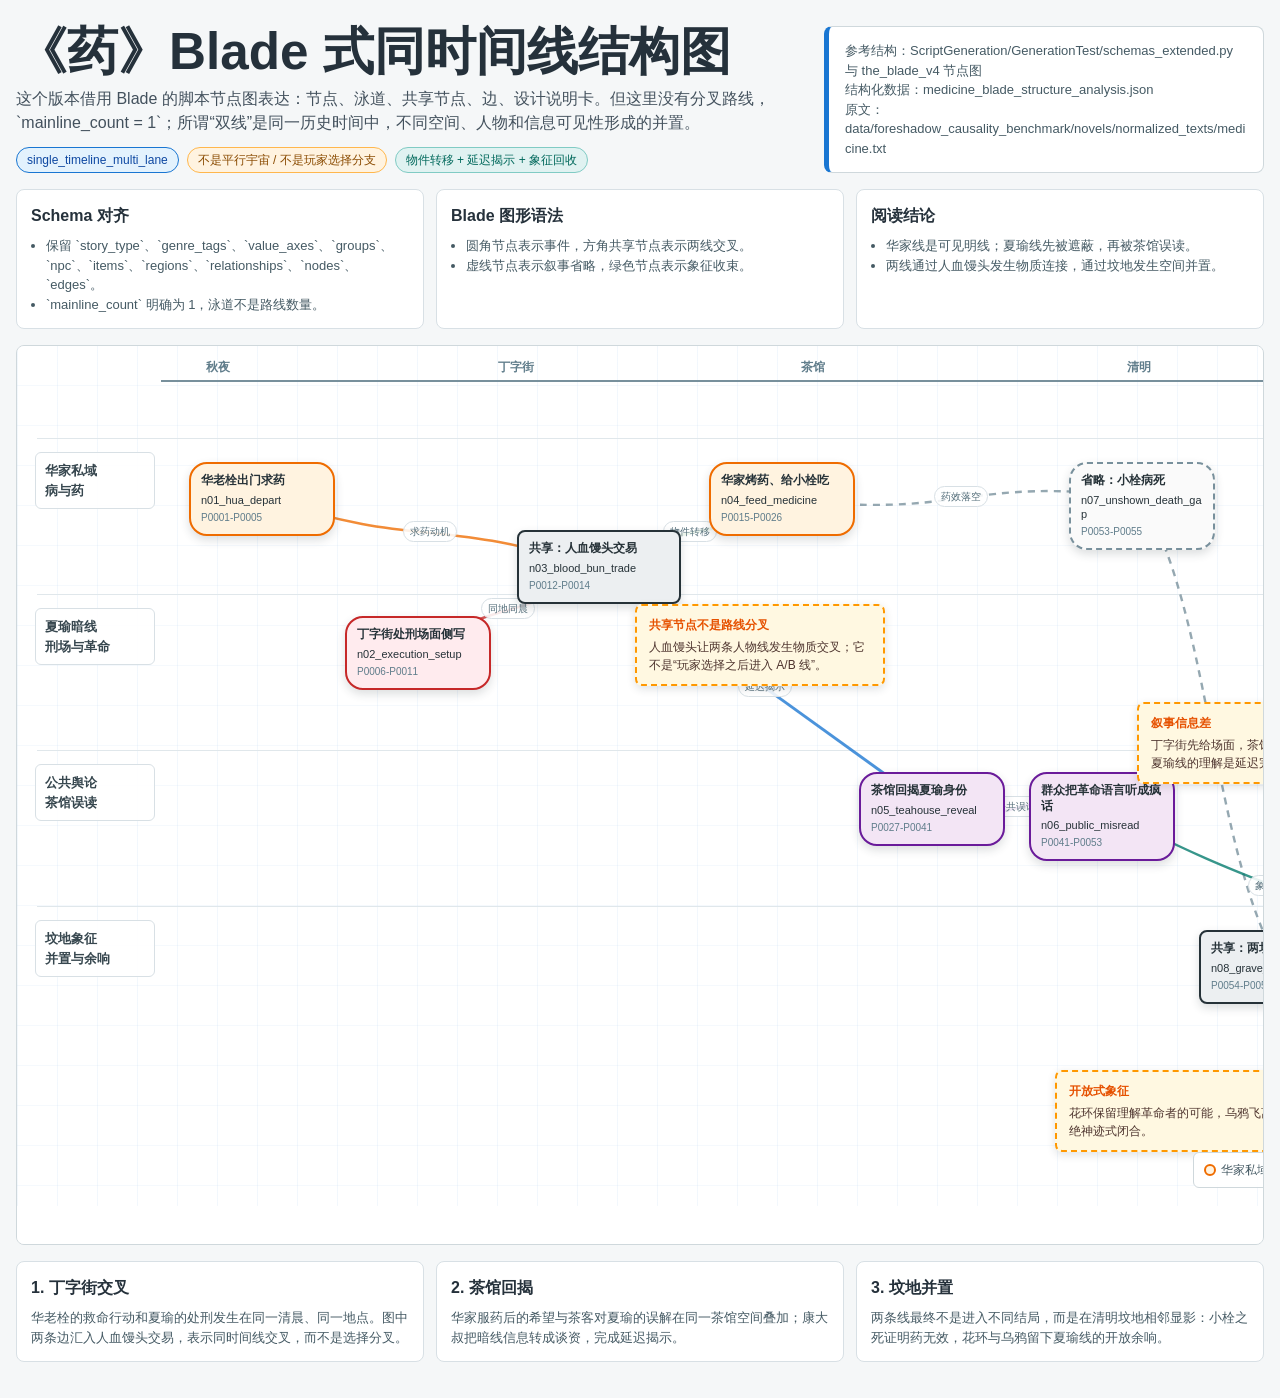
<file: data/foreshadow_causality_benchmark/novels/analysis/medicine_blade_structure_analysis.html>
<!doctype html>
<html lang="zh-CN">
<head>
  <meta charset="utf-8">
  <meta name="viewport" content="width=device-width, initial-scale=1">
  <title>鲁迅《药》Blade 式同时间线结构图</title>
  <style>
    * { box-sizing: border-box; }
    body {
      margin: 0;
      background: #f5f7f8;
      color: #25313b;
      font-family: "Noto Sans CJK SC", "Microsoft YaHei", "PingFang SC", Arial, sans-serif;
      line-height: 1.5;
    }
    main {
      width: min(100% - 32px, 1680px);
      margin: 0 auto;
      padding: 24px 0 36px;
    }
    header {
      display: grid;
      grid-template-columns: minmax(0, 1fr) 440px;
      gap: 18px;
      align-items: end;
      margin-bottom: 16px;
    }
    h1 {
      margin: 0 0 8px;
      font-size: clamp(28px, 4vw, 54px);
      line-height: 1.08;
      letter-spacing: 0;
    }
    p { margin: 0; }
    .subtitle {
      max-width: 980px;
      color: #43515d;
      font-size: 16px;
    }
    .meta-card {
      border: 1px solid #cfd8dc;
      border-left: 5px solid #1976d2;
      border-radius: 8px;
      background: #fff;
      padding: 14px 16px;
      color: #455a64;
      font-size: 13px;
      overflow-wrap: anywhere;
    }
    .pill-row {
      display: flex;
      flex-wrap: wrap;
      gap: 8px;
      margin-top: 12px;
    }
    .pill {
      display: inline-flex;
      align-items: center;
      min-height: 26px;
      padding: 2px 10px;
      border-radius: 999px;
      border: 1px solid #cfd8dc;
      background: #fff;
      color: #37474f;
      font-size: 12px;
      white-space: nowrap;
    }
    .pill.main { border-color: #1976d2; color: #0d47a1; background: #e3f2fd; }
    .pill.warn { border-color: #ffb74d; color: #8a4b00; background: #fff3e0; }
    .pill.symbol { border-color: #80cbc4; color: #00695c; background: #e0f2f1; }
    .top-grid {
      display: grid;
      grid-template-columns: 1fr 1fr 1fr;
      gap: 12px;
      margin-bottom: 16px;
    }
    .info-card {
      background: #fff;
      border: 1px solid #d8e0e5;
      border-radius: 8px;
      padding: 14px;
      min-height: 112px;
    }
    .info-card h2 {
      margin: 0 0 8px;
      font-size: 16px;
      letter-spacing: 0;
    }
    .info-card ul {
      margin: 0;
      padding-left: 1.15em;
      color: #455a64;
      font-size: 13px;
    }
    .graph-wrap {
      position: relative;
      width: 100%;
      height: 900px;
      overflow: auto;
      border: 1px solid #cfd8dc;
      border-radius: 8px;
      background: #fff;
    }
    .graph {
      position: relative;
      width: 1600px;
      height: 860px;
      background:
        linear-gradient(90deg, rgba(25,118,210,.055) 1px, transparent 1px),
        linear-gradient(0deg, rgba(25,118,210,.045) 1px, transparent 1px),
        #fff;
      background-size: 40px 40px;
    }
    svg.edges {
      position: absolute;
      inset: 0;
      width: 1600px;
      height: 860px;
      z-index: 1;
      pointer-events: none;
    }
    .axis {
      position: absolute;
      left: 144px;
      top: 34px;
      right: 38px;
      height: 34px;
      border-top: 2px solid #78909c;
      color: #607d8b;
      font-size: 12px;
    }
    .axis::after {
      content: "";
      position: absolute;
      right: -1px;
      top: -6px;
      border-left: 10px solid #78909c;
      border-top: 5px solid transparent;
      border-bottom: 5px solid transparent;
    }
    .axis span {
      position: absolute;
      top: -24px;
      transform: translateX(-50%);
      white-space: nowrap;
      font-weight: 700;
    }
    .lane {
      position: absolute;
      left: 20px;
      right: 20px;
      height: 116px;
      border-top: 1px solid #e0e7eb;
    }
    .lane-label {
      position: absolute;
      left: 18px;
      width: 120px;
      padding: 8px 9px;
      border-radius: 6px;
      background: rgba(255,255,255,.92);
      border: 1px solid #d8e0e5;
      color: #37474f;
      font-size: 13px;
      font-weight: 800;
      z-index: 4;
    }
    .node {
      position: absolute;
      z-index: 3;
      width: 146px;
      min-height: 72px;
      border: 2px solid #1976d2;
      border-radius: 18px;
      background: #e3f2fd;
      padding: 9px 10px;
      box-shadow: 0 4px 10px rgba(38, 50, 56, .16);
      font-size: 12px;
      line-height: 1.28;
      overflow-wrap: anywhere;
    }
    .node .label {
      display: block;
      font-weight: 800;
      color: #263238;
      margin-bottom: 4px;
    }
    .node .id {
      display: block;
      color: #263238;
      font-size: 11px;
    }
    .node .span {
      display: block;
      color: #607d8b;
      font-size: 10px;
      margin-top: 5px;
    }
    .node.hua { border-color: #ef6c00; background: #fff3e0; }
    .node.xia { border-color: #c62828; background: #ffebee; }
    .node.public { border-color: #6a1b9a; background: #f3e5f5; }
    .node.symbol { border-color: #00796b; background: #e0f2f1; }
    .node.shared {
      width: 164px;
      border-color: #263238;
      background: #eceff1;
      border-radius: 8px;
    }
    .node.gap {
      border-style: dashed;
      border-color: #78909c;
      background: #fafafa;
    }
    .note {
      position: absolute;
      z-index: 5;
      width: 250px;
      border: 2px dashed #ff9800;
      background: #fff8e1;
      border-radius: 7px;
      padding: 10px 12px;
      color: #4e342e;
      font-size: 12px;
      box-shadow: 0 3px 8px rgba(38, 50, 56, .14);
    }
    .note b {
      display: block;
      margin-bottom: 4px;
      color: #e65100;
    }
    .legend {
      position: absolute;
      right: 18px;
      bottom: 18px;
      z-index: 6;
      display: flex;
      flex-wrap: wrap;
      gap: 8px;
      max-width: 610px;
      padding: 8px 10px;
      border: 1px solid #cfd8dc;
      border-radius: 6px;
      background: rgba(255,255,255,.94);
      color: #455a64;
      font-size: 12px;
    }
    .legend-item {
      display: inline-flex;
      align-items: center;
      gap: 5px;
      white-space: nowrap;
    }
    .dot {
      width: 12px;
      height: 12px;
      border-radius: 50%;
      border: 2px solid #666;
    }
    .dot.hua { background: #fff3e0; border-color: #ef6c00; }
    .dot.xia { background: #ffebee; border-color: #c62828; }
    .dot.public { background: #f3e5f5; border-color: #6a1b9a; }
    .dot.symbol { background: #e0f2f1; border-color: #00796b; }
    .dot.shared { background: #eceff1; border-color: #263238; border-radius: 3px; }
    .edge-label {
      position: absolute;
      z-index: 2;
      padding: 2px 6px;
      border-radius: 999px;
      background: rgba(255,255,255,.88);
      border: 1px solid #d8e0e5;
      color: #546e7a;
      font-size: 10px;
      white-space: nowrap;
    }
    .sync-panel {
      display: grid;
      grid-template-columns: repeat(3, minmax(0, 1fr));
      gap: 12px;
      margin-top: 16px;
    }
    .sync-card {
      background: #fff;
      border: 1px solid #d8e0e5;
      border-radius: 8px;
      padding: 14px;
    }
    .sync-card h2 {
      margin: 0 0 8px;
      font-size: 16px;
      letter-spacing: 0;
    }
    .sync-card p {
      color: #455a64;
      font-size: 13px;
    }
    @media (max-width: 980px) {
      main { width: min(100% - 20px, 960px); }
      header, .top-grid, .sync-panel { grid-template-columns: 1fr; }
      .graph-wrap { height: 760px; }
    }
  </style>
</head>
<body>
<main>
  <header>
    <div>
      <h1>《药》Blade 式同时间线结构图</h1>
      <p class="subtitle">这个版本借用 Blade 的脚本节点图表达：节点、泳道、共享节点、边、设计说明卡。但这里没有分叉路线，`mainline_count = 1`；所谓“双线”是同一历史时间中，不同空间、人物和信息可见性形成的并置。</p>
      <div class="pill-row">
        <span class="pill main">single_timeline_multi_lane</span>
        <span class="pill warn">不是平行宇宙 / 不是玩家选择分支</span>
        <span class="pill symbol">物件转移 + 延迟揭示 + 象征回收</span>
      </div>
    </div>
    <aside class="meta-card">
      <p>参考结构：ScriptGeneration/GenerationTest/schemas_extended.py 与 the_blade_v4 节点图</p>
      <p>结构化数据：medicine_blade_structure_analysis.json</p>
      <p>原文：data/foreshadow_causality_benchmark/novels/normalized_texts/medicine.txt</p>
    </aside>
  </header>

  <section class="top-grid">
    <article class="info-card">
      <h2>Schema 对齐</h2>
      <ul>
        <li>保留 `story_type`、`genre_tags`、`value_axes`、`groups`、`npc`、`items`、`regions`、`relationships`、`nodes`、`edges`。</li>
        <li>`mainline_count` 明确为 1，泳道不是路线数量。</li>
      </ul>
    </article>
    <article class="info-card">
      <h2>Blade 图形语法</h2>
      <ul>
        <li>圆角节点表示事件，方角共享节点表示两线交叉。</li>
        <li>虚线节点表示叙事省略，绿色节点表示象征收束。</li>
      </ul>
    </article>
    <article class="info-card">
      <h2>阅读结论</h2>
      <ul>
        <li>华家线是可见明线；夏瑜线先被遮蔽，再被茶馆误读。</li>
        <li>两线通过人血馒头发生物质连接，通过坟地发生空间并置。</li>
      </ul>
    </article>
  </section>

  <section class="graph-wrap" aria-label="《药》Blade 式同时间线节点图">
    <div class="graph" id="graph">
      <svg class="edges" viewBox="0 0 1600 860" aria-hidden="true">
        <defs>
          <marker id="arrow-green" viewBox="0 0 10 10" refX="9" refY="5" markerWidth="6" markerHeight="6" orient="auto-start-reverse">
            <path d="M 0 0 L 10 5 L 0 10 z" fill="#43a047"></path>
          </marker>
          <marker id="arrow-red" viewBox="0 0 10 10" refX="9" refY="5" markerWidth="6" markerHeight="6" orient="auto-start-reverse">
            <path d="M 0 0 L 10 5 L 0 10 z" fill="#c62828"></path>
          </marker>
          <marker id="arrow-blue" viewBox="0 0 10 10" refX="9" refY="5" markerWidth="6" markerHeight="6" orient="auto-start-reverse">
            <path d="M 0 0 L 10 5 L 0 10 z" fill="#1976d2"></path>
          </marker>
        </defs>
      </svg>
      <div class="axis">
        <span style="left:4%">秋夜</span>
        <span style="left:25%">丁字街</span>
        <span style="left:46%">茶馆</span>
        <span style="left:69%">清明</span>
        <span style="left:91%">开放结尾</span>
      </div>
      <div class="lane" style="top:92px"></div>
      <div class="lane" style="top:248px"></div>
      <div class="lane" style="top:404px"></div>
      <div class="lane" style="top:560px"></div>
      <div class="lane-label" style="top:106px">华家私域<br>病与药</div>
      <div class="lane-label" style="top:262px">夏瑜暗线<br>刑场与革命</div>
      <div class="lane-label" style="top:418px">公共舆论<br>茶馆误读</div>
      <div class="lane-label" style="top:574px">坟地象征<br>并置与余响</div>

      <div class="note" style="left:618px;top:258px"><b>共享节点不是路线分叉</b>人血馒头让两条人物线发生物质交叉；它不是“玩家选择之后进入 A/B 线”。</div>
      <div class="note" style="left:1120px;top:356px"><b>叙事信息差</b>丁字街先给场面，茶馆再给身份；读者对夏瑜线的理解是延迟完成的。</div>
      <div class="note" style="left:1038px;top:724px"><b>开放式象征</b>花环保留理解革命者的可能，乌鸦飞离拒绝神迹式闭合。</div>
      <div class="legend">
        <span class="legend-item"><span class="dot hua"></span>华家私域</span>
        <span class="legend-item"><span class="dot xia"></span>夏瑜暗线</span>
        <span class="legend-item"><span class="dot public"></span>公共舆论</span>
        <span class="legend-item"><span class="dot symbol"></span>坟地象征</span>
        <span class="legend-item"><span class="dot shared"></span>共享/交叉节点</span>
      </div>
    </div>
  </section>

  <section class="sync-panel" id="syncPanel"></section>
</main>

<script>
const graphData = {
  nodes: [
    { id: "md_n01_hua_depart", label: "华老栓出门求药", cls: "hua", x: 172, y: 116, span: "P0001-P0005" },
    { id: "md_n02_execution_setup", label: "丁字街处刑场面侧写", cls: "xia", x: 328, y: 270, span: "P0006-P0011" },
    { id: "md_n03_blood_bun_trade", label: "共享：人血馒头交易", cls: "shared", x: 500, y: 184, span: "P0012-P0014" },
    { id: "md_n04_feed_medicine", label: "华家烤药、给小栓吃", cls: "hua", x: 692, y: 116, span: "P0015-P0026" },
    { id: "md_n05_teahouse_reveal", label: "茶馆回揭夏瑜身份", cls: "public", x: 842, y: 426, span: "P0027-P0041" },
    { id: "md_n06_public_misread", label: "群众把革命语言听成疯话", cls: "public", x: 1012, y: 426, span: "P0041-P0053" },
    { id: "md_n07_unshown_death_gap", label: "省略：小栓病死", cls: "hua gap", x: 1052, y: 116, span: "P0053-P0055" },
    { id: "md_n08_grave_adjacency", label: "共享：两坟隔小路相邻", cls: "shared", x: 1182, y: 584, span: "P0054-P0059" },
    { id: "md_n09_wreath", label: "夏瑜坟上红白花环", cls: "symbol", x: 1360, y: 584, span: "P0060-P0062" },
    { id: "md_n10_crow_departure", label: "乌鸦叫后飞向远空", cls: "symbol", x: 1360, y: 728, span: "P0062-P0067" }
  ],
  edges: [
    { from: "md_n01_hua_depart", to: "md_n03_blood_bun_trade", label: "求药动机", color: "#ef6c00", marker: "arrow-green" },
    { from: "md_n02_execution_setup", to: "md_n03_blood_bun_trade", label: "同地同晨", color: "#c62828", marker: "arrow-red" },
    { from: "md_n03_blood_bun_trade", to: "md_n04_feed_medicine", label: "物件转移", color: "#43a047", marker: "arrow-green" },
    { from: "md_n03_blood_bun_trade", to: "md_n05_teahouse_reveal", label: "延迟揭示", color: "#1976d2", marker: "arrow-blue" },
    { from: "md_n04_feed_medicine", to: "md_n07_unshown_death_gap", label: "药效落空", color: "#78909c", marker: "arrow-blue", dashed: true },
    { from: "md_n05_teahouse_reveal", to: "md_n06_public_misread", label: "公共误读", color: "#6a1b9a", marker: "arrow-blue" },
    { from: "md_n07_unshown_death_gap", to: "md_n08_grave_adjacency", label: "死亡显影", color: "#78909c", marker: "arrow-blue", dashed: true },
    { from: "md_n06_public_misread", to: "md_n09_wreath", label: "象征反照", color: "#00796b", marker: "arrow-green" },
    { from: "md_n08_grave_adjacency", to: "md_n09_wreath", label: "空间聚焦", color: "#00796b", marker: "arrow-green" },
    { from: "md_n09_wreath", to: "md_n10_crow_departure", label: "拒绝神迹", color: "#00796b", marker: "arrow-green" }
  ],
  sync: [
    {
      title: "1. 丁字街交叉",
      text: "华老栓的救命行动和夏瑜的处刑发生在同一清晨、同一地点。图中两条边汇入人血馒头交易，表示同时间线交叉，而不是选择分叉。"
    },
    {
      title: "2. 茶馆回揭",
      text: "华家服药后的希望与茶客对夏瑜的误解在同一茶馆空间叠加；康大叔把暗线信息转成谈资，完成延迟揭示。"
    },
    {
      title: "3. 坟地并置",
      text: "两条线最终不是进入不同结局，而是在清明坟地相邻显影：小栓之死证明药无效，花环与乌鸦留下夏瑜线的开放余响。"
    }
  ]
};

const graphEl = document.getElementById("graph");
const svg = document.querySelector("svg.edges");
const nodeById = Object.fromEntries(graphData.nodes.map((node) => [node.id, node]));

function nodeSize(node) {
  if (node.cls.includes("shared")) return { width: 164, height: 76 };
  return { width: 146, height: 72 };
}

function center(node) {
  const size = nodeSize(node);
  return { x: node.x + size.width / 2, y: node.y + size.height / 2 };
}

function drawEdge(edge) {
  const source = nodeById[edge.from];
  const target = nodeById[edge.to];
  if (!source || !target) return;
  const a = center(source);
  const b = center(target);
  const path = document.createElementNS("http://www.w3.org/2000/svg", "path");
  const midX = (a.x + b.x) / 2;
  const bend = Math.min(120, Math.abs(b.y - a.y) * 0.42 + 24);
  const d = `M ${a.x} ${a.y} C ${midX} ${a.y + Math.sign(b.y - a.y || 1) * bend}, ${midX} ${b.y - Math.sign(b.y - a.y || 1) * bend}, ${b.x} ${b.y}`;
  path.setAttribute("d", d);
  path.setAttribute("fill", "none");
  path.setAttribute("stroke", edge.color);
  path.setAttribute("stroke-width", edge.from === "md_n03_blood_bun_trade" ? "3" : "2.4");
  path.setAttribute("marker-end", `url(#${edge.marker})`);
  path.setAttribute("opacity", ".78");
  if (edge.dashed) path.setAttribute("stroke-dasharray", "7 6");
  svg.appendChild(path);

  const label = document.createElement("div");
  label.className = "edge-label";
  label.textContent = edge.label;
  label.style.left = `${(a.x + b.x) / 2 - 28}px`;
  label.style.top = `${(a.y + b.y) / 2 - 12}px`;
  graphEl.appendChild(label);
}

for (const edge of graphData.edges) drawEdge(edge);

for (const node of graphData.nodes) {
  const el = document.createElement("div");
  el.className = `node ${node.cls}`;
  el.style.left = `${node.x}px`;
  el.style.top = `${node.y}px`;
  el.innerHTML = `<span class="label">${node.label}</span><span class="id">${node.id.replace("md_", "")}</span><span class="span">${node.span}</span>`;
  graphEl.appendChild(el);
}

document.getElementById("syncPanel").innerHTML = graphData.sync
  .map((item) => `<article class="sync-card"><h2>${item.title}</h2><p>${item.text}</p></article>`)
  .join("");
</script>
</body>
</html>
</file>
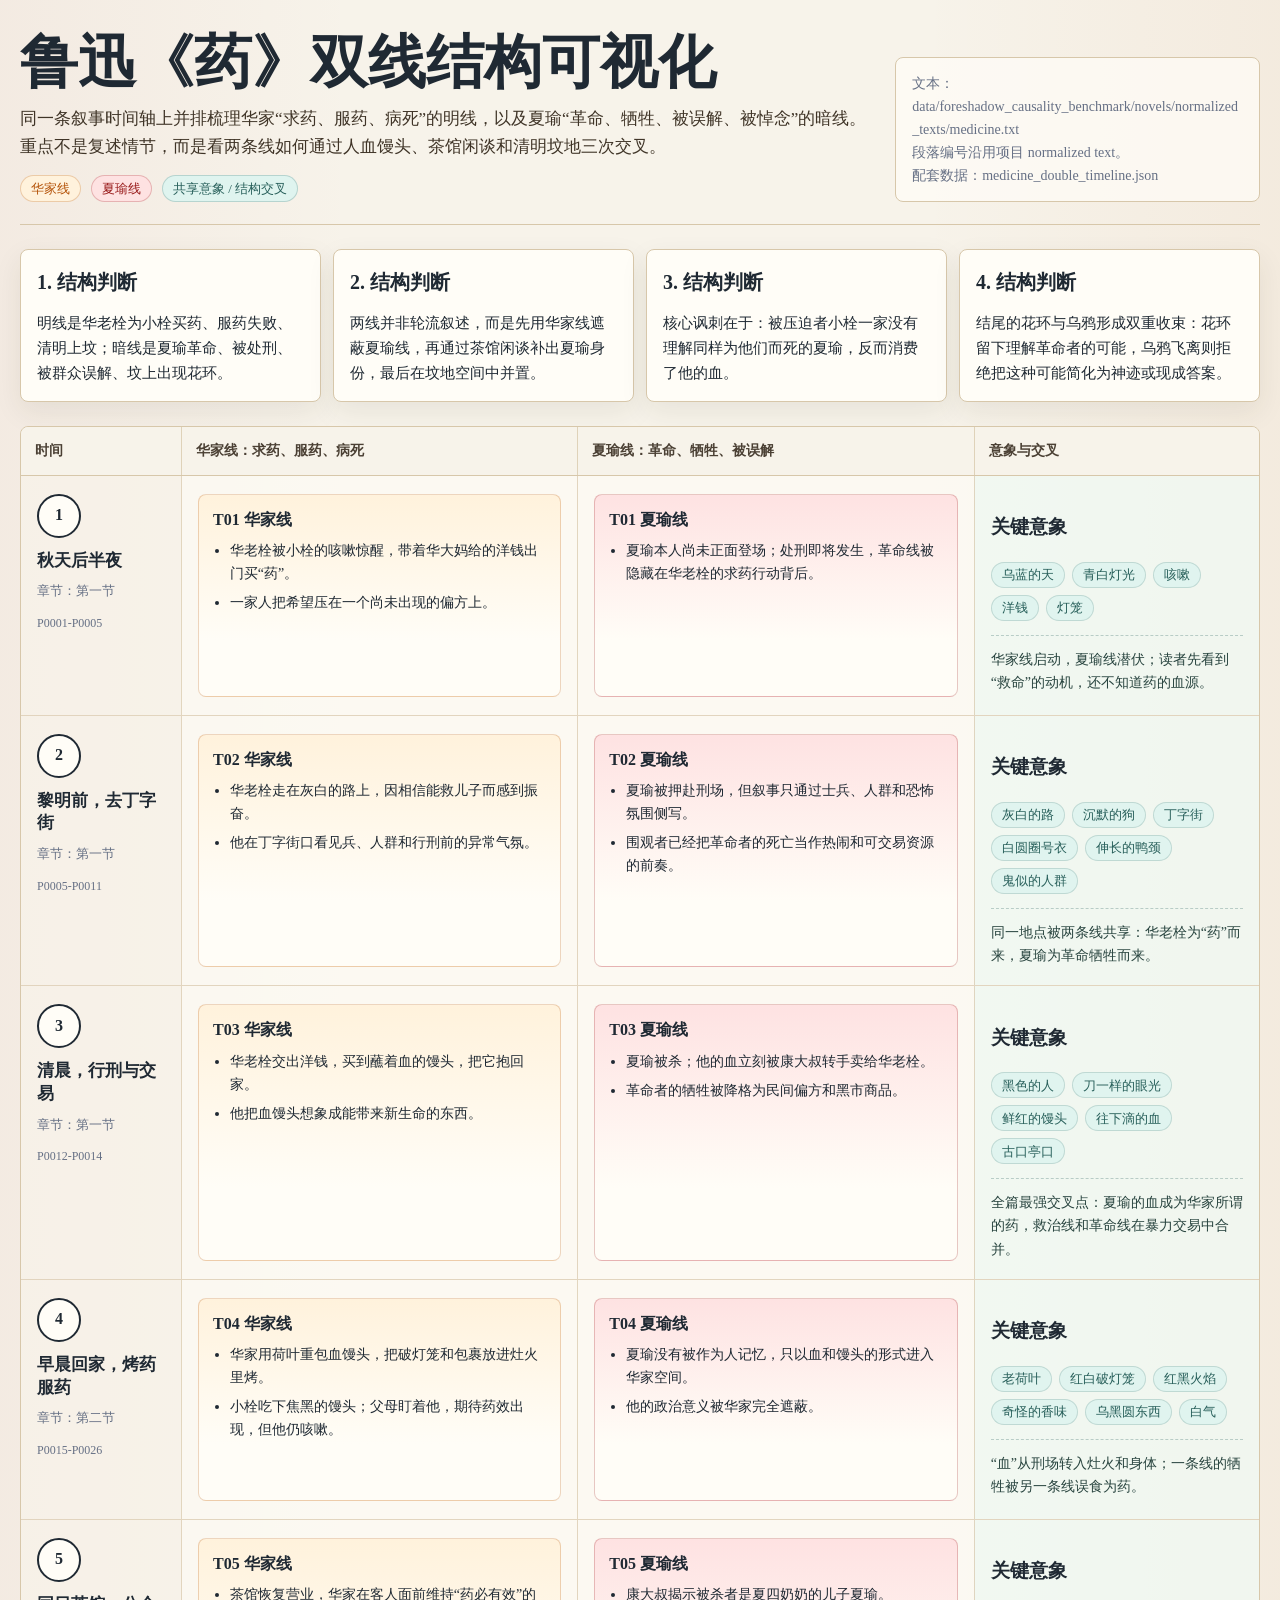
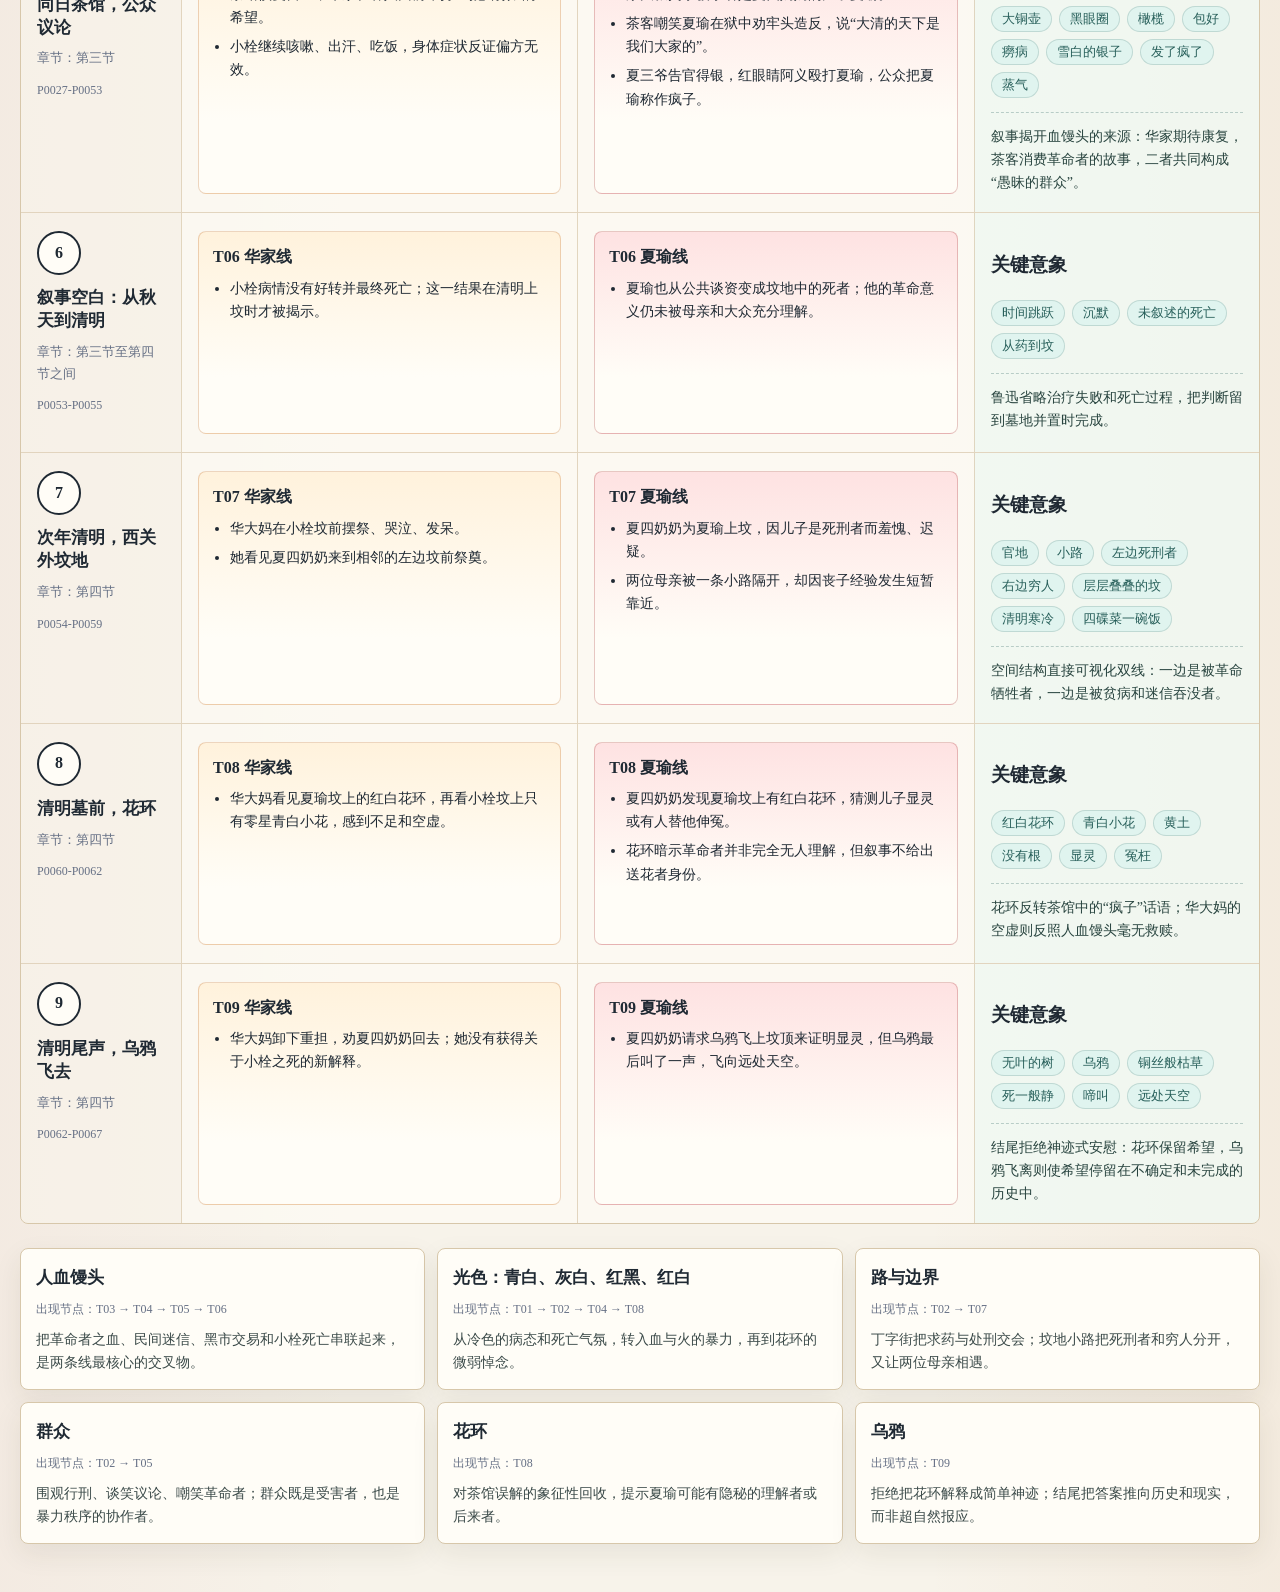
<file: data/foreshadow_causality_benchmark/novels/analysis/medicine_double_timeline.html>
<!doctype html>
<html lang="zh-CN">
<head>
  <meta charset="utf-8">
  <meta name="viewport" content="width=device-width, initial-scale=1">
  <title>鲁迅《药》双线结构可视化</title>
  <style>
    :root {
      color-scheme: light;
      --bg: #f7f3ea;
      --panel: #fffdf7;
      --ink: #1f2933;
      --muted: #667085;
      --line: #d7c7aa;
      --hua: #b45309;
      --hua-soft: #fff2dc;
      --xia: #991b1b;
      --xia-soft: #fee2e2;
      --symbol: #275f5a;
      --symbol-soft: #dff4ef;
      --shadow: 0 10px 28px rgba(54, 45, 31, 0.08);
    }

    * {
      box-sizing: border-box;
    }

    html,
    body {
      overflow-x: hidden;
    }

    body {
      margin: 0;
      background:
        linear-gradient(90deg, rgba(153, 27, 27, 0.04), transparent 28%, transparent 72%, rgba(180, 83, 9, 0.05)),
        var(--bg);
      color: var(--ink);
      font-family: "Noto Serif SC", "Songti SC", "STSong", Georgia, serif;
      line-height: 1.65;
    }

    main {
      width: min(1440px, calc(100% - 40px));
      margin: 0 auto;
      padding: 32px 0 48px;
    }

    header {
      display: grid;
      grid-template-columns: minmax(0, 1.4fr) minmax(300px, 0.6fr);
      gap: 24px;
      align-items: end;
      border-bottom: 1px solid var(--line);
      padding-bottom: 22px;
      margin-bottom: 22px;
    }

    h1 {
      margin: 0 0 10px;
      font-size: clamp(30px, 5vw, 58px);
      line-height: 1.08;
      letter-spacing: 0;
    }

    h2 {
      margin: 0 0 12px;
      font-size: 20px;
      letter-spacing: 0;
    }

    p {
      margin: 0;
    }

    .dek {
      max-width: 860px;
      color: #3f3427;
      font-size: 17px;
    }

    .meta {
      background: rgba(255, 253, 247, 0.74);
      border: 1px solid var(--line);
      border-radius: 8px;
      padding: 14px 16px;
      font-size: 14px;
      color: var(--muted);
      overflow-wrap: anywhere;
    }

    .legend {
      display: flex;
      flex-wrap: wrap;
      gap: 10px;
      margin-top: 14px;
    }

    .legend span,
    .tag {
      display: inline-flex;
      align-items: center;
      min-height: 26px;
      border-radius: 999px;
      padding: 2px 10px;
      font-size: 13px;
      white-space: nowrap;
    }

    .legend .hua {
      color: var(--hua);
      background: var(--hua-soft);
      border: 1px solid rgba(180, 83, 9, 0.25);
    }

    .legend .xia {
      color: var(--xia);
      background: var(--xia-soft);
      border: 1px solid rgba(153, 27, 27, 0.24);
    }

    .legend .symbol {
      color: var(--symbol);
      background: var(--symbol-soft);
      border: 1px solid rgba(39, 95, 90, 0.22);
    }

    .reading {
      display: grid;
      grid-template-columns: repeat(4, minmax(0, 1fr));
      gap: 12px;
      margin: 24px 0;
    }

    .reading-card {
      min-height: 132px;
      padding: 16px;
      background: var(--panel);
      border: 1px solid var(--line);
      border-radius: 8px;
      box-shadow: var(--shadow);
      font-size: 15px;
    }

    .timeline-shell {
      position: relative;
      background: rgba(255, 253, 247, 0.64);
      border: 1px solid var(--line);
      border-radius: 8px;
      overflow: hidden;
    }

    .timeline-head,
    .row {
      display: grid;
      grid-template-columns: 160px minmax(0, 1fr) minmax(0, 1fr) minmax(220px, 0.72fr);
    }

    .timeline-head {
      position: sticky;
      top: 0;
      z-index: 5;
      background: rgba(247, 243, 234, 0.96);
      border-bottom: 1px solid var(--line);
      backdrop-filter: blur(12px);
    }

    .timeline-head div {
      padding: 12px 14px;
      font-size: 14px;
      font-weight: 700;
      color: #4b4034;
      border-left: 1px solid rgba(215, 199, 170, 0.75);
    }

    .timeline-head div:first-child {
      border-left: 0;
    }

    .row {
      min-height: 240px;
      border-bottom: 1px solid rgba(215, 199, 170, 0.7);
    }

    .row:last-child {
      border-bottom: 0;
    }

    .cell {
      position: relative;
      padding: 18px 16px;
      border-left: 1px solid rgba(215, 199, 170, 0.7);
    }

    .cell:first-child {
      border-left: 0;
    }

    .time-cell {
      background: rgba(239, 232, 217, 0.38);
    }

    .time-index {
      width: 44px;
      height: 44px;
      display: grid;
      place-items: center;
      border: 2px solid var(--ink);
      border-radius: 50%;
      font-weight: 800;
      margin-bottom: 12px;
      background: var(--panel);
    }

    .time-label {
      font-weight: 800;
      font-size: 17px;
      line-height: 1.35;
      margin-bottom: 8px;
    }

    .section {
      font-size: 13px;
      color: var(--muted);
    }

    .event-card {
      height: 100%;
      border-radius: 8px;
      padding: 14px 14px 12px;
      border: 1px solid transparent;
      background: var(--panel);
    }

    .hua-card {
      border-color: rgba(180, 83, 9, 0.24);
      background: linear-gradient(180deg, var(--hua-soft), var(--panel) 72%);
    }

    .xia-card {
      border-color: rgba(153, 27, 27, 0.24);
      background: linear-gradient(180deg, var(--xia-soft), var(--panel) 72%);
    }

    .event-card h3 {
      margin: 0 0 9px;
      font-size: 16px;
      line-height: 1.35;
      letter-spacing: 0;
    }

    .event-card ul {
      margin: 0;
      padding-left: 1.2em;
      font-size: 14px;
    }

    .event-card li + li {
      margin-top: 6px;
    }

    .symbol-cell {
      background: rgba(223, 244, 239, 0.38);
    }

    .symbols {
      display: flex;
      flex-wrap: wrap;
      gap: 7px;
      margin: 10px 0 14px;
    }

    .tag {
      color: var(--symbol);
      background: rgba(223, 244, 239, 0.92);
      border: 1px solid rgba(39, 95, 90, 0.18);
      line-height: 1.35;
    }

    .cross {
      padding-top: 12px;
      border-top: 1px dashed rgba(39, 95, 90, 0.28);
      font-size: 14px;
      color: #28443f;
    }

    .spans {
      margin-top: 12px;
      font-size: 12px;
      color: var(--muted);
    }

    .symbol-arcs {
      display: grid;
      grid-template-columns: repeat(3, minmax(0, 1fr));
      gap: 12px;
      margin-top: 24px;
    }

    .arc-card {
      background: var(--panel);
      border: 1px solid var(--line);
      border-radius: 8px;
      padding: 15px;
      box-shadow: var(--shadow);
    }

    .arc-card h3 {
      margin: 0 0 8px;
      font-size: 17px;
      letter-spacing: 0;
    }

    .arc-card p {
      font-size: 14px;
      color: #3b4a49;
    }

    .arc-steps {
      color: var(--muted);
      font-size: 12px;
      margin-bottom: 8px;
    }

    @media (max-width: 1020px) {
      main {
        width: min(100% - 24px, 980px);
      }

      header,
      .reading,
      .symbol-arcs {
        grid-template-columns: 1fr;
      }

      .timeline-shell {
        overflow-x: auto;
      }

      .timeline-head,
      .row {
        min-width: 980px;
      }
    }

    @media print {
      body {
        background: white;
      }

      main {
        width: 100%;
        padding: 0;
      }

      .timeline-head {
        position: static;
      }

      .reading-card,
      .arc-card,
      .timeline-shell {
        box-shadow: none;
      }
    }
  </style>
</head>
<body>
  <main>
    <header>
      <div>
        <h1>鲁迅《药》双线结构可视化</h1>
        <p class="dek">同一条叙事时间轴上并排梳理华家“求药、服药、病死”的明线，以及夏瑜“革命、牺牲、被误解、被悼念”的暗线。重点不是复述情节，而是看两条线如何通过人血馒头、茶馆闲谈和清明坟地三次交叉。</p>
        <div class="legend">
          <span class="hua">华家线</span>
          <span class="xia">夏瑜线</span>
          <span class="symbol">共享意象 / 结构交叉</span>
        </div>
      </div>
      <div class="meta">
        <p>文本：data/foreshadow_causality_benchmark/novels/normalized_texts/medicine.txt</p>
        <p>段落编号沿用项目 normalized text。</p>
        <p>配套数据：medicine_double_timeline.json</p>
      </div>
    </header>

    <section class="reading" id="reading"></section>

    <section class="timeline-shell" aria-label="《药》双线结构平行时间轴">
      <div class="timeline-head">
        <div>时间</div>
        <div>华家线：求药、服药、病死</div>
        <div>夏瑜线：革命、牺牲、被误解</div>
        <div>意象与交叉</div>
      </div>
      <div id="timeline"></div>
    </section>

    <section class="symbol-arcs" id="symbolArcs" aria-label="重要意象回环"></section>
  </main>

  <script>
    const data = {
      structural_reading: [
        "明线是华老栓为小栓买药、服药失败、清明上坟；暗线是夏瑜革命、被处刑、被群众误解、坟上出现花环。",
        "两线并非轮流叙述，而是先用华家线遮蔽夏瑜线，再通过茶馆闲谈补出夏瑜身份，最后在坟地空间中并置。",
        "核心讽刺在于：被压迫者小栓一家没有理解同样为他们而死的夏瑜，反而消费了他的血。",
        "结尾的花环与乌鸦形成双重收束：花环留下理解革命者的可能，乌鸦飞离则拒绝把这种可能简化为神迹或现成答案。"
      ],
      timeline: [
        {
          id: "T01",
          time_label: "秋天后半夜",
          section: "第一节",
          source_spans: ["P0001-P0005"],
          hua_events: ["华老栓被小栓的咳嗽惊醒，带着华大妈给的洋钱出门买“药”。", "一家人把希望压在一个尚未出现的偏方上。"],
          xia_events: ["夏瑜本人尚未正面登场；处刑即将发生，革命线被隐藏在华老栓的求药行动背后。"],
          key_imagery: ["乌蓝的天", "青白灯光", "咳嗽", "洋钱", "灯笼"],
          cross_relation: "华家线启动，夏瑜线潜伏；读者先看到“救命”的动机，还不知道药的血源。"
        },
        {
          id: "T02",
          time_label: "黎明前，去丁字街",
          section: "第一节",
          source_spans: ["P0005-P0011"],
          hua_events: ["华老栓走在灰白的路上，因相信能救儿子而感到振奋。", "他在丁字街口看见兵、人群和行刑前的异常气氛。"],
          xia_events: ["夏瑜被押赴刑场，但叙事只通过士兵、人群和恐怖氛围侧写。", "围观者已经把革命者的死亡当作热闹和可交易资源的前奏。"],
          key_imagery: ["灰白的路", "沉默的狗", "丁字街", "白圆圈号衣", "伸长的鸭颈", "鬼似的人群"],
          cross_relation: "同一地点被两条线共享：华老栓为“药”而来，夏瑜为革命牺牲而来。"
        },
        {
          id: "T03",
          time_label: "清晨，行刑与交易",
          section: "第一节",
          source_spans: ["P0012-P0014"],
          hua_events: ["华老栓交出洋钱，买到蘸着血的馒头，把它抱回家。", "他把血馒头想象成能带来新生命的东西。"],
          xia_events: ["夏瑜被杀；他的血立刻被康大叔转手卖给华老栓。", "革命者的牺牲被降格为民间偏方和黑市商品。"],
          key_imagery: ["黑色的人", "刀一样的眼光", "鲜红的馒头", "往下滴的血", "古口亭口"],
          cross_relation: "全篇最强交叉点：夏瑜的血成为华家所谓的药，救治线和革命线在暴力交易中合并。"
        },
        {
          id: "T04",
          time_label: "早晨回家，烤药服药",
          section: "第二节",
          source_spans: ["P0015-P0026"],
          hua_events: ["华家用荷叶重包血馒头，把破灯笼和包裹放进灶火里烤。", "小栓吃下焦黑的馒头；父母盯着他，期待药效出现，但他仍咳嗽。"],
          xia_events: ["夏瑜没有被作为人记忆，只以血和馒头的形式进入华家空间。", "他的政治意义被华家完全遮蔽。"],
          key_imagery: ["老荷叶", "红白破灯笼", "红黑火焰", "奇怪的香味", "乌黑圆东西", "白气"],
          cross_relation: "“血”从刑场转入灶火和身体；一条线的牺牲被另一条线误食为药。"
        },
        {
          id: "T05",
          time_label: "同日茶馆，公众议论",
          section: "第三节",
          source_spans: ["P0027-P0053"],
          hua_events: ["茶馆恢复营业，华家在客人面前维持“药必有效”的希望。", "小栓继续咳嗽、出汗、吃饭，身体症状反证偏方无效。"],
          xia_events: ["康大叔揭示被杀者是夏四奶奶的儿子夏瑜。", "茶客嘲笑夏瑜在狱中劝牢头造反，说“大清的天下是我们大家的”。", "夏三爷告官得银，红眼睛阿义殴打夏瑜，公众把夏瑜称作疯子。"],
          key_imagery: ["大铜壶", "黑眼圈", "橄榄", "包好", "癆病", "雪白的银子", "发了疯了", "蒸气"],
          cross_relation: "叙事揭开血馒头的来源：华家期待康复，茶客消费革命者的故事，二者共同构成“愚昧的群众”。"
        },
        {
          id: "T06",
          time_label: "叙事空白：从秋天到清明",
          section: "第三节至第四节之间",
          source_spans: ["P0053-P0055"],
          hua_events: ["小栓病情没有好转并最终死亡；这一结果在清明上坟时才被揭示。"],
          xia_events: ["夏瑜也从公共谈资变成坟地中的死者；他的革命意义仍未被母亲和大众充分理解。"],
          key_imagery: ["时间跳跃", "沉默", "未叙述的死亡", "从药到坟"],
          cross_relation: "鲁迅省略治疗失败和死亡过程，把判断留到墓地并置时完成。"
        },
        {
          id: "T07",
          time_label: "次年清明，西关外坟地",
          section: "第四节",
          source_spans: ["P0054-P0059"],
          hua_events: ["华大妈在小栓坟前摆祭、哭泣、发呆。", "她看见夏四奶奶来到相邻的左边坟前祭奠。"],
          xia_events: ["夏四奶奶为夏瑜上坟，因儿子是死刑者而羞愧、迟疑。", "两位母亲被一条小路隔开，却因丧子经验发生短暂靠近。"],
          key_imagery: ["官地", "小路", "左边死刑者", "右边穷人", "层层叠叠的坟", "清明寒冷", "四碟菜一碗饭"],
          cross_relation: "空间结构直接可视化双线：一边是被革命牺牲者，一边是被贫病和迷信吞没者。"
        },
        {
          id: "T08",
          time_label: "清明墓前，花环",
          section: "第四节",
          source_spans: ["P0060-P0062"],
          hua_events: ["华大妈看见夏瑜坟上的红白花环，再看小栓坟上只有零星青白小花，感到不足和空虚。"],
          xia_events: ["夏四奶奶发现夏瑜坟上有红白花环，猜测儿子显灵或有人替他伸冤。", "花环暗示革命者并非完全无人理解，但叙事不给出送花者身份。"],
          key_imagery: ["红白花环", "青白小花", "黄土", "没有根", "显灵", "冤枉"],
          cross_relation: "花环反转茶馆中的“疯子”话语；华大妈的空虚则反照人血馒头毫无救赎。"
        },
        {
          id: "T09",
          time_label: "清明尾声，乌鸦飞去",
          section: "第四节",
          source_spans: ["P0062-P0067"],
          hua_events: ["华大妈卸下重担，劝夏四奶奶回去；她没有获得关于小栓之死的新解释。"],
          xia_events: ["夏四奶奶请求乌鸦飞上坟顶来证明显灵，但乌鸦最后叫了一声，飞向远处天空。"],
          key_imagery: ["无叶的树", "乌鸦", "铜丝般枯草", "死一般静", "啼叫", "远处天空"],
          cross_relation: "结尾拒绝神迹式安慰：花环保留希望，乌鸦飞离则使希望停留在不确定和未完成的历史中。"
        }
      ],
      symbol_arcs: [
        { symbol: "人血馒头", appears_in: ["T03", "T04", "T05", "T06"], function: "把革命者之血、民间迷信、黑市交易和小栓死亡串联起来，是两条线最核心的交叉物。" },
        { symbol: "光色：青白、灰白、红黑、红白", appears_in: ["T01", "T02", "T04", "T08"], function: "从冷色的病态和死亡气氛，转入血与火的暴力，再到花环的微弱悼念。" },
        { symbol: "路与边界", appears_in: ["T02", "T07"], function: "丁字街把求药与处刑交会；坟地小路把死刑者和穷人分开，又让两位母亲相遇。" },
        { symbol: "群众", appears_in: ["T02", "T05"], function: "围观行刑、谈笑议论、嘲笑革命者；群众既是受害者，也是暴力秩序的协作者。" },
        { symbol: "花环", appears_in: ["T08"], function: "对茶馆误解的象征性回收，提示夏瑜可能有隐秘的理解者或后来者。" },
        { symbol: "乌鸦", appears_in: ["T09"], function: "拒绝把花环解释成简单神迹；结尾把答案推向历史和现实，而非超自然报应。" }
      ]
    };

    const makeList = (items) => `<ul>${items.map((item) => `<li>${item}</li>`).join("")}</ul>`;

    document.getElementById("reading").innerHTML = data.structural_reading
      .map((item, index) => `<article class="reading-card"><h2>${index + 1}. 结构判断</h2><p>${item}</p></article>`)
      .join("");

    document.getElementById("timeline").innerHTML = data.timeline
      .map((node, index) => `
        <article class="row" id="${node.id}">
          <div class="cell time-cell">
            <div class="time-index">${index + 1}</div>
            <div class="time-label">${node.time_label}</div>
            <div class="section">章节：${node.section}</div>
            <div class="spans">${node.source_spans.join(" / ")}</div>
          </div>
          <div class="cell">
            <div class="event-card hua-card">
              <h3>${node.id} 华家线</h3>
              ${makeList(node.hua_events)}
            </div>
          </div>
          <div class="cell">
            <div class="event-card xia-card">
              <h3>${node.id} 夏瑜线</h3>
              ${makeList(node.xia_events)}
            </div>
          </div>
          <div class="cell symbol-cell">
            <h3>关键意象</h3>
            <div class="symbols">${node.key_imagery.map((symbol) => `<span class="tag">${symbol}</span>`).join("")}</div>
            <div class="cross">${node.cross_relation}</div>
          </div>
        </article>
      `)
      .join("");

    document.getElementById("symbolArcs").innerHTML = data.symbol_arcs
      .map((arc) => `
        <article class="arc-card">
          <h3>${arc.symbol}</h3>
          <div class="arc-steps">出现节点：${arc.appears_in.join(" → ")}</div>
          <p>${arc.function}</p>
        </article>
      `)
      .join("");
  </script>
</body>
</html>
</file>
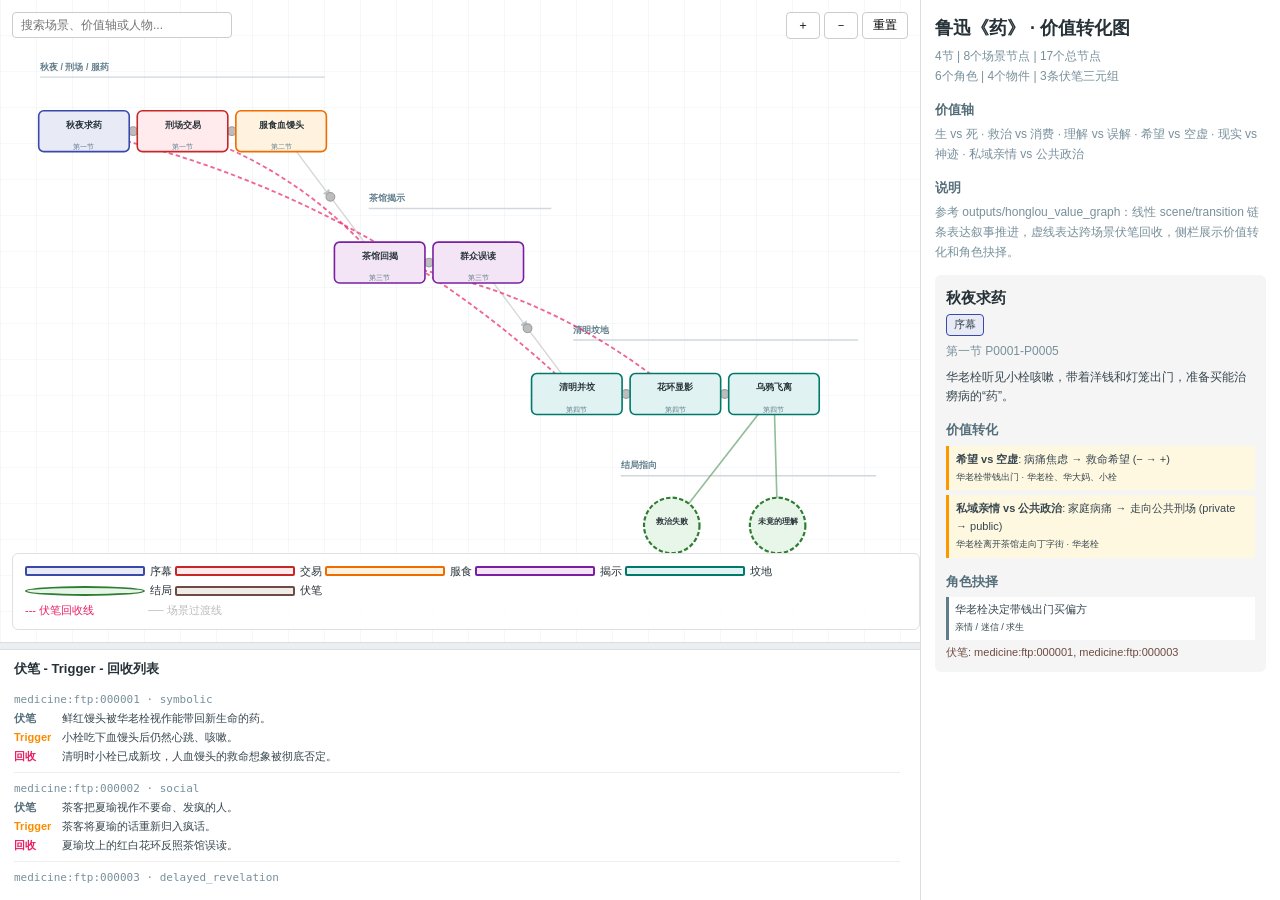
<file: data/foreshadow_causality_benchmark/novels/analysis/medicine_value_graph_visualization.html>
<!doctype html>
<html lang="zh-CN">
<head>
<meta charset="utf-8">
<meta name="viewport" content="width=device-width, initial-scale=1">
<title>鲁迅《药》 · 价值转化图</title>
<style>
* { box-sizing: border-box; margin: 0; padding: 0; }
body {
  width: 100vw;
  height: 100vh;
  overflow: hidden;
  background: #fafafa;
  color: #263238;
  font-family: "Segoe UI", Tahoma, Geneva, Verdana, "Noto Sans CJK SC", "Microsoft YaHei", sans-serif;
}
#app { display: flex; width: 100%; height: 100%; }
#graph-panel { flex: 1; min-width: 0; display: flex; flex-direction: column; }
#graph-canvas {
  flex: 1;
  min-height: 0;
  position: relative;
  background:
    linear-gradient(90deg, rgba(96,125,139,.06) 1px, transparent 1px),
    linear-gradient(0deg, rgba(96,125,139,.05) 1px, transparent 1px),
    #fff;
  background-size: 36px 36px;
}
svg#main-svg { width: 100%; height: 100%; display: block; }
#sidebar {
  width: 360px;
  min-width: 300px;
  border-left: 1px solid #ddd;
  overflow-y: auto;
  padding: 16px 14px;
  background: #fff;
}
#sidebar h1 { font-size: 18px; color: #263238; margin-bottom: 6px; }
#sidebar h2 { font-size: 13px; color: #546e7a; margin: 14px 0 5px; }
#sidebar .stat { font-size: 12px; color: #78909c; line-height: 1.7; }
#detail {
  margin-top: 12px;
  padding: 11px;
  background: #f5f5f5;
  border-radius: 6px;
  font-size: 12px;
  line-height: 1.58;
  color: #37474f;
}
#detail .title { font-size: 15px; font-weight: 700; color: #263238; }
#detail .group {
  display: inline-block;
  margin: 5px 0;
  padding: 1px 7px;
  border-radius: 4px;
  font-size: 11px;
}
#detail .vt {
  margin: 5px 0;
  padding: 5px 7px;
  border-left: 3px solid #ff9800;
  font-size: 11px;
  background: #fff8e1;
}
#detail .decision {
  margin: 4px 0;
  padding: 4px 6px;
  border-left: 3px solid #607d8b;
  background: #fff;
  font-size: 11px;
}
#detail .ref { font-size: 11px; color: #6d4c41; margin-top: 4px; }
#legend {
  position: absolute;
  left: 12px;
  bottom: 12px;
  padding: 8px 12px;
  background: rgba(255,255,255,.94);
  border-radius: 6px;
  border: 1px solid #e0e0e0;
  font-size: 11px;
  line-height: 1.8;
  z-index: 4;
}
#legend span { display: inline-block; min-width: 120px; }
#legend .dot {
  display: inline-block;
  width: 10px;
  height: 10px;
  border-radius: 2px;
  margin-right: 5px;
  vertical-align: middle;
  position: relative;
  top: -1px;
}
#legend .dot.ending { border-radius: 50%; }
#controls {
  position: absolute;
  right: 12px;
  top: 12px;
  display: flex;
  gap: 4px;
  z-index: 5;
}
#controls button {
  padding: 4px 10px;
  border: 1px solid #ccc;
  border-radius: 4px;
  background: #fff;
  cursor: pointer;
  font-size: 12px;
}
#controls button:hover { background: #f5f5f5; }
#search { position: absolute; left: 12px; top: 12px; z-index: 5; }
#search input {
  padding: 5px 8px;
  border: 1px solid #ccc;
  border-radius: 4px;
  width: 220px;
  font-size: 12px;
}
#panel-resizer {
  height: 8px;
  border-top: 1px solid #ddd;
  border-bottom: 1px solid #ddd;
  background: #eceff1;
  cursor: row-resize;
  flex: 0 0 auto;
}
#foreshadow-panel {
  height: 250px;
  min-height: 120px;
  max-height: 70vh;
  background: #fff;
  padding: 10px 14px;
  overflow: hidden;
  display: flex;
  flex-direction: column;
}
#foreshadow-panel h2 { font-size: 13px; color: #263238; margin-bottom: 6px; }
#foreshadow-list {
  flex: 1;
  min-height: 0;
  overflow-y: auto;
  padding-right: 6px;
}
.foreshadow-item {
  padding: 7px 0;
  border-bottom: 1px solid #eee;
  font-size: 11px;
  line-height: 1.55;
  color: #37474f;
}
.foreshadow-item .meta { color: #78909c; font-family: Consolas, "SFMono-Regular", monospace; }
.foreshadow-item .stage { margin-top: 2px; }
.foreshadow-item .stage-label { display: inline-block; min-width: 48px; font-weight: 700; color: #546e7a; }
.foreshadow-item .trigger .stage-label { color: #fb8c00; }
.foreshadow-item .payoff .stage-label { color: #e91e63; }
.edge-label { font-size: 10px; fill: #78909c; pointer-events: none; }
.tooltip {
  position: absolute;
  pointer-events: none;
  padding: 6px 8px;
  background: rgba(33,33,33,.88);
  color: #fff;
  border-radius: 4px;
  font-size: 11px;
  max-width: 260px;
  line-height: 1.4;
  display: none;
  z-index: 10;
}
</style>
</head>
<body>
<div id="app">
  <div id="graph-panel">
    <div id="graph-canvas">
      <svg id="main-svg" viewBox="0 0 1260 820" aria-label="《药》价值转化图"></svg>
      <div id="search"><input type="text" placeholder="搜索场景、价值轴或人物..." id="search-input"></div>
      <div id="controls">
        <button type="button" onclick="zoomIn()">＋</button>
        <button type="button" onclick="zoomOut()">－</button>
        <button type="button" onclick="zoomReset()">重置</button>
      </div>
      <div id="legend"></div>
      <div class="tooltip" id="tooltip"></div>
    </div>
    <div id="panel-resizer" title="拖拽调整伏笔列表高度"></div>
    <div id="foreshadow-panel">
      <h2>伏笔 - Trigger - 回收列表</h2>
      <div id="foreshadow-list"></div>
    </div>
  </div>
  <aside id="sidebar">
    <h1>鲁迅《药》 · 价值转化图</h1>
    <p class="stat">4节 | 8个场景节点 | 17个总节点</p>
    <p class="stat">6个角色 | 4个物件 | 3条伏笔三元组</p>
    <h2>价值轴</h2>
    <p class="stat">生 vs 死 · 救治 vs 消费 · 理解 vs 误解 · 希望 vs 空虚 · 现实 vs 神迹 · 私域亲情 vs 公共政治</p>
    <h2>说明</h2>
    <p class="stat">参考 outputs/honglou_value_graph：线性 scene/transition 链条表达叙事推进，虚线表达跨场景伏笔回收，侧栏展示价值转化和角色抉择。</p>
    <div id="detail"><em>点击节点查看详情</em></div>
  </aside>
</div>

<script>
const data = {
  groups: {
    Prologue: { fill: "#e8eaf6", stroke: "#3949ab", label: "序幕" },
    Act1_Trade: { fill: "#ffebee", stroke: "#c62828", label: "交易" },
    Act2_Consumption: { fill: "#fff3e0", stroke: "#ef6c00", label: "服食" },
    Act3_Reveal: { fill: "#f3e5f5", stroke: "#7b1fa2", label: "揭示" },
    Act4_Grave: { fill: "#e0f2f1", stroke: "#00796b", label: "坟地" },
    Endings: { fill: "#e8f5e9", stroke: "#2e7d32", label: "结局" },
    ForeshadowLines: { fill: "#efebe9", stroke: "#6d4c41", label: "伏笔" }
  },
  scenes: [
    {
      id: "scene_001_秋夜求药", group: "Prologue", title: "秋夜求药", range: "第一节 P0001-P0005",
      narrative: "华老栓听见小栓咳嗽，带着洋钱和灯笼出门，准备买能治癆病的“药”。",
      decisions: [{ decision: "华老栓决定带钱出门买偏方", tags: ["亲情", "迷信", "求生"] }],
      vts: [
        { axis: "希望 vs 空虚", from: "病痛焦虑", to: "救命希望", direction: "− → +", event: "华老栓带钱出门", chars: ["华老栓", "华大妈", "小栓"] },
        { axis: "私域亲情 vs 公共政治", from: "家庭病痛", to: "走向公共刑场", direction: "private → public", event: "华老栓离开茶馆走向丁字街", chars: ["华老栓"] }
      ],
      foreshadow: ["medicine:ftp:000001", "medicine:ftp:000003"], payoff: []
    },
    {
      id: "scene_002_刑场交易", group: "Act1_Trade", title: "刑场交易", range: "第一节 P0006-P0014",
      narrative: "丁字街口士兵和人群聚集，康大叔把滴着鲜血的馒头塞给华老栓，一手收走洋钱。",
      decisions: [{ decision: "康大叔把行刑后的血转手卖给华老栓", tags: ["逐利", "暴力", "消费"] }, { decision: "华老栓交钱接过血馒头", tags: ["迷信", "亲情", "盲从"] }],
      vts: [
        { axis: "救治 vs 消费", from: "革命者之血", to: "民间偏方商品", direction: "+ → −", event: "一手交钱一手交货", chars: ["华老栓", "康大叔", "夏瑜"] },
        { axis: "生 vs 死", from: "刑场死亡", to: "被误认为生命来源", direction: "− → false+", event: "华老栓把血馒头抱回家", chars: ["华老栓", "小栓", "夏瑜"] }
      ],
      foreshadow: ["medicine:ftp:000001", "medicine:ftp:000003"], payoff: []
    },
    {
      id: "scene_003_服食血馒头", group: "Act2_Consumption", title: "服食血馒头", range: "第二节 P0015-P0026",
      narrative: "华家把血馒头烤熟，哄小栓吃下；小栓服食后仍按着胸膛咳嗽。",
      decisions: [{ decision: "华家把人血馒头作为药喂给小栓", tags: ["亲情", "迷信", "误食"] }],
      vts: [
        { axis: "生 vs 死", from: "期待康复", to: "症状仍在", direction: "+ → −", event: "小栓吃下后继续咳嗽", chars: ["小栓", "华老栓", "华大妈"] },
        { axis: "救治 vs 消费", from: "药物想象", to: "暴力被身体消费", direction: "false+ → −", event: "血馒头被烤熟吃下", chars: ["小栓", "夏瑜"] }
      ],
      foreshadow: [], payoff: []
    },
    {
      id: "scene_004_茶馆回揭", group: "Act3_Reveal", title: "茶馆回揭", range: "第三节 P0027-P0041",
      narrative: "康大叔吹嘘人血馒头“包好”，又透露早晨被杀的是夏四奶奶的儿子夏瑜。",
      decisions: [{ decision: "康大叔公开讲述夏瑜被杀和人血馒头", tags: ["炫耀", "暴力", "公共误读"] }],
      vts: [
        { axis: "理解 vs 误解", from: "被遮蔽的死者", to: "被贬低的犯人", direction: "hidden → −", event: "康大叔揭示被杀者是夏瑜", chars: ["康大叔", "夏瑜", "茶客"] },
        { axis: "私域亲情 vs 公共政治", from: "华家的药", to: "夏瑜的政治死亡", direction: "private → public", event: "茶馆谈话回溯解释刑场", chars: ["华家", "夏瑜", "康大叔"] }
      ],
      foreshadow: ["medicine:ftp:000002"], payoff: ["medicine:ftp:000003"]
    },
    {
      id: "scene_005_群众误读", group: "Act3_Reveal", title: "群众误读", range: "第三节 P0041-P0053",
      narrative: "夏瑜在牢中劝牢头造反；茶客短暂板滞后把这理解为疯话，小栓仍拼命咳嗽。",
      decisions: [{ decision: "夏瑜在狱中仍劝牢头造反", tags: ["反抗", "公共政治", "牺牲"] }, { decision: "茶客把夏瑜的话判定为发疯", tags: ["误解", "麻木", "共谋"] }],
      vts: [
        { axis: "理解 vs 误解", from: "革命语言短暂显露", to: "被公众归入疯话", direction: "+ → −", event: "茶客们说夏瑜发了疯", chars: ["夏瑜", "康大叔", "茶客"] },
        { axis: "希望 vs 空虚", from: "药效仍被宣称包好", to: "小栓咳嗽反证无效", direction: "+ → −", event: "小栓趁热闹拼命咳嗽", chars: ["小栓", "康大叔"] }
      ],
      foreshadow: ["medicine:ftp:000002"], payoff: []
    },
    {
      id: "scene_006_清明并坟", group: "Act4_Grave", title: "清明并坟", range: "第四节 P0054-P0059",
      narrative: "华大妈在小栓新坟前祭奠，夏四奶奶到相邻的夏瑜坟前祭奠，两位母亲隔路相遇。",
      decisions: [{ decision: "华大妈跨过小路劝夏四奶奶回去", tags: ["同情", "局限", "丧子"] }],
      vts: [
        { axis: "生 vs 死", from: "服药后的康复期待", to: "小栓新坟", direction: "+ → −", event: "清明华大妈给小栓上坟", chars: ["华大妈", "小栓"] },
        { axis: "私域亲情 vs 公共政治", from: "穷人与死刑者分隔", to: "两位母亲丧子并置", direction: "separate → adjacent", event: "两座坟一字儿排着", chars: ["华大妈", "夏四奶奶", "小栓", "夏瑜"] }
      ],
      foreshadow: [], payoff: ["medicine:ftp:000001"]
    },
    {
      id: "scene_007_花环显影", group: "Act4_Grave", title: "花环显影", range: "第四节 P0060-P0062",
      narrative: "夏瑜坟顶出现红白花环；夏四奶奶震惊并试图解释为儿子显灵或伸冤。",
      decisions: [{ decision: "夏四奶奶把花环理解为儿子显灵或伸冤", tags: ["悲痛", "神迹", "伸冤"] }],
      vts: [
        { axis: "理解 vs 误解", from: "茶馆中的疯子判断", to: "花环暗示有人理解或悼念", direction: "− → partial+", event: "夏瑜坟上出现红白花环", chars: ["夏瑜", "夏四奶奶", "华大妈"] },
        { axis: "希望 vs 空虚", from: "夏瑜线出现微弱余响", to: "华大妈感到小栓之死无意义", direction: "+ / −", event: "华大妈比较两座坟的花", chars: ["华大妈", "小栓", "夏瑜"] }
      ],
      foreshadow: [], payoff: ["medicine:ftp:000002"]
    },
    {
      id: "scene_008_乌鸦飞离", group: "Act4_Grave", title: "乌鸦飞离", range: "第四节 P0062-P0067",
      narrative: "夏四奶奶请求乌鸦飞上坟顶证明显灵；乌鸦最终叫了一声，飞向远处天空。",
      decisions: [{ decision: "夏四奶奶向乌鸦索求神迹证明", tags: ["神迹", "悲痛", "不确定"] }],
      vts: [
        { axis: "现实 vs 神迹", from: "期待超自然确认", to: "乌鸦飞离，证明落空", direction: "+ → −", event: "乌鸦没有飞上坟顶而是飞向远空", chars: ["夏四奶奶", "华大妈", "乌鸦"] },
        { axis: "理解 vs 误解", from: "花环带来的可解释希望", to: "开放的不确定", direction: "partial+ → open", event: "结尾拒绝神迹式闭合", chars: ["夏瑜", "夏四奶奶"] }
      ],
      foreshadow: [], payoff: []
    }
  ],
  endings: [
    { id: "ending_failed_cure", title: "救治失败", group: "Endings", narrative: "人血馒头没有带来生命，只把夏瑜之死转化为小栓死亡的反讽背景。", alignment: ["死", "空虚", "误解", "消费"] },
    { id: "ending_unfinished_revolution", title: "未竟的理解", group: "Endings", narrative: "花环显示理解并未完全断绝；乌鸦飞离又拒绝把这种理解封闭为神迹或报应。", alignment: ["部分理解", "现实", "开放"] }
  ],
  foreshadowLines: [
    { id: "medicine:ftp:000001", type: "symbolic", f: "鲜红馒头被华老栓视作能带回新生命的药。", t: "小栓吃下血馒头后仍然心跳、咳嗽。", p: "清明时小栓已成新坟，人血馒头的救命想象被彻底否定。", source: "scene_001_秋夜求药", target: "scene_006_清明并坟" },
    { id: "medicine:ftp:000002", type: "social", f: "茶客把夏瑜视作不要命、发疯的人。", t: "茶客将夏瑜的话重新归入疯话。", p: "夏瑜坟上的红白花环反照茶馆误读。", source: "scene_004_茶馆回揭", target: "scene_007_花环显影" },
    { id: "medicine:ftp:000003", type: "delayed_revelation", f: "丁字街口的士兵、人群和阴森气氛暗示处刑现场。", t: "华老栓买到滴血馒头，但被杀者身份尚未说明。", p: "康大叔在茶馆揭示早晨被处刑的是夏瑜。", source: "scene_002_刑场交易", target: "scene_004_茶馆回揭" }
  ]
};

const svg = document.getElementById("main-svg");
const graphLayer = document.createElementNS("http://www.w3.org/2000/svg", "g");
const edgeLayer = document.createElementNS("http://www.w3.org/2000/svg", "g");
const nodeLayer = document.createElementNS("http://www.w3.org/2000/svg", "g");
graphLayer.appendChild(edgeLayer);
graphLayer.appendChild(nodeLayer);
svg.appendChild(graphLayer);

const defs = document.createElementNS("http://www.w3.org/2000/svg", "defs");
defs.innerHTML = `
  <marker id="arrow" viewBox="0 0 10 10" refX="9" refY="5" markerWidth="6" markerHeight="6" orient="auto-start-reverse"><path d="M 0 0 L 10 5 L 0 10 z" fill="#90a4ae"></path></marker>
  <marker id="arrow-pink" viewBox="0 0 10 10" refX="9" refY="5" markerWidth="6" markerHeight="6" orient="auto-start-reverse"><path d="M 0 0 L 10 5 L 0 10 z" fill="#e91e63"></path></marker>
  <marker id="arrow-green" viewBox="0 0 10 10" refX="9" refY="5" markerWidth="6" markerHeight="6" orient="auto-start-reverse"><path d="M 0 0 L 10 5 L 0 10 z" fill="#66a06f"></path></marker>
`;
svg.appendChild(defs);

const nodeMap = {};
const allNodes = [];
const sceneY = [150, 150, 150, 330, 330, 510, 510, 510];
data.scenes.forEach((scene, index) => {
  scene.x = 115 + index * 135;
  scene.y = sceneY[index];
  scene.type = "scene_node";
  allNodes.push(scene);
  nodeMap[scene.id] = scene;
});
data.endings.forEach((ending, index) => {
  ending.x = 920 + index * 145;
  ending.y = 690;
  ending.type = "ending_node";
  allNodes.push(ending);
  nodeMap[ending.id] = ending;
});
const transitionNodes = data.scenes.slice(0, -1).map((scene, index) => {
  const next = data.scenes[index + 1];
  const node = {
    id: `trans_${String(index + 1).padStart(3, "0")}`,
    type: "transition_node",
    x: (scene.x + next.x) / 2,
    y: (scene.y + next.y) / 2,
    title: "",
    group: scene.group
  };
  allNodes.push(node);
  nodeMap[node.id] = node;
  return node;
});

const linearEdges = [];
data.scenes.slice(0, -1).forEach((scene, index) => {
  const trans = transitionNodes[index];
  const next = data.scenes[index + 1];
  linearEdges.push({ source: scene.id, target: trans.id, type: "linear" });
  linearEdges.push({ source: trans.id, target: next.id, type: "linear" });
});
for (const ending of data.endings) {
  linearEdges.push({ source: "scene_008_乌鸦飞离", target: ending.id, type: "ending" });
}

function point(node) { return { x: node.x, y: node.y }; }

function makePath(edge) {
  const a = point(nodeMap[edge.source]);
  const b = point(nodeMap[edge.target]);
  if (edge.type === "foreshadow") {
    const dx = b.x - a.x;
    const dy = b.y - a.y;
    const dr = Math.sqrt(dx * dx + dy * dy) * 1.8;
    return `M ${a.x} ${a.y} A ${dr} ${dr} 0 0 1 ${b.x} ${b.y}`;
  }
  return `M ${a.x} ${a.y} L ${b.x} ${b.y}`;
}

function svgEl(name) { return document.createElementNS("http://www.w3.org/2000/svg", name); }

function drawEdges() {
  for (const edge of linearEdges) {
    const path = svgEl("path");
    path.setAttribute("d", makePath(edge));
    path.setAttribute("fill", "none");
    path.setAttribute("stroke", edge.type === "ending" ? "#66a06f" : "#bdbdbd");
    path.setAttribute("stroke-width", edge.type === "ending" ? "2.2" : "1.8");
    path.setAttribute("opacity", edge.type === "ending" ? ".7" : ".62");
    path.setAttribute("marker-end", edge.type === "ending" ? "url(#arrow-green)" : "url(#arrow)");
    edgeLayer.appendChild(path);
  }
  for (const row of data.foreshadowLines) {
    const path = svgEl("path");
    path.setAttribute("d", makePath({ source: row.source, target: row.target, type: "foreshadow" }));
    path.setAttribute("fill", "none");
    path.setAttribute("stroke", "#e91e63");
    path.setAttribute("stroke-width", "2.5");
    path.setAttribute("opacity", ".68");
    path.setAttribute("stroke-dasharray", "6 4");
    path.setAttribute("marker-end", "url(#arrow-pink)");
    edgeLayer.appendChild(path);
  }
}

function wrapText(text, max = 10) {
  const out = [];
  let line = "";
  for (const char of text) {
    line += char;
    if (line.length >= max) {
      out.push(line);
      line = "";
    }
  }
  if (line) out.push(line);
  return out.slice(0, 2);
}

function drawScene(node) {
  const g = svgEl("g");
  g.setAttribute("transform", `translate(${node.x},${node.y})`);
  g.setAttribute("cursor", "pointer");
  g.dataset.nodeId = node.id;
  const colors = data.groups[node.group] || data.groups.Prologue;
  const rect = svgEl("rect");
  rect.setAttribute("x", "-62");
  rect.setAttribute("y", "-28");
  rect.setAttribute("width", "124");
  rect.setAttribute("height", "56");
  rect.setAttribute("rx", "7");
  rect.setAttribute("fill", colors.fill);
  rect.setAttribute("stroke", colors.stroke);
  rect.setAttribute("stroke-width", "2.2");
  g.appendChild(rect);
  wrapText(node.title, 8).forEach((line, index) => {
    const text = svgEl("text");
    text.setAttribute("text-anchor", "middle");
    text.setAttribute("y", index === 0 ? "-5" : "10");
    text.setAttribute("font-size", "12");
    text.setAttribute("font-weight", "700");
    text.setAttribute("fill", "#263238");
    text.textContent = line;
    g.appendChild(text);
  });
  const range = svgEl("text");
  range.setAttribute("text-anchor", "middle");
  range.setAttribute("y", "24");
  range.setAttribute("font-size", "9");
  range.setAttribute("fill", "#607d8b");
  range.textContent = node.range.split(" ")[0];
  g.appendChild(range);
  g.addEventListener("click", () => showDetail(node));
  g.addEventListener("mouseenter", (event) => showTooltip(event, node));
  g.addEventListener("mouseleave", hideTooltip);
  nodeLayer.appendChild(g);
  node.el = g;
}

function drawTransition(node) {
  const g = svgEl("g");
  g.setAttribute("transform", `translate(${node.x},${node.y})`);
  const circle = svgEl("circle");
  circle.setAttribute("r", "6");
  circle.setAttribute("fill", "#bdbdbd");
  circle.setAttribute("stroke", "#9e9e9e");
  circle.setAttribute("stroke-width", "1.5");
  g.appendChild(circle);
  nodeLayer.appendChild(g);
  node.el = g;
}

function drawEnding(node) {
  const g = svgEl("g");
  g.setAttribute("transform", `translate(${node.x},${node.y})`);
  g.setAttribute("cursor", "pointer");
  g.dataset.nodeId = node.id;
  const colors = data.groups.Endings;
  const circle = svgEl("circle");
  circle.setAttribute("r", "38");
  circle.setAttribute("fill", colors.fill);
  circle.setAttribute("stroke", colors.stroke);
  circle.setAttribute("stroke-width", "3");
  circle.setAttribute("stroke-dasharray", "6 3");
  g.appendChild(circle);
  wrapText(node.title, 5).forEach((line, index) => {
    const text = svgEl("text");
    text.setAttribute("text-anchor", "middle");
    text.setAttribute("y", index === 0 ? "-2" : "13");
    text.setAttribute("font-size", "11");
    text.setAttribute("font-weight", "700");
    text.setAttribute("fill", "#263238");
    text.textContent = line;
    g.appendChild(text);
  });
  g.addEventListener("click", () => showDetail(node));
  g.addEventListener("mouseenter", (event) => showTooltip(event, node));
  g.addEventListener("mouseleave", hideTooltip);
  nodeLayer.appendChild(g);
  node.el = g;
}

function drawGroupBands() {
  const bands = [
    { label: "秋夜 / 刑场 / 服药", x: 55, y: 76, w: 390 },
    { label: "茶馆揭示", x: 505, y: 256, w: 250 },
    { label: "清明坟地", x: 785, y: 436, w: 390 },
    { label: "结局指向", x: 850, y: 622, w: 350 }
  ];
  for (const band of bands) {
    const line = svgEl("line");
    line.setAttribute("x1", band.x);
    line.setAttribute("x2", band.x + band.w);
    line.setAttribute("y1", band.y);
    line.setAttribute("y2", band.y);
    line.setAttribute("stroke", "#cfd8dc");
    line.setAttribute("stroke-width", "2");
    graphLayer.insertBefore(line, edgeLayer);
    const text = svgEl("text");
    text.setAttribute("x", band.x);
    text.setAttribute("y", band.y - 10);
    text.setAttribute("font-size", "12");
    text.setAttribute("fill", "#607d8b");
    text.setAttribute("font-weight", "700");
    text.textContent = band.label;
    graphLayer.insertBefore(text, edgeLayer);
  }
}

function drawAll() {
  drawGroupBands();
  drawEdges();
  for (const node of transitionNodes) drawTransition(node);
  for (const scene of data.scenes) drawScene(scene);
  for (const ending of data.endings) drawEnding(ending);
}

function groupBadge(group) {
  const colors = data.groups[group] || data.groups.Prologue;
  return `<span class="group" style="background:${colors.fill};border:1px solid ${colors.stroke};">${data.groups[group]?.label || group}</span>`;
}

function showDetail(node) {
  if (node.type === "transition_node") return;
  const detail = document.getElementById("detail");
  let html = `<div class="title">${node.title}</div>${groupBadge(node.group)}`;
  if (node.range) html += `<p class="stat">${node.range}</p>`;
  if (node.narrative) html += `<p style="margin-top:7px;">${node.narrative}</p>`;
  if (node.vts && node.vts.length) {
    html += `<h2>价值转化</h2>`;
    for (const vt of node.vts) {
      html += `<div class="vt"><b>${vt.axis}</b>: ${vt.from} → ${vt.to} (${vt.direction})<br><small>${vt.event} · ${vt.chars.join("、")}</small></div>`;
    }
  }
  if (node.decisions && node.decisions.length) {
    html += `<h2>角色抉择</h2>`;
    for (const decision of node.decisions) {
      html += `<div class="decision">${decision.decision}<br><small>${decision.tags.join(" / ")}</small></div>`;
    }
  }
  if (node.foreshadow && node.foreshadow.length) html += `<p class="ref">伏笔: ${node.foreshadow.join(", ")}</p>`;
  if (node.payoff && node.payoff.length) html += `<p class="ref">回收: ${node.payoff.join(", ")}</p>`;
  if (node.alignment) html += `<p class="ref">价值侧: ${node.alignment.join(" / ")}</p>`;
  detail.innerHTML = html;
}

function showTooltip(event, node) {
  if (node.type === "transition_node") return;
  const tip = document.getElementById("tooltip");
  tip.style.display = "block";
  tip.style.left = `${event.pageX + 12}px`;
  tip.style.top = `${event.pageY - 10}px`;
  const axes = node.vts ? node.vts.map(v => v.axis).join(" | ") : (node.alignment || []).join(" | ");
  tip.innerHTML = `<b>${node.title}</b><br>${node.range || ""}${axes ? `<br>${axes}` : ""}`;
}
function hideTooltip() {
  document.getElementById("tooltip").style.display = "none";
}

function renderLegend() {
  const legend = document.getElementById("legend");
  const rows = Object.entries(data.groups).map(([key, colors]) => {
    const cls = key === "Endings" ? " ending" : "";
    return `<span><span class="dot${cls}" style="background:${colors.fill};border:2px solid ${colors.stroke}"></span>${colors.label}</span>`;
  });
  rows.push(`<br><span style="color:#e91e63;">--- 伏笔回收线</span>`);
  rows.push(`<span style="color:#bdbdbd;">── 场景过渡线</span>`);
  legend.innerHTML = rows.join("\n");
}

function shortText(value, max = 110) {
  const text = String(value || "").trim();
  return text.length > max ? `${text.slice(0, max - 1)}…` : text;
}

function renderForeshadowList() {
  const list = document.getElementById("foreshadow-list");
  list.innerHTML = data.foreshadowLines.map(row => `
    <div class="foreshadow-item">
      <div class="meta">${row.id} · ${row.type}</div>
      <div class="stage foreshadow"><span class="stage-label">伏笔</span>${shortText(row.f)}</div>
      <div class="stage trigger"><span class="stage-label">Trigger</span>${shortText(row.t)}</div>
      <div class="stage payoff"><span class="stage-label">回收</span>${shortText(row.p)}</div>
    </div>
  `).join("");
}

let zoomScale = 1;
let translateX = 0;
let translateY = 0;
function applyZoom() {
  graphLayer.setAttribute("transform", `translate(${translateX},${translateY}) scale(${zoomScale})`);
}
function zoomIn() { zoomScale = Math.min(3, zoomScale * 1.25); applyZoom(); }
function zoomOut() { zoomScale = Math.max(0.45, zoomScale / 1.25); applyZoom(); }
function zoomReset() { zoomScale = 1; translateX = 0; translateY = 0; applyZoom(); }

let dragging = false;
let lastPoint = null;
svg.addEventListener("mousedown", (event) => {
  dragging = true;
  lastPoint = { x: event.clientX, y: event.clientY };
});
window.addEventListener("mousemove", (event) => {
  if (!dragging || !lastPoint) return;
  translateX += event.clientX - lastPoint.x;
  translateY += event.clientY - lastPoint.y;
  lastPoint = { x: event.clientX, y: event.clientY };
  applyZoom();
});
window.addEventListener("mouseup", () => { dragging = false; lastPoint = null; });

document.getElementById("search-input").addEventListener("input", function() {
  const q = this.value.trim().toLowerCase();
  for (const node of allNodes) {
    if (!node.el || node.type === "transition_node") continue;
    const haystack = [
      node.id, node.title, node.range, node.narrative,
      ...(node.vts || []).flatMap(v => [v.axis, v.from, v.to, v.event, ...(v.chars || [])]),
      ...(node.decisions || []).map(d => d.decision)
    ].join(" ").toLowerCase();
    node.el.setAttribute("opacity", q && !haystack.includes(q) ? "0.18" : "1");
  }
});

function setupPanelResizer() {
  const resizer = document.getElementById("panel-resizer");
  const panel = document.getElementById("foreshadow-panel");
  const graphPanel = document.getElementById("graph-panel");
  let startY = 0;
  let startHeight = 0;
  let active = false;
  resizer.addEventListener("mousedown", (event) => {
    active = true;
    startY = event.clientY;
    startHeight = panel.getBoundingClientRect().height;
    document.body.style.cursor = "row-resize";
    document.body.style.userSelect = "none";
  });
  window.addEventListener("mousemove", (event) => {
    if (!active) return;
    const available = graphPanel.getBoundingClientRect().height;
    const nextHeight = Math.max(120, Math.min(available * 0.7, startHeight - (event.clientY - startY)));
    panel.style.height = `${nextHeight}px`;
  });
  window.addEventListener("mouseup", () => {
    active = false;
    document.body.style.cursor = "";
    document.body.style.userSelect = "";
  });
}

drawAll();
renderLegend();
renderForeshadowList();
setupPanelResizer();
showDetail(data.scenes[0]);
</script>
</body>
</html>
</file>
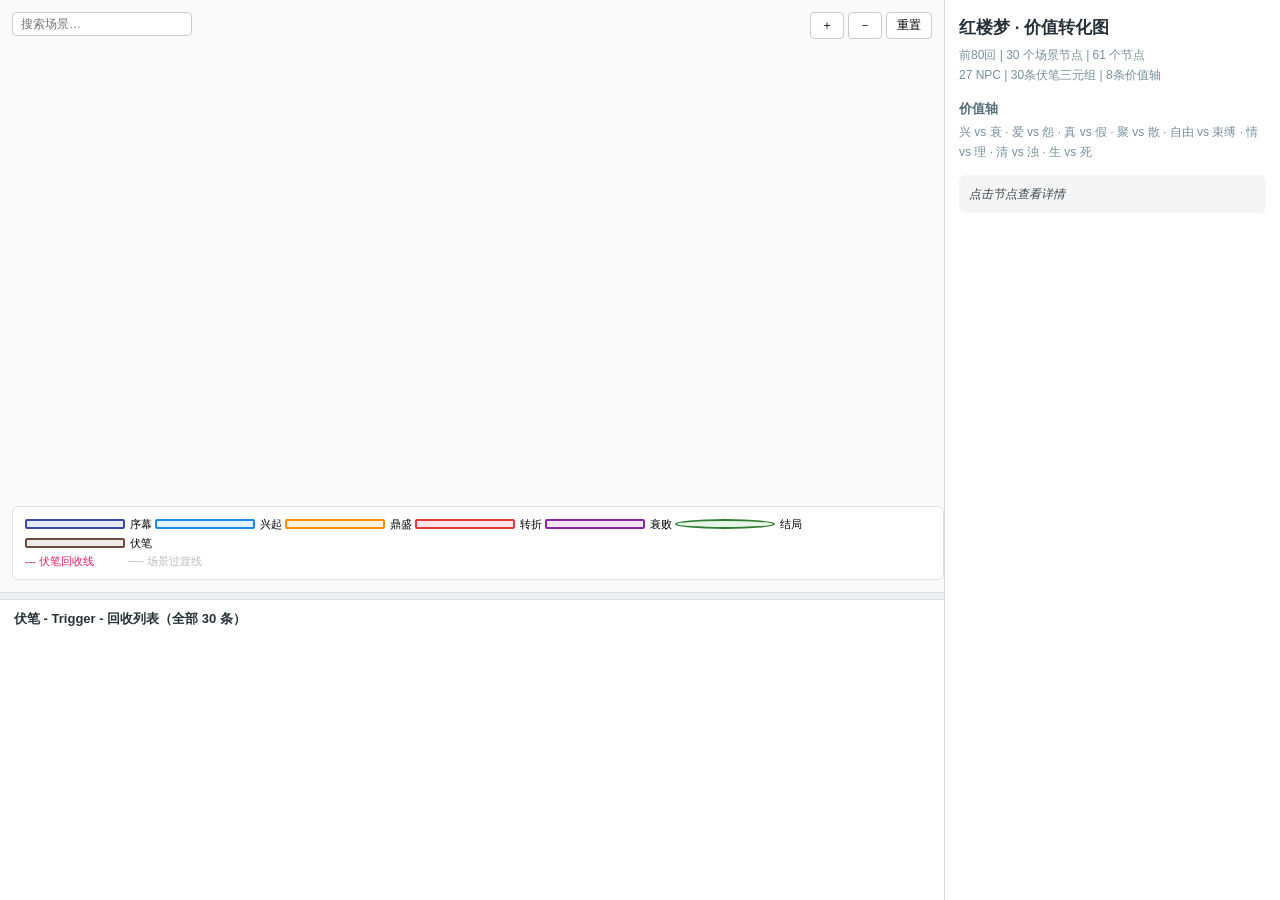
<file: foreshadow/honglou/results/value_graph/honglou_value_graph_visualization.html>
<!doctype html>
<html lang="zh-CN">
<head>
<meta charset="utf-8">
<meta name="viewport" content="width=device-width, initial-scale=1">
<title>红楼梦 · 价值转化图</title>
<style>
* { box-sizing: border-box; margin: 0; padding: 0; }
body {
  font-family: "Segoe UI", Tahoma, Geneva, Verdana, "Noto Sans CJK SC", "Microsoft YaHei", sans-serif;
  background: #fafafa; overflow: hidden; width: 100vw; height: 100vh;
}
#app { display: flex; width: 100%; height: 100%; }
#graph-panel { flex: 1; min-width: 0; display: flex; flex-direction: column; }
#graph-canvas { flex: 1; min-height: 0; position: relative; }
svg#main-svg { width: 100%; height: 100%; }
#sidebar { width: 336px; min-width: 280px; border-left: 1px solid #ddd; overflow-y: auto; padding: 16px 14px; background: #fff; }
#sidebar h2 { font-size: 17px; color: #263238; margin-bottom: 6px; }
#sidebar h3 { font-size: 13px; color: #546e7a; margin: 14px 0 4px; }
#sidebar .stat { font-size: 12px; color: #78909c; line-height: 1.7; }
#detail { margin-top: 12px; padding: 10px; background: #f5f5f5; border-radius: 6px; font-size: 12px; line-height: 1.55; color: #37474f; }
#detail .title { font-size: 14px; font-weight: 700; color: #263238; }
#detail .group { display: inline-block; margin: 4px 0; padding: 1px 7px; border-radius: 4px; font-size: 11px; }
#detail .vt { margin: 3px 0; padding: 2px 6px; border-left: 3px solid #ff9800; font-size: 11px; background: #fff8e1; }
#detail .ref { font-size: 11px; color: #6d4c41; }
#legend { position: absolute; left: 12px; bottom: 12px; padding: 8px 12px; background: rgba(255,255,255,.92); border-radius: 6px; border: 1px solid #e0e0e0; font-size: 11px; line-height: 1.7; }
#legend span { display: inline-block; min-width: 100px; }
#legend .dot { display: inline-block; width: 10px; height: 10px; border-radius: 2px; margin-right: 5px; vertical-align: middle; position: relative; top: -1px; }
#legend .dot.ending { border-radius: 50%; }
#controls { position: absolute; right: 12px; top: 12px; display: flex; gap: 4px; }
#controls button { padding: 4px 10px; border: 1px solid #ccc; border-radius: 4px; background: #fff; cursor: pointer; font-size: 12px; }
#controls button:hover { background: #f5f5f5; }
#search { position: absolute; left: 12px; top: 12px; }
#search input { padding: 4px 8px; border: 1px solid #ccc; border-radius: 4px; width: 180px; font-size: 12px; }
#panel-resizer { height: 8px; border-top: 1px solid #ddd; border-bottom: 1px solid #ddd; background: #eceff1; cursor: row-resize; flex: 0 0 auto; }
#panel-resizer:hover { background: #cfd8dc; }
#foreshadow-panel { height: 300px; min-height: 120px; max-height: 70vh; background: #fff; padding: 10px 14px; overflow: hidden; display: flex; flex-direction: column; }
#foreshadow-panel h3 { font-size: 13px; color: #263238; margin-bottom: 6px; }
#foreshadow-list { flex: 1; min-height: 0; overflow-y: auto; padding-right: 6px; }
.foreshadow-item { padding: 7px 0; border-bottom: 1px solid #eee; font-size: 11px; line-height: 1.55; color: #37474f; }
.foreshadow-item .meta { color: #78909c; font-family: Consolas, "SFMono-Regular", monospace; }
.foreshadow-item .stage { margin-top: 2px; }
.foreshadow-item .stage-label { display: inline-block; min-width: 48px; font-weight: 700; color: #546e7a; }
.foreshadow-item .trigger .stage-label { color: #fb8c00; }
.foreshadow-item .payoff .stage-label { color: #e91e63; }
.edge-label { font-size: 9px; fill: #90a4ae; pointer-events: none; }
.ft-edge { stroke-dasharray: 5,3; }
.tooltip { position: absolute; pointer-events: none; padding: 6px 8px; background: rgba(33,33,33,.88); color: #fff; border-radius: 4px; font-size: 11px; max-width: 240px; line-height: 1.4; display: none; z-index: 10; }
</style>
</head>
<body>
<div id="app">
  <div id="graph-panel">
    <div id="graph-canvas">
      <svg id="main-svg"></svg>
      <div id="search"><input type="text" placeholder="搜索场景…" id="search-input"></div>
      <div id="controls">
        <button onclick="zoomIn()">＋</button>
        <button onclick="zoomOut()">－</button>
        <button onclick="zoomReset()">重置</button>
      </div>
      <div id="legend"><span><span class="dot " style="background:#e8eaf6;border:2px solid #3949ab"></span>序幕</span>
<span><span class="dot " style="background:#e3f2fd;border:2px solid #1e88e5"></span>兴起</span>
<span><span class="dot " style="background:#fff3e0;border:2px solid #fb8c00"></span>鼎盛</span>
<span><span class="dot " style="background:#fce4ec;border:2px solid #e53935"></span>转折</span>
<span><span class="dot " style="background:#f3e5f5;border:2px solid #8e24aa"></span>衰败</span>
<span><span class="dot ending" style="background:#e8f5e9;border:2px solid #2e7d32"></span>结局</span>
<span><span class="dot " style="background:#efebe9;border:2px solid #6d4c41"></span>伏笔</span>
<br><span style="color:#e91e63;">--- 伏笔回收线</span>
<span style="color:#bdbdbd;">── 场景过渡线</span></div>
      <div class="tooltip" id="tooltip"></div>
    </div>
    <div id="panel-resizer" title="拖拽调整伏笔列表高度"></div>
    <div id="foreshadow-panel">
      <h3>伏笔 - Trigger - 回收列表（全部 30 条）</h3>
      <div id="foreshadow-list"></div>
    </div>
  </div>
  <div id="sidebar">
    <h2>红楼梦 · 价值转化图</h2>
    <p class="stat">前80回 | 30 个场景节点 | 61 个节点</p>
    <p class="stat">27 NPC | 30条伏笔三元组 | 8条价值轴</p>
    <h3>价值轴</h3>
    <p class="stat">兴 vs 衰 · 爱 vs 怨 · 真 vs 假 · 聚 vs 散 · 自由 vs 束缚 · 情 vs 理 · 清 vs 浊 · 生 vs 死</p>
    <div id="detail"><em>点击节点查看详情</em></div>
  </div>
</div>
<script src="https://d3js.org/d3.v7.min.js"></script>
<script>
const data = {"title": "红楼梦", "story_type": "tragedy", "genre_tags": ["tragedy", "legend"], "value_axes": ["兴 vs 衰", "爱 vs 怨", "真 vs 假", "聚 vs 散", "自由 vs 束缚", "情 vs 理", "清 vs 浊", "生 vs 死"], "version": "0.1.0", "version_notes": "基于BookSum摘要+价值转化方法论的初次拆解", "source": "resources/corpora/hongloumeng/prepared/cfpg/honglou_booksum/original_80_chapter_summaries.jsonl", "chapter_count": 80, "summary_sentence_count": 504, "ftp_triple_count": 30, "groups": ["Prologue", "Act1_Rise", "Act2_Climax", "Act3_Turn", "Act4_Fall", "Endings", "ForeshadowLines"], "start_nodes": ["scene_001_甄士隐悟道出家"], "endings": ["ending_family_decline", "ending_baoyu_awakening"], "npc": [{"name": "贾宝玉", "role": "主角, 神瑛侍者转世", "appearance": "面若中秋之月，色如春晓之花，鬓若刀裁，眉如墨画。项上金螭璎珞圈，系着一块美玉。", "background": "荣国府贾政次子，衔通灵宝玉而生。天生痴情，厌恶仕途经济，独爱女儿洁净世界。", "character": "情不情——对无情之物亦有情。任性、痴狂、叛逆礼教，厌恶禄蠹。", "abilities": ["诗词", "品茶", "胭脂膏子制作", "参禅悟道"], "secrets": ["衔玉而生的来历", "梦中太虚幻境的见闻"], "fate_arc": "从富贵公子到看破红尘出家", "poem_prophecy": "无故寻愁觅恨，有时似傻如狂"}, {"name": "林黛玉", "role": "主角, 绛珠仙草转世, 金陵十二钗正册", "appearance": "两弯似蹙非蹙罥烟眉，一双似喜非喜含情目。态生两靥之愁，娇袭一身之病。", "background": "林如海之女，贾母外孙女。母贾敏早逝，进京依贾府。以还泪报恩，天生诗人气质。", "character": "敏感多疑，才华横溢，孤标傲世。深情而自尊，以诗为命。", "abilities": ["诗词冠绝群芳", "琴艺", "棋艺", "参禅"], "secrets": ["对宝玉的深情", "对自己的命运预感"], "fate_arc": "泪尽而亡——从寄人篱下到焚稿断痴情", "poem_prophecy": "玉带林中挂，金簪雪里埋"}, {"name": "薛宝钗", "role": "金陵十二钗正册", "appearance": "唇不点而红，眉不画而翠，脸若银盆，眼如水杏。肌肤丰泽，举止娴雅。", "background": "薛家之女，薛蟠之妹。进京待选，长住贾府。佩金锁，上有‘不离不弃，芳龄永继’八字。", "character": "稳重和平，博学多识，恪守礼教规训。是封建淑女的完美典范。", "abilities": ["博学广识", "处世周全", "绘画鉴赏", "药理"], "secrets": ["对宝玉的情愫", "金锁与通灵宝玉的‘金玉良缘’"], "fate_arc": "金玉良缘成空——从待选才人到独守空闺", "poem_prophecy": "可叹停机德，堪怜咏絮才"}, {"name": "王熙凤", "role": "金陵十二钗正册", "appearance": "一双丹凤三角眼，两弯柳叶吊梢眉。身量苗条，体格风骚。粉面含春威不露。", "background": "荣国府管家媳妇，贾琏之妻。精明强干，掌管府中大小事务。", "character": "嘴甜心苦，两面三刀。有才亦有毒，能笑里藏刀。", "abilities": ["管家理财", "口才", "权术", "识人"], "secrets": ["放高利贷", "弄权铁槛寺", "逼死尤二姐"], "fate_arc": "从权倾府中到机关算尽反误卿命", "poem_prophecy": "一从二令三人木，哭向金陵事更哀"}, {"name": "贾元春", "role": "金陵十二钗正册", "appearance": "凤冠霞帔，贵气逼人。", "background": "贾政长女，入宫为妃，加封贤德妃。元宵省亲是贾府鼎盛的顶点。", "character": "深宫寂寞，思念家人。将大观园留给弟弟妹妹。", "abilities": ["宫廷礼仪", "诗书"], "secrets": ["宫中的悲苦", "家族衰败的预感"], "fate_arc": "从荣升贵妃到暴病薨逝", "poem_prophecy": "虎兕相逢大梦归"}, {"name": "贾探春", "role": "金陵十二钗正册", "appearance": "削肩细腰，长挑身材，鸭蛋脸儿，俊眼修眉，顾盼神飞。", "background": "贾政庶女，赵姨娘所出。才自精明志自高，是大观园的改革家。", "character": "精明果断，有男儿气概。对庶出身份敏感，对家族忧心。", "abilities": ["管家除弊", "诗书", "书法", "领导力"], "secrets": ["对嫡庶之别的痛恨", "对家族衰败的洞察"], "fate_arc": "远嫁海疆——从大观园理家到一帆风雨路三千", "poem_prophecy": "清明涕送江边望，千里东风一梦遥"}, {"name": "史湘云", "role": "金陵十二钗正册", "appearance": "蜂腰猿背，鹤势螂形。豪爽中不失妩媚。", "background": "史家侯门之后，父母早亡，由叔叔抚养。常来贾府做客。", "character": "英豪阔大，心直口快。醉卧芍药裀，割腥啖膻——最具名士风度。", "abilities": ["诗词敏捷", "针线（被迫）", "饮酒"], "secrets": ["在叔叔家的苦日子", "对宝玉的特殊情谊"], "fate_arc": "云散高唐——从名士风流到湘江水逝", "poem_prophecy": ""}, {"name": "妙玉", "role": "金陵十二钗正册", "appearance": "品貌出众，带发修行的女尼。", "background": "苏州官宦之女，因多病遁入空门。后被贾府请入大观园栊翠庵。", "character": "孤僻高傲，有洁癖。身在佛门心在世外。对宝玉暗藏好感。", "abilities": ["茶道", "诗书", "佛法"], "secrets": ["对宝玉的心事", "出身来历"], "fate_arc": "可怜金玉质，终陷淖泥中", "poem_prophecy": ""}, {"name": "贾迎春", "role": "金陵十二钗正册", "appearance": "肌肤微丰，合中身材，腮凝新荔，鼻腻鹅脂，温柔沉默。", "background": "贾赦庶女。性格懦弱，人称二木头。", "character": "温柔到懦弱，无能到可悲。最不像贵族小姐的贵族小姐。", "abilities": ["围棋（仅此而已）"], "secrets": ["对贾府阴暗面的恐惧"], "fate_arc": "误嫁中山狼——从懦弱小姐到被虐致死", "poem_prophecy": "金闺花柳质，一载赴黄粱"}, {"name": "贾惜春", "role": "金陵十二钗正册", "appearance": "身量未足，形容尚小。", "background": "贾珍之妹，宁国府小姐。自幼在荣府长大。", "character": "冷面冷心，善于绘画。看透宁府的肮脏后选择出世。", "abilities": ["绘画（大观园图）"], "secrets": ["对宁国府的厌恶"], "fate_arc": "独卧青灯古佛旁——从侯门小姐到出家为尼", "poem_prophecy": ""}, {"name": "秦可卿", "role": "金陵十二钗正册", "appearance": "鲜艳妩媚，有似宝钗；袅娜风流，又如黛玉。", "background": "宁国府贾蓉之妻。来历不明（养生堂抱养）。", "character": "温柔和平，被合族赞许。但死于不可言说的丑闻。", "abilities": ["治家"], "secrets": ["与贾珍的不伦关系", "真正的身世来历"], "fate_arc": "最早凋零的金钗——从天香楼到悬梁自缢", "poem_prophecy": ""}, {"name": "李纨", "role": "金陵十二钗正册", "appearance": "朴实无华，青春守寡的模样。", "background": "贾珠之妻，贾兰之母。丈夫早逝，青春丧偶。", "character": "如槁木死灰，一心教子。是大观园诗社的社长。", "abilities": ["评诗", "教子", "治家（不争）"], "secrets": ["守寡的苦楚"], "fate_arc": "凤冠霞帔的晚年——从槁木死灰到母凭子贵", "poem_prophecy": ""}, {"name": "贾巧姐", "role": "金陵十二钗正册", "appearance": "幼小。", "background": "王熙凤之女。", "character": "年幼，命运多舛。", "abilities": [], "secrets": [], "fate_arc": "从侯门千金到荒村纺绩——被刘姥姥所救", "poem_prophecy": "偶因济刘氏，巧得遇恩人"}, {"name": "贾母", "role": "贾府最高权威", "appearance": "白发如银，满面慈祥。富态雍容的老封君。", "background": "史侯家小姐嫁入贾府。经历贾府最鼎盛时期。", "character": "溺爱孙辈，享乐至上。洞察世情但不愿面对现实。", "abilities": ["品鉴（戏曲、饮食、女红）", "人情世故"], "secrets": ["对家族衰败的预感但不愿相信"], "fate_arc": "从安享富贵到目睹家破", "poem_prophecy": ""}, {"name": "贾政", "role": "荣国府当家老爷", "appearance": "端方严肃，道学先生的打扮。", "background": "贾代善次子，贾宝玉之父。工部员外郎。", "character": "古板迂腐，崇尚仕途经济。对宝玉又爱又恨。", "abilities": ["仕途", "诗书（但常附庸风雅）"], "secrets": ["年轻时也曾诗酒风流"], "fate_arc": "从望子成龙到无奈接受", "poem_prophecy": ""}, {"name": "贾琏", "role": "荣国府长房长子", "appearance": "俊俏风流的青年公子。", "background": "贾赦之子，王熙凤之夫。", "character": "好色无能，怕老婆但又不断偷腥。", "abilities": ["应酬社交", "管理外务"], "secrets": [], "fate_arc": "从风流公子到家破人亡", "poem_prophecy": ""}, {"name": "贾珍", "role": "宁国府当家", "appearance": "中年贵族的做派。", "background": "贾敬之子，宁国府族长。", "character": "荒淫无耻，只有门口两个石狮子是干净的。", "abilities": ["场面应酬"], "secrets": ["与秦可卿的丑事"], "fate_arc": "从骄奢淫逸到家亡人散", "poem_prophecy": ""}, {"name": "袭人", "role": "宝玉首席丫鬟, 金陵十二钗又副册", "appearance": "柔媚姣俏，温顺可人。", "background": "本名花珍珠，贾母丫鬟，后给宝玉。与宝玉有云雨之情。", "character": "温柔和顺，忠心为主。但劝宝玉走仕途时显露出她的世俗局限。", "abilities": ["伺候周到", "忍耐", "调解关系"], "secrets": ["与宝玉的私情", "劝宝玉读书的真实动机"], "fate_arc": "堪羡优伶有福——从首席丫鬟到嫁给蒋玉菡", "poem_prophecy": ""}, {"name": "晴雯", "role": "宝玉丫鬟, 金陵十二钗又副册", "appearance": "水蛇腰，削肩膀，眉眼有几分像黛玉。", "background": "赖大家买的丫鬟，送给贾母，贾母给宝玉。", "character": "心比天高，身为下贱。爽直泼辣，不懂收敛。", "abilities": ["针线（病补雀金裘）"], "secrets": ["对宝玉的感情"], "fate_arc": "被逐大观园含冤而死——从最出挑的丫鬟到风流夭折", "poem_prophecy": "霁月难逢，彩云易散。心比天高，身为下贱"}, {"name": "紫鹃", "role": "黛玉首席丫鬟", "appearance": "清秀机灵。", "background": "贾母丫鬟鹦哥，给黛玉使唤。", "character": "忠心耿耿，一心为黛玉。敢试宝玉真心。", "abilities": ["体贴", "慧心"], "secrets": ["为黛玉试探宝玉"], "fate_arc": "从黛玉最亲之人到伴青灯古佛", "poem_prophecy": ""}, {"name": "平儿", "role": "凤姐通房丫鬟", "appearance": "极清俊，举止温柔。", "background": "凤姐陪嫁丫鬟，贾琏通房。", "character": "善良温厚，在夹缝中周旋。是凤姐之威和贾琏之俗之间的缓冲。", "abilities": ["处事柔和", "调停"], "secrets": ["知道凤姐放高利贷"], "fate_arc": "从夹缝生存到扶正（续书）", "poem_prophecy": ""}, {"name": "刘姥姥", "role": "乡村老妪", "appearance": "村野老妪，满面风霜却精神矍铄。", "background": "王家远亲，狗儿之岳母。", "character": "知恩图报，大智若愚。三进荣国府，见证了贾府的盛衰。", "abilities": ["世事洞明", "人情练达", "讲故事"], "secrets": [], "fate_arc": "从攀附求助到救人报恩", "poem_prophecy": ""}, {"name": "贾雨村", "role": "结构性线索人物", "appearance": "腰圆背厚，面阔口方，剑眉星眼。", "background": "生于仕宦之家的穷儒。甄士隐资助其赶考。", "character": "忘恩负义，徇私枉法。是封建官场的缩影。", "abilities": ["诗书", "权术"], "secrets": ["知晓英莲下落", "受甄士隐大恩而未报"], "fate_arc": "从落魄书生到徇私枉法的官僚", "poem_prophecy": ""}, {"name": "甄士隐", "role": "序幕人物", "appearance": "面如冠玉，气质不凡的乡绅。", "background": "姑苏阊门乡绅，资助贾雨村，失女，火灾后悟道出家。", "character": "看破红尘的先行者。是全书的引路人。", "abilities": ["诗书"], "secrets": [], "fate_arc": "从富贵乡绅到悟道出家——全书命运的缩影", "poem_prophecy": ""}, {"name": "薛蟠", "role": "薛家长子", "appearance": "粗豪骄横的富家子弟。", "background": "薛姨妈之子，宝钗之兄。打死冯渊抢英莲。", "character": "呆霸王，愚拙粗鲁。但对母亲妹妹有真情。", "abilities": ["经商（不行）", "惹祸（在行）"], "secrets": [], "fate_arc": "从土豪恶霸到被柳湘莲痛打", "poem_prophecy": ""}, {"name": "尤二姐", "role": "贾琏的二房", "appearance": "标致温柔。", "background": "尤氏继母之女。被贾琏偷娶为二房。", "character": "温柔软弱，从良无门。", "abilities": [], "secrets": [], "fate_arc": "被凤姐逼死——从私藏外室到吞金自逝", "poem_prophecy": ""}, {"name": "尤三姐", "role": "尤二姐之妹", "appearance": "风流标致，性格刚烈。", "background": "尤氏继母之女。暗中自许柳湘莲。", "character": "刚烈如火，以死明志。", "abilities": [], "secrets": [], "fate_arc": "自刎殉情——从自许终身到一剑封喉", "poem_prophecy": ""}], "items": [{"item_id": "i0001", "name": "通灵宝玉", "appearance": "大如雀卵，灿若明霞，莹润如酥，五色花纹缠护。", "description": "贾宝玉出生时衔在口中的美玉，上有'莫失莫忘，仙寿恒昌'篆文。", "symbolic_meaning": "贾宝玉的前世真身/本真自我的象征", "usages": ["证明宝玉非凡来历", "与宝钗金锁配对"]}, {"item_id": "i0002", "name": "金锁", "appearance": "璎珞项圈上挂的金锁，有'不离不弃，芳龄永继'八字。", "description": "薛宝钗从小佩戴的金锁，癞头和尚所赠八字吉谶。", "symbolic_meaning": "封建婚姻制度/命运安排的象征", "usages": ["与通灵宝玉配对构成'金玉良缘'"]}, {"item_id": "i0003", "name": "金陵十二钗正册/副册/又副册", "appearance": "太虚幻境薄命司中的三本册子。", "description": "记录金陵十二钗等女子命运的画册与判词。", "symbolic_meaning": "命运的不可抗拒性", "usages": ["预言群钗命运", "全书结构的缩影"]}, {"item_id": "i0004", "name": "冷香丸", "appearance": "埋在梨花树下的药丸，异香异气。", "description": "治疗薛宝钗热毒的奇方：春天白牡丹花蕊、夏天白荷花蕊、秋天白芙蓉花蕊、冬天白梅花蕊，加雨水、露水、霜水、雪水调匀。", "symbolic_meaning": "宝钗冷性人格的隐喻——用极端清凉克制先天热毒", "usages": ["象征宝钗的以理化情"]}, {"item_id": "i0005", "name": "护官符", "appearance": "一张写有四大家族权势谱系的纸条。", "description": "贾不假，白玉为堂金作马。阿房宫，三百里，住不下金陵一个史。东海缺少白玉床，龙王来请金陵王。丰年好大雪，珍珠如土金如铁。", "symbolic_meaning": "四大家族互相勾连的权势网络", "usages": ["揭示封建官场的利益共同体"]}, {"item_id": "i0006", "name": "《红楼梦》十二支曲", "appearance": "太虚幻境中警幻仙姑命人演唱的十四支曲子。", "description": "从'红楼梦引子'到'收尾·飞鸟各投林'，暗含十二钗等女子的命运。", "symbolic_meaning": "全书悲剧结局的最完整预言", "usages": ["预言全部主要人物的命运结局"]}, {"item_id": "i0007", "name": "玻璃炕屏", "appearance": "精致的玻璃屏风。", "description": "王熙凤娘家给她的嫁妆，被贾蓉借去摆场面。", "symbolic_meaning": "贾府表面富贵的空架子", "usages": ["侧面展现贾蓉与凤姐关系"]}, {"item_id": "i0008", "name": "绣春囊", "appearance": "绣着春宫图的香囊。", "description": "在大观园山石后被傻大姐捡到的淫秽之物。", "symbolic_meaning": "大观园不再洁净的标志——象征着青春乌托邦的污染", "usages": ["引发抄检大观园的直接导火索"]}, {"item_id": "i0009", "name": "雀金裘", "appearance": "用孔雀金线织成的华贵氅衣。", "description": "贾母给宝玉的俄罗斯国进贡雀金裘，宝玉赴宴时烧了一个洞。", "symbolic_meaning": "宝玉被宠爱的象征", "usages": ["晴雯带病连夜补好——晴雯之忠与艺的极致展现"]}, {"item_id": "i0010", "name": "葬花锄/花帚/花囊", "appearance": "黛玉葬花所用的小锄和花帚。", "description": "黛玉在大观园中扫花葬花的工具。", "symbolic_meaning": "对青春易逝的哀悼——为自己也为群芳先行祭奠", "usages": ["葬花吟的直接道具"]}], "relationships": [{"agent_pair": ["贾宝玉", "林黛玉"], "rel_type": "lovers", "description": "木石前盟——前世为神瑛侍者与绛珠仙草，今世以泪偿还。青梅竹马，精神知己，但终被'金玉良缘'阻隔。", "value_axis": "爱 vs 怨", "key_turning_points": ["宝黛初会（第3回）", "共读西厢（第23回）", "葬花吟（第27回）", "宝玉挨打黛玉探视（第34回）", "慧紫鹃情辞试莽玉（第57回）"]}, {"agent_pair": ["贾宝玉", "薛宝钗"], "rel_type": "acquaintances", "description": "金玉良缘——封建婚姻的安排。宝钗的理性克制与宝玉的痴情任性互为镜面。", "value_axis": "情 vs 理", "key_turning_points": ["宝玉识金锁（第8回）", "宝钗生日点戏说禅（第22回）"]}, {"agent_pair": ["林黛玉", "薛宝钗"], "rel_type": "rivals", "description": "情敌与知己——从互相猜忌（黛玉的醋意）到冰释前嫌（钗黛合好），二人最终互相理解。", "value_axis": null, "key_turning_points": ["黛玉在宝钗面前失言西厢记句（第42回）", "宝钗送燕窝（第45回）"]}, {"agent_pair": ["贾宝玉", "贾政"], "rel_type": "family", "description": "父子冲突——封建家长与叛逆儿子的根本矛盾。宝玉挨打是冲突爆发的顶点。", "value_axis": "情 vs 理", "key_turning_points": ["宝玉抓周（第2回）", "贾政训斥宝玉读书（第9回）", "宝玉挨打（第33回）"]}, {"agent_pair": ["王熙凤", "贾琏"], "rel_type": "spouses", "description": "强势妻子与懦弱丈夫——权力争夺、偷腥背叛、最终关系破裂。", "value_axis": null, "key_turning_points": ["贾琏偷取多姑娘（第21回）", "凤姐生日贾琏偷鲍二媳妇（第44回）", "偷娶尤二姐（第65回）"]}, {"agent_pair": ["贾宝玉", "晴雯"], "rel_type": "master_servant", "description": "最像黛玉的丫鬟——晴雯是黛玉的影子，她的被逐和死亡预告了黛玉的命运。", "value_axis": null, "key_turning_points": ["晴雯撕扇（第31回）", "晴雯病补雀金裘（第52回）", "晴雯被逐夭亡（第77回）"]}, {"agent_pair": ["贾宝玉", "袭人"], "rel_type": "master_servant", "description": "温顺的规训者——袭人是宝钗的影子，她试图用温柔将宝玉推上仕途。", "value_axis": null, "key_turning_points": ["袭人与宝玉初试云雨（第6回）", "袭人劝宝玉读书（第19回）"]}, {"agent_pair": ["贾母", "王夫人"], "rel_type": "family", "description": "婆媳博弈——贾母护黛玉（木石前盟），王夫人选宝钗（金玉良缘）。", "value_axis": null, "key_turning_points": ["王夫人撵晴雯（第77回）——间接表明对黛玉的态度"]}], "regions": [{"name": "大观园", "category": "zone", "description": "为元春省亲修建的省亲别墅，后成为宝玉与众钗的生活空间。", "symbolic_meaning": "青春乌托邦——女儿世界的最后庇护所，也是即将被毁灭的乐园"}, {"name": "荣国府", "category": "zone", "description": "贾政一支的居所，全书主要叙事空间。", "symbolic_meaning": "封建贵族家庭的缩影——外表显赫，内里腐烂"}, {"name": "宁国府", "category": "zone", "description": "贾珍一支的居所，道德败坏最为严重。", "symbolic_meaning": "伦理秩序的崩塌——'只剩门口两个石狮子是干净的'"}, {"name": "太虚幻境", "category": "zone", "description": "警幻仙姑所在的仙界。", "symbolic_meaning": "命运揭示之所——预知一切却无法改变的悲剧宿命"}, {"name": "潇湘馆", "category": "zone", "description": "黛玉居所，翠竹掩映。", "symbolic_meaning": "黛玉高洁孤傲的人格象征——斑竹泪，潇湘妃子"}, {"name": "蘅芜苑", "category": "zone", "description": "宝钗居所，异草奇香。", "symbolic_meaning": "宝钗冷香内敛的人格——表面朴素，内里精致"}, {"name": "怡红院", "category": "zone", "description": "宝玉居所，富贵精致的院落。", "symbolic_meaning": "宝玉的红尘享乐世界——千红一窟，万艳同杯"}, {"name": "铁槛寺/馒头庵", "category": "zone", "description": "贾府家庙与邻近的尼庵。", "symbolic_meaning": "宗教场所的世俗腐败——凤姐弄权铁槛寺"}], "nodes": [{"id": "scene_001_甄士隐悟道出家", "type": "scene_node", "group": "Prologue", "chapter_range": "1-1", "title": "甄士隐悟道出家", "trigger_condition": "自动触发", "node_dependencies": null, "narrative": "甄士隐先失爱女英莲，家宅又遭火焚，投靠岳父受冷遇，贫病交加；偶闻跛足道人《好了歌》，顿悟红尘虚幻，随其出家。", "summary_sentence_indices": [4, 5], "character_decisions": [{"decision": "甄士隐听悟后决然随道人出家", "implicit_alternatives": ["继续寄人篱下苟活", "寻死解脱"], "value_tags": ["觉悟", "解脱"], "value_transformations": []}], "value_transformations": [{"axis": "兴 vs 衰", "from_state": "家道殷实", "to_state": "家破人亡", "direction": "+ → −", "turning_point_event": "跛足道人唱《好了歌》", "characters_involved": ["甄士隐"], "evidence_quote": ""}, {"axis": "聚 vs 散", "from_state": "女儿在侧", "to_state": "女儿丢失，妻子病倒", "direction": "+ → −", "turning_point_event": "英莲被拐", "characters_involved": ["甄士隐"], "evidence_quote": ""}, {"axis": "真 vs 假", "from_state": "执迷尘世", "to_state": "看破红尘", "direction": "− → +", "turning_point_event": "甄士隐注解《好了歌》", "characters_involved": ["甄士隐"], "evidence_quote": ""}], "npc_states": {}, "foreshadow_refs": [], "payoff_refs": []}, {"id": "scene_002_贾雨村枉判葫芦案", "type": "scene_node", "group": "Act1_Rise", "chapter_range": "4-4", "title": "贾雨村枉判葫芦案", "trigger_condition": "自动触发", "node_dependencies": null, "narrative": "贾雨村就任应天府，受理薛蟠打死冯渊抢夺英莲案，本欲依法发签，门子出示护官符并详述案底，雨村权衡后徇情枉法，胡乱判案，事后将门子充发。", "summary_sentence_indices": [20, 21, 22, 23], "character_decisions": [{"decision": "贾雨村决定徇私枉法，胡乱判案", "implicit_alternatives": ["依法严办薛蟠，得罪四大家族", "拖延不判，观望"], "value_tags": ["妥协", "背叛"], "value_transformations": []}], "value_transformations": [{"axis": "清 vs 浊", "from_state": "初欲秉公执法", "to_state": "同流合污", "direction": "+ → −", "turning_point_event": "门子出示护官符", "characters_involved": ["贾雨村"], "evidence_quote": ""}, {"axis": "真 vs 假", "from_state": "真相将明", "to_state": "冤案铸成", "direction": "+ → −", "turning_point_event": "贾雨村乱判", "characters_involved": ["贾雨村", "英莲", "冯渊"], "evidence_quote": ""}], "npc_states": {}, "foreshadow_refs": [], "payoff_refs": ["honglou:original_80:ftp:000001"]}, {"id": "scene_003_秦可卿之死", "type": "scene_node", "group": "Act1_Rise", "chapter_range": "13-13", "title": "秦可卿之死", "trigger_condition": "自动触发", "node_dependencies": null, "narrative": "王熙凤梦秦可卿托言警告盛极必衰，醒后得知秦氏已逝，合家悲痛；贾珍逾制厚葬，为贾蓉捐官，又请凤姐协理宁府，凤姐应允。", "summary_sentence_indices": [76, 77, 78, 79, 80], "character_decisions": [{"decision": "凤姐接受贾珍恳求，协理宁国府", "implicit_alternatives": ["婉拒推辞", "只答应名义挂职"], "value_tags": ["守护", "隐忍"], "value_transformations": []}], "value_transformations": [{"axis": "生 vs 死", "from_state": "秦可卿在世", "to_state": "秦可卿病故", "direction": "+ → −", "turning_point_event": "秦可卿亡故", "characters_involved": ["秦可卿"], "evidence_quote": ""}, {"axis": "兴 vs 衰", "from_state": "贾府表面煊赫", "to_state": "暗伏危机，死亡预示衰败", "direction": "− → +", "turning_point_event": "秦可卿托梦预言", "characters_involved": ["王熙凤", "秦可卿"], "evidence_quote": ""}], "npc_states": {}, "foreshadow_refs": [], "payoff_refs": ["honglou:original_80:ftp:000005"]}, {"id": "scene_004_元妃省亲", "type": "scene_node", "group": "Act1_Rise", "chapter_range": "18-18", "title": "元妃省亲", "trigger_condition": "自动触发", "node_dependencies": null, "narrative": "元宵夜元春归省，见大观园奢华过度，与祖母、母亲等人相见悲泣，感叹骨肉分离；命众人题诗，赏赐后忍痛回銮，叮嘱不可再奢。", "summary_sentence_indices": [105, 106, 107, 108, 109], "character_decisions": [{"decision": "元春强忍悲伤，遵循皇家礼法，按时回宫", "implicit_alternatives": ["向皇帝恳求多留数日", "私下与亲人哭诉衷肠"], "value_tags": ["隐忍", "牺牲"], "value_transformations": []}], "value_transformations": [{"axis": "聚 vs 散", "from_state": "短暂团圆", "to_state": "骨肉分离", "direction": "+ → −", "turning_point_event": "元妃回銮", "characters_involved": ["元春", "贾母", "王夫人", "宝玉"], "evidence_quote": ""}, {"axis": "兴 vs 衰", "from_state": "极盛场面", "to_state": "悲泣预示衰音", "direction": "+ → −", "turning_point_event": "元妃悲叹骨肉各方", "characters_involved": ["元春"], "evidence_quote": ""}], "npc_states": {}, "foreshadow_refs": [], "payoff_refs": []}, {"id": "scene_005_宝黛共读西厢", "type": "scene_node", "group": "Act2_Climax", "chapter_range": "23-23", "title": "宝黛共读西厢", "trigger_condition": "自动触发", "node_dependencies": null, "narrative": "宝玉在桃花下读《会真记》，黛玉前来葬花，二人共读，宝玉借书中词句向黛玉传情，黛玉含嗔指责后又和好。", "summary_sentence_indices": [139, 140], "character_decisions": [{"decision": "黛玉选择与宝玉共读禁书，接受其传情", "implicit_alternatives": ["斥责宝玉不该读淫词艳曲", "佯装不知避开"], "value_tags": ["痴情", "独立"], "value_transformations": []}], "value_transformations": [{"axis": "爱 vs 怨", "from_state": "黛心多疑，时含醋意", "to_state": "两情相通，心意相印", "direction": "− → +", "turning_point_event": "共读《西厢》后宝玉戏言", "characters_involved": ["贾宝玉", "林黛玉"], "evidence_quote": ""}], "npc_states": {}, "foreshadow_refs": [], "payoff_refs": []}, {"id": "scene_006_马道婆魇魔法", "type": "scene_node", "group": "Act2_Climax", "chapter_range": "25-25", "title": "马道婆魇魔法", "trigger_condition": "自动触发", "node_dependencies": null, "narrative": "马道婆受赵姨娘贿请，作法魇害凤姐宝玉，二人中邪发狂，几近丧命；危急时癞僧跛道前来持诵通灵玉，二人方渐愈。", "summary_sentence_indices": [152, 153, 154, 155, 156], "character_decisions": [{"decision": "赵姨娘决定买通马道婆害人", "implicit_alternatives": ["安分守己，改善母子地位", "通过其他方式报复"], "value_tags": ["背叛", "自毁"], "value_transformations": []}], "value_transformations": [{"axis": "生 vs 死", "from_state": "凤姐宝玉健康", "to_state": "命悬一线后恢复", "direction": "+ → − → +", "turning_point_event": "癞僧跛道持诵通灵玉", "characters_involved": ["王熙凤", "贾宝玉"], "evidence_quote": ""}], "npc_states": {}, "foreshadow_refs": ["honglou:original_80:ftp:000010"], "payoff_refs": ["honglou:original_80:ftp:000010"]}, {"id": "scene_007_黛玉葬花", "type": "scene_node", "group": "Act2_Climax", "chapter_range": "27-27", "title": "黛玉葬花", "trigger_condition": "自动触发", "node_dependencies": null, "narrative": "黛玉因前夜被拒门外而误解宝玉，次日独自伤春，至花冢边葬花边吟《葬花词》，凄楚哀婉，宝玉寻来听闻，痴倒于地。", "summary_sentence_indices": [167, 168, 169], "character_decisions": [{"decision": "黛玉选择葬花自怜，以诗抒怀", "implicit_alternatives": ["向宝玉当面质问", "独自隐忍不表达"], "value_tags": ["痴情", "自怜"], "value_transformations": []}], "value_transformations": [{"axis": "爱 vs 怨", "from_state": "因误解而生怨，独自神伤", "to_state": "借葬花释放痴情，怨极而痴", "direction": "− → +", "turning_point_event": "吟诵《葬花词》", "characters_involved": ["林黛玉"], "evidence_quote": ""}], "npc_states": {}, "foreshadow_refs": [], "payoff_refs": []}, {"id": "scene_008_宝黛诉肺腑", "type": "scene_node", "group": "Act2_Climax", "chapter_range": "32回", "title": "宝黛诉肺腑", "trigger_condition": "自动触发", "node_dependencies": null, "narrative": "宝玉不愿见贾雨村，湘云劝其留心仕途经济，宝玉反感并赞黛玉从不说此类混账话。黛玉恰巧听见，既喜获知己又悲自身孤苦。宝玉追上黛玉倾诉肺腑，说出“你放心”，二人心意相通。宝玉错将袭人当作黛玉吐露衷肠，袭人惊惧。", "summary_sentence_indices": [195, 196, 197, 198], "character_decisions": [{"decision": "宝玉不顾礼教直言赞黛玉，并追上黛玉剖明心迹", "implicit_alternatives": ["遵从湘云劝告留心经济仕途", "隐藏心意继续猜疑"], "value_tags": ["痴情", "面对", "觉悟"], "value_transformations": []}, {"decision": "黛玉放下猜疑接受宝玉的真心", "implicit_alternatives": ["继续试探和争吵", "冷言拒绝"], "value_tags": ["痴情", "觉悟", "依附"], "value_transformations": []}], "value_transformations": [{"axis": "爱 vs 怨", "from_state": "因金玉姻缘等误会而相互猜疑怨怪", "to_state": "知己相契，心意无隔", "direction": "− → +", "turning_point_event": "黛玉偷听到宝玉在人前称她为知己", "characters_involved": ["宝玉", "黛玉"], "evidence_quote": ""}, {"axis": "聚 vs 散", "from_state": "因嫌隙而疏远痛苦", "to_state": "情感交融聚合", "direction": "− → +", "turning_point_event": "宝玉追至黛玉面前说“你放心”", "characters_involved": ["宝玉", "黛玉"], "evidence_quote": ""}], "npc_states": {}, "foreshadow_refs": ["honglou:original_80:ftp:000014"], "payoff_refs": []}, {"id": "scene_009_宝玉挨打", "type": "scene_node", "group": "Act2_Climax", "chapter_range": "33回", "title": "宝玉挨打", "trigger_condition": "自动触发", "node_dependencies": null, "narrative": "忠顺王府索要琪官，宝玉被迫说出下落；贾环诬告金钏因宝玉逼奸投井；贾政盛怒下痛笞宝玉。王夫人赶来哭劝提及贾珠，贾母以回南京要挟，贾政认罪。宝玉重伤被抬入怡红院，袭人打听得知薛蟠牵连和贾环告密。", "summary_sentence_indices": [201, 202, 203, 204, 205, 206], "character_decisions": [{"decision": "贾政怒不可遏，决定将宝玉往死里打", "implicit_alternatives": ["隐忍训斥", "调查真相后再做处置"], "value_tags": ["决裂", "反抗", "顺从"], "value_transformations": []}, {"decision": "宝玉在拷打下不肯求饶，事后表示死亦无悔", "implicit_alternatives": ["认错求饶", "出卖他人以自保"], "value_tags": ["痴情", "反抗", "面对"], "value_transformations": []}], "value_transformations": [{"axis": "生 vs 死", "from_state": "宝玉虽受责罚但仍活在安全中", "to_state": "几乎丧命，在生死边缘挣扎", "direction": "+ → −", "turning_point_event": "贾政命小厮堵起嘴来打死", "characters_involved": ["宝玉", "贾政"], "evidence_quote": ""}, {"axis": "兴 vs 衰", "from_state": "贾府表面维持礼法人伦", "to_state": "父子激烈冲突，家族内部矛盾暴露", "direction": "+ → −", "turning_point_event": "忠顺王府长史上门索人，贾环诬告", "characters_involved": ["贾政", "宝玉", "贾环"], "evidence_quote": ""}, {"axis": "情 vs 理", "from_state": "宝玉依情行事庇护优伶与丫鬟", "to_state": "被礼法卫道者以“理”严惩，情受压制", "direction": "− → −", "turning_point_event": "贾环诬陷与长史威迫触发贾政的礼教怒火", "characters_involved": ["宝玉", "贾政"], "evidence_quote": ""}], "npc_states": {}, "foreshadow_refs": [], "payoff_refs": []}, {"id": "scene_010_龄官情悟", "type": "scene_node", "group": "Act2_Climax", "chapter_range": "36回", "title": "龄官情悟", "trigger_condition": "自动触发", "node_dependencies": null, "narrative": "宝玉往梨香院寻龄官唱曲遭冷遇，却目睹贾蔷与龄官之间的深挚痴情。龄官对贾蔷任性依恋，贾蔷百般迁就，宝玉由此顿悟人生情缘各有分定，非一人可全得，从前自以为所有女儿眼泪皆为葬他的念头为之一变。", "summary_sentence_indices": [225], "character_decisions": [{"decision": "宝玉放下昔日泛爱之念，承认各人得各人的眼泪", "implicit_alternatives": ["继续执着于收集所有女儿的眼泪", "无视所见维持自我为中心的情境"], "value_tags": ["觉悟", "面对", "痴情"], "value_transformations": []}], "value_transformations": [{"axis": "情 vs 理", "from_state": "宝玉以为情可泛施，所有女儿都围绕自己", "to_state": "悟到情有专属，各人自有分定，情感认知升华", "direction": "− → +", "turning_point_event": "看到龄官在地上画“蔷”字及贾蔷为她放生雀鸟的痴情场景", "characters_involved": ["宝玉", "龄官", "贾蔷"], "evidence_quote": ""}], "npc_states": {}, "foreshadow_refs": [], "payoff_refs": []}, {"id": "scene_011_清虚观砸玉", "type": "scene_node", "group": "Act2_Climax", "chapter_range": "29回", "title": "清虚观砸玉", "trigger_condition": "自动触发", "node_dependencies": null, "narrative": "贾母携众人至清虚观打醮，张道士为宝玉提亲。宝玉心生烦恼，黛玉又因“金玉”之论言语相激，二人激烈争执，宝玉愤而砸玉，黛玉铰断穗子，惊动贾母。事后贾母抱怨“不是冤家不聚头”，二人闻之如参禅，各怀悔意。", "summary_sentence_indices": [177, 178, 179], "character_decisions": [{"decision": "宝玉以砸玉极端方式抗议“金玉”之说", "implicit_alternatives": ["耐心解释", "隐忍不快"], "value_tags": ["痴情", "反抗", "自毁"], "value_transformations": []}, {"decision": "黛玉铰断玉上穗子以发泄怨愤和试探", "implicit_alternatives": ["直接表达不安", "克制情绪"], "value_tags": ["痴情", "反抗", "自毁"], "value_transformations": []}], "value_transformations": [{"axis": "爱 vs 怨", "from_state": "日常亲密和睦", "to_state": "激烈争吵，几乎决裂", "direction": "+ → −", "turning_point_event": "张道士提亲与黛玉言语刺激", "characters_involved": ["宝玉", "黛玉"], "evidence_quote": ""}, {"axis": "聚 vs 散", "from_state": "形影不离", "to_state": "闹得天翻地覆，贾母担心分离", "direction": "+ → −", "turning_point_event": "宝玉砸玉黛玉铰穗", "characters_involved": ["宝玉", "黛玉", "贾母"], "evidence_quote": ""}], "npc_states": {}, "foreshadow_refs": [], "payoff_refs": []}, {"id": "scene_012_金钏投井", "type": "scene_node", "group": "Act2_Climax", "chapter_range": "30-32回", "title": "金钏投井", "trigger_condition": "自动触发", "node_dependencies": null, "narrative": "宝玉戏弄金钏儿，王夫人发觉后打骂撵出。金钏儿羞愤投井而死。宝钗闻讯安慰王夫人，王夫人称因金钏弄坏东西，宝钗以失足落井劝解并献衣装裹。", "summary_sentence_indices": [183, 200], "character_decisions": [{"decision": "王夫人决绝撵走金钏儿，毫不容情", "implicit_alternatives": ["从轻发落", "调查原委"], "value_tags": ["决裂", "背叛", "自毁"], "value_transformations": []}, {"decision": "金钏儿以死维护尊严", "implicit_alternatives": ["忍辱留下", "求饶乞怜"], "value_tags": ["反抗", "自毁", "牺牲"], "value_transformations": []}, {"decision": "宝钗冷静劝慰王夫人并处理善后", "implicit_alternatives": ["追问真相", "表示哀伤"], "value_tags": ["隐忍", "顺从", "面对"], "value_transformations": []}], "value_transformations": [{"axis": "生 vs 死", "from_state": "金钏儿虽被撵但活着", "to_state": "投井身亡", "direction": "+ → −", "turning_point_event": "金钏儿被撵后不堪羞辱", "characters_involved": ["金钏儿", "王夫人"], "evidence_quote": ""}, {"axis": "自由 vs 束缚", "from_state": "丫鬟身份虽低微尚能存活", "to_state": "以生命为代价彻底挣脱", "direction": "− → +", "turning_point_event": "金钏儿投井", "characters_involved": ["金钏儿"], "evidence_quote": ""}], "npc_states": {}, "foreshadow_refs": [], "payoff_refs": []}, {"id": "scene_013_鸳鸯抗婚", "type": "scene_node", "group": "Act2_Climax", "chapter_range": "46回", "title": "鸳鸯抗婚", "trigger_condition": "自动触发", "node_dependencies": null, "narrative": "贾赦欲纳鸳鸯为妾，邢夫人劝说，鸳鸯低头不语，后在园中向平儿、袭人倾诉，坚决不肯，并痛骂游说嫂子。贾赦扬言威吓。鸳鸯在贾母面前剪发明志，誓死不从，贾母震怒，后气氛缓和但贾赦图谋未消。", "summary_sentence_indices": [289, 290, 291, 292], "character_decisions": [{"decision": "鸳鸯宁死不从贾赦，公开剪发明志", "implicit_alternatives": ["委屈顺从", "私下逃走"], "value_tags": ["反抗", "痴情", "觉悟"], "value_transformations": []}, {"decision": "贾母选择保护鸳鸯并斥责邢夫人", "implicit_alternatives": ["劝鸳鸯顺从以息事宁人", "不管闲事"], "value_tags": ["守护", "面对", "反抗"], "value_transformations": []}], "value_transformations": [{"axis": "自由 vs 束缚", "from_state": "鸳鸯作为家奴命运受人摆布", "to_state": "以死抗争获得暂时的自主", "direction": "− → +", "turning_point_event": "鸳鸯在贾母面前剪发盟誓", "characters_involved": ["鸳鸯", "贾赦", "贾母"], "evidence_quote": ""}, {"axis": "清 vs 浊", "from_state": "丫鬟清白无染", "to_state": "被拖入污浊的纳妾阴谋中，以刚烈保持清洁", "direction": "+ → −", "turning_point_event": "贾赦逼迫邢夫人说媒", "characters_involved": ["鸳鸯", "贾赦"], "evidence_quote": ""}], "npc_states": {}, "foreshadow_refs": [], "payoff_refs": []}, {"id": "scene_014_凤姐泼醋", "type": "scene_node", "group": "Act2_Climax", "chapter_range": "44回", "title": "凤姐泼醋", "trigger_condition": "自动触发", "node_dependencies": null, "narrative": "凤姐生日醉酒，发现贾琏与鲍二媳妇私通，窗外听见二人咒骂并欲扶正平儿，怒打平儿后踹门厮打鲍二媳妇。贾琏拔剑追砍凤姐，凤姐逃至贾母处求救。次日贾琏赔罪，鲍二媳妇羞惧自缢。", "summary_sentence_indices": [276, 277, 278, 279, 280, 281], "character_decisions": [{"decision": "凤姐当场发作、厮打闹出大乱", "implicit_alternatives": ["隐忍暗自报复", "私下解决"], "value_tags": ["反抗", "决裂", "自毁"], "value_transformations": []}, {"decision": "贾母以势压服贾琏，命其赔罪了事", "implicit_alternatives": ["严惩贾琏维护凤姐", "责骂凤姐善妒"], "value_tags": ["隐忍", "顺从", "守护"], "value_transformations": []}], "value_transformations": [{"axis": "爱 vs 怨", "from_state": "凤姐庆生表面夫妻恩爱", "to_state": "奸情暴露转成怨毒仇视", "direction": "+ → −", "turning_point_event": "凤姐偷听到贾琏与鲍二媳妇的私语", "characters_involved": ["凤姐", "贾琏"], "evidence_quote": ""}, {"axis": "兴 vs 衰", "from_state": "家族内部维持着和平体面", "to_state": "丑闻公开，人命枉死，矛盾激化", "direction": "+ → −", "turning_point_event": "鲍二媳妇自缢，贾琏出银平息", "characters_involved": ["凤姐", "贾琏", "鲍二媳妇"], "evidence_quote": ""}], "npc_states": {}, "foreshadow_refs": [], "payoff_refs": []}, {"id": "scene_015_黛玉题帕", "type": "scene_node", "group": "Act2_Climax", "chapter_range": "34回", "title": "黛玉题帕", "trigger_condition": "自动触发", "node_dependencies": null, "narrative": "宝玉挨打后，派晴雯送去两条旧帕。黛玉体会出宝玉的深意，神魂驰荡，不顾嫌疑题写三首绝句，泪流满面，情感达到新的高度。", "summary_sentence_indices": [210], "character_decisions": [{"decision": "宝玉以旧帕为信物，不着一字传递心意", "implicit_alternatives": ["写书明说", "等待黛玉前来"], "value_tags": ["痴情", "觉悟", "守护"], "value_transformations": []}, {"decision": "黛玉不顾礼教题诗帕上，以泪还情", "implicit_alternatives": ["佯装不解退还手帕", "只收不题"], "value_tags": ["痴情", "面对", "自毁"], "value_transformations": []}], "value_transformations": [{"axis": "爱 vs 怨", "from_state": "挨打后担忧焦虑，情感未直接交流", "to_state": "旧帕传心，爱情确认无遗", "direction": "− → +", "turning_point_event": "晴雯送来旧帕，黛玉顿悟宝玉苦心", "characters_involved": ["宝玉", "黛玉"], "evidence_quote": ""}, {"axis": "情 vs 理", "from_state": "压抑情感不敢明露", "to_state": "题诗帕上，情胜于理", "direction": "− → +", "turning_point_event": "黛玉研墨挥笔题写绝句", "characters_involved": ["黛玉"], "evidence_quote": ""}], "npc_states": {}, "foreshadow_refs": [], "payoff_refs": []}, {"id": "scene_016_钗黛释嫌结金兰", "type": "scene_node", "group": "Act2_Climax", "chapter_range": "45回", "title": "钗黛释嫌结金兰", "trigger_condition": "自动触发", "node_dependencies": null, "narrative": "黛玉秋病加重，宝钗前来探病，劝她吃燕窝粥调养，黛玉感激宝钗的体贴，自歉过往多心，二人互剖金兰语，从此前嫌尽释。", "summary_sentence_indices": [285], "character_decisions": [{"decision": "宝钗主动探病、送燕窝，坦诚劝慰", "implicit_alternatives": ["避嫌少惹是非", "继续暗中较劲"], "value_tags": ["宽恕", "守护", "觉悟"], "value_transformations": []}, {"decision": "黛玉接受好意，剖白内心，彻底放下敌意", "implicit_alternatives": ["婉拒帮助", "表面感谢内心仍存芥蒂"], "value_tags": ["面对", "觉悟", "依附"], "value_transformations": []}], "value_transformations": [{"axis": "爱 vs 怨", "from_state": "长期猜忌、暗含敌意", "to_state": "真心和解，结为知己", "direction": "− → +", "turning_point_event": "宝钗劝燕窝并坦诚相待", "characters_involved": ["宝钗", "黛玉"], "evidence_quote": ""}], "npc_states": {}, "foreshadow_refs": [], "payoff_refs": []}, {"id": "scene_017_香菱学诗", "type": "scene_node", "group": "Act2_Climax", "chapter_range": "48回", "title": "香菱学诗", "trigger_condition": "自动触发", "node_dependencies": null, "narrative": "香菱随宝钗进大观园，向黛玉拜师学诗。黛玉悉心教授，香菱苦心吟咏，初作不佳，竟至茶饭无心、坐卧不定，终在梦中得八句佳句，醒来写出得到众人认可。", "summary_sentence_indices": [300, 301, 303], "character_decisions": [{"decision": "香菱不顾身份痴迷学诗，全心投入", "implicit_alternatives": ["安分守己不做非分之想", "浅尝辄止"], "value_tags": ["痴情", "觉悟", "独立"], "value_transformations": []}, {"decision": "黛玉倾囊相授，鼓励香菱大胆创作", "implicit_alternatives": ["敷衍指点", "以闺范为由劝止"], "value_tags": ["守护", "觉悟", "独立"], "value_transformations": []}], "value_transformations": [{"axis": "情 vs 理", "from_state": "香菱身份压抑，精神受限", "to_state": "通过诗获得精神自由与自我价值", "direction": "− → +", "turning_point_event": "梦中得诗，才思绽放", "characters_involved": ["香菱", "黛玉"], "evidence_quote": ""}], "npc_states": {}, "foreshadow_refs": [], "payoff_refs": []}, {"id": "scene_018_元宵夜宴一“散”成谶", "type": "scene_node", "group": "Act3_Turn", "chapter_range": "54回", "title": "元宵夜宴一“散”成谶", "trigger_condition": "自动触发", "node_dependencies": null, "narrative": "元宵夜宴，击鼓传梅行令，凤姐连说两个笑话，最后以“聋子放炮仗——散了”收场，随即众人放烟火尽欢而散。一语双关，预示着贾府由盛转衰的无可挽回。", "summary_sentence_indices": [339], "character_decisions": [{"decision": "凤姐以“散了”的笑话娱乐众人，暗泄心中隐忧", "implicit_alternatives": ["说个喜庆吉利话儿", "回避不吉言辞"], "value_tags": ["面对", "幻灭", "依附"], "value_transformations": []}], "value_transformations": [{"axis": "兴 vs 衰", "from_state": "元宵家宴表面热闹繁华", "to_state": "笑语中渗透败落预兆，乐极生悲", "direction": "+ → −", "turning_point_event": "凤姐说出“散了”的笑话并放炮仗", "characters_involved": ["凤姐", "贾母", "众人"], "evidence_quote": ""}, {"axis": "聚 vs 散", "from_state": "元宵团圆欢聚", "to_state": "以“散了”预示未来的离散", "direction": "+ → −", "turning_point_event": "凤姐的笑话与烟火散场", "characters_involved": ["凤姐", "贾母", "众人"], "evidence_quote": ""}], "npc_states": {}, "foreshadow_refs": [], "payoff_refs": []}, {"id": "scene_019_探春理家兴利除弊", "type": "scene_node", "group": "Act3_Turn", "chapter_range": "55-56", "title": "探春理家兴利除弊", "trigger_condition": "自动触发", "node_dependencies": null, "narrative": "凤姐小产卧病，王夫人命探春、李纨、宝钗共理家事。探春精明严厉，驳回生母赵姨娘的争闹，坚持按旧例办事，并蠲免重叠开销，将大观园分包给婆子们管理，兴利除弊，一时贾府有了中兴气象。", "summary_sentence_indices": [341, 342, 343, 344, 345, 346, 347, 348, 349], "character_decisions": [{"decision": "探春决定将大观园承包给婆子们，以兴利节用", "implicit_alternatives": ["继续维持现状，任由入不敷出", "直接蠲免而不另寻进项"], "value_tags": ["面对", "独立", "反抗"], "value_transformations": []}], "value_transformations": [{"axis": "兴 vs 衰", "from_state": "凤姐病倒后，家务混乱，下人懈怠", "to_state": "探春等人管理后，府内收入增加，秩序整肃", "direction": "− → +", "turning_point_event": "探春借鉴赖大家园子经验，决定分包大观园", "characters_involved": ["探春", "宝钗", "李纨"], "evidence_quote": ""}], "npc_states": {}, "foreshadow_refs": [], "payoff_refs": []}, {"id": "scene_020_宝玉生日夜宴骤闻贾敬暴亡", "type": "scene_node", "group": "Act3_Turn", "chapter_range": "63", "title": "宝玉生日夜宴骤闻贾敬暴亡", "trigger_condition": "自动触发", "node_dependencies": null, "narrative": "宝玉生日，袭人等凑份在怡红院摆宴，群芳齐聚，占花名签令乐趣横生。正热闹时，忽报宁国府贾敬因吞丹砂烧胀而亡，欢乐气氛瞬间转为丧事悲戚。", "summary_sentence_indices": [390, 391, 392, 393], "character_decisions": [{"decision": "尤氏决定独自料理贾敬丧事，锁拿道士并飞报贾珍", "implicit_alternatives": ["等待贾珍归来再处理", "推给他人办理"], "value_tags": ["面对", "守护"], "value_transformations": []}], "value_transformations": [{"axis": "聚 vs 散", "from_state": "众儿女欢聚庆生，气氛热烈", "to_state": "死讯传来，宁府忙于丧事，聚会急止", "direction": "+ → −", "turning_point_event": "平儿还席时，忽报贾敬身故", "characters_involved": ["宝玉", "黛玉", "宝钗", "探春", "尤氏", "贾珍"], "evidence_quote": ""}, {"axis": "兴 vs 衰", "from_state": "贾府表面仍享天伦之乐", "to_state": "宁国府丧事暴露家族内部失德与衰象", "direction": "+ → −", "turning_point_event": "贾敬因服食丹砂中毒暴亡，天子追赐五品衔", "characters_involved": ["贾敬", "贾珍", "尤氏"], "evidence_quote": ""}], "npc_states": {}, "foreshadow_refs": [], "payoff_refs": []}, {"id": "scene_021_尤三姐自刎殉情", "type": "scene_node", "group": "Act3_Turn", "chapter_range": "66", "title": "尤三姐自刎殉情", "trigger_condition": "自动触发", "node_dependencies": null, "narrative": "尤三姐苦等柳湘莲，得鸳鸯剑后以为终身有靠。柳湘莲闻知三姐出身宁府，疑其不洁而决意退亲。三姐在房内听见，羞愤之下奉还定礼并拔剑自刎，以死明志。", "summary_sentence_indices": [415, 416, 417, 418], "character_decisions": [{"decision": "尤三姐决意以死明志，当场自刎", "implicit_alternatives": ["忍辱退亲，另寻出路", "据理力争清白"], "value_tags": ["自毁", "痴情", "反抗"], "value_transformations": []}, {"decision": "柳湘莲悔悟后断发出家", "implicit_alternatives": ["追悔但继续生活", "为三姐复仇"], "value_tags": ["觉悟", "决裂"], "value_transformations": []}], "value_transformations": [{"axis": "爱 vs 怨", "from_state": "尤三姐心存爱慕，静候柳湘莲", "to_state": "退亲导致爱情幻灭，转为怨愤绝望", "direction": "+ → −", "turning_point_event": "柳湘莲向宝玉打探后疑三姐不洁，执意索回定礼", "characters_involved": ["尤三姐", "柳湘莲"], "evidence_quote": ""}, {"axis": "生 vs 死", "from_state": "尤三姐满怀希望，持斋礼佛", "to_state": "尤三姐拔剑自刎身亡", "direction": "+ → −", "turning_point_event": "尤三姐听到退亲言辞，羞愤自尽", "characters_involved": ["尤三姐"], "evidence_quote": ""}], "npc_states": {}, "foreshadow_refs": [], "payoff_refs": ["honglou:original_80:ftp:000029"]}, {"id": "scene_022_凤姐计赚尤二姐入大观园", "type": "scene_node", "group": "Act3_Turn", "chapter_range": "68", "title": "凤姐计赚尤二姐入大观园", "trigger_condition": "自动触发", "node_dependencies": null, "narrative": "凤姐趁贾琏外出，假作贤惠，亲迎尤二姐入住大观园，暗中却唆使张华告状并大闹宁国府，迫使尤氏等配合，将二姐完全控制在自己手中。", "summary_sentence_indices": [424, 425, 426, 427], "character_decisions": [{"decision": "凤姐定计亲迎尤二姐入府并挑唆告状", "implicit_alternatives": ["直接与贾琏吵闹决裂", "隐忍接受但设法除掉二姐"], "value_tags": ["背叛", "复仇", "隐忍"], "value_transformations": []}], "value_transformations": [{"axis": "自由 vs 束缚", "from_state": "尤二姐在小花枝巷外室，与贾琏自由生活", "to_state": "被接入大观园，失去自由，被严密监视", "direction": "+ → −", "turning_point_event": "凤姐假意殷勤迎入大观园，并指派善姐苛待", "characters_involved": ["凤姐", "尤二姐", "贾琏"], "evidence_quote": ""}, {"axis": "真 vs 假", "from_state": "凤姐表面贤惠善良", "to_state": "暴露其包藏祸心、阴险毒辣的真面目", "direction": "− → +", "turning_point_event": "凤姐大闹宁国府，露出真容", "characters_involved": ["凤姐"], "evidence_quote": ""}], "npc_states": {}, "foreshadow_refs": ["honglou:original_80:ftp:000032"], "payoff_refs": ["honglou:original_80:ftp:000028", "honglou:original_80:ftp:000030"]}, {"id": "scene_023_尤二姐吞金自尽", "type": "scene_node", "group": "Act3_Turn", "chapter_range": "69", "title": "尤二姐吞金自尽", "trigger_condition": "自动触发", "node_dependencies": null, "narrative": "凤姐带尤二姐见贾母后，表面留她，却暗中折磨，借秋桐欺凌，又使胡庸医用虎狼药打下二姐腹中男胎。二姐在绝望中吞金自尽。", "summary_sentence_indices": [429, 430, 431, 432, 433], "character_decisions": [{"decision": "尤二姐在堕胎受辱后决定吞金自杀", "implicit_alternatives": ["继续忍受等待贾琏归来", "向贾母哭诉"], "value_tags": ["自毁", "隐忍"], "value_transformations": []}], "value_transformations": [{"axis": "生 vs 死", "from_state": "尤二姐怀孕，仍抱有一线希望", "to_state": "二姐吞金身亡，一尸两命", "direction": "+ → −", "turning_point_event": "胡庸医误诊，落下男胎，二姐彻底绝望", "characters_involved": ["尤二姐", "凤姐", "秋桐"], "evidence_quote": ""}, {"axis": "爱 vs 怨", "from_state": "贾琏曾将体己托付，夫妻表面恩爱", "to_state": "贾琏归来后虽悲痛，但无力保护，二姐含怨而死", "direction": "+ → −", "turning_point_event": "二姐自尽，贾琏悲痛但已晚", "characters_involved": ["尤二姐", "贾琏"], "evidence_quote": ""}], "npc_states": {}, "foreshadow_refs": [], "payoff_refs": ["honglou:original_80:ftp:000031", "honglou:original_80:ftp:000032"]}, {"id": "scene_024_抄检大观园", "type": "scene_node", "group": "Act4_Fall", "chapter_range": "74", "title": "抄检大观园", "trigger_condition": "自动触发", "node_dependencies": null, "narrative": "傻大姐拾得绣春囊后，王夫人受王善保家的挑唆，连夜抄检大观园。晴雯倒箱反抗，探春预言家族内乱，惜春撵走入画，司棋私情败露，大观园清净女儿世界自此被玷污。", "summary_sentence_indices": [462, 463, 464, 465, 466], "character_decisions": [{"decision": "王夫人决意发起抄检，彻底清查", "implicit_alternatives": ["私下查问，保全姑娘体面", "交由凤姐暗查"], "value_tags": ["决裂", "背叛"], "value_transformations": []}, {"decision": "探春当众打王善保家的一巴掌，并预言贾府将灭", "implicit_alternatives": ["隐忍不发", "向上禀报贾母"], "value_tags": ["反抗", "觉悟"], "value_transformations": []}], "value_transformations": [{"axis": "清 vs 浊", "from_state": "大观园为清净女儿理想世界", "to_state": "被抄检玷污，清白蒙冤，淫邪暴露", "direction": "+ → −", "turning_point_event": "王夫人命凤姐带人夜抄大观园", "characters_involved": ["王夫人", "凤姐", "晴雯", "探春", "司棋", "惜春"], "evidence_quote": ""}, {"axis": "聚 vs 散", "from_state": "众姊妹齐聚大观园", "to_state": "司棋被逐，惜春冷面，晴雯将死，宝钗将离，离散开始", "direction": "+ → −", "turning_point_event": "抄检后众人离心，探春预言‘恨不得你吃了我我吃了你’", "characters_involved": ["探春", "迎春", "惜春", "宝钗"], "evidence_quote": ""}], "npc_states": {}, "foreshadow_refs": [], "payoff_refs": ["honglou:original_80:ftp:000033"]}, {"id": "scene_025_中秋夜宴凄凉，湘黛联诗悲谶", "type": "scene_node", "group": "Act4_Fall", "chapter_range": "75-76", "title": "中秋夜宴凄凉，湘黛联诗悲谶", "trigger_condition": "自动触发", "node_dependencies": null, "narrative": "贾母率众凸碧山庄赏月，但人丁寥落，感冷清。黛玉湘云避席联句，吟出“冷月葬花魂”之句，妙玉指其颓丧，续诗亦带凄音，预示贾府气数将尽。", "summary_sentence_indices": [474, 475, 476, 477, 478], "character_decisions": [{"decision": "贾母强欢命吹笛，但笛声呜咽反添悲凉", "implicit_alternatives": ["默然接受冷清，早日散席", "不勉强众人"], "value_tags": ["隐忍", "面对"], "value_transformations": []}, {"decision": "黛玉与湘云决意联句，最终吟出谶语", "implicit_alternatives": ["各自回房，免生伤感", "另作欢愉之词"], "value_tags": ["觉悟", "自毁"], "value_transformations": []}], "value_transformations": [{"axis": "兴 vs 衰", "from_state": "中秋佳节应有团圆欢庆", "to_state": "席面冷落，笛声呜咽，人人心生凄凉", "direction": "+ → −", "turning_point_event": "贾母命吹笛，笛声两度呜咽，月色转淡", "characters_involved": ["贾母", "黛玉", "湘云", "妙玉"], "evidence_quote": ""}, {"axis": "聚 vs 散", "from_state": "众人勉强团聚赏月", "to_state": "宴散后一园寂寥，预示大观园将彻底离散", "direction": "+ → −", "turning_point_event": "联句后，黛玉湘云回房无法入眠，唯闻笛声月色", "characters_involved": ["黛玉", "湘云"], "evidence_quote": ""}], "npc_states": {}, "foreshadow_refs": [], "payoff_refs": []}, {"id": "scene_026_晴雯被逐含冤而死", "type": "scene_node", "group": "Act4_Fall", "chapter_range": "77-78", "title": "晴雯被逐含冤而死", "trigger_condition": "自动触发", "node_dependencies": null, "narrative": "王夫人亲自到怡红院，撵走重病的晴雯，并逐出四儿、芳官等。宝玉深夜私探，晴雯病中诉冤交换贴己。不久晴雯惨死，小丫头谎称她做了芙蓉花神。", "summary_sentence_indices": [480, 481, 482, 483, 484, 488], "character_decisions": [{"decision": "王夫人决意撵走晴雯，不顾其重病", "implicit_alternatives": ["留园中养病，待其康复再打发", "仅罚月钱略施惩戒"], "value_tags": ["决裂", "背叛"], "value_transformations": []}, {"decision": "晴雯在被逐后以指甲和袄儿相赠，表明清白", "implicit_alternatives": ["怨天尤人，愤恨终日", "求援他人"], "value_tags": ["反抗", "痴情", "牺牲"], "value_transformations": []}], "value_transformations": [{"axis": "生 vs 死", "from_state": "晴雯虽病，但仍存活于世", "to_state": "被逐后病情加重，含冤而死", "direction": "+ → −", "turning_point_event": "王夫人下令将晴雯拖出大观园", "characters_involved": ["晴雯", "王夫人"], "evidence_quote": ""}, {"axis": "清 vs 浊", "from_state": "晴雯清白高傲，无实质过错", "to_state": "被诬为狐狸精，名声被毁", "direction": "+ → −", "turning_point_event": "抄检时已种下疑心，王夫人听信谗言", "characters_involved": ["晴雯", "袭人", "王善保家的"], "evidence_quote": ""}], "npc_states": {}, "foreshadow_refs": ["honglou:original_80:ftp:000037", "honglou:original_80:ftp:000035", "honglou:original_80:ftp:000036"], "payoff_refs": ["honglou:original_80:ftp:000035", "honglou:original_80:ftp:000036"]}, {"id": "scene_027_宝钗辞别大观园", "type": "scene_node", "group": "Act4_Fall", "chapter_range": "78", "title": "宝钗辞别大观园", "trigger_condition": "自动触发", "node_dependencies": null, "narrative": "抄检大观园后，宝钗以母病需照料、哥哥娶亲为由，正式辞别王夫人搬离大观园。宝玉见蘅芜苑搬空，倍感伤怀，标志着大观园群芳散的开始。", "summary_sentence_indices": [487, 489], "character_decisions": [{"decision": "宝钗果断决定搬出大观园，远离是非", "implicit_alternatives": ["留下观望，继续与众姊妹同住", "向贾母请求暂居别院"], "value_tags": ["独立", "逃避", "觉悟"], "value_transformations": []}], "value_transformations": [{"axis": "聚 vs 散", "from_state": "宝钗作为大观园重要一员，与众姊妹共居", "to_state": "宝钗搬离，蘅芜苑空，大观园开始解体", "direction": "+ → −", "turning_point_event": "宝钗向王夫人正式辞行", "characters_involved": ["宝钗", "王夫人"], "evidence_quote": ""}], "npc_states": {}, "foreshadow_refs": [], "payoff_refs": []}, {"id": "scene_028_宝玉祭晴雯，黛玉闻诔变色", "type": "scene_node", "group": "Act4_Fall", "chapter_range": "78", "title": "宝玉祭晴雯，黛玉闻诔变色", "trigger_condition": "自动触发", "node_dependencies": null, "narrative": "宝玉在芙蓉花前泣祭晴雯，自撰《芙蓉女儿诔》。黛玉闻之，建议改词，宝玉最终改为‘茜纱窗下，我本无缘；黄土陇中，卿何薄命’，黛玉陡然变色，暗喻宝黛爱情悲剧。", "summary_sentence_indices": [491, 492, 493], "character_decisions": [{"decision": "宝玉将诔文中词句依照黛玉建议修改，无意中成谶", "implicit_alternatives": ["坚持原词不修改", "改换其他词句"], "value_tags": ["痴情", "觉悟"], "value_transformations": []}], "value_transformations": [{"axis": "爱 vs 怨", "from_state": "宝黛爱情虽波折，但彼此仍存希望", "to_state": "谶语触动，黛玉预感婚事不谐，转为悲凉", "direction": "+ → −", "turning_point_event": "黛玉听到‘卿何薄命’之句，瞬间变色", "characters_involved": ["宝玉", "黛玉"], "evidence_quote": ""}], "npc_states": {}, "foreshadow_refs": [], "payoff_refs": ["honglou:original_80:ftp:000037"]}, {"id": "scene_029_迎春误嫁孙绍祖，归宁哭诉", "type": "scene_node", "group": "Act4_Fall", "chapter_range": "79-80", "title": "迎春误嫁孙绍祖，归宁哭诉", "trigger_condition": "自动触发", "node_dependencies": null, "narrative": "贾赦将迎春许配给孙绍祖，贾政苦劝无效。迎春嫁后饱受孙绍祖欺凌虐待，回娘家哭诉，王夫人安慰后仍被接走，标志着贾府又一位小姐陷入不幸婚姻。", "summary_sentence_indices": [494, 503], "character_decisions": [{"decision": "贾赦执意将迎春许配孙绍祖，不顾贾政反对", "implicit_alternatives": ["另择良婿", "暂缓婚事"], "value_tags": ["背叛", "逃避"], "value_transformations": []}], "value_transformations": [{"axis": "自由 vs 束缚", "from_state": "迎春在贾府虽懦弱，但尚有小姐身份，生活安逸", "to_state": "嫁入孙家后受夫虐待，毫无自由尊严", "direction": "+ → −", "turning_point_event": "贾赦许婚孙绍祖，迎春出嫁", "characters_involved": ["迎春", "孙绍祖", "贾赦"], "evidence_quote": ""}, {"axis": "生 vs 死", "from_state": "迎春虽不争，但在贾府生命无忧", "to_state": "婚后受尽折磨，埋下早逝的种子", "direction": "+ → −", "turning_point_event": "迎春回门哭诉后，仍被接走，无人解救", "characters_involved": ["迎春"], "evidence_quote": ""}], "npc_states": {}, "foreshadow_refs": ["honglou:original_80:ftp:000038"], "payoff_refs": ["honglou:original_80:ftp:000038"]}, {"id": "scene_030_香菱受虐改名秋菱", "type": "scene_node", "group": "Act4_Fall", "chapter_range": "79-80", "title": "香菱受虐改名秋菱", "trigger_condition": "自动触发", "node_dependencies": null, "narrative": "薛蟠娶夏金桂后，金桂悍妒，逼迫香菱改名为秋菱，设计让薛蟠毒打香菱，香菱终至忧伤成疾，酿成干血之症，命运急转直下。", "summary_sentence_indices": [497, 498, 499, 500], "character_decisions": [{"decision": "夏金桂决意折磨香菱，先改名再陷害", "implicit_alternatives": ["容忍香菱，维持妻妾和平", "只冷落而不折磨"], "value_tags": ["背叛", "复仇"], "value_transformations": []}], "value_transformations": [{"axis": "爱 vs 怨", "from_state": "香菱在薛家作为侍妾，尚得薛蟠之宠，地位安稳", "to_state": "被金桂设计，遭薛蟠毒打，由爱转怨，身患重病", "direction": "+ → −", "turning_point_event": "金桂假装让香菱撞破薛蟠与宝蟾私情，薛蟠迁怒毒打香菱", "characters_involved": ["香菱", "金桂", "薛蟠"], "evidence_quote": ""}, {"axis": "生 vs 死", "from_state": "香菱虽命运多舛，但身体尚可", "to_state": "忧伤成疾，酿成干血之症，生命垂危", "direction": "+ → −", "turning_point_event": "香菱屡遭折磨后，病情加重，宝钗收留但已沉疴难起", "characters_involved": ["香菱"], "evidence_quote": ""}], "npc_states": {}, "foreshadow_refs": [], "payoff_refs": []}, {"id": "trans_000", "type": "transition_node", "group": "Prologue", "trigger_condition": "前一节点完成", "node_dependencies": null, "narrative": "从「甄士隐悟道出家」过渡到「贾雨村枉判葫芦案」", "makes_available": ["scene_002_贾雨村枉判葫芦案"], "makes_unavailable": []}, {"id": "trans_001", "type": "transition_node", "group": "Act1_Rise", "trigger_condition": "前一节点完成", "node_dependencies": null, "narrative": "从「贾雨村枉判葫芦案」过渡到「秦可卿之死」", "makes_available": ["scene_003_秦可卿之死"], "makes_unavailable": []}, {"id": "trans_002", "type": "transition_node", "group": "Act1_Rise", "trigger_condition": "前一节点完成", "node_dependencies": null, "narrative": "从「秦可卿之死」过渡到「元妃省亲」", "makes_available": ["scene_004_元妃省亲"], "makes_unavailable": []}, {"id": "trans_003", "type": "transition_node", "group": "Act1_Rise", "trigger_condition": "前一节点完成", "node_dependencies": null, "narrative": "从「元妃省亲」过渡到「宝黛共读西厢」", "makes_available": ["scene_005_宝黛共读西厢"], "makes_unavailable": []}, {"id": "trans_004", "type": "transition_node", "group": "Act2_Climax", "trigger_condition": "前一节点完成", "node_dependencies": null, "narrative": "从「宝黛共读西厢」过渡到「马道婆魇魔法」", "makes_available": ["scene_006_马道婆魇魔法"], "makes_unavailable": []}, {"id": "trans_005", "type": "transition_node", "group": "Act2_Climax", "trigger_condition": "前一节点完成", "node_dependencies": null, "narrative": "从「马道婆魇魔法」过渡到「黛玉葬花」", "makes_available": ["scene_007_黛玉葬花"], "makes_unavailable": []}, {"id": "trans_006", "type": "transition_node", "group": "Act2_Climax", "trigger_condition": "前一节点完成", "node_dependencies": null, "narrative": "从「黛玉葬花」过渡到「宝黛诉肺腑」", "makes_available": ["scene_008_宝黛诉肺腑"], "makes_unavailable": []}, {"id": "trans_007", "type": "transition_node", "group": "Act2_Climax", "trigger_condition": "前一节点完成", "node_dependencies": null, "narrative": "从「宝黛诉肺腑」过渡到「宝玉挨打」", "makes_available": ["scene_009_宝玉挨打"], "makes_unavailable": []}, {"id": "trans_008", "type": "transition_node", "group": "Act2_Climax", "trigger_condition": "前一节点完成", "node_dependencies": null, "narrative": "从「宝玉挨打」过渡到「龄官情悟」", "makes_available": ["scene_010_龄官情悟"], "makes_unavailable": []}, {"id": "trans_009", "type": "transition_node", "group": "Act2_Climax", "trigger_condition": "前一节点完成", "node_dependencies": null, "narrative": "从「龄官情悟」过渡到「清虚观砸玉」", "makes_available": ["scene_011_清虚观砸玉"], "makes_unavailable": []}, {"id": "trans_010", "type": "transition_node", "group": "Act2_Climax", "trigger_condition": "前一节点完成", "node_dependencies": null, "narrative": "从「清虚观砸玉」过渡到「金钏投井」", "makes_available": ["scene_012_金钏投井"], "makes_unavailable": []}, {"id": "trans_011", "type": "transition_node", "group": "Act2_Climax", "trigger_condition": "前一节点完成", "node_dependencies": null, "narrative": "从「金钏投井」过渡到「鸳鸯抗婚」", "makes_available": ["scene_013_鸳鸯抗婚"], "makes_unavailable": []}, {"id": "trans_012", "type": "transition_node", "group": "Act2_Climax", "trigger_condition": "前一节点完成", "node_dependencies": null, "narrative": "从「鸳鸯抗婚」过渡到「凤姐泼醋」", "makes_available": ["scene_014_凤姐泼醋"], "makes_unavailable": []}, {"id": "trans_013", "type": "transition_node", "group": "Act2_Climax", "trigger_condition": "前一节点完成", "node_dependencies": null, "narrative": "从「凤姐泼醋」过渡到「黛玉题帕」", "makes_available": ["scene_015_黛玉题帕"], "makes_unavailable": []}, {"id": "trans_014", "type": "transition_node", "group": "Act2_Climax", "trigger_condition": "前一节点完成", "node_dependencies": null, "narrative": "从「黛玉题帕」过渡到「钗黛释嫌结金兰」", "makes_available": ["scene_016_钗黛释嫌结金兰"], "makes_unavailable": []}, {"id": "trans_015", "type": "transition_node", "group": "Act2_Climax", "trigger_condition": "前一节点完成", "node_dependencies": null, "narrative": "从「钗黛释嫌结金兰」过渡到「香菱学诗」", "makes_available": ["scene_017_香菱学诗"], "makes_unavailable": []}, {"id": "trans_016", "type": "transition_node", "group": "Act2_Climax", "trigger_condition": "前一节点完成", "node_dependencies": null, "narrative": "从「香菱学诗」过渡到「元宵夜宴一“散”成谶」", "makes_available": ["scene_018_元宵夜宴一“散”成谶"], "makes_unavailable": []}, {"id": "trans_017", "type": "transition_node", "group": "Act3_Turn", "trigger_condition": "前一节点完成", "node_dependencies": null, "narrative": "从「元宵夜宴一“散”成谶」过渡到「探春理家兴利除弊」", "makes_available": ["scene_019_探春理家兴利除弊"], "makes_unavailable": []}, {"id": "trans_018", "type": "transition_node", "group": "Act3_Turn", "trigger_condition": "前一节点完成", "node_dependencies": null, "narrative": "从「探春理家兴利除弊」过渡到「宝玉生日夜宴骤闻贾敬暴亡」", "makes_available": ["scene_020_宝玉生日夜宴骤闻贾敬暴亡"], "makes_unavailable": []}, {"id": "trans_019", "type": "transition_node", "group": "Act3_Turn", "trigger_condition": "前一节点完成", "node_dependencies": null, "narrative": "从「宝玉生日夜宴骤闻贾敬暴亡」过渡到「尤三姐自刎殉情」", "makes_available": ["scene_021_尤三姐自刎殉情"], "makes_unavailable": []}, {"id": "trans_020", "type": "transition_node", "group": "Act3_Turn", "trigger_condition": "前一节点完成", "node_dependencies": null, "narrative": "从「尤三姐自刎殉情」过渡到「凤姐计赚尤二姐入大观园」", "makes_available": ["scene_022_凤姐计赚尤二姐入大观园"], "makes_unavailable": []}, {"id": "trans_021", "type": "transition_node", "group": "Act3_Turn", "trigger_condition": "前一节点完成", "node_dependencies": null, "narrative": "从「凤姐计赚尤二姐入大观园」过渡到「尤二姐吞金自尽」", "makes_available": ["scene_023_尤二姐吞金自尽"], "makes_unavailable": []}, {"id": "trans_022", "type": "transition_node", "group": "Act3_Turn", "trigger_condition": "前一节点完成", "node_dependencies": null, "narrative": "从「尤二姐吞金自尽」过渡到「抄检大观园」", "makes_available": ["scene_024_抄检大观园"], "makes_unavailable": []}, {"id": "trans_023", "type": "transition_node", "group": "Act4_Fall", "trigger_condition": "前一节点完成", "node_dependencies": null, "narrative": "从「抄检大观园」过渡到「中秋夜宴凄凉，湘黛联诗悲谶」", "makes_available": ["scene_025_中秋夜宴凄凉，湘黛联诗悲谶"], "makes_unavailable": []}, {"id": "trans_024", "type": "transition_node", "group": "Act4_Fall", "trigger_condition": "前一节点完成", "node_dependencies": null, "narrative": "从「中秋夜宴凄凉，湘黛联诗悲谶」过渡到「晴雯被逐含冤而死」", "makes_available": ["scene_026_晴雯被逐含冤而死"], "makes_unavailable": []}, {"id": "trans_025", "type": "transition_node", "group": "Act4_Fall", "trigger_condition": "前一节点完成", "node_dependencies": null, "narrative": "从「晴雯被逐含冤而死」过渡到「宝钗辞别大观园」", "makes_available": ["scene_027_宝钗辞别大观园"], "makes_unavailable": []}, {"id": "trans_026", "type": "transition_node", "group": "Act4_Fall", "trigger_condition": "前一节点完成", "node_dependencies": null, "narrative": "从「宝钗辞别大观园」过渡到「宝玉祭晴雯，黛玉闻诔变色」", "makes_available": ["scene_028_宝玉祭晴雯，黛玉闻诔变色"], "makes_unavailable": []}, {"id": "trans_027", "type": "transition_node", "group": "Act4_Fall", "trigger_condition": "前一节点完成", "node_dependencies": null, "narrative": "从「宝玉祭晴雯，黛玉闻诔变色」过渡到「迎春误嫁孙绍祖，归宁哭诉」", "makes_available": ["scene_029_迎春误嫁孙绍祖，归宁哭诉"], "makes_unavailable": []}, {"id": "trans_028", "type": "transition_node", "group": "Act4_Fall", "trigger_condition": "前一节点完成", "node_dependencies": null, "narrative": "从「迎春误嫁孙绍祖，归宁哭诉」过渡到「香菱受虐改名秋菱」", "makes_available": ["scene_030_香菱受虐改名秋菱"], "makes_unavailable": []}, {"id": "ending_family_decline", "type": "ending_node", "group": "Endings", "trigger_condition": "第80回: 迎春误嫁, 香菱受虐, 大观园渐空", "ending_title": "贾府衰败大方向", "narrative": "第80回终结于迎春误嫁中山狼、香菱屈受贪夫棒。大观园群芳渐散，贾府外强中干已显露无遗。在曹雪芹原设计中，此后将有贾府被抄、黛玉泪尽而亡、宝玉出家等一系列悲剧结局。", "value_alignment": ["衰", "散", "怨", "死"], "value_transformation_summary": "全书从'兴'(甄士隐资助贾雨村→元春省亲)走向'衰'(抄检大观园→迎春误嫁)，从'聚'(诗社欢聚→寿怡红群芳开夜宴)走向'散'(晴雯被逐→迎春出嫁)，从'爱'(宝黛初会→共读西厢)走向'怨'(误解→阴阳两隔)，从'生'(青春活力→大观园诗酒生活)走向'死'(秦可卿→尤二姐→晴雯→即将的黛玉)。最终'好一似食尽鸟投林，落了片白茫茫大地真干净'。"}, {"id": "ending_baoyu_awakening", "type": "ending_node", "group": "Endings", "trigger_condition": "第80回: 宝玉对群芳凋零的痛感积累", "ending_title": "宝玉觉悟方向", "narrative": "宝玉经历了晴雯之死、迎春误嫁、香菱受虐后，对女儿世界的洁净幻想逐渐破灭。按照第五回判词/曲文的预言和脂砚斋批语，宝玉最终将悬崖撒手、出家为僧。", "value_alignment": ["假→真", "爱→空", "情→悟"], "value_transformation_summary": "贾宝玉从痴于情(情不情)走向觉悟于空(悟空)，这是全书最核心的个人价值转化弧线。"}], "foreshadow_lines": [{"id": "honglou:original_80:ftp:000001", "foreshadow": {"global_sentence_index": 1, "chapter_index": 1, "text": "醒来后遇癞头跛足道人，被告知女儿英莲有命无运，并留下四句预言诗。", "description": "癞头跛足道人预言甄英莲有命无运，留下四句诗。", "type": "poem"}, "trigger": {"description": "门子在审理薛蟠案时向贾雨村详述被卖婢女正是甄士隐丢失之女英莲，并说明薛蟠恃强夺人经过。", "observable_conditions": ["门子说出被卖婢女眉心的胭脂记，指出她就是英莲", "门子讲述英莲被拐后卖入薛家，冯渊争买被薛蟠打死"]}, "payoff": {"global_sentence_index": 21, "chapter_index": 4, "text": "门子出示护官符，点明四大家族权势，并详述案底：被卖婢女正是甄士隐丢失之女英莲，冯渊立意娶她为妻，薛蟠恃强夺人，将冯渊活活打死。", "description": "门子详述薛蟠案底：被卖婢女正是英莲，冯渊欲娶，薛蟠打死冯渊，强抢英莲。"}, "distance_chapters": 3, "confidence": 0.95}, {"id": "honglou:original_80:ftp:000002", "foreshadow": {"global_sentence_index": 2, "chapter_index": 1, "text": "穷儒贾雨村暂居葫芦庙，偶遇甄家丫鬟娇杏回顾，以为知己。", "description": "穷儒贾雨村暂居葫芦庙，偶遇甄家丫鬟娇杏回顾，以为知己。", "type": "event"}, "trigger": {"description": "贾雨村得官上任后，甄家丫鬟娇杏在人群中认出他来，雨村随即使人传唤封肃，并最终迎娶娇杏。", "observable_conditions": ["甄家丫鬟认出新任太爷是贾雨村", "贾雨村差人来传封肃问话", "贾雨村娶娇杏为二房并后扶正"]}, "payoff": {"global_sentence_index": 7, "chapter_index": 2, "text": "贾雨村得知甄士隐出家后，娶了昔日回顾他的丫鬟娇杏为二房，后扶为正室。", "description": "贾雨村得知甄士隐出家后，娶了昔日回顾他的丫鬟娇杏为二房，后扶为正室。"}, "distance_chapters": 1, "confidence": 0.8}, {"id": "honglou:original_80:ftp:000003", "foreshadow": {"global_sentence_index": 42, "chapter_index": 7, "text": "次日凤姐携宝玉往宁府，会见尤氏与秦可卿，宝玉得见秦钟，二人彼此倾慕，约定入贾府家塾读书。", "description": "宝玉与秦钟约定入贾府家塾读书，为后续学堂风波埋下伏笔。", "type": "event"}, "trigger": {"description": "秦钟在学堂中与香怜亲近，被金荣撞见并辱骂，引发茗烟报复，导致群童械斗。", "observable_conditions": ["秦钟与香怜私下交谈", "金荣当众辱骂秦钟和香怜", "茗烟听到辱骂后动手报复"]}, "payoff": {"global_sentence_index": 55, "chapter_index": 9, "text": "贾瑞偏袒金荣，贾蔷为避嫌挑唆茗烟报复，茗烟率小厮大闹学堂，导致众顽童械斗。", "description": "学堂内因秦钟与香怜亲近被辱骂，引发茗烟率小厮械斗。"}, "distance_chapters": 2, "confidence": 0.9}, {"id": "honglou:original_80:ftp:000004", "foreshadow": {"global_sentence_index": 56, "chapter_index": 9, "text": "李贵喝止平息，宝玉执意撵走金荣，茗烟揭出金荣系璜大奶奶之侄。", "description": "茗烟在学堂纠纷中揭露出金荣是东府璜大奶奶的侄儿，暗示金家与宁国府有亲戚关系。", "type": "speech_act"}, "trigger": {"description": "金荣回家后向母亲和姑母哭诉学堂遭遇，金氏愤怒并决定前往宁府找秦可卿为侄儿出头。", "observable_conditions": ["金荣回家诉说被逼赔礼受辱", "金氏得知侄儿受欺", "金氏前往宁府欲找秦可卿理论"]}, "payoff": {"global_sentence_index": 59, "chapter_index": 10, "text": "金荣的姑妈金氏得知后怒不可遏，前往宁府欲找秦可卿理论，却从尤氏口中得知秦氏重病，因兄弟秦钟受欺而忧愤加重。", "description": "金荣的姑妈金氏（璜大奶奶）得知侄儿受欺后，前往宁府找秦可卿理论，但因秦可卿病重而作罢，使得这层关系未能真正发挥作用。"}, "distance_chapters": 1, "confidence": 0.8}, {"id": "honglou:original_80:ftp:000005", "foreshadow": {"global_sentence_index": 62, "chapter_index": 10, "text": "张友士诊脉后断言非喜，乃水亏火旺、忧虑伤脾之症，开出益气养荣补脾和肝汤，并言若能过春分方可望痊愈。", "description": "张友士诊脉后断言秦可卿病症非喜，乃忧虑伤脾，开出药方并言若能过春分方可望痊愈。", "type": "speech_act"}, "trigger": {"description": "秦可卿临终托梦给凤姐，使其惊醒后得知死讯，从而确认张友士的春分预言未实现。", "observable_conditions": ["凤姐梦见秦可卿临终托言（076）", "凤姐惊醒后得知秦氏已逝（077）"]}, "payoff": {"global_sentence_index": 77, "chapter_index": 13, "text": "凤姐惊醒后得知秦氏己逝，合家悲痛，宝玉急火攻心吐血。", "description": "凤姐从梦中惊醒得知秦氏已逝，合家悲痛。"}, "distance_chapters": 3, "confidence": 0.9}, {"id": "honglou:original_80:ftp:000007", "foreshadow": {"global_sentence_index": 75, "chapter_index": 12, "text": "年末林如海病重，贾母命贾琏送黛玉回扬州。", "description": "年末林如海病重，贾母命贾琏送黛玉回扬州。", "type": "event"}, "trigger": {"description": "林如海病故，苏州昭儿前来报丧。", "observable_conditions": ["苏州昭儿来报林如海病故"]}, "payoff": {"global_sentence_index": 83, "chapter_index": 14, "text": "苏州昭儿来报林如海病故，黛玉将长住贾府，宝玉为之蹙眉长叹。", "description": "苏州昭儿来报林如海病故，黛玉将长住贾府，宝玉为之蹙眉长叹。"}, "distance_chapters": 2, "confidence": 0.8}, {"id": "honglou:original_80:ftp:000008", "foreshadow": {"global_sentence_index": 113, "chapter_index": 19, "text": "李嬷嬷来宝玉房中，不顾阻拦吃掉留给袭人的酥酪，并抱怨宝玉宠袭人忘奶母。", "description": "李嬷嬷来宝玉房中，不顾阻拦吃掉留给袭人的酥酪，并抱怨宝玉宠袭人忘奶母，扬言还会再来找麻烦。", "type": "speech_act"}, "trigger": {"description": "李嬷嬷因赌输迁怒，再次来到宝玉房中闹事", "observable_conditions": ["李嬷嬷在宝玉房中大声辱骂袭人", "提及以前吃茶撵茜雪等旧事", "李嬷嬷声称输了几两银子"]}, "payoff": {"global_sentence_index": 117, "chapter_index": 20, "text": "宝玉房中李嬷嬷因赌输迁怒，大骂袭人，宝玉回护，凤姐赶来解围，拉走李嬷嬷。", "description": "宝玉房中李嬷嬷因赌输迁怒，大骂袭人，宝玉回护，凤姐赶来解围，拉走李嬷嬷。"}, "distance_chapters": 1, "confidence": 0.8}, {"id": "honglou:original_80:ftp:000009", "foreshadow": {"global_sentence_index": 114, "chapter_index": 19, "text": "晚间袭人假借赎身之论试探宝玉，乘机箴规三事：不许说化灰化烟等无情语、在老爷前假装喜读书、改掉毁僧谤道和吃胭脂的毛病，宝玉悉数应允。", "description": "袭人假借赎身之论箴规宝玉三事，特别是不许吃胭脂的毛病，宝玉悉数应允。", "type": "speech_act"}, "trigger": {"description": "宝玉在湘云处梳洗时手持胭脂，被湘云看见，湘云打落胭脂。", "observable_conditions": ["湘云打落宝玉手中的胭脂"]}, "payoff": {"global_sentence_index": 123, "chapter_index": 21, "text": "史湘云与黛玉同寝，次日宝玉一早来至房中，与湘云梳洗，因少了一颗珍珠，黛玉出言讥讽，湘云打落宝玉手中胭脂。", "description": "史湘云与黛玉同寝，次日宝玉一早来至房中，与湘云梳洗，因少了一颗珍珠，黛玉出言讥讽，湘云打落宝玉手中胭脂。"}, "distance_chapters": 2, "confidence": 0.7}, {"id": "honglou:original_80:ftp:000010", "foreshadow": {"global_sentence_index": 152, "chapter_index": 25, "text": "马道婆进府，先哄贾母为宝玉点大海灯供奉菩萨，后受赵姨娘贿请，铰纸人青面鬼作法魇害凤姐与宝玉。", "description": "马道婆受赵姨娘贿请，铰纸人青面鬼作法魇害凤姐与宝玉。", "type": "symbol"}, "trigger": {"description": "凤姐与宝玉中邪发狂、刀砍鸡犬且百般医治无效，贾府陷入绝境，为癞僧跛道介入驱邪提供了契机。", "observable_conditions": ["凤姐与宝玉突然中邪发狂，刀砍鸡犬", "百般医治无效，贾府已备棺木"]}, "payoff": {"global_sentence_index": 155, "chapter_index": 25, "text": "危急时，一癞僧一跛道前来，取通灵玉持诵，念‘沉酣一梦终须醒’等语，称玉为声色所迷，悬之即可回春。", "description": "癞僧跛道前来，取通灵玉持诵，念‘沉酣一梦终须醒’等语，称玉为声色所迷，悬之即可回春，二人渐愈。"}, "distance_chapters": 0, "confidence": 0.75}, {"id": "honglou:original_80:ftp:000011", "foreshadow": {"global_sentence_index": 160, "chapter_index": 26, "text": "贾芸入怡红院见宝玉，客套后离去，向坠儿打听小红，并用自己的手帕托坠儿转交小红，暗传情意。", "description": "贾芸托坠儿将自己的手帕转交小红，暗传情意。", "type": "object"}, "trigger": {"description": "坠儿将贾芸的手帕转交给小红，小红收到后与坠儿在滴翠亭私下交谈，被宝钗无意偷听。", "observable_conditions": ["坠儿将手帕交给小红", "小红与坠儿在滴翠亭私下谈论手帕及谢礼"]}, "payoff": {"global_sentence_index": 164, "chapter_index": 27, "text": "芒种节众人饯花神，宝钗寻黛玉至潇湘馆，见宝玉先进去便回避，扑蝶至滴翠亭，无意偷听小红与坠儿私谈手帕之事，情急下使金蝉脱壳计，谎称追赶黛玉，嫁祸于林。", "description": "宝钗在滴翠亭无意偷听小红与坠儿私谈手帕谢礼之事。"}, "distance_chapters": 1, "confidence": 0.8}, {"id": "honglou:original_80:ftp:000012", "foreshadow": {"global_sentence_index": 180, "chapter_index": 29, "text": "本回中张道士提亲对象未明、金麒麟出现与湘云关联、神前拈戏暗喻盛衰等细节，皆为后续埋下伏笔。", "description": "第29回中张道士提亲时金麒麟出现并与湘云关联，预示后文。", "type": "object"}, "trigger": {"description": "湘云在蔷薇架下拾得金麒麟。", "observable_conditions": ["湘云在蔷薇架下看到金麒麟", "湘云擎在掌上，心中似有所感"]}, "payoff": {"global_sentence_index": 191, "chapter_index": 31, "text": "湘云携翠缕游园，二人论说阴阳，于蔷薇架下拾得宝玉所遗金麒麟，湘云心中忽有所感。", "description": "第31回湘云与翠缕论阴阳后，在蔷薇架下拾得宝玉所遗金麒麟，心中有所感，兑现金麒麟伏笔。"}, "distance_chapters": 2, "confidence": 0.85}, {"id": "honglou:original_80:ftp:000014", "foreshadow": {"global_sentence_index": 198, "chapter_index": 32, "text": "随后宝玉错将袭人当作黛玉吐露衷肠，袭人惊惧不安。", "description": "宝玉错将袭人当作黛玉吐露衷肠，袭人听后惊惧不安，担忧将来发生不才之事。", "type": "speech_act"}, "trigger": {"description": "王夫人传唤袭人，袭人趁机向王夫人提出让宝玉搬出园子的建议。", "observable_conditions": ["王夫人传唤袭人", "袭人向王夫人建议让宝玉搬出园子以避嫌疑"]}, "payoff": {"global_sentence_index": 209, "chapter_index": 34, "text": "王夫人传唤袭人，袭人建议让宝玉搬出园子以避嫌疑，王夫人深以为然，将宝玉托付给她。", "description": "王夫人传唤袭人，袭人建议让宝玉搬出园子以避嫌疑，王夫人深以为然并将宝玉托付给她。"}, "distance_chapters": 2, "confidence": 0.95}, {"id": "honglou:original_80:ftp:000015", "foreshadow": {"global_sentence_index": 211, "chapter_index": 34, "text": "薛家因宝玉挨打疑系薛蟠挑唆，薛蟠受冤大闹，情急下说出宝钗因金锁配玉才偏护宝玉，宝钗羞愤哭泣。", "description": "薛蟠大闹时情急说出宝钗因金锁配玉才偏护宝玉，宝钗羞愤哭泣，公开了金玉姻缘之说，造成宝钗的心结。", "type": "speech_act"}, "trigger": {"description": "宝玉入睡后说梦话，宝钗恰好在场绣兜肚时听到。", "observable_conditions": ["宝玉睡着并开始说梦话", "宝钗坐在旁边绣兜肚"]}, "payoff": {"global_sentence_index": 224, "chapter_index": 36, "text": "宝钗午时在怡红院替袭人绣鸳鸯兜肚，忽听宝玉梦中喊骂拒“金玉姻缘”，力挺“木石姻缘”，宝钗怔住。", "description": "宝钗在怡红院绣兜肚，亲耳听到宝玉梦中喊骂拒“金玉姻缘”并力挺“木石姻缘”，直接回应了之前公开的金玉话题，对宝钗造成打击。"}, "distance_chapters": 2, "confidence": 0.7}, {"id": "honglou:original_80:ftp:000016", "foreshadow": {"global_sentence_index": 220, "chapter_index": 35, "text": "莺儿讲述配色花样，宝钗来建议以金线络宝玉之玉，袭人又得王夫人送菜，宝钗话带玄机。", "description": "第35回中，宝钗对袭人收到王夫人送菜一事发表暧昧评论，暗示尚有更特别的安排。", "type": "speech_act"}, "trigger": {"description": "王夫人决定提升袭人待遇，吩咐凤姐将她的月例提至姨娘级别。", "observable_conditions": ["王夫人向凤姐交代调整袭人月例", "凤姐执行月例调整"]}, "payoff": {"global_sentence_index": 223, "chapter_index": 36, "text": "凤姐窥破仆人意图谋取金钏儿月例空缺，故意收礼延宕，后王夫人将空缺银两给了玉钏儿，并将袭人的月例提至姨娘级别，却暂不公开。", "description": "第36回中，王夫人将袭人的月例提至姨娘级别，但暂不公开，兑现了宝钗的暗示。"}, "distance_chapters": 1, "confidence": 0.8}, {"id": "honglou:original_80:ftp:000018", "foreshadow": {"global_sentence_index": 254, "chapter_index": 40, "text": "最后在缀锦阁下摆设筵席，鸳鸯主持牙牌令，贾母、薛姨妈、湘云、宝钗、黛玉、迎春等依次行令，黛玉无意中说出《牡丹亭》《西厢记》曲词，刘姥姥则以乡野俚语凑趣;正在热闹时,忽听外面乱嚷,留下悬念。", "description": "黛玉在牙牌令中无意说出《牡丹亭》《西厢记》曲词，宝钗回头留意，随后被外面乱嚷打断，留下悬念。", "type": "speech_act"}, "trigger": {"description": "宝钗在事后私下找黛玉谈话，直接提及酒令中引用《牡丹亭》《西厢记》之语，并以此审问。", "observable_conditions": ["宝钗单独找黛玉说话", "宝钗直接提及‘昨日行酒令儿’", "宝钗问‘你跪下，我要审你’"]}, "payoff": {"global_sentence_index": 266, "chapter_index": 42, "text": "宝钗私下审问黛玉昨日酒令引《西厢》《牡丹》之语，以自己幼时阅历劝其守闺范，黛玉心服。", "description": "宝钗私下审问黛玉昨日酒令引禁书之语，以自身经历劝诫，黛玉心服。"}, "distance_chapters": 2, "confidence": 0.9}, {"id": "honglou:original_80:ftp:000019", "foreshadow": {"global_sentence_index": 273, "chapter_index": 43, "text": "九月初二，两府热闹看戏，宝玉却一早素衣出门，只带焙茗到水仙庵后园井台焚香祭奠，焙茗代为祝祷，称祭者为“极聪明清雅的一位姐姐妹妹”。", "description": "九月初二，两府热闹看戏，宝玉却一早素衣出门，只带焙茗到水仙庵后园井台焚香祭奠，焙茗代为祝祷，称祭者为“极聪明清雅的一位姐姐妹妹”。", "type": "event"}, "trigger": {"description": "宝玉为平儿理妆时，心中念及今日是金钏儿生日，因而不乐。", "observable_conditions": ["宝玉在怡红院为平儿理妆", "宝玉心想‘因金钏儿生日不乐’"]}, "payoff": {"global_sentence_index": 282, "chapter_index": 44, "text": "平儿被宝玉邀至怡红院，宝玉用自制脂粉并蒂秋蕙为其理妆，因金钏儿生日不乐，得此稍慰，又叹平儿薄命。", "description": "平儿被宝玉邀至怡红院，宝玉用自制脂粉并蒂秋蕙为其理妆，因金钏儿生日不乐，得此稍慰，又叹平儿薄命。"}, "distance_chapters": 1, "confidence": 0.85}, {"id": "honglou:original_80:ftp:000020", "foreshadow": {"global_sentence_index": 275, "chapter_index": 43, "text": "玉钏儿在穿堂垂泪，对宝玉不理，其故未明。", "description": "第043回.5: 玉钏儿在穿堂垂泪，对宝玉不理，其故未明。", "type": "event"}, "trigger": {"description": "宝玉为平儿理妆时，心中念及今日是金钏儿生日，因而不乐。", "observable_conditions": ["宝玉在怡红院为平儿理妆", "宝玉心想‘因金钏儿生日不乐’"]}, "payoff": {"global_sentence_index": 282, "chapter_index": 44, "text": "平儿被宝玉邀至怡红院，宝玉用自制脂粉并蒂秋蕙为其理妆，因金钏儿生日不乐，得此稍慰，又叹平儿薄命。", "description": "第044回.6: 平儿被宝玉邀至怡红院，宝玉用自制脂粉并蒂秋蕙为其理妆，因金钏儿生日不乐，得此稍慰，又叹平儿薄命。"}, "distance_chapters": 1, "confidence": 0.85}, {"id": "honglou:original_80:ftp:000022", "foreshadow": {"global_sentence_index": 310, "chapter_index": 49, "text": "次日大雪，宝玉栊翠庵赏红梅，湘云与宝玉索鹿肉烧烤，平儿、凤姐也加入，平儿镯子忽失，凤姐称三日内必得。", "description": "平儿在芦雪庭烧烤时丢失虾须镯，凤姐断言三日内找回。", "type": "object"}, "trigger": {"description": "凤姐在平儿镯子丢失后声称知道去向，三日内必有；随后平儿查明是坠儿偷窃，却向凤姐谎称雪地找回。", "observable_conditions": ["凤姐公开承诺三日内找回镯子", "平儿私下对麝月道出坠儿偷镯实情并决定瞒住凤姐"]}, "payoff": {"global_sentence_index": 326, "chapter_index": 52, "text": "宝玉回房探病晴雯，偷听到平儿为全他脸面，向凤姐瞒住坠儿偷虾须镯。", "description": "宝玉偷听到平儿为全其脸面，向凤姐隐瞒坠儿偷镯真相。"}, "distance_chapters": 3, "confidence": 0.9}, {"id": "honglou:original_80:ftp:000024", "foreshadow": {"global_sentence_index": 357, "chapter_index": 58, "text": "老太妃薨逝，贾母等诰命按爵守制入朝随祭，家中交由尤氏协理，并托薛姨妈入园照管；", "description": "老太妃薨逝，贾母等诰命按爵守制入朝随祭，家中交由尤氏协理，并托薛姨妈入园照管，暗示管理真空。", "type": "rule"}, "trigger": {"description": "贾母、王夫人等长期离家随祭，荣国府交由尤氏协理、薛姨妈照管，但临时管理者权威不足，下人们逐渐懈怠并乘隙结党弄权。", "observable_conditions": ["贾母等诰命入朝随祭离家多日", "家中管事权分散在尤氏、薛姨妈等人手中", "下人们开始偷安、结党，如上夜聚赌、争吵等"]}, "payoff": {"global_sentence_index": 369, "chapter_index": 59, "text": "平儿到来，透露这几日各房已出了八九件事，众人诧异，下回分解。", "description": "平儿到来，透露这几日各房已出了八九件事，证实下人懈怠引发混乱。"}, "distance_chapters": 1, "confidence": 0.8}, {"id": "honglou:original_80:ftp:000025", "foreshadow": {"global_sentence_index": 369, "chapter_index": 59, "text": "平儿到来，透露这几日各房已出了八九件事，众人诧异，下回分解。", "description": "平儿到来，透露这几日各房已出了八九件事，众人诧异，下回分解。", "type": "event"}, "trigger": {"description": "柳五儿被林之孝家的拿住并送到平儿处审问，由此揭开玫瑰露失窃的真相。", "observable_conditions": ["林之孝家的押送柳五儿到平儿跟前", "平儿审问柳五儿及彩云", "彩云承认受赵姨娘指使偷盗"]}, "payoff": {"global_sentence_index": 378, "chapter_index": 61, "text": "平儿审问后知玫瑰露乃彩云受赵姨娘指使所偷，为顾全探春体面，与宝玉等商议让宝玉承担罪名。", "description": "平儿审问后知玫瑰露乃彩云受赵姨娘指使所偷，为顾全探春体面，与宝玉等商议让宝玉承担罪名。"}, "distance_chapters": 2, "confidence": 0.7}, {"id": "honglou:original_80:ftp:000029", "foreshadow": {"global_sentence_index": 412, "chapter_index": 66, "text": "尤三姐发誓非柳湘莲不嫁，折簪为证，持斋礼佛静候。", "description": "尤三姐折簪立誓非柳湘莲不嫁，持斋礼佛静候。", "type": "speech_act"}, "trigger": {"description": "柳湘莲进京后向宝玉询问底细，闻三姐乃宁国府亲戚，疑其不洁，决意退亲并前来索回定礼。", "observable_conditions": ["柳湘莲退亲", "尤三姐在房内听见"]}, "payoff": {"global_sentence_index": 416, "chapter_index": 66, "text": "尤三姐在房内听见，羞愤难当，奉还定礼后拔剑自刎。", "description": "尤三姐听闻退亲，拔剑自刎以明志。"}, "distance_chapters": 0, "confidence": 0.85}, {"id": "honglou:original_80:ftp:000031", "foreshadow": {"global_sentence_index": 423, "chapter_index": 67, "text": "凤姐怒极，忽然计上心来，决定不等贾琏回来就自行处置。", "description": "凤姐怒极，计上心来，决定不等贾琏回来就自行处置。", "type": "speech_act"}, "trigger": {"description": "凤姐实施其‘计上心来’的计策：亲迎尤二姐入大观园、安排善姐苛待、借秋桐欺凌、买通胡庸医打胎，最终迫使尤二姐自尽。", "observable_conditions": ["凤姐亲迎尤二姐入大观园同居", "善姐对尤二姐恶言相向并克扣饮食", "秋桐受凤姐挑拨辱骂尤二姐", "胡庸医给尤二姐使用虎狼药致其流产"]}, "payoff": {"global_sentence_index": 433, "chapter_index": 69, "text": "凤姐又算命称秋桐冲犯，秋桐大骂，尤二姐绝望吞金自尽。", "description": "凤姐又算命称秋桐冲犯，秋桐大骂，尤二姐绝望吞金自尽。"}, "distance_chapters": 2, "confidence": 0.9}, {"id": "honglou:original_80:ftp:000037", "foreshadow": {"global_sentence_index": 488, "chapter_index": 78, "text": "宝玉从小丫头处得知晴雯病故，小丫头竟编出晴雯做了芙蓉花神的故事，宝玉去灵前祭奠却扑空，原来尸首已被焚化。", "description": "小丫头编造晴雯做了芙蓉花神的故事，宝玉信以为真，但灵前扑空，未能祭奠。", "type": "speech_act"}, "trigger": {"description": "宝玉回到大观园，见池上芙蓉盛开，想起小丫头编造的晴雯为芙蓉花神之说，于是撰写诔文祭奠。", "observable_conditions": ["宝玉行至芙蓉花前", "宝玉取出纸笔，书写《芙蓉女儿诔》"]}, "payoff": {"global_sentence_index": 491, "chapter_index": 78, "text": "回至园中，宝玉在芙蓉花前泣祭晴雯，自撰《芙蓉女儿诔》长文以寄哀思，读毕焚帛，山石后忽走出一人影，小丫头惊呼有鬼，宝玉惊看。", "description": "宝玉在芙蓉花前泣祭，自撰《芙蓉女儿诔》，文中尊晴雯为‘抚司秋艳芙蓉女儿’，将花神之说正式融入祭奠仪式。"}, "distance_chapters": 0, "confidence": 0.7}, {"id": "honglou:original_80:ftp:000038", "foreshadow": {"global_sentence_index": 494, "chapter_index": 79, "text": "贾赦将迎春许配孙绍祖，贾母不置可否，贾政劝谏无效，宝玉闻讯不乐，独往紫菱洲凭吊，吟诗伤怀。", "description": "贾赦将迎春许配孙绍祖，贾母不置可否，贾政劝谏无效，宝玉闻讯不乐，独往紫菱洲凭吊，吟诗伤怀。", "type": "event"}, "trigger": {"description": "迎春婚后首次回娘家，向王夫人等哭诉在孙家的遭遇。", "observable_conditions": ["迎春回到贾府，与王夫人等人相见", "迎春哭泣并叙述孙绍祖好色好赌、逼索银两等恶行"]}, "payoff": {"global_sentence_index": 503, "chapter_index": 80, "text": "迎春回娘家哭诉孙绍祖好色好赌、逼索银两等恶行，虽得王夫人等安慰，数日后仍被孙家接走，邢夫人漠不关心。", "description": "迎春回娘家哭诉孙绍祖好色好赌、逼索银两等恶行，虽得王夫人等安慰，数日后仍被孙家接走，邢夫人漠不关心。"}, "distance_chapters": 1, "confidence": 0.85}, {"id": "honglou:original_80:ftp:000028", "foreshadow": {"global_sentence_index": 410, "chapter_index": 65, "text": "小厮兴儿来请贾琏，被二姐留下问话，兴儿详述荣府上下，尤其描述凤姐之歹毒，令二姐心生畏惧。", "description": "小厮兴儿详述凤姐嘴甜心苦、两面三刀的歹毒，令尤二姐心生畏惧。", "type": "speech_act"}, "trigger": {"description": "凤姐趁贾琏外出，亲迎尤二姐入大观园同居", "observable_conditions": ["贾琏外出", "凤姐亲迎尤二姐入大观园"]}, "payoff": {"global_sentence_index": 424, "chapter_index": 68, "text": "凤姐趁贾琏外出，假意贤惠，亲迎尤二姐入大观园同居，暗命丫头善姐苛待二姐，自己表面殷勤。", "description": "凤姐假意贤惠，亲迎尤二姐入大观园同居，暗命丫头善姐苛待二姐，表面殷勤。"}, "distance_chapters": 3, "confidence": 0.8}, {"id": "honglou:original_80:ftp:000030", "foreshadow": {"global_sentence_index": 422, "chapter_index": 67, "text": "袭人去看凤姐，恰逢凤姐审问旺儿和兴儿，得知贾琏偷娶尤二姐的前后经过。", "description": "凤姐审问旺儿和兴儿，得知贾琏偷娶尤二姐的前后经过。", "type": "event"}, "trigger": {"description": "凤姐审问家童时得知尤二姐原有未婚夫张华，随后命旺儿找到张华并唆使其状告贾琏。", "observable_conditions": ["凤姐从旺儿、兴儿口中得知张华退亲一事", "凤姐命旺儿唆使张华去察院状告贾琏"]}, "payoff": {"global_sentence_index": 425, "chapter_index": 68, "text": "凤姐探知二姐原有未婚夫张华，遂唆使张华状告贾琏国孝家孝中停妻再娶，并贿赂察院虚张声势。", "description": "凤姐探知二姐原有未婚夫张华，遂唆使张华状告贾琏国孝家孝中停妻再娶，并贿赂察院虚张声势。"}, "distance_chapters": 1, "confidence": 0.85}, {"id": "honglou:original_80:ftp:000032", "foreshadow": {"global_sentence_index": 424, "chapter_index": 68, "text": "凤姐趁贾琏外出，假意贤惠，亲迎尤二姐入大观园同居，暗命丫头善姐苛待二姐，自己表面殷勤。", "description": "凤姐假意贤惠，暗命丫头善姐苛待尤二姐。", "type": "event"}, "trigger": {"description": "凤姐暗命善姐苛待尤二姐，善姐从言语侮辱到克扣饮食，导致尤二姐身心遭受折磨。", "observable_conditions": ["凤姐将尤二姐接入大观园并安排善姐伺候", "善姐责骂尤二姐并渐渐不给饭吃"]}, "payoff": {"global_sentence_index": 432, "chapter_index": 69, "text": "尤二姐受尽折磨得病，梦见尤三姐持剑相劝，醒后告知怀孕，却被胡庸医误用虎狼药打下男胎。", "description": "尤二姐受尽折磨得病，被胡庸医误用虎狼药打下男胎。"}, "distance_chapters": 1, "confidence": 0.85}, {"id": "honglou:original_80:ftp:000033", "foreshadow": {"global_sentence_index": 457, "chapter_index": 73, "text": "邢夫人入园散心，恰遇傻大姐拾得绣春囊，大惊藏起并厉嘱傻大姐勿言。", "description": "邢夫人发现傻大姐拾到的绣春囊并藏起嘱勿言。", "type": "object"}, "trigger": {"description": "邢夫人将绣春囊交予王夫人，王善保家的趁机挑唆抄检大观园，抄检队伍在司棋箱中搜出违禁物品及香袋线索。", "observable_conditions": ["邢夫人将绣春囊交给王夫人", "王善保家的挑唆抄检", "在司棋箱中搜出男人物品和书信，提及香袋"]}, "payoff": {"global_sentence_index": 466, "chapter_index": 74, "text": "迎春处的司棋箱中则起出男子鞋袜与表弟潘又安的情书，恰露香袋之迹，令王善保家的自取其辱。", "description": "抄检大观园时在司棋箱中发现男子鞋袜和情书，露出香袋迹象，证明绣春囊所系。"}, "distance_chapters": 1, "confidence": 0.95}, {"id": "honglou:original_80:ftp:000035", "foreshadow": {"global_sentence_index": 482, "chapter_index": 77, "text": "宝玉疑心有人告密，深夜私探晴雯，晴雯病中诉冤，与之交换指甲和贴身袄儿。", "description": "宝玉疑心有人告密，深夜私探晴雯，晴雯病中诉冤，与之交换指甲和贴身袄儿。", "type": "speech_act"}, "trigger": {"description": "晴雯病重不治身亡。", "observable_conditions": ["晴雯被撵出后病情加重", "宝玉探望时晴雯自感不久于人世", "随后传来晴雯死讯"]}, "payoff": {"global_sentence_index": 488, "chapter_index": 78, "text": "宝玉从小丫头处得知晴雯病故，小丫头竟编出晴雯做了芙蓉花神的故事，宝玉去灵前祭奠却扑空，原来尸首已被焚化。", "description": "宝玉从小丫头处得知晴雯病故，小丫头竟编出晴雯做了芙蓉花神的故事，宝玉去灵前祭奠却扑空，原来尸首已被焚化。"}, "distance_chapters": 1, "confidence": 0.95}, {"id": "honglou:original_80:ftp:000036", "foreshadow": {"global_sentence_index": 483, "chapter_index": 77, "text": "归来后宝玉梦见晴雯告别，惊醒预感不祥。", "description": "归来后宝玉梦见晴雯告别，惊醒预感不祥。", "type": "dream"}, "trigger": {"description": "小丫头向宝玉告知晴雯已病故，并编造晴雯做了芙蓉花神的故事。", "observable_conditions": ["小丫头与宝玉对话，口述晴雯死讯", "宝玉闻言询问细节，相信花神之说"]}, "payoff": {"global_sentence_index": 488, "chapter_index": 78, "text": "宝玉从小丫头处得知晴雯病故，小丫头竟编出晴雯做了芙蓉花神的故事，宝玉去灵前祭奠却扑空，原来尸首已被焚化。", "description": "宝玉从小丫头处得知晴雯病故，小丫头竟编出晴雯做了芙蓉花神的故事，宝玉去灵前祭奠却扑空，原来尸首已被焚化。"}, "distance_chapters": 1, "confidence": 0.9}]};

const groupColors = {"Prologue": {"fill": "#e8eaf6", "stroke": "#3949ab", "label": "序幕"}, "Act1_Rise": {"fill": "#e3f2fd", "stroke": "#1e88e5", "label": "兴起"}, "Act2_Climax": {"fill": "#fff3e0", "stroke": "#fb8c00", "label": "鼎盛"}, "Act3_Turn": {"fill": "#fce4ec", "stroke": "#e53935", "label": "转折"}, "Act4_Fall": {"fill": "#f3e5f5", "stroke": "#8e24aa", "label": "衰败"}, "Endings": {"fill": "#e8f5e9", "stroke": "#2e7d32", "label": "结局"}, "ForeshadowLines": {"fill": "#efebe9", "stroke": "#6d4c41", "label": "伏笔"}};

const nodeTypes = {
  "scene_node": { shape: "rect", r: 0, w: 150, h: 52, cls: "scene" },
  "transition_node": { shape: "circle", r: 6, w: 0, h: 0, cls: "trans" },
  "ending_node": { shape: "circle", r: 28, w: 0, h: 0, cls: "ending" },
};

function chapterLabel(d) {
  if (!d.chapter_range) return "";
  const raw = String(d.chapter_range);
  return raw.includes("回") ? `第${raw}` : `第${raw}回`;
}

function nodeColor(d) {
  if (d.type === "ending_node") return groupColors["Endings"] || {fill:"#e8f5e9", stroke:"#2e7d32"};
  if (d.type === "transition_node") return {fill: "#bdbdbd", stroke: "#757575"};
  return groupColors[d.group] || {fill: "#eceff1", stroke: "#90a4ae"};
}

// Build graph
const graphNodes = [];
const graphEdges = [];
const nodeMap = {};

function chapterStart(value) {
  const match = String(value || "").match(/\d+/);
  return match ? Number(match[0]) : Number.MAX_SAFE_INTEGER;
}

for (const n of data.nodes) {
  const t = nodeTypes[n.type] || nodeTypes["scene_node"];
  let label = "";
  if (n.type === "scene_node") {
    label = n.title || n.id;
  } else if (n.type === "ending_node") {
    label = (n.ending_title || n.id).substring(0, 12);
  } else {
    label = "";
  }
  const gn = {
    id: n.id, type: n.type, group: n.group, label: label,
    narrative: n.narrative || "",
    chapter_range: n.chapter_range || "",
    value_transformations: n.value_transformations || [],
    character_decisions: n.character_decisions || [],
    foreshadow_refs: n.foreshadow_refs || [],
    payoff_refs: n.payoff_refs || [],
    shape: t.shape, r: t.r, w: t.w, h: t.h, cls: t.cls,
    sourceIndex: graphNodes.length,
    startChapter: chapterStart(n.chapter_range),
  };
  graphNodes.push(gn);
  nodeMap[n.id] = gn;
}

const sceneNodes = graphNodes.filter(n => n.type === "scene_node");
const transitionNodes = graphNodes.filter(n => n.type === "transition_node");
const endingNodes = graphNodes.filter(n => n.type === "ending_node");
const chronologicalScenes = sceneNodes
  .slice()
  .sort((a, b) => (a.startChapter - b.startChapter) || (a.sourceIndex - b.sourceIndex));

const layout = { left: 110, top: 90, col: 190, row: 135, columns: 6 };
function timelinePosition(index) {
  return {
    x: layout.left + (index % layout.columns) * layout.col,
    y: layout.top + Math.floor(index / layout.columns) * layout.row,
  };
}

chronologicalScenes.forEach((node, index) => {
  const p = timelinePosition(index);
  node.timeIndex = index;
  node.x = node.fx = p.x;
  node.y = node.fy = p.y;
});

transitionNodes.forEach((node, index) => {
  const source = chronologicalScenes[index];
  const target = chronologicalScenes[index + 1];
  if (!source || !target) return;
  node.timeIndex = index + 0.5;
  node.x = node.fx = (source.fx + target.fx) / 2;
  node.y = node.fy = (source.fy + target.fy) / 2;
  graphEdges.push({ source: source.id, target: node.id, type: "linear" });
  graphEdges.push({ source: node.id, target: target.id, type: "linear" });
});

const endingY = layout.top + Math.ceil(chronologicalScenes.length / layout.columns) * layout.row + 20;
endingNodes.forEach((node, index) => {
  node.timeIndex = chronologicalScenes.length + index;
  node.x = node.fx = layout.left + (layout.columns / 2 - 0.5 + index) * layout.col;
  node.y = node.fy = endingY;
});
for (const ending of endingNodes) {
  const lastScene = chronologicalScenes[chronologicalScenes.length - 1];
  if (lastScene) graphEdges.push({ source: lastScene.id, target: ending.id, type: "ending" });
}

// Foreshadow/payoff edges
for (const n of graphNodes) {
  if (n.type !== "scene_node") continue;
  for (const ref of n.foreshadow_refs) {
    for (const m of graphNodes) {
      if (m.type === "scene_node" && m.payoff_refs && m.payoff_refs.includes(ref)) {
        graphEdges.push({ source: n.id, target: m.id, type: "foreshadow", ref: ref });
      }
    }
  }
}

// D3 setup
const svg = document.getElementById("main-svg");
const width = () => document.getElementById("graph-canvas").clientWidth;
const height = () => document.getElementById("graph-canvas").clientHeight;
svg.setAttribute("viewBox", `0 0 1200 900`);

const g = document.createElementNS("http://www.w3.org/2000/svg", "g");
svg.appendChild(g);

// Defs
const defs = document.createElementNS("http://www.w3.org/2000/svg", "defs");
defs.innerHTML = `<marker id="arrow" viewBox="0 0 10 10" refX="9" refY="5" markerWidth="6" markerHeight="6" orient="auto-start-reverse"><path d="M 0 0 L 10 5 L 0 10 z" fill="#90a4ae"/></marker>`;
svg.appendChild(defs);

// Edge group
const edgeG = document.createElementNS("http://www.w3.org/2000/svg", "g");
g.appendChild(edgeG);

// Node group
const nodeG = document.createElementNS("http://www.w3.org/2000/svg", "g");
g.appendChild(nodeG);

// Simulation
function edgeEndpointId(endpoint) {
  return endpoint && typeof endpoint === "object" ? endpoint.id : endpoint;
}

const validGraphEdges = graphEdges.filter(e => nodeMap[edgeEndpointId(e.source)] && nodeMap[edgeEndpointId(e.target)]);

const simulation = d3.forceSimulation(graphNodes)
  .force("link", d3.forceLink(validGraphEdges).id(d => d.id).distance(d => d.type === "foreshadow" ? 220 : 80).strength(0.05))
  .force("charge", d3.forceManyBody().strength(-40))
  .force("collide", d3.forceCollide(45))
  .alpha(0.01);

const link = d3.select(edgeG).selectAll("path")
  .data(validGraphEdges)
  .join("path")
  .attr("class", d => d.type === "foreshadow" ? "ft-edge" : "")
  .attr("fill", "none")
  .attr("stroke", d => d.type === "foreshadow" ? "#e91e63" : d.type === "ending" ? "#66a06f" : "#bdbdbd")
  .attr("stroke-width", d => d.type === "foreshadow" ? 2.5 : d.type === "ending" ? 2 : 1.8)
  .attr("opacity", d => d.type === "foreshadow" ? 0.7 : d.type === "ending" ? 0.6 : 0.55)
  .attr("marker-end", d => d.type === "linear" || d.type === "ending" ? "url(#arrow)" : null);

const nodeSel = d3.select(nodeG).selectAll("g")
  .data(graphNodes)
  .join("g")
  .attr("cursor", d => d.type === "transition_node" ? "default" : "pointer")
  .call(d3.drag()
    .on("start", (event, d) => { if (!event.active) simulation.alphaTarget(0.3).restart(); d.fx = d.x; d.fy = d.y; })
    .on("drag", (event, d) => { d.fx = event.x; d.fy = event.y; })
    .on("end", (event, d) => { if (!event.active) simulation.alphaTarget(0); d.fx = d.x; d.fy = d.y; }))
  .on("click", (event, d) => showDetail(d))
  .on("mouseenter", (event, d) => { showTooltip(event, d); })
  .on("mouseleave", () => { document.getElementById("tooltip").style.display = "none"; });

nodeSel.filter(d => d.shape === "rect").append("rect")
  .attr("width", d => d.w).attr("height", d => d.h)
  .attr("x", d => -d.w/2).attr("y", d => -d.h/2)
  .attr("rx", 6).attr("ry", 6)
  .attr("fill", d => (nodeColor(d)).fill)
  .attr("stroke", d => (nodeColor(d)).stroke)
  .attr("stroke-width", 2.2);

nodeSel.filter(d => d.shape === "rect").append("text")
  .attr("text-anchor", "middle").attr("dy", "-0.25em")
  .attr("fill", "#263238").attr("font-size", "11px").attr("font-weight", "600")
  .text(d => d.label.length > 14 ? d.label.substring(0, 13) + "…" : d.label);

nodeSel.filter(d => d.type === "scene_node").append("text")
  .attr("text-anchor", "middle").attr("dy", "1.2em")
  .attr("fill", "#607d8b").attr("font-size", "9px")
  .text(d => chapterLabel(d));

nodeSel.filter(d => d.shape === "circle" && d.type === "transition_node").append("circle")
  .attr("r", d => d.r)
  .attr("fill", "#bdbdbd").attr("stroke", "#9e9e9e").attr("stroke-width", 1.5);

nodeSel.filter(d => d.shape === "circle" && d.type === "ending_node").append("circle")
  .attr("r", d => d.r)
  .attr("fill", d => (nodeColor(d)).fill)
  .attr("stroke", d => (nodeColor(d)).stroke)
  .attr("stroke-width", 3)
  .attr("stroke-dasharray", "6,3");

nodeSel.filter(d => d.type === "ending_node").append("text")
  .attr("text-anchor", "middle").attr("dy", "0.35em")
  .attr("fill", "#263238").attr("font-size", "10px").attr("font-weight", "600")
  .text(d => d.label);

simulation.on("tick", () => {
  link.attr("d", d => {
    if (d.type === "linear" || d.type === "ending") {
      return `M ${d.source.x} ${d.source.y} L ${d.target.x} ${d.target.y}`;
    }
    const dx = d.target.x - d.source.x;
    const dy = d.target.y - d.source.y;
    const dr = Math.sqrt(dx * dx + dy * dy) * 2.5;
    return `M ${d.source.x} ${d.source.y} A ${dr} ${dr} 0 0 1 ${d.target.x} ${d.target.y}`;
  });
  nodeSel.attr("transform", d => `translate(${d.x}, ${d.y})`);
});

// Zoom
const zoom = d3.zoom().scaleExtent([0.2, 4]).on("zoom", (event) => {
  g.setAttribute("transform", event.transform);
});
d3.select(svg).call(zoom);

function zoomIn() { d3.select(svg).transition().call(zoom.scaleBy, 1.3); }
function zoomOut() { d3.select(svg).transition().call(zoom.scaleBy, 0.7); }
function zoomReset() { d3.select(svg).transition().call(zoom.transform, d3.zoomIdentity); }

// Detail panel
function showDetail(d) {
  if (d.type === "transition_node") return;
  const detail = document.getElementById("detail");
  let html = `<div class="title">${d.label || d.id}</div>`;
  const c = nodeColor(d);
  html += `<div class="group" style="background:${c.fill};border:1px solid ${c.stroke};">${d.group} | ${d.chapter_range}</div>`;
  if (d.narrative) html += `<p style="margin-top:6px;">${d.narrative.substring(0, 180)}${d.narrative.length > 180 ? '…' : ''}</p>`;
  if (d.value_transformations && d.value_transformations.length) {
    html += `<p style="margin-top:4px;font-weight:600;font-size:11px;">价值转化:</p>`;
    for (const vt of d.value_transformations) {
      html += `<div class="vt">${vt.axis}: ${vt.from_state} → ${vt.to_state} (${vt.direction})<br><small>${vt.turning_point_event || ''}</small></div>`;
    }
  }
  if (d.character_decisions && d.character_decisions.length) {
    html += `<p style="margin-top:4px;font-weight:600;font-size:11px;">角色抉择:</p>`;
    for (const cd of d.character_decisions) {
      html += `<p style="font-size:11px;margin:2px 0;">▸ ${cd.decision} <small style="color:#78909c;">[${cd.value_tags ? cd.value_tags.join(', ') : ''}]</small></p>`;
    }
  }
  if (d.foreshadow_refs && d.foreshadow_refs.length) {
    html += `<p class="ref" style="margin-top:4px;">🔮 伏笔: ${d.foreshadow_refs.join(', ')}</p>`;
  }
  if (d.payoff_refs && d.payoff_refs.length) {
    html += `<p class="ref">📌 回收: ${d.payoff_refs.join(', ')}</p>`;
  }
  detail.innerHTML = html;
}

function showTooltip(event, d) {
  if (d.type === "transition_node") return;
  const tip = document.getElementById("tooltip");
  tip.style.display = "block";
  tip.style.left = (event.pageX + 12) + "px";
  tip.style.top = (event.pageY - 10) + "px";
  tip.innerHTML = `<b>${d.label}</b> [${d.group}]<br>${d.chapter_range ? '第' + d.chapter_range + '回' : ''}${d.value_transformations && d.value_transformations.length ? '<br>' + d.value_transformations.map(v => v.axis).join(' | ') : ''}`;
}

// Search
document.getElementById("search-input").addEventListener("input", function() {
  const q = this.value.toLowerCase();
  for (const n of graphNodes) {
    if (n.type === "transition_node") continue;
    const el = nodeSel.filter(d => d.id === n.id);
    if (q && !n.label.toLowerCase().includes(q) && !n.id.toLowerCase().includes(q) && !n.narrative.toLowerCase().includes(q)) {
      el.attr("opacity", 0.15);
    } else {
      el.attr("opacity", 1);
    }
  }
  link.attr("opacity", q ? 0.1 : d => d.type === "foreshadow" ? 0.7 : 0.5);
});

// Resize
window.addEventListener("resize", () => {
  simulation.alpha(0.1).restart();
});

function shortText(value, maxLength = 96) {
  const text = String(value || "").trim();
  return text.length > maxLength ? text.slice(0, maxLength - 1) + "…" : text;
}

function appendStage(parent, className, label, text) {
  const line = document.createElement("div");
  line.className = `stage ${className}`;
  const stageLabel = document.createElement("span");
  stageLabel.className = "stage-label";
  stageLabel.textContent = label;
  line.appendChild(stageLabel);
  line.append(text);
  parent.appendChild(line);
}

function renderForeshadowList() {
  const list = document.getElementById("foreshadow-list");
  const rows = data.foreshadow_lines || [];
  for (const row of rows) {
    const item = document.createElement("div");
    item.className = "foreshadow-item";

    const meta = document.createElement("div");
    meta.className = "meta";
    const fChapter = row.foreshadow && row.foreshadow.chapter_index ? `第${row.foreshadow.chapter_index}回` : "伏笔";
    const tChapter = row.trigger && row.trigger.chapter_index ? `第${row.trigger.chapter_index}回` : "Trigger";
    const pChapter = row.payoff && row.payoff.chapter_index ? `第${row.payoff.chapter_index}回` : "回收";
    const distance = row.distance_chapters !== undefined ? ` · 间隔${row.distance_chapters}回` : "";
    meta.textContent = `${row.id} · ${fChapter} → ${tChapter} → ${pChapter}${distance}`;

    const foreshadow = shortText(row.foreshadow && (row.foreshadow.description || row.foreshadow.text));
    const trigger = shortText(row.trigger && row.trigger.description);
    const payoff = shortText(row.payoff && (row.payoff.description || row.payoff.text));

    item.appendChild(meta);
    appendStage(item, "foreshadow", "伏笔", foreshadow);
    appendStage(item, "trigger", "Trigger", trigger);
    appendStage(item, "payoff", "回收", payoff);
    list.appendChild(item);
  }
}

function setupPanelResizer() {
  const resizer = document.getElementById("panel-resizer");
  const panel = document.getElementById("foreshadow-panel");
  const graphPanel = document.getElementById("graph-panel");
  let startY = 0;
  let startHeight = 0;
  let dragging = false;

  resizer.addEventListener("mousedown", (event) => {
    dragging = true;
    startY = event.clientY;
    startHeight = panel.getBoundingClientRect().height;
    document.body.style.cursor = "row-resize";
    document.body.style.userSelect = "none";
  });

  window.addEventListener("mousemove", (event) => {
    if (!dragging) return;
    const available = graphPanel.getBoundingClientRect().height;
    const nextHeight = Math.max(120, Math.min(available * 0.7, startHeight - (event.clientY - startY)));
    panel.style.height = `${nextHeight}px`;
  });

  window.addEventListener("mouseup", () => {
    if (!dragging) return;
    dragging = false;
    document.body.style.cursor = "";
    document.body.style.userSelect = "";
  });
}

renderForeshadowList();
setupPanelResizer();
</script>
</body>
</html>
</file>
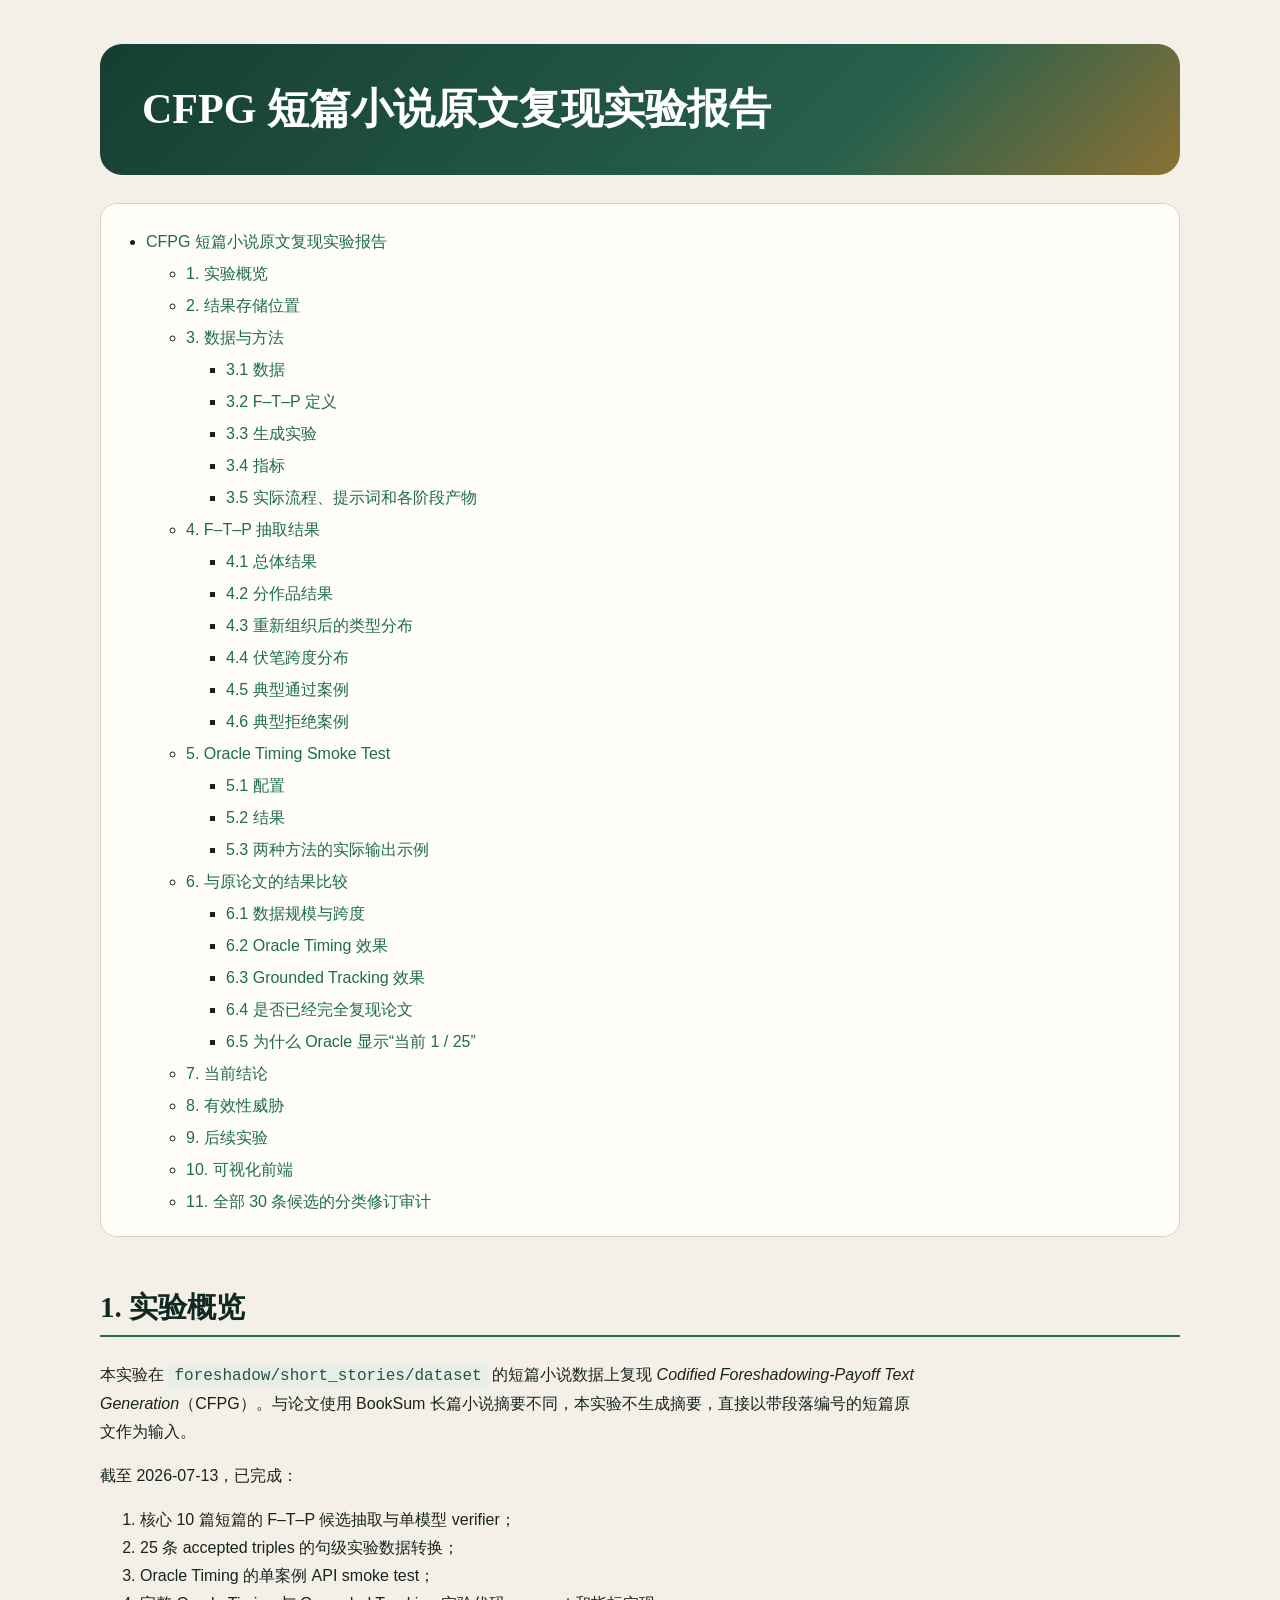
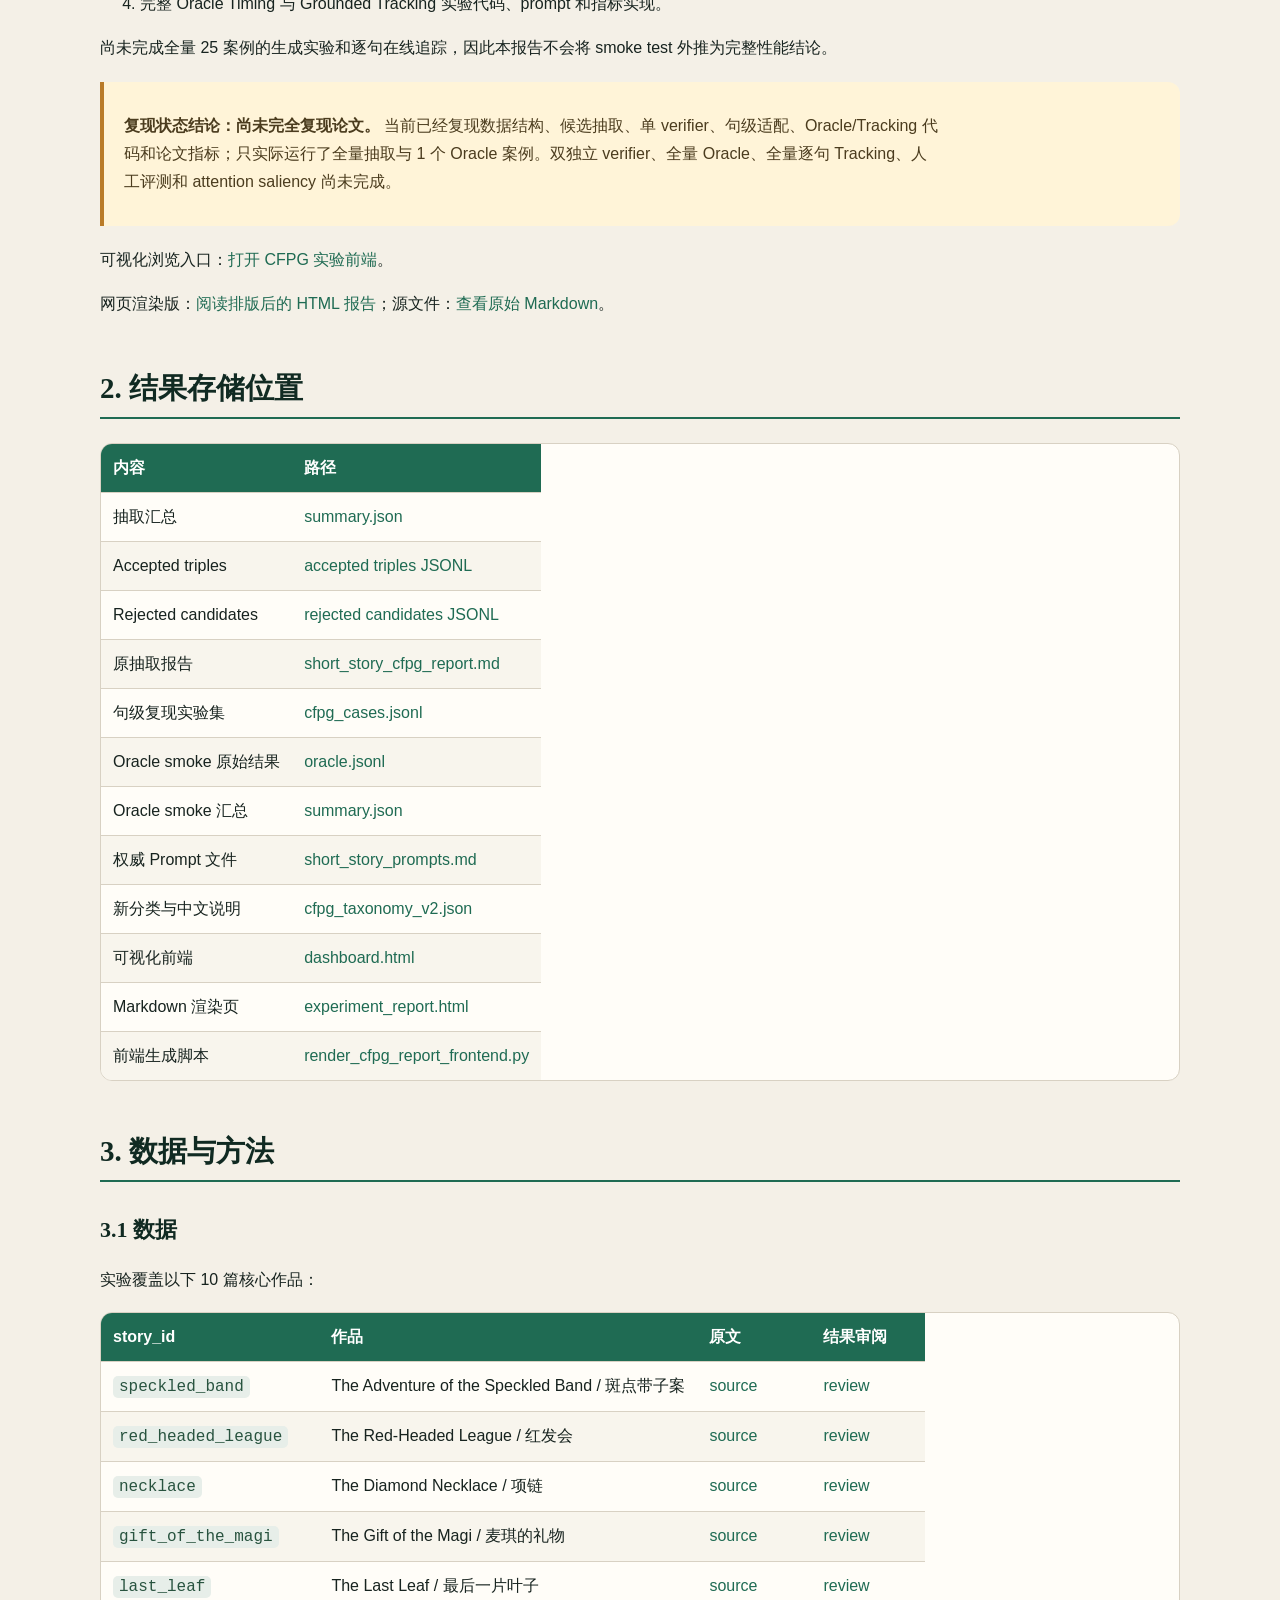
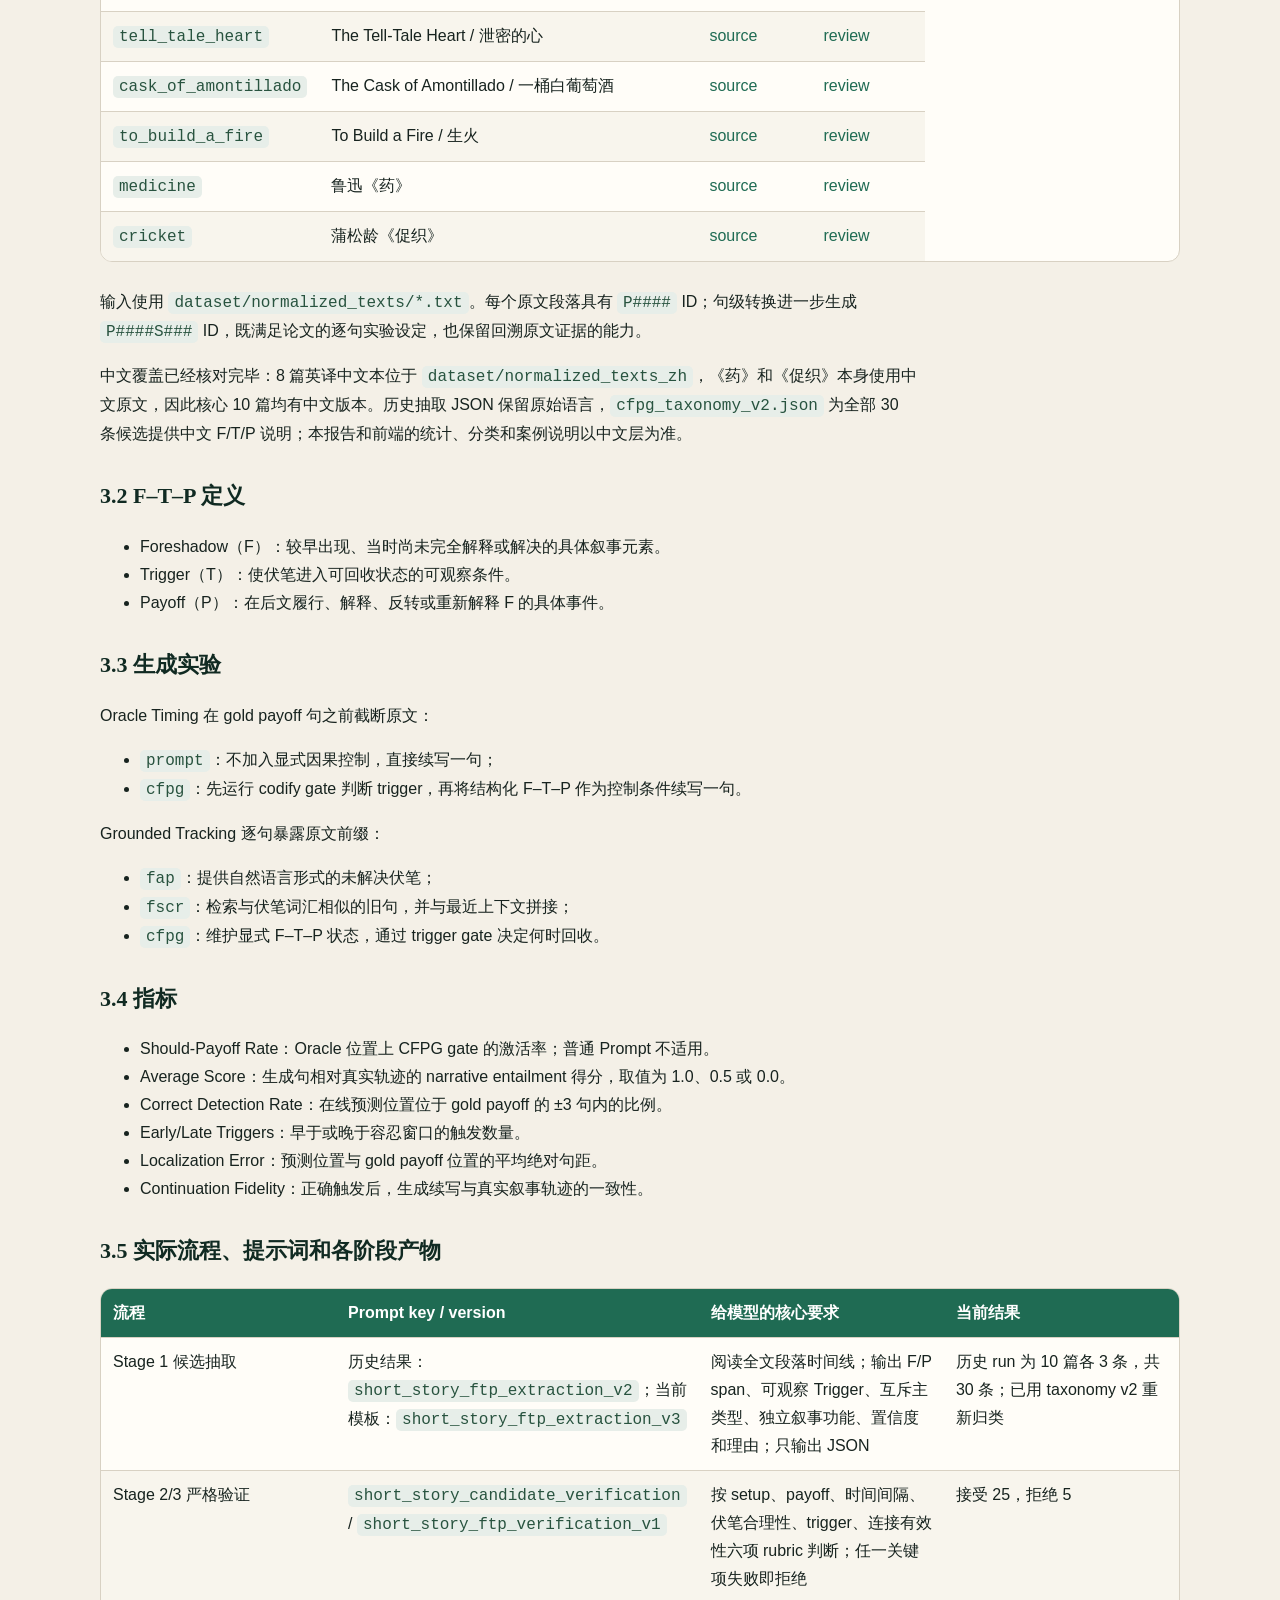
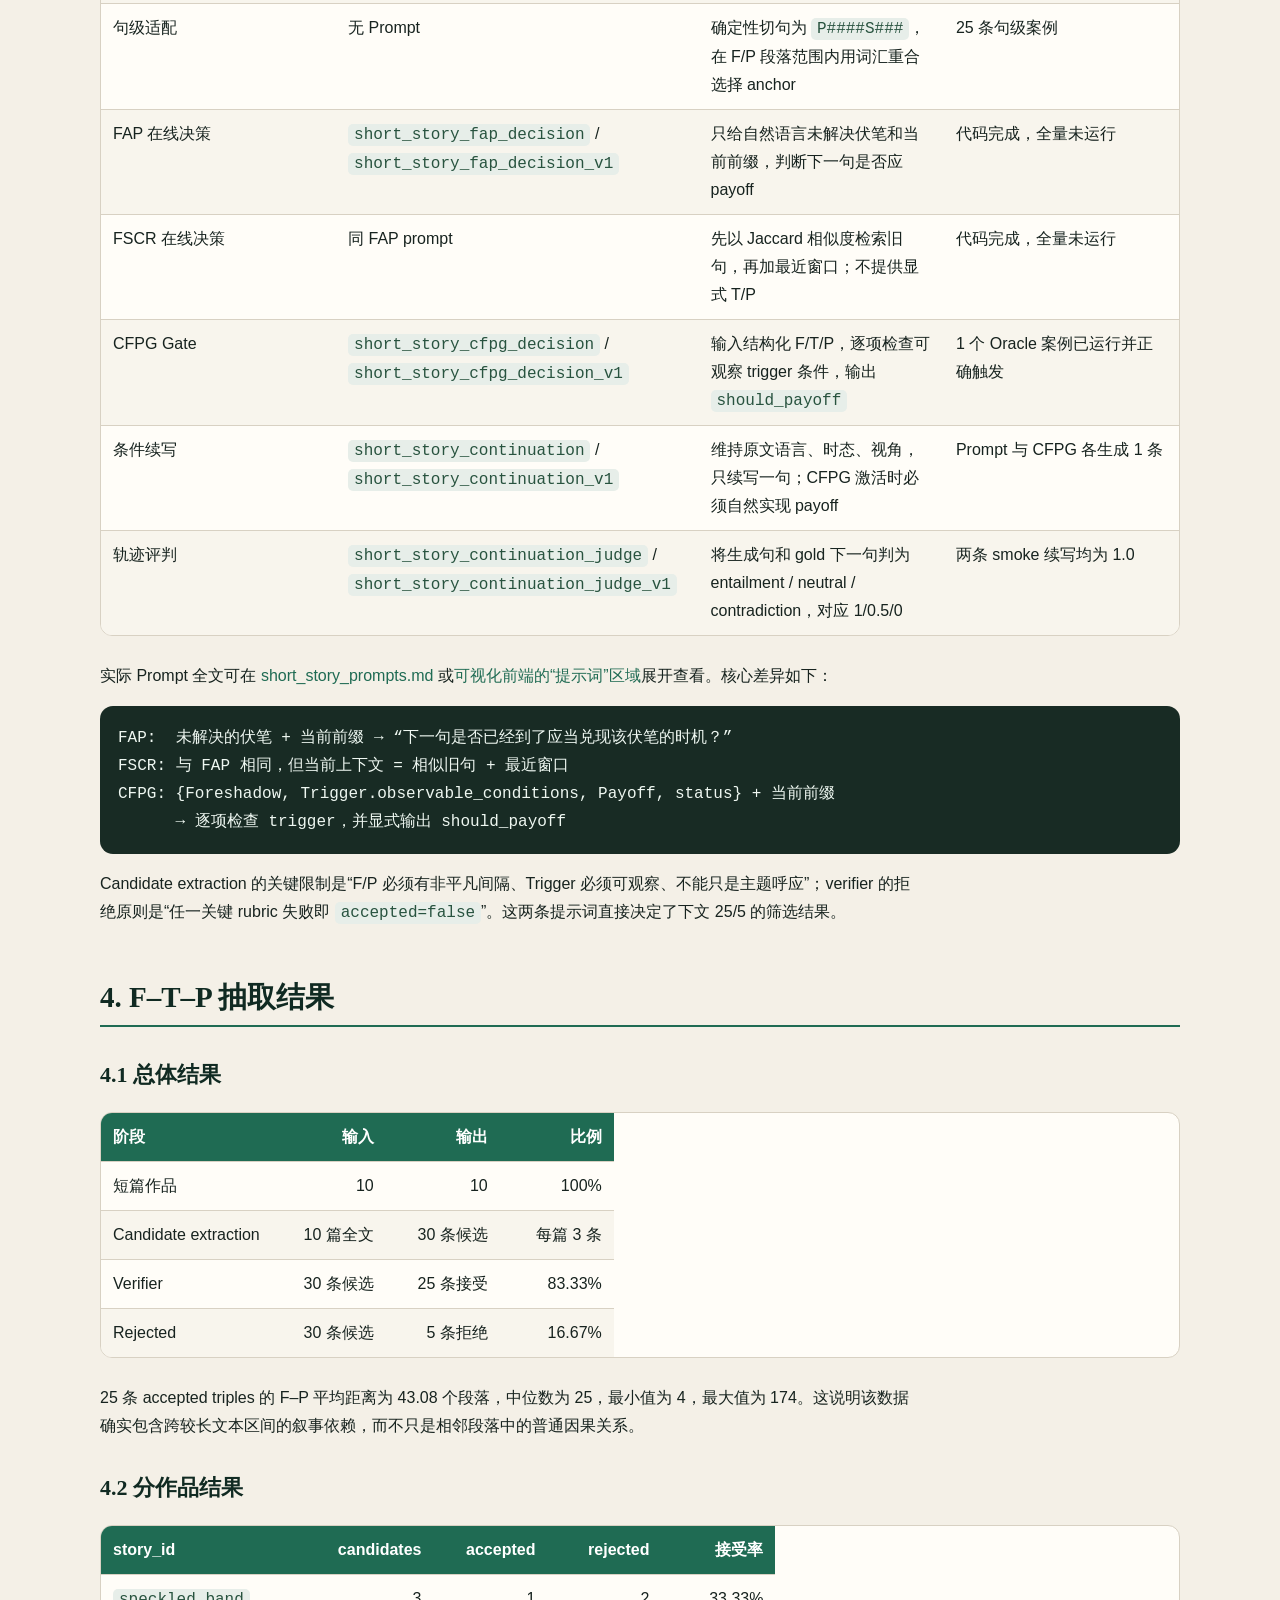
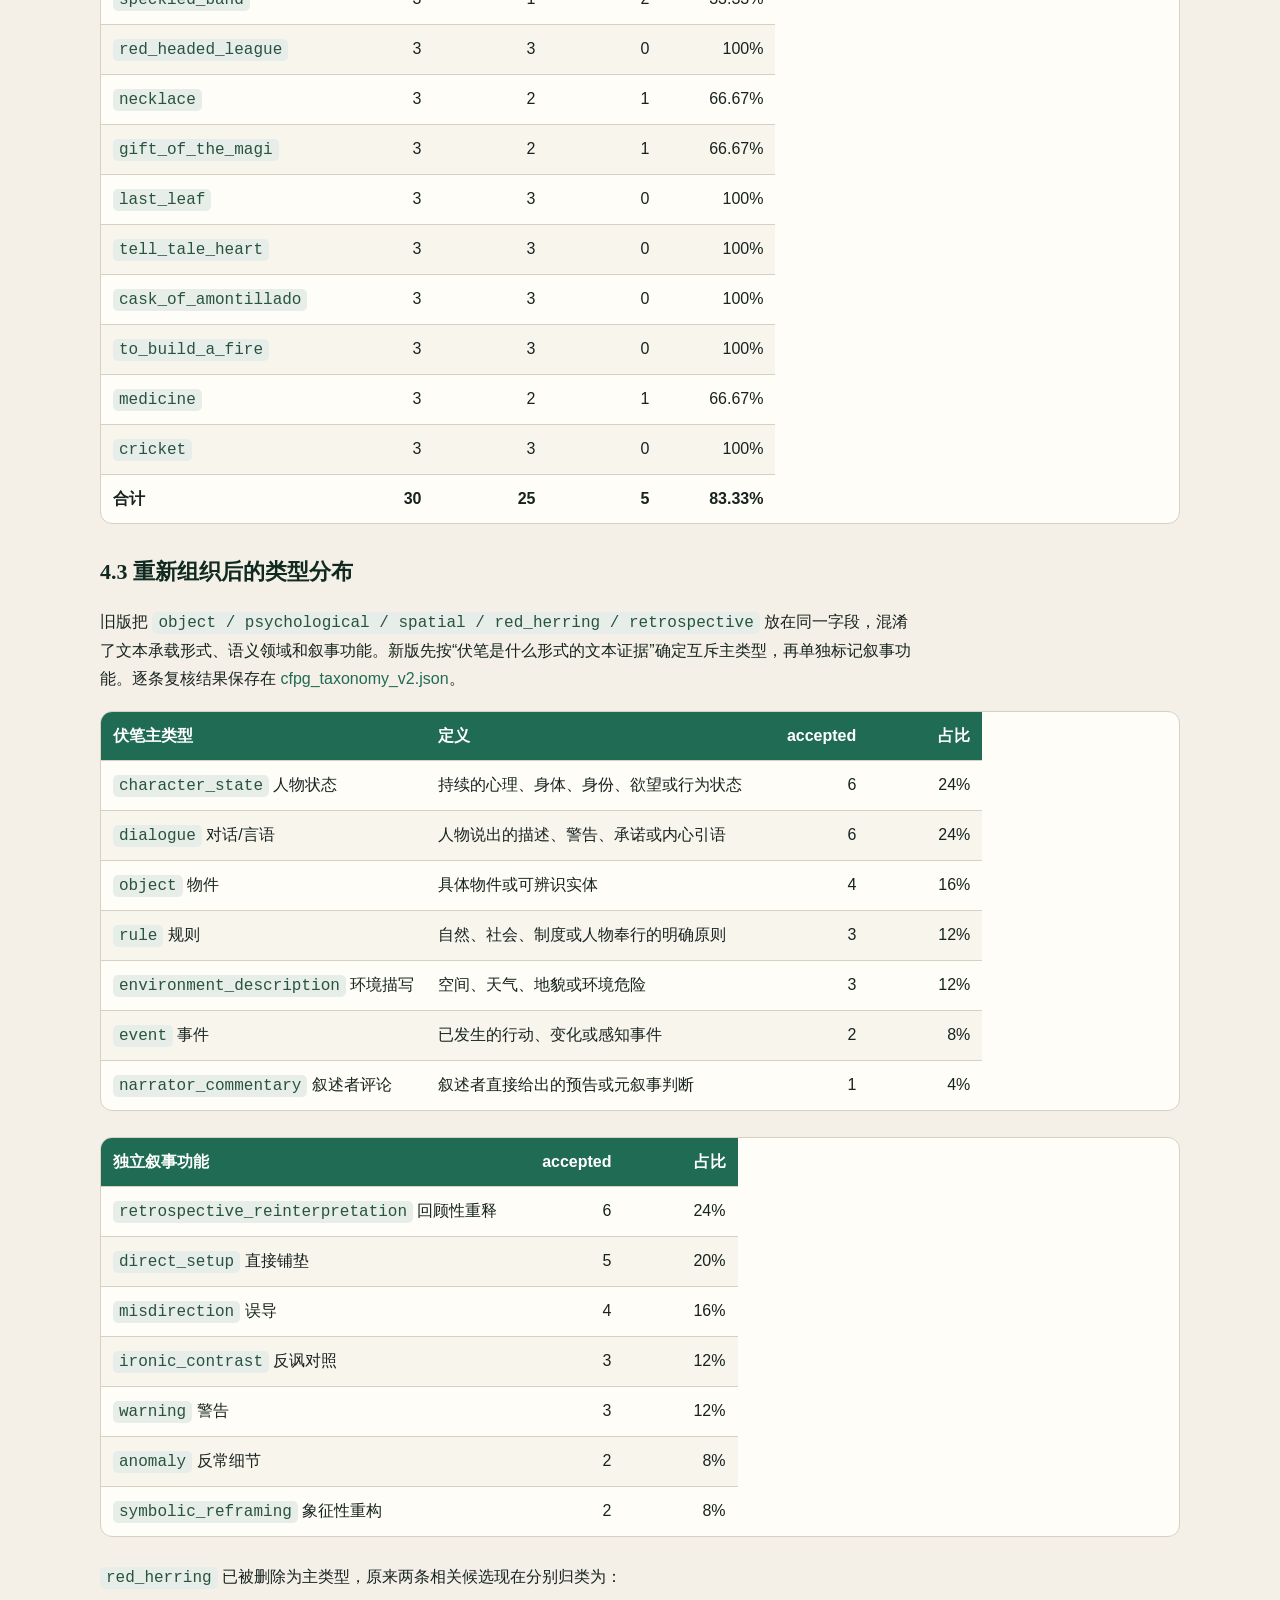
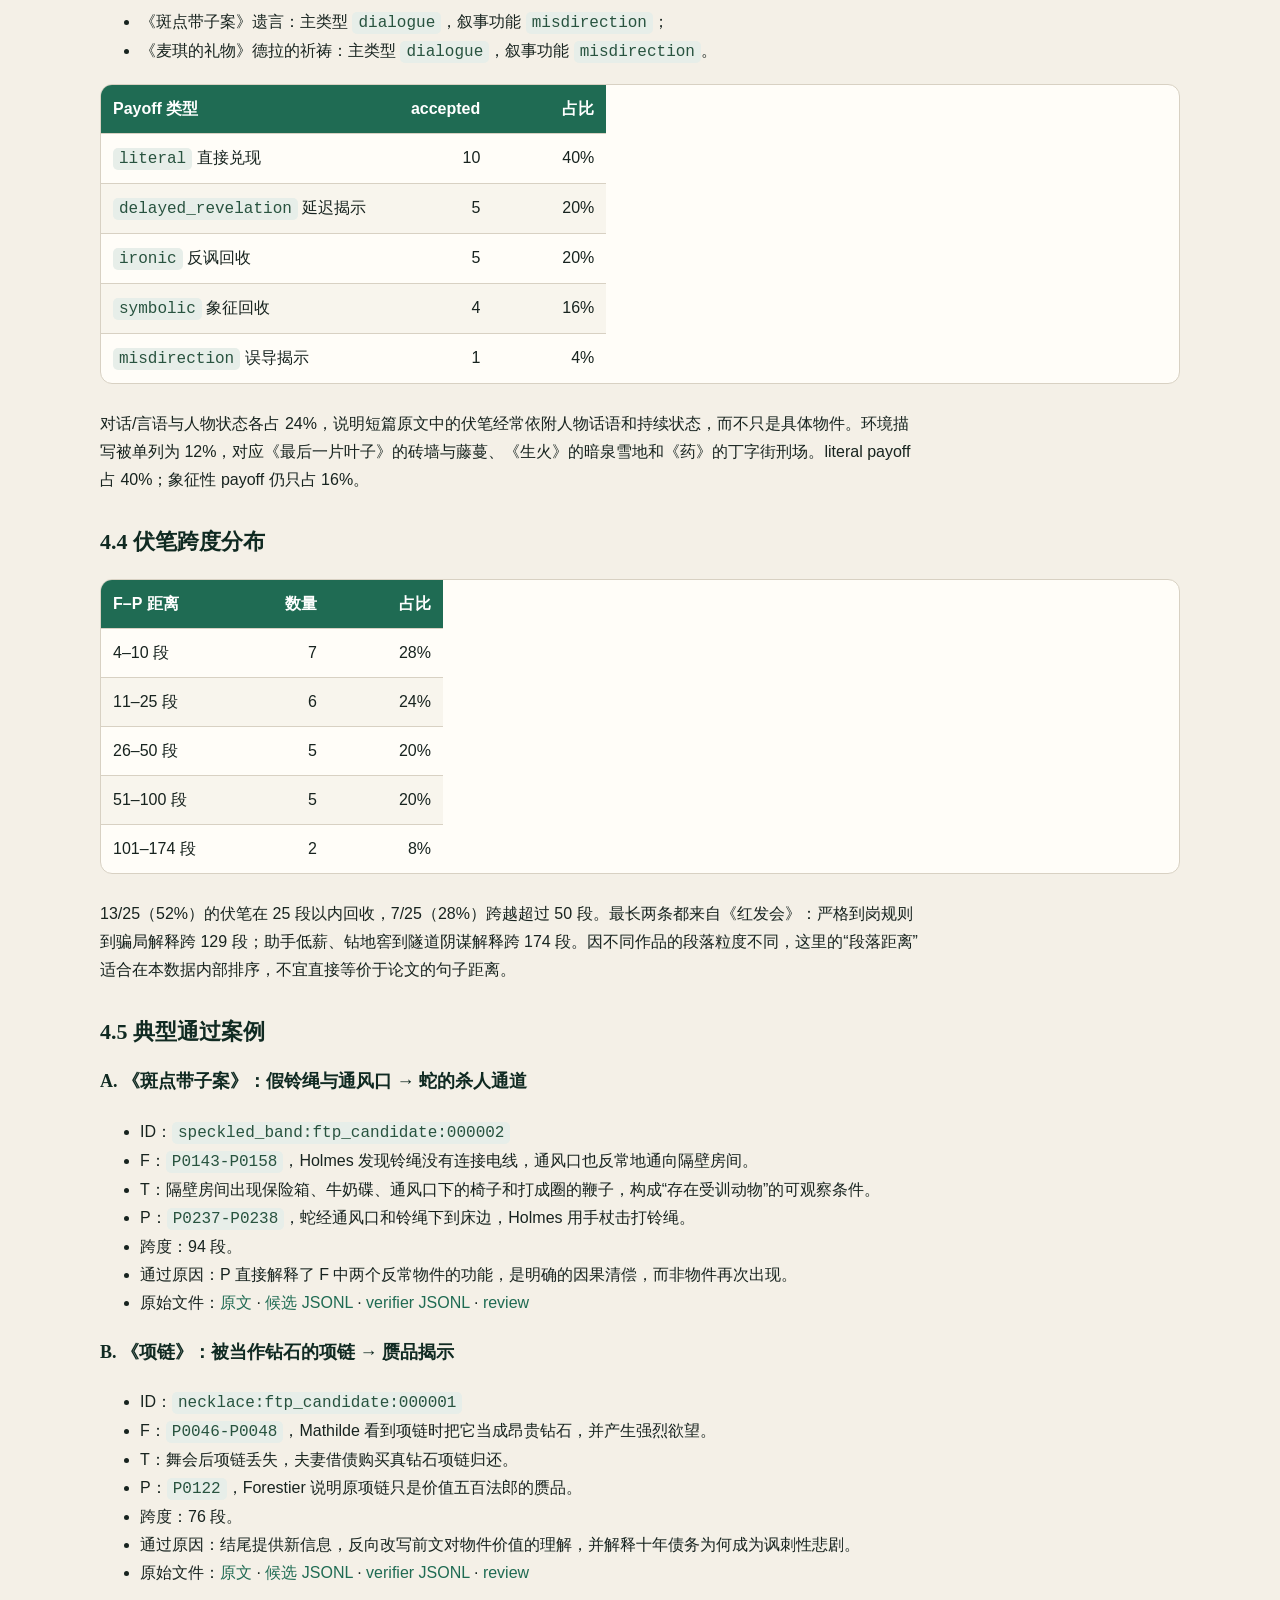
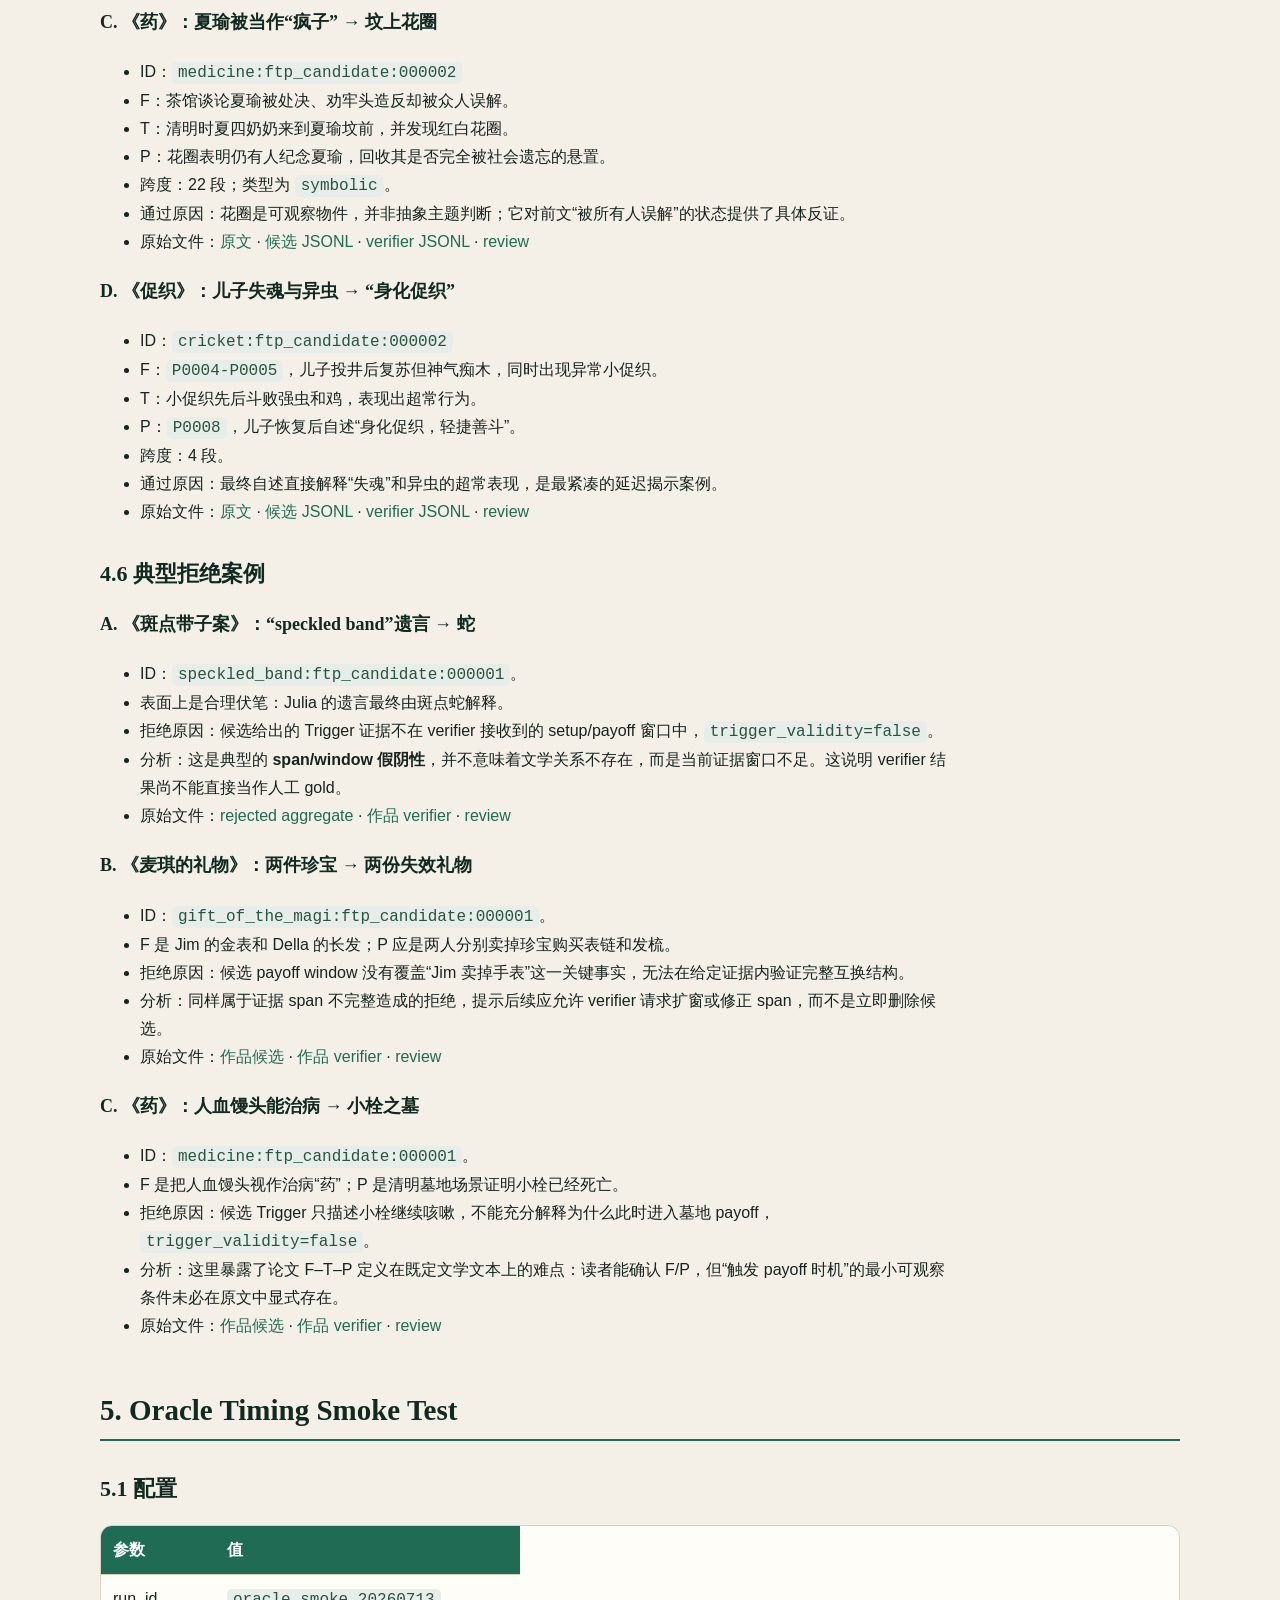
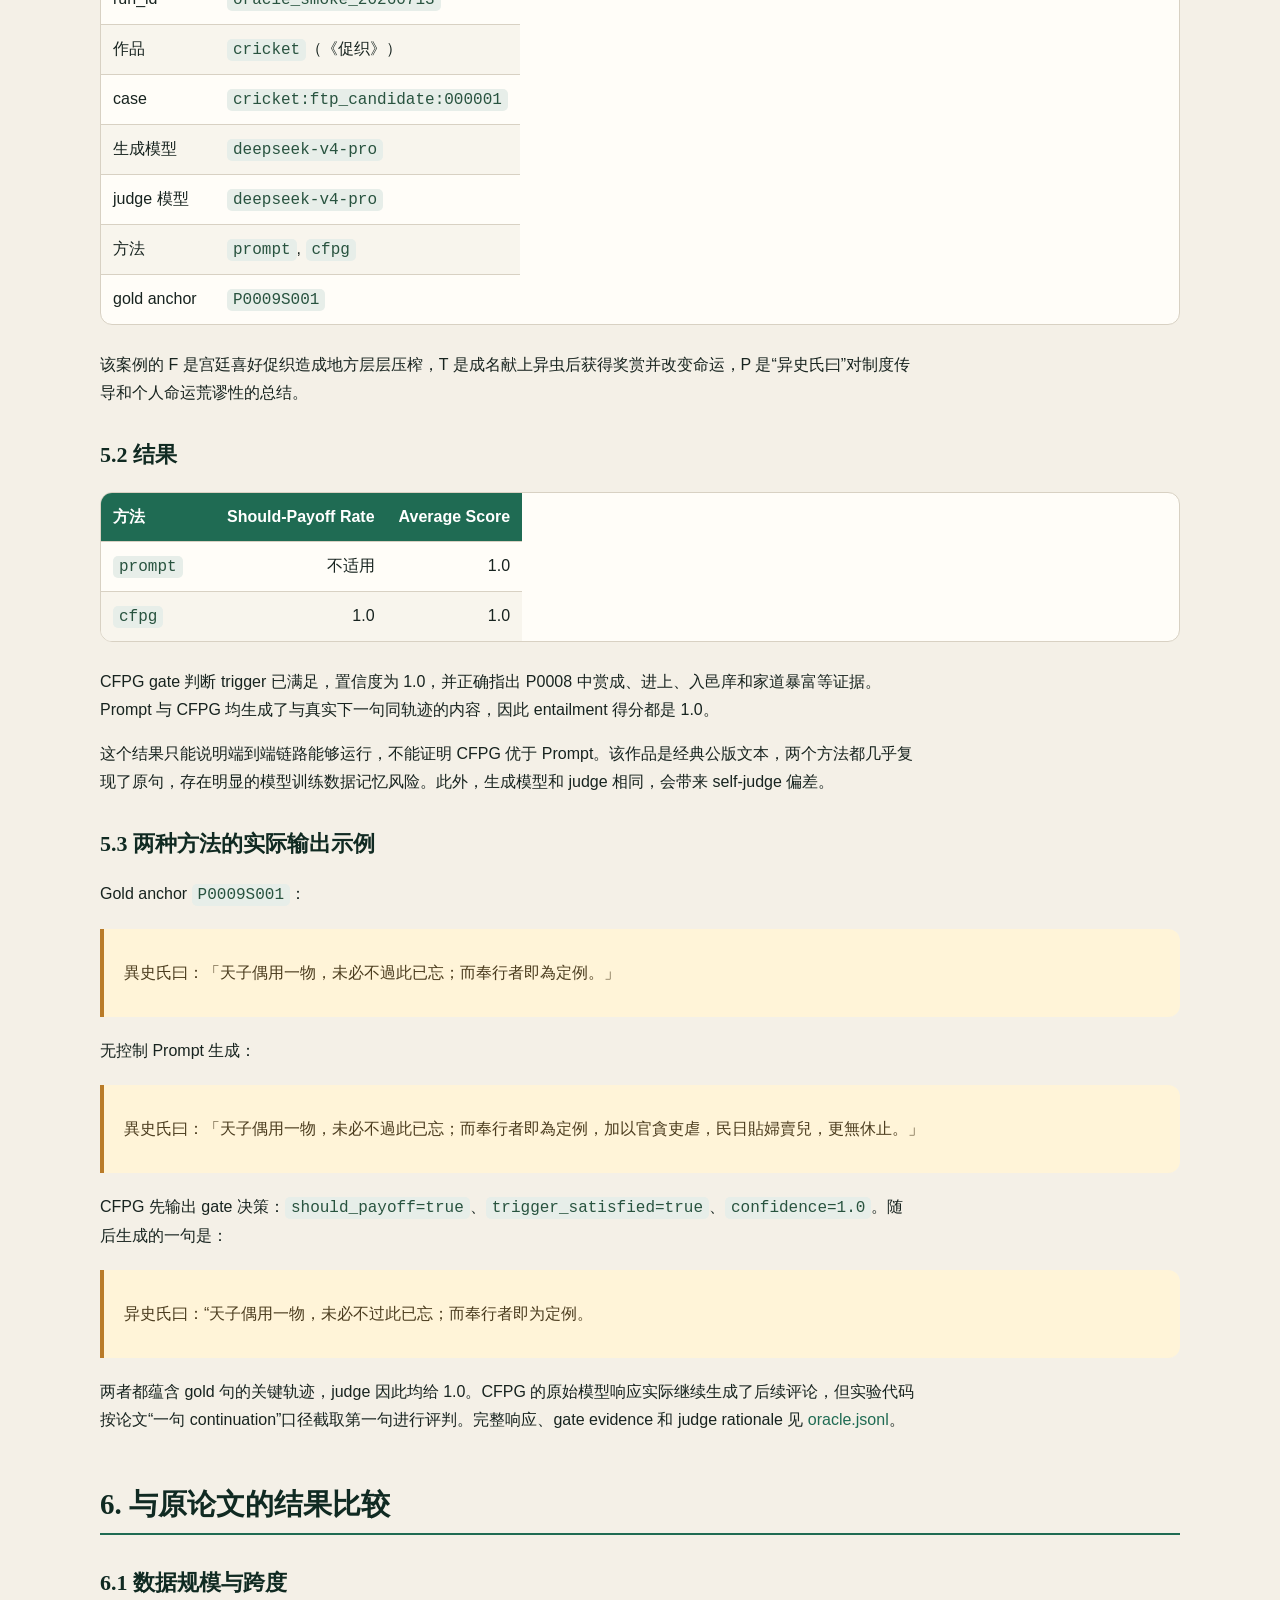
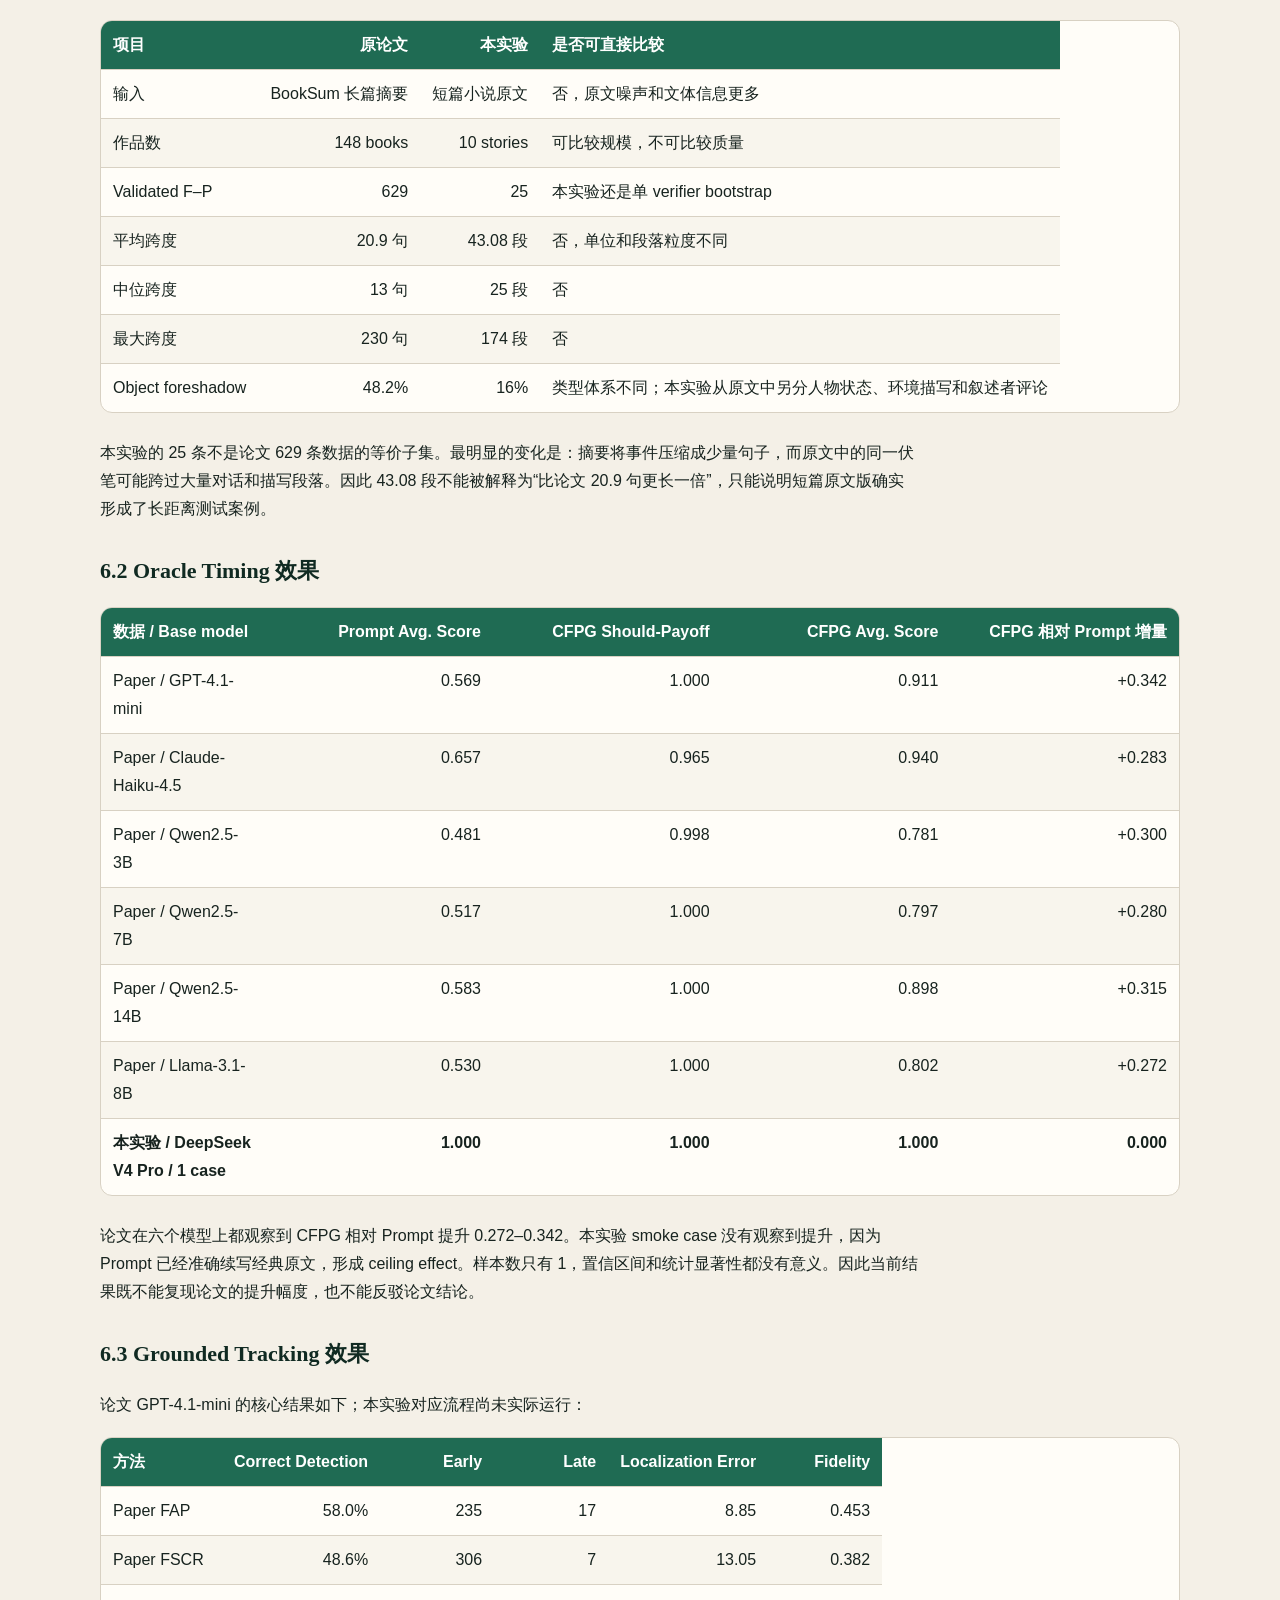
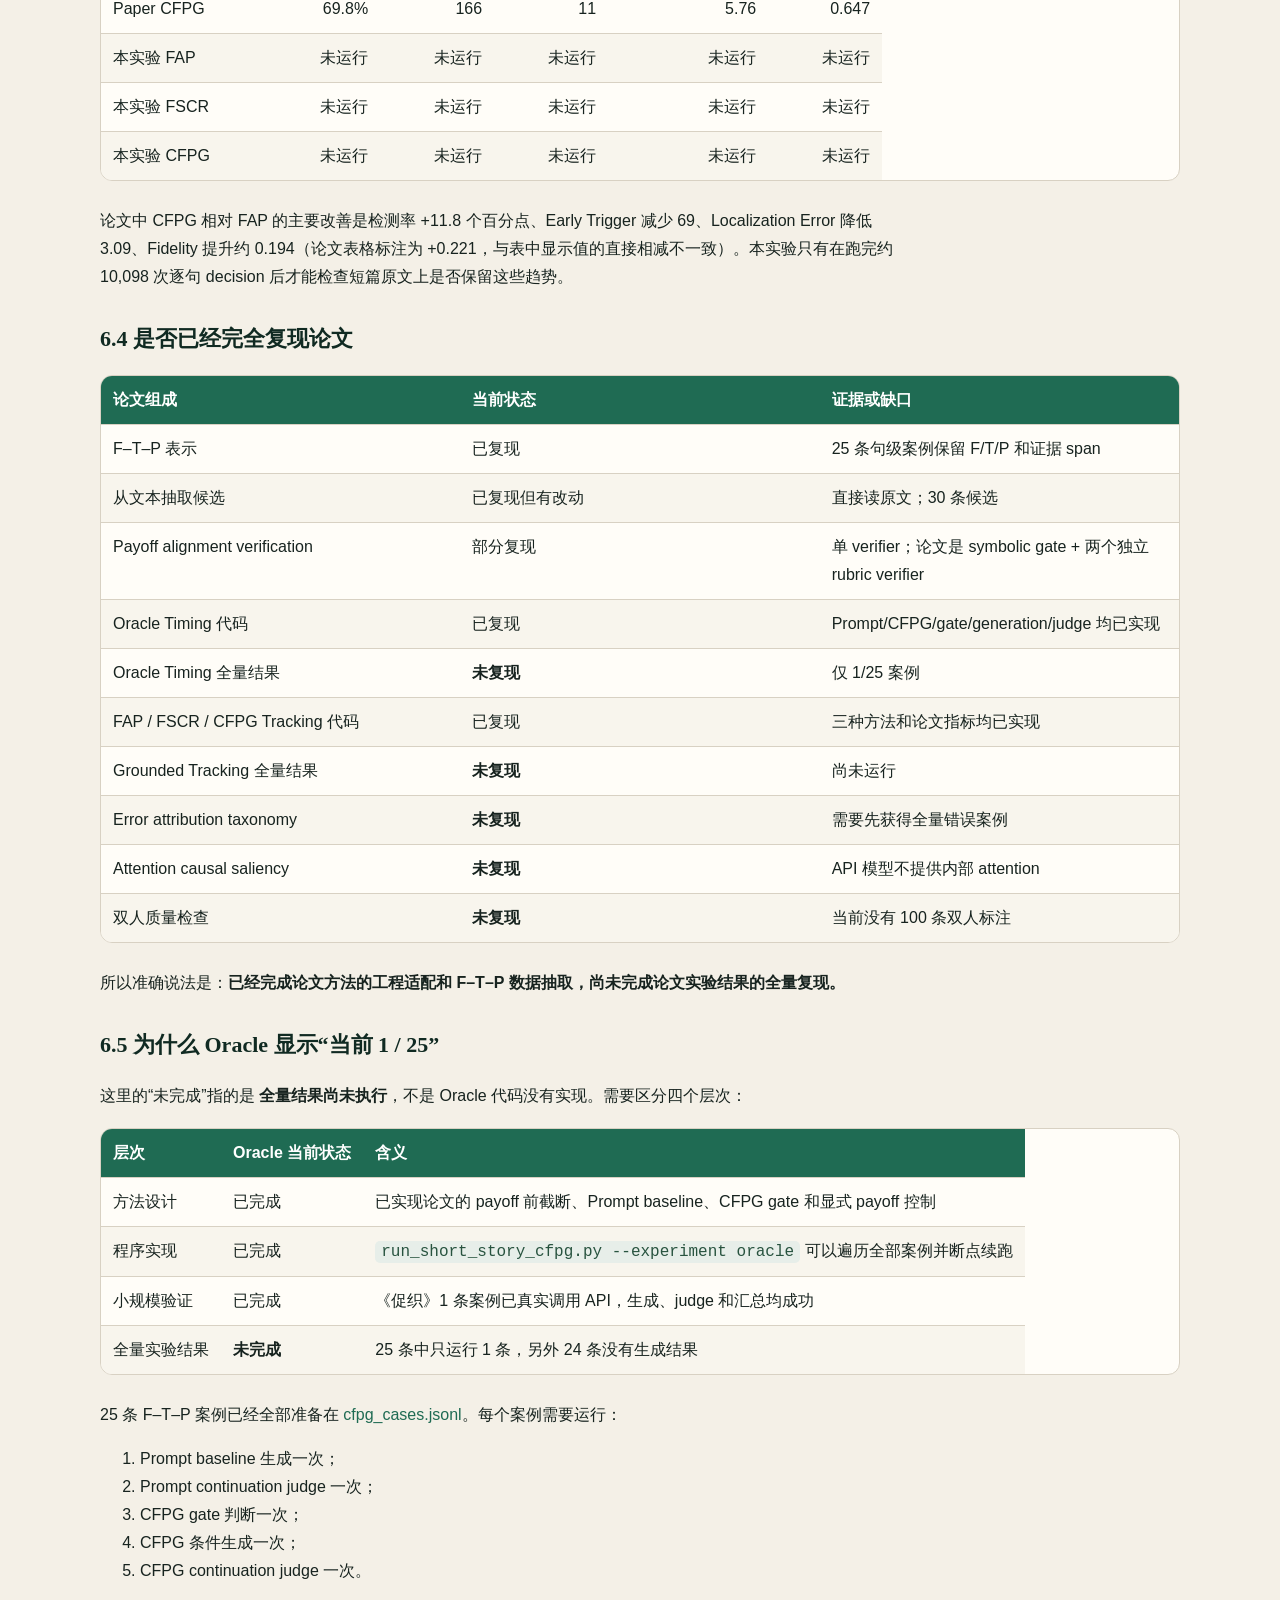
<file: foreshadow/short_stories/cfpg/reports/experiment_report.html>
<!DOCTYPE html>
<html xmlns="http://www.w3.org/1999/xhtml" lang="zh-CN" xml:lang="zh-CN">
<head>
  <meta charset="utf-8" />
  <meta name="generator" content="pandoc" />
  <meta name="viewport" content="width=device-width, initial-scale=1.0, user-scalable=yes" />
  <title>CFPG 短篇小说原文复现实验报告</title>
  <style>
    code{white-space: pre-wrap;}
    span.smallcaps{font-variant: small-caps;}
    span.underline{text-decoration: underline;}
    div.column{display: inline-block; vertical-align: top; width: 50%;}
    div.hanging-indent{margin-left: 1.5em; text-indent: -1.5em;}
    ul.task-list{list-style: none;}
    pre > code.sourceCode { white-space: pre; position: relative; }
    pre > code.sourceCode > span { display: inline-block; line-height: 1.25; }
    pre > code.sourceCode > span:empty { height: 1.2em; }
    .sourceCode { overflow: visible; }
    code.sourceCode > span { color: inherit; text-decoration: inherit; }
    div.sourceCode { margin: 1em 0; }
    pre.sourceCode { margin: 0; }
    @media screen {
    div.sourceCode { overflow: auto; }
    }
    @media print {
    pre > code.sourceCode { white-space: pre-wrap; }
    pre > code.sourceCode > span { text-indent: -5em; padding-left: 5em; }
    }
    pre.numberSource code
      { counter-reset: source-line 0; }
    pre.numberSource code > span
      { position: relative; left: -4em; counter-increment: source-line; }
    pre.numberSource code > span > a:first-child::before
      { content: counter(source-line);
        position: relative; left: -1em; text-align: right; vertical-align: baseline;
        border: none; display: inline-block;
        -webkit-touch-callout: none; -webkit-user-select: none;
        -khtml-user-select: none; -moz-user-select: none;
        -ms-user-select: none; user-select: none;
        padding: 0 4px; width: 4em;
        color: #aaaaaa;
      }
    pre.numberSource { margin-left: 3em; border-left: 1px solid #aaaaaa;  padding-left: 4px; }
    div.sourceCode
      {   }
    @media screen {
    pre > code.sourceCode > span > a:first-child::before { text-decoration: underline; }
    }
    code span.al { color: #ff0000; font-weight: bold; } /* Alert */
    code span.an { color: #60a0b0; font-weight: bold; font-style: italic; } /* Annotation */
    code span.at { color: #7d9029; } /* Attribute */
    code span.bn { color: #40a070; } /* BaseN */
    code span.bu { } /* BuiltIn */
    code span.cf { color: #007020; font-weight: bold; } /* ControlFlow */
    code span.ch { color: #4070a0; } /* Char */
    code span.cn { color: #880000; } /* Constant */
    code span.co { color: #60a0b0; font-style: italic; } /* Comment */
    code span.cv { color: #60a0b0; font-weight: bold; font-style: italic; } /* CommentVar */
    code span.do { color: #ba2121; font-style: italic; } /* Documentation */
    code span.dt { color: #902000; } /* DataType */
    code span.dv { color: #40a070; } /* DecVal */
    code span.er { color: #ff0000; font-weight: bold; } /* Error */
    code span.ex { } /* Extension */
    code span.fl { color: #40a070; } /* Float */
    code span.fu { color: #06287e; } /* Function */
    code span.im { } /* Import */
    code span.in { color: #60a0b0; font-weight: bold; font-style: italic; } /* Information */
    code span.kw { color: #007020; font-weight: bold; } /* Keyword */
    code span.op { color: #666666; } /* Operator */
    code span.ot { color: #007020; } /* Other */
    code span.pp { color: #bc7a00; } /* Preprocessor */
    code span.sc { color: #4070a0; } /* SpecialChar */
    code span.ss { color: #bb6688; } /* SpecialString */
    code span.st { color: #4070a0; } /* String */
    code span.va { color: #19177c; } /* Variable */
    code span.vs { color: #4070a0; } /* VerbatimString */
    code span.wa { color: #60a0b0; font-weight: bold; font-style: italic; } /* Warning */
    .display.math{display: block; text-align: center; margin: 0.5rem auto;}
  </style>
  <link rel="stylesheet" href="data:text/css,%3Aroot%20%7B%0A%2D%2Dink%3A%20%2317231f%3B%0A%2D%2Dmuted%3A%20%2366726d%3B%0A%2D%2Dpaper%3A%20%23f4f0e7%3B%0A%2D%2Dpanel%3A%20%23fffdf8%3B%0A%2D%2Dline%3A%20%23d8d1c3%3B%0A%2D%2Dgreen%3A%20%231f6b53%3B%0A%2D%2Dgold%3A%20%23b97b28%3B%0A%2D%2Dred%3A%20%239f433b%3B%0A%7D%0Ahtml%20%7B%20scroll%2Dbehavior%3A%20smooth%3B%20%7D%0Abody%20%7B%0Amax%2Dwidth%3A%201080px%3B%0Amargin%3A%200%20auto%3B%0Apadding%3A%2044px%2030px%2080px%3B%0Acolor%3A%20var%28%2D%2Dink%29%3B%0Abackground%3A%20var%28%2D%2Dpaper%29%3B%0Afont%3A%2016px%2F1%2E75%20Inter%2C%20%22Noto%20Sans%20SC%22%2C%20%22PingFang%20SC%22%2C%20sans%2Dserif%3B%0A%7D%0Aheader%23title%2Dblock%2Dheader%20%7B%0Amargin%2Dbottom%3A%2028px%3B%0Apadding%3A%2038px%2042px%3B%0Acolor%3A%20white%3B%0Abackground%3A%20linear%2Dgradient%28135deg%2C%20%23153e32%2C%20%2328604c%2070%25%2C%20%238b7135%29%3B%0Aborder%2Dradius%3A%2022px%3B%0A%7D%0Ah1%2Etitle%20%7B%20margin%3A%200%3B%20font%2Dsize%3A%2042px%3B%20%7D%0Aheader%23title%2Dblock%2Dheader%20h1%2Etitle%20%7B%20color%3A%20white%3B%20%7D%0Anav%23TOC%20%2B%20h1%20%7B%20display%3A%20none%3B%20%7D%0Ah1%2C%20h2%2C%20h3%2C%20h4%20%7B%0Afont%2Dfamily%3A%20Georgia%2C%20%22Noto%20Serif%20SC%22%2C%20serif%3B%0Aline%2Dheight%3A%201%2E3%3B%0Acolor%3A%20%23102a22%3B%0A%7D%0Ah1%20%7B%20font%2Dsize%3A%2038px%3B%20%7D%0Ah2%20%7B%0Amargin%2Dtop%3A%2052px%3B%0Apadding%2Dbottom%3A%209px%3B%0Aborder%2Dbottom%3A%202px%20solid%20var%28%2D%2Dgreen%29%3B%0Afont%2Dsize%3A%2029px%3B%0A%7D%0Ah3%20%7B%20margin%2Dtop%3A%2034px%3B%20font%2Dsize%3A%2022px%3B%20%7D%0Ah4%20%7B%20font%2Dsize%3A%2018px%3B%20%7D%0Anav%23TOC%20%7B%0Apadding%3A%2020px%2025px%3B%0Abackground%3A%20var%28%2D%2Dpanel%29%3B%0Aborder%3A%201px%20solid%20var%28%2D%2Dline%29%3B%0Aborder%2Dradius%3A%2016px%3B%0Acolumns%3A%202%3B%0A%7D%0Anav%23TOC%20%3E%20ul%20%7B%20margin%3A%200%3B%20padding%2Dleft%3A%2020px%3B%20%7D%0Anav%23TOC%20li%20%7B%20break%2Dinside%3A%20avoid%3B%20margin%3A%204px%200%3B%20%7D%0Aa%20%7B%20color%3A%20var%28%2D%2Dgreen%29%3B%20text%2Ddecoration%3A%20none%3B%20%7D%0Aa%3Ahover%20%7B%20text%2Ddecoration%3A%20underline%3B%20%7D%0Ap%2C%20li%20%7B%20max%2Dwidth%3A%2092ch%3B%20%7D%0Ablockquote%20%7B%0Amargin%3A%2020px%200%3B%0Apadding%3A%2014px%2020px%3B%0Acolor%3A%20%234b3c1e%3B%0Abackground%3A%20%23fff4d8%3B%0Aborder%2Dleft%3A%204px%20solid%20var%28%2D%2Dgold%29%3B%0Aborder%2Dradius%3A%200%2012px%2012px%200%3B%0A%7D%0Atable%20%7B%0Adisplay%3A%20block%3B%0Awidth%3A%20100%25%3B%0Amargin%3A%2018px%200%2026px%3B%0Aoverflow%2Dx%3A%20auto%3B%0Aborder%2Dcollapse%3A%20collapse%3B%0Abackground%3A%20var%28%2D%2Dpanel%29%3B%0Aborder%3A%201px%20solid%20var%28%2D%2Dline%29%3B%0Aborder%2Dradius%3A%2012px%3B%0A%7D%0Ath%2C%20td%20%7B%0Amin%2Dwidth%3A%2090px%3B%0Apadding%3A%2010px%2012px%3B%0Atext%2Dalign%3A%20left%3B%0Avertical%2Dalign%3A%20top%3B%0Aborder%2Dbottom%3A%201px%20solid%20var%28%2D%2Dline%29%3B%0A%7D%0Ath%20%7B%20color%3A%20white%3B%20background%3A%20var%28%2D%2Dgreen%29%3B%20%7D%0Atr%3Alast%2Dchild%20td%20%7B%20border%2Dbottom%3A%200%3B%20%7D%0Atr%3Anth%2Dchild%28even%29%20td%20%7B%20background%3A%20%23f8f5ed%3B%20%7D%0Acode%20%7B%0Apadding%3A%202px%206px%3B%0Acolor%3A%20%2328533f%3B%0Abackground%3A%20%23e7eee9%3B%0Aborder%2Dradius%3A%205px%3B%0Afont%2Dfamily%3A%20ui%2Dmonospace%2C%20SFMono%2DRegular%2C%20Consolas%2C%20monospace%3B%0A%7D%0Apre%20%7B%0Apadding%3A%2018px%3B%0Aoverflow%2Dx%3A%20auto%3B%0Acolor%3A%20%23eef7f1%3B%0Abackground%3A%20%23182b24%3B%0Aborder%2Dradius%3A%2013px%3B%0A%7D%0Apre%20code%20%7B%20padding%3A%200%3B%20color%3A%20inherit%3B%20background%3A%20transparent%3B%20%7D%0Ahr%20%7B%20border%3A%200%3B%20border%2Dtop%3A%201px%20solid%20var%28%2D%2Dline%29%3B%20%7D%0A%40media%20%28max%2Dwidth%3A%20720px%29%20%7B%0Abody%20%7B%20padding%3A%2018px%2014px%2050px%3B%20font%2Dsize%3A%2015px%3B%20%7D%0Aheader%23title%2Dblock%2Dheader%20%7B%20padding%3A%2027px%2022px%3B%20%7D%0Ah1%2Etitle%20%7B%20font%2Dsize%3A%2030px%3B%20%7D%0Anav%23TOC%20%7B%20columns%3A%201%3B%20%7D%0A%7D%0A" />
  <!--[if lt IE 9]>
    <script src="//cdnjs.cloudflare.com/ajax/libs/html5shiv/3.7.3/html5shiv-printshiv.min.js"></script>
  <![endif]-->
</head>
<body>
<header id="title-block-header">
<h1 class="title">CFPG 短篇小说原文复现实验报告</h1>
</header>
<nav id="TOC" role="doc-toc">
<ul>
<li><a href="#cfpg-短篇小说原文复现实验报告">CFPG 短篇小说原文复现实验报告</a>
<ul>
<li><a href="#实验概览">1. 实验概览</a></li>
<li><a href="#结果存储位置">2. 结果存储位置</a></li>
<li><a href="#数据与方法">3. 数据与方法</a>
<ul>
<li><a href="#数据">3.1 数据</a></li>
<li><a href="#ftp-定义">3.2 F–T–P 定义</a></li>
<li><a href="#生成实验">3.3 生成实验</a></li>
<li><a href="#指标">3.4 指标</a></li>
<li><a href="#实际流程提示词和各阶段产物">3.5 实际流程、提示词和各阶段产物</a></li>
</ul></li>
<li><a href="#ftp-抽取结果">4. F–T–P 抽取结果</a>
<ul>
<li><a href="#总体结果">4.1 总体结果</a></li>
<li><a href="#分作品结果">4.2 分作品结果</a></li>
<li><a href="#重新组织后的类型分布">4.3 重新组织后的类型分布</a></li>
<li><a href="#伏笔跨度分布">4.4 伏笔跨度分布</a></li>
<li><a href="#典型通过案例">4.5 典型通过案例</a></li>
<li><a href="#典型拒绝案例">4.6 典型拒绝案例</a></li>
</ul></li>
<li><a href="#oracle-timing-smoke-test">5. Oracle Timing Smoke Test</a>
<ul>
<li><a href="#配置">5.1 配置</a></li>
<li><a href="#结果">5.2 结果</a></li>
<li><a href="#两种方法的实际输出示例">5.3 两种方法的实际输出示例</a></li>
</ul></li>
<li><a href="#与原论文的结果比较">6. 与原论文的结果比较</a>
<ul>
<li><a href="#数据规模与跨度">6.1 数据规模与跨度</a></li>
<li><a href="#oracle-timing-效果">6.2 Oracle Timing 效果</a></li>
<li><a href="#grounded-tracking-效果">6.3 Grounded Tracking 效果</a></li>
<li><a href="#是否已经完全复现论文">6.4 是否已经完全复现论文</a></li>
<li><a href="#为什么-oracle-显示当前-1-25">6.5 为什么 Oracle 显示“当前 1 / 25”</a></li>
</ul></li>
<li><a href="#当前结论">7. 当前结论</a></li>
<li><a href="#有效性威胁">8. 有效性威胁</a></li>
<li><a href="#后续实验">9. 后续实验</a></li>
<li><a href="#可视化前端">10. 可视化前端</a></li>
<li><a href="#全部-30-条候选的分类修订审计">11. 全部 30 条候选的分类修订审计</a></li>
</ul></li>
</ul>
</nav>
<h1 id="cfpg-短篇小说原文复现实验报告">CFPG 短篇小说原文复现实验报告</h1>
<h2 id="实验概览">1. 实验概览</h2>
<p>本实验在 <code>foreshadow/short_stories/dataset</code> 的短篇小说数据上复现 <em>Codified Foreshadowing-Payoff Text Generation</em>（CFPG）。与论文使用 BookSum 长篇小说摘要不同，本实验不生成摘要，直接以带段落编号的短篇原文作为输入。</p>
<p>截至 2026-07-13，已完成：</p>
<ol type="1">
<li>核心 10 篇短篇的 F–T–P 候选抽取与单模型 verifier；</li>
<li>25 条 accepted triples 的句级实验数据转换；</li>
<li>Oracle Timing 的单案例 API smoke test；</li>
<li>完整 Oracle Timing 与 Grounded Tracking 实验代码、prompt 和指标实现。</li>
</ol>
<p>尚未完成全量 25 案例的生成实验和逐句在线追踪，因此本报告不会将 smoke test 外推为完整性能结论。</p>
<blockquote>
<p><strong>复现状态结论：尚未完全复现论文。</strong> 当前已经复现数据结构、候选抽取、单 verifier、句级适配、Oracle/Tracking 代码和论文指标；只实际运行了全量抽取与 1 个 Oracle 案例。双独立 verifier、全量 Oracle、全量逐句 Tracking、人工评测和 attention saliency 尚未完成。</p>
</blockquote>
<p>可视化浏览入口：<a href="dashboard.html">打开 CFPG 实验前端</a>。</p>
<p>网页渲染版：<a href="experiment_report.html">阅读排版后的 HTML 报告</a>；源文件：<a href="experiment_report.md">查看原始 Markdown</a>。</p>
<h2 id="结果存储位置">2. 结果存储位置</h2>
<table>
<thead>
<tr class="header">
<th>内容</th>
<th>路径</th>
</tr>
</thead>
<tbody>
<tr class="odd">
<td>抽取汇总</td>
<td><a href="../results/extraction/runs/20260701_short_story_cfpg_v3_verified/summary.json">summary.json</a></td>
</tr>
<tr class="even">
<td>Accepted triples</td>
<td><a href="../results/extraction/runs/20260701_short_story_cfpg_v3_verified/accepted_triples_20260701_short_story_cfpg_v3_verified.jsonl">accepted triples JSONL</a></td>
</tr>
<tr class="odd">
<td>Rejected candidates</td>
<td><a href="../results/extraction/runs/20260701_short_story_cfpg_v3_verified/rejected_candidates_20260701_short_story_cfpg_v3_verified.jsonl">rejected candidates JSONL</a></td>
</tr>
<tr class="even">
<td>原抽取报告</td>
<td><a href="../results/extraction/runs/20260701_short_story_cfpg_v3_verified/short_story_cfpg_report.md">short_story_cfpg_report.md</a></td>
</tr>
<tr class="odd">
<td>句级复现实验集</td>
<td><a href="../data/cfpg_cases.jsonl">cfpg_cases.jsonl</a></td>
</tr>
<tr class="even">
<td>Oracle smoke 原始结果</td>
<td><a href="../results/oracle_smoke_20260713/oracle.jsonl">oracle.jsonl</a></td>
</tr>
<tr class="odd">
<td>Oracle smoke 汇总</td>
<td><a href="../results/oracle_smoke_20260713/summary.json">summary.json</a></td>
</tr>
<tr class="even">
<td>权威 Prompt 文件</td>
<td><a href="../prompts/short_story_prompts.md">short_story_prompts.md</a></td>
</tr>
<tr class="odd">
<td>新分类与中文说明</td>
<td><a href="../data/cfpg_taxonomy_v2.json">cfpg_taxonomy_v2.json</a></td>
</tr>
<tr class="even">
<td>可视化前端</td>
<td><a href="dashboard.html">dashboard.html</a></td>
</tr>
<tr class="odd">
<td>Markdown 渲染页</td>
<td><a href="experiment_report.html">experiment_report.html</a></td>
</tr>
<tr class="even">
<td>前端生成脚本</td>
<td><a href="../scripts/render_cfpg_report_frontend.py">render_cfpg_report_frontend.py</a></td>
</tr>
</tbody>
</table>
<h2 id="数据与方法">3. 数据与方法</h2>
<h3 id="数据">3.1 数据</h3>
<p>实验覆盖以下 10 篇核心作品：</p>
<table>
<thead>
<tr class="header">
<th>story_id</th>
<th>作品</th>
<th>原文</th>
<th>结果审阅</th>
</tr>
</thead>
<tbody>
<tr class="odd">
<td><code>speckled_band</code></td>
<td>The Adventure of the Speckled Band / 斑点带子案</td>
<td><a href="../../dataset/normalized_texts/speckled_band.txt">source</a></td>
<td><a href="../results/extraction/runs/20260701_short_story_cfpg_v3_verified/reviews/speckled_band_ftp_review_20260701_short_story_cfpg_v3_verified.md">review</a></td>
</tr>
<tr class="even">
<td><code>red_headed_league</code></td>
<td>The Red-Headed League / 红发会</td>
<td><a href="../../dataset/normalized_texts/red_headed_league.txt">source</a></td>
<td><a href="../results/extraction/runs/20260701_short_story_cfpg_v3_verified/reviews/red_headed_league_ftp_review_20260701_short_story_cfpg_v3_verified.md">review</a></td>
</tr>
<tr class="odd">
<td><code>necklace</code></td>
<td>The Diamond Necklace / 项链</td>
<td><a href="../../dataset/normalized_texts/necklace.txt">source</a></td>
<td><a href="../results/extraction/runs/20260701_short_story_cfpg_v3_verified/reviews/necklace_ftp_review_20260701_short_story_cfpg_v3_verified.md">review</a></td>
</tr>
<tr class="even">
<td><code>gift_of_the_magi</code></td>
<td>The Gift of the Magi / 麦琪的礼物</td>
<td><a href="../../dataset/normalized_texts/gift_of_the_magi.txt">source</a></td>
<td><a href="../results/extraction/runs/20260701_short_story_cfpg_v3_verified/reviews/gift_of_the_magi_ftp_review_20260701_short_story_cfpg_v3_verified.md">review</a></td>
</tr>
<tr class="odd">
<td><code>last_leaf</code></td>
<td>The Last Leaf / 最后一片叶子</td>
<td><a href="../../dataset/normalized_texts/last_leaf.txt">source</a></td>
<td><a href="../results/extraction/runs/20260701_short_story_cfpg_v3_verified/reviews/last_leaf_ftp_review_20260701_short_story_cfpg_v3_verified.md">review</a></td>
</tr>
<tr class="even">
<td><code>tell_tale_heart</code></td>
<td>The Tell-Tale Heart / 泄密的心</td>
<td><a href="../../dataset/normalized_texts/tell_tale_heart.txt">source</a></td>
<td><a href="../results/extraction/runs/20260701_short_story_cfpg_v3_verified/reviews/tell_tale_heart_ftp_review_20260701_short_story_cfpg_v3_verified.md">review</a></td>
</tr>
<tr class="odd">
<td><code>cask_of_amontillado</code></td>
<td>The Cask of Amontillado / 一桶白葡萄酒</td>
<td><a href="../../dataset/normalized_texts/cask_of_amontillado.txt">source</a></td>
<td><a href="../results/extraction/runs/20260701_short_story_cfpg_v3_verified/reviews/cask_of_amontillado_ftp_review_20260701_short_story_cfpg_v3_verified.md">review</a></td>
</tr>
<tr class="even">
<td><code>to_build_a_fire</code></td>
<td>To Build a Fire / 生火</td>
<td><a href="../../dataset/normalized_texts/to_build_a_fire.txt">source</a></td>
<td><a href="../results/extraction/runs/20260701_short_story_cfpg_v3_verified/reviews/to_build_a_fire_ftp_review_20260701_short_story_cfpg_v3_verified.md">review</a></td>
</tr>
<tr class="odd">
<td><code>medicine</code></td>
<td>鲁迅《药》</td>
<td><a href="../../dataset/normalized_texts/medicine.txt">source</a></td>
<td><a href="../results/extraction/runs/20260701_short_story_cfpg_v3_verified/reviews/medicine_ftp_review_20260701_short_story_cfpg_v3_verified.md">review</a></td>
</tr>
<tr class="even">
<td><code>cricket</code></td>
<td>蒲松龄《促织》</td>
<td><a href="../../dataset/normalized_texts/cricket.txt">source</a></td>
<td><a href="../results/extraction/runs/20260701_short_story_cfpg_v3_verified/reviews/cricket_ftp_review_20260701_short_story_cfpg_v3_verified.md">review</a></td>
</tr>
</tbody>
</table>
<p>输入使用 <code>dataset/normalized_texts/*.txt</code>。每个原文段落具有 <code>P####</code> ID；句级转换进一步生成 <code>P####S###</code> ID，既满足论文的逐句实验设定，也保留回溯原文证据的能力。</p>
<p>中文覆盖已经核对完毕：8 篇英译中文本位于 <code>dataset/normalized_texts_zh</code>，《药》和《促织》本身使用中文原文，因此核心 10 篇均有中文版本。历史抽取 JSON 保留原始语言，<code>cfpg_taxonomy_v2.json</code> 为全部 30 条候选提供中文 F/T/P 说明；本报告和前端的统计、分类和案例说明以中文层为准。</p>
<h3 id="ftp-定义">3.2 F–T–P 定义</h3>
<ul>
<li>Foreshadow（F）：较早出现、当时尚未完全解释或解决的具体叙事元素。</li>
<li>Trigger（T）：使伏笔进入可回收状态的可观察条件。</li>
<li>Payoff（P）：在后文履行、解释、反转或重新解释 F 的具体事件。</li>
</ul>
<h3 id="生成实验">3.3 生成实验</h3>
<p>Oracle Timing 在 gold payoff 句之前截断原文：</p>
<ul>
<li><code>prompt</code>：不加入显式因果控制，直接续写一句；</li>
<li><code>cfpg</code>：先运行 codify gate 判断 trigger，再将结构化 F–T–P 作为控制条件续写一句。</li>
</ul>
<p>Grounded Tracking 逐句暴露原文前缀：</p>
<ul>
<li><code>fap</code>：提供自然语言形式的未解决伏笔；</li>
<li><code>fscr</code>：检索与伏笔词汇相似的旧句，并与最近上下文拼接；</li>
<li><code>cfpg</code>：维护显式 F–T–P 状态，通过 trigger gate 决定何时回收。</li>
</ul>
<h3 id="指标">3.4 指标</h3>
<ul>
<li>Should-Payoff Rate：Oracle 位置上 CFPG gate 的激活率；普通 Prompt 不适用。</li>
<li>Average Score：生成句相对真实轨迹的 narrative entailment 得分，取值为 1.0、0.5 或 0.0。</li>
<li>Correct Detection Rate：在线预测位置位于 gold payoff 的 ±3 句内的比例。</li>
<li>Early/Late Triggers：早于或晚于容忍窗口的触发数量。</li>
<li>Localization Error：预测位置与 gold payoff 位置的平均绝对句距。</li>
<li>Continuation Fidelity：正确触发后，生成续写与真实叙事轨迹的一致性。</li>
</ul>
<h3 id="实际流程提示词和各阶段产物">3.5 实际流程、提示词和各阶段产物</h3>
<table>
<colgroup>
<col style="width: 25%" />
<col style="width: 25%" />
<col style="width: 25%" />
<col style="width: 25%" />
</colgroup>
<thead>
<tr class="header">
<th>流程</th>
<th>Prompt key / version</th>
<th>给模型的核心要求</th>
<th>当前结果</th>
</tr>
</thead>
<tbody>
<tr class="odd">
<td>Stage 1 候选抽取</td>
<td>历史结果：<code>short_story_ftp_extraction_v2</code>；当前模板：<code>short_story_ftp_extraction_v3</code></td>
<td>阅读全文段落时间线；输出 F/P span、可观察 Trigger、互斥主类型、独立叙事功能、置信度和理由；只输出 JSON</td>
<td>历史 run 为 10 篇各 3 条，共 30 条；已用 taxonomy v2 重新归类</td>
</tr>
<tr class="even">
<td>Stage 2/3 严格验证</td>
<td><code>short_story_candidate_verification</code> / <code>short_story_ftp_verification_v1</code></td>
<td>按 setup、payoff、时间间隔、伏笔合理性、trigger、连接有效性六项 rubric 判断；任一关键项失败即拒绝</td>
<td>接受 25，拒绝 5</td>
</tr>
<tr class="odd">
<td>句级适配</td>
<td>无 Prompt</td>
<td>确定性切句为 <code>P####S###</code>，在 F/P 段落范围内用词汇重合选择 anchor</td>
<td>25 条句级案例</td>
</tr>
<tr class="even">
<td>FAP 在线决策</td>
<td><code>short_story_fap_decision</code> / <code>short_story_fap_decision_v1</code></td>
<td>只给自然语言未解决伏笔和当前前缀，判断下一句是否应 payoff</td>
<td>代码完成，全量未运行</td>
</tr>
<tr class="odd">
<td>FSCR 在线决策</td>
<td>同 FAP prompt</td>
<td>先以 Jaccard 相似度检索旧句，再加最近窗口；不提供显式 T/P</td>
<td>代码完成，全量未运行</td>
</tr>
<tr class="even">
<td>CFPG Gate</td>
<td><code>short_story_cfpg_decision</code> / <code>short_story_cfpg_decision_v1</code></td>
<td>输入结构化 F/T/P，逐项检查可观察 trigger 条件，输出 <code>should_payoff</code></td>
<td>1 个 Oracle 案例已运行并正确触发</td>
</tr>
<tr class="odd">
<td>条件续写</td>
<td><code>short_story_continuation</code> / <code>short_story_continuation_v1</code></td>
<td>维持原文语言、时态、视角，只续写一句；CFPG 激活时必须自然实现 payoff</td>
<td>Prompt 与 CFPG 各生成 1 条</td>
</tr>
<tr class="even">
<td>轨迹评判</td>
<td><code>short_story_continuation_judge</code> / <code>short_story_continuation_judge_v1</code></td>
<td>将生成句和 gold 下一句判为 entailment / neutral / contradiction，对应 1/0.5/0</td>
<td>两条 smoke 续写均为 1.0</td>
</tr>
</tbody>
</table>
<p>实际 Prompt 全文可在 <a href="../prompts/short_story_prompts.md">short_story_prompts.md</a> 或<a href="dashboard.html">可视化前端的“提示词”区域</a>展开查看。核心差异如下：</p>
<pre class="text"><code>FAP:  未解决的伏笔 + 当前前缀 → “下一句是否已经到了应当兑现该伏笔的时机？”
FSCR: 与 FAP 相同，但当前上下文 = 相似旧句 + 最近窗口
CFPG: {Foreshadow, Trigger.observable_conditions, Payoff, status} + 当前前缀
      → 逐项检查 trigger，并显式输出 should_payoff</code></pre>
<p>Candidate extraction 的关键限制是“F/P 必须有非平凡间隔、Trigger 必须可观察、不能只是主题呼应”；verifier 的拒绝原则是“任一关键 rubric 失败即 <code>accepted=false</code>”。这两条提示词直接决定了下文 25/5 的筛选结果。</p>
<h2 id="ftp-抽取结果">4. F–T–P 抽取结果</h2>
<h3 id="总体结果">4.1 总体结果</h3>
<table>
<thead>
<tr class="header">
<th>阶段</th>
<th style="text-align: right;">输入</th>
<th style="text-align: right;">输出</th>
<th style="text-align: right;">比例</th>
</tr>
</thead>
<tbody>
<tr class="odd">
<td>短篇作品</td>
<td style="text-align: right;">10</td>
<td style="text-align: right;">10</td>
<td style="text-align: right;">100%</td>
</tr>
<tr class="even">
<td>Candidate extraction</td>
<td style="text-align: right;">10 篇全文</td>
<td style="text-align: right;">30 条候选</td>
<td style="text-align: right;">每篇 3 条</td>
</tr>
<tr class="odd">
<td>Verifier</td>
<td style="text-align: right;">30 条候选</td>
<td style="text-align: right;">25 条接受</td>
<td style="text-align: right;">83.33%</td>
</tr>
<tr class="even">
<td>Rejected</td>
<td style="text-align: right;">30 条候选</td>
<td style="text-align: right;">5 条拒绝</td>
<td style="text-align: right;">16.67%</td>
</tr>
</tbody>
</table>
<p>25 条 accepted triples 的 F–P 平均距离为 43.08 个段落，中位数为 25，最小值为 4，最大值为 174。这说明该数据确实包含跨较长文本区间的叙事依赖，而不只是相邻段落中的普通因果关系。</p>
<h3 id="分作品结果">4.2 分作品结果</h3>
<table>
<thead>
<tr class="header">
<th>story_id</th>
<th style="text-align: right;">candidates</th>
<th style="text-align: right;">accepted</th>
<th style="text-align: right;">rejected</th>
<th style="text-align: right;">接受率</th>
</tr>
</thead>
<tbody>
<tr class="odd">
<td><code>speckled_band</code></td>
<td style="text-align: right;">3</td>
<td style="text-align: right;">1</td>
<td style="text-align: right;">2</td>
<td style="text-align: right;">33.33%</td>
</tr>
<tr class="even">
<td><code>red_headed_league</code></td>
<td style="text-align: right;">3</td>
<td style="text-align: right;">3</td>
<td style="text-align: right;">0</td>
<td style="text-align: right;">100%</td>
</tr>
<tr class="odd">
<td><code>necklace</code></td>
<td style="text-align: right;">3</td>
<td style="text-align: right;">2</td>
<td style="text-align: right;">1</td>
<td style="text-align: right;">66.67%</td>
</tr>
<tr class="even">
<td><code>gift_of_the_magi</code></td>
<td style="text-align: right;">3</td>
<td style="text-align: right;">2</td>
<td style="text-align: right;">1</td>
<td style="text-align: right;">66.67%</td>
</tr>
<tr class="odd">
<td><code>last_leaf</code></td>
<td style="text-align: right;">3</td>
<td style="text-align: right;">3</td>
<td style="text-align: right;">0</td>
<td style="text-align: right;">100%</td>
</tr>
<tr class="even">
<td><code>tell_tale_heart</code></td>
<td style="text-align: right;">3</td>
<td style="text-align: right;">3</td>
<td style="text-align: right;">0</td>
<td style="text-align: right;">100%</td>
</tr>
<tr class="odd">
<td><code>cask_of_amontillado</code></td>
<td style="text-align: right;">3</td>
<td style="text-align: right;">3</td>
<td style="text-align: right;">0</td>
<td style="text-align: right;">100%</td>
</tr>
<tr class="even">
<td><code>to_build_a_fire</code></td>
<td style="text-align: right;">3</td>
<td style="text-align: right;">3</td>
<td style="text-align: right;">0</td>
<td style="text-align: right;">100%</td>
</tr>
<tr class="odd">
<td><code>medicine</code></td>
<td style="text-align: right;">3</td>
<td style="text-align: right;">2</td>
<td style="text-align: right;">1</td>
<td style="text-align: right;">66.67%</td>
</tr>
<tr class="even">
<td><code>cricket</code></td>
<td style="text-align: right;">3</td>
<td style="text-align: right;">3</td>
<td style="text-align: right;">0</td>
<td style="text-align: right;">100%</td>
</tr>
<tr class="odd">
<td><strong>合计</strong></td>
<td style="text-align: right;"><strong>30</strong></td>
<td style="text-align: right;"><strong>25</strong></td>
<td style="text-align: right;"><strong>5</strong></td>
<td style="text-align: right;"><strong>83.33%</strong></td>
</tr>
</tbody>
</table>
<h3 id="重新组织后的类型分布">4.3 重新组织后的类型分布</h3>
<p>旧版把 <code>object / psychological / spatial / red_herring / retrospective</code> 放在同一字段，混淆了文本承载形式、语义领域和叙事功能。新版先按“伏笔是什么形式的文本证据”确定互斥主类型，再单独标记叙事功能。逐条复核结果保存在 <a href="../data/cfpg_taxonomy_v2.json">cfpg_taxonomy_v2.json</a>。</p>
<table>
<thead>
<tr class="header">
<th>伏笔主类型</th>
<th>定义</th>
<th style="text-align: right;">accepted</th>
<th style="text-align: right;">占比</th>
</tr>
</thead>
<tbody>
<tr class="odd">
<td><code>character_state</code> 人物状态</td>
<td>持续的心理、身体、身份、欲望或行为状态</td>
<td style="text-align: right;">6</td>
<td style="text-align: right;">24%</td>
</tr>
<tr class="even">
<td><code>dialogue</code> 对话/言语</td>
<td>人物说出的描述、警告、承诺或内心引语</td>
<td style="text-align: right;">6</td>
<td style="text-align: right;">24%</td>
</tr>
<tr class="odd">
<td><code>object</code> 物件</td>
<td>具体物件或可辨识实体</td>
<td style="text-align: right;">4</td>
<td style="text-align: right;">16%</td>
</tr>
<tr class="even">
<td><code>rule</code> 规则</td>
<td>自然、社会、制度或人物奉行的明确原则</td>
<td style="text-align: right;">3</td>
<td style="text-align: right;">12%</td>
</tr>
<tr class="odd">
<td><code>environment_description</code> 环境描写</td>
<td>空间、天气、地貌或环境危险</td>
<td style="text-align: right;">3</td>
<td style="text-align: right;">12%</td>
</tr>
<tr class="even">
<td><code>event</code> 事件</td>
<td>已发生的行动、变化或感知事件</td>
<td style="text-align: right;">2</td>
<td style="text-align: right;">8%</td>
</tr>
<tr class="odd">
<td><code>narrator_commentary</code> 叙述者评论</td>
<td>叙述者直接给出的预告或元叙事判断</td>
<td style="text-align: right;">1</td>
<td style="text-align: right;">4%</td>
</tr>
</tbody>
</table>
<table>
<thead>
<tr class="header">
<th>独立叙事功能</th>
<th style="text-align: right;">accepted</th>
<th style="text-align: right;">占比</th>
</tr>
</thead>
<tbody>
<tr class="odd">
<td><code>retrospective_reinterpretation</code> 回顾性重释</td>
<td style="text-align: right;">6</td>
<td style="text-align: right;">24%</td>
</tr>
<tr class="even">
<td><code>direct_setup</code> 直接铺垫</td>
<td style="text-align: right;">5</td>
<td style="text-align: right;">20%</td>
</tr>
<tr class="odd">
<td><code>misdirection</code> 误导</td>
<td style="text-align: right;">4</td>
<td style="text-align: right;">16%</td>
</tr>
<tr class="even">
<td><code>ironic_contrast</code> 反讽对照</td>
<td style="text-align: right;">3</td>
<td style="text-align: right;">12%</td>
</tr>
<tr class="odd">
<td><code>warning</code> 警告</td>
<td style="text-align: right;">3</td>
<td style="text-align: right;">12%</td>
</tr>
<tr class="even">
<td><code>anomaly</code> 反常细节</td>
<td style="text-align: right;">2</td>
<td style="text-align: right;">8%</td>
</tr>
<tr class="odd">
<td><code>symbolic_reframing</code> 象征性重构</td>
<td style="text-align: right;">2</td>
<td style="text-align: right;">8%</td>
</tr>
</tbody>
</table>
<p><code>red_herring</code> 已被删除为主类型，原来两条相关候选现在分别归类为：</p>
<ul>
<li>《斑点带子案》遗言：主类型 <code>dialogue</code>，叙事功能 <code>misdirection</code>；</li>
<li>《麦琪的礼物》德拉的祈祷：主类型 <code>dialogue</code>，叙事功能 <code>misdirection</code>。</li>
</ul>
<table>
<thead>
<tr class="header">
<th>Payoff 类型</th>
<th style="text-align: right;">accepted</th>
<th style="text-align: right;">占比</th>
</tr>
</thead>
<tbody>
<tr class="odd">
<td><code>literal</code> 直接兑现</td>
<td style="text-align: right;">10</td>
<td style="text-align: right;">40%</td>
</tr>
<tr class="even">
<td><code>delayed_revelation</code> 延迟揭示</td>
<td style="text-align: right;">5</td>
<td style="text-align: right;">20%</td>
</tr>
<tr class="odd">
<td><code>ironic</code> 反讽回收</td>
<td style="text-align: right;">5</td>
<td style="text-align: right;">20%</td>
</tr>
<tr class="even">
<td><code>symbolic</code> 象征回收</td>
<td style="text-align: right;">4</td>
<td style="text-align: right;">16%</td>
</tr>
<tr class="odd">
<td><code>misdirection</code> 误导揭示</td>
<td style="text-align: right;">1</td>
<td style="text-align: right;">4%</td>
</tr>
</tbody>
</table>
<p>对话/言语与人物状态各占 24%，说明短篇原文中的伏笔经常依附人物话语和持续状态，而不只是具体物件。环境描写被单列为 12%，对应《最后一片叶子》的砖墙与藤蔓、《生火》的暗泉雪地和《药》的丁字街刑场。literal payoff 占 40%；象征性 payoff 仍只占 16%。</p>
<h3 id="伏笔跨度分布">4.4 伏笔跨度分布</h3>
<table>
<thead>
<tr class="header">
<th>F–P 距离</th>
<th style="text-align: right;">数量</th>
<th style="text-align: right;">占比</th>
</tr>
</thead>
<tbody>
<tr class="odd">
<td>4–10 段</td>
<td style="text-align: right;">7</td>
<td style="text-align: right;">28%</td>
</tr>
<tr class="even">
<td>11–25 段</td>
<td style="text-align: right;">6</td>
<td style="text-align: right;">24%</td>
</tr>
<tr class="odd">
<td>26–50 段</td>
<td style="text-align: right;">5</td>
<td style="text-align: right;">20%</td>
</tr>
<tr class="even">
<td>51–100 段</td>
<td style="text-align: right;">5</td>
<td style="text-align: right;">20%</td>
</tr>
<tr class="odd">
<td>101–174 段</td>
<td style="text-align: right;">2</td>
<td style="text-align: right;">8%</td>
</tr>
</tbody>
</table>
<p>13/25（52%）的伏笔在 25 段以内回收，7/25（28%）跨越超过 50 段。最长两条都来自《红发会》：严格到岗规则到骗局解释跨 129 段；助手低薪、钻地窖到隧道阴谋解释跨 174 段。因不同作品的段落粒度不同，这里的“段落距离”适合在本数据内部排序，不宜直接等价于论文的句子距离。</p>
<h3 id="典型通过案例">4.5 典型通过案例</h3>
<h4 id="a.-斑点带子案假铃绳与通风口-蛇的杀人通道">A. 《斑点带子案》：假铃绳与通风口 → 蛇的杀人通道</h4>
<ul>
<li>ID：<code>speckled_band:ftp_candidate:000002</code></li>
<li>F：<code>P0143-P0158</code>，Holmes 发现铃绳没有连接电线，通风口也反常地通向隔壁房间。</li>
<li>T：隔壁房间出现保险箱、牛奶碟、通风口下的椅子和打成圈的鞭子，构成“存在受训动物”的可观察条件。</li>
<li>P：<code>P0237-P0238</code>，蛇经通风口和铃绳下到床边，Holmes 用手杖击打铃绳。</li>
<li>跨度：94 段。</li>
<li>通过原因：P 直接解释了 F 中两个反常物件的功能，是明确的因果清偿，而非物件再次出现。</li>
<li>原始文件：<a href="../../dataset/normalized_texts/speckled_band.txt">原文</a> · <a href="../results/extraction/runs/20260701_short_story_cfpg_v3_verified/candidates/speckled_band_ftp_candidates_20260701_short_story_cfpg_v3_verified.jsonl">候选 JSONL</a> · <a href="../results/extraction/runs/20260701_short_story_cfpg_v3_verified/verified/speckled_band_ftp_verified_20260701_short_story_cfpg_v3_verified.jsonl">verifier JSONL</a> · <a href="../results/extraction/runs/20260701_short_story_cfpg_v3_verified/reviews/speckled_band_ftp_review_20260701_short_story_cfpg_v3_verified.md">review</a></li>
</ul>
<h4 id="b.-项链被当作钻石的项链-赝品揭示">B. 《项链》：被当作钻石的项链 → 赝品揭示</h4>
<ul>
<li>ID：<code>necklace:ftp_candidate:000001</code></li>
<li>F：<code>P0046-P0048</code>，Mathilde 看到项链时把它当成昂贵钻石，并产生强烈欲望。</li>
<li>T：舞会后项链丢失，夫妻借债购买真钻石项链归还。</li>
<li>P：<code>P0122</code>，Forestier 说明原项链只是价值五百法郎的赝品。</li>
<li>跨度：76 段。</li>
<li>通过原因：结尾提供新信息，反向改写前文对物件价值的理解，并解释十年债务为何成为讽刺性悲剧。</li>
<li>原始文件：<a href="../../dataset/normalized_texts/necklace.txt">原文</a> · <a href="../results/extraction/runs/20260701_short_story_cfpg_v3_verified/candidates/necklace_ftp_candidates_20260701_short_story_cfpg_v3_verified.jsonl">候选 JSONL</a> · <a href="../results/extraction/runs/20260701_short_story_cfpg_v3_verified/verified/necklace_ftp_verified_20260701_short_story_cfpg_v3_verified.jsonl">verifier JSONL</a> · <a href="../results/extraction/runs/20260701_short_story_cfpg_v3_verified/reviews/necklace_ftp_review_20260701_short_story_cfpg_v3_verified.md">review</a></li>
</ul>
<h4 id="c.-药夏瑜被当作疯子-坟上花圈">C. 《药》：夏瑜被当作“疯子” → 坟上花圈</h4>
<ul>
<li>ID：<code>medicine:ftp_candidate:000002</code></li>
<li>F：茶馆谈论夏瑜被处决、劝牢头造反却被众人误解。</li>
<li>T：清明时夏四奶奶来到夏瑜坟前，并发现红白花圈。</li>
<li>P：花圈表明仍有人纪念夏瑜，回收其是否完全被社会遗忘的悬置。</li>
<li>跨度：22 段；类型为 <code>symbolic</code>。</li>
<li>通过原因：花圈是可观察物件，并非抽象主题判断；它对前文“被所有人误解”的状态提供了具体反证。</li>
<li>原始文件：<a href="../../dataset/normalized_texts/medicine.txt">原文</a> · <a href="../results/extraction/runs/20260701_short_story_cfpg_v3_verified/candidates/medicine_ftp_candidates_20260701_short_story_cfpg_v3_verified.jsonl">候选 JSONL</a> · <a href="../results/extraction/runs/20260701_short_story_cfpg_v3_verified/verified/medicine_ftp_verified_20260701_short_story_cfpg_v3_verified.jsonl">verifier JSONL</a> · <a href="../results/extraction/runs/20260701_short_story_cfpg_v3_verified/reviews/medicine_ftp_review_20260701_short_story_cfpg_v3_verified.md">review</a></li>
</ul>
<h4 id="d.-促织儿子失魂与异虫-身化促织">D. 《促织》：儿子失魂与异虫 → “身化促织”</h4>
<ul>
<li>ID：<code>cricket:ftp_candidate:000002</code></li>
<li>F：<code>P0004-P0005</code>，儿子投井后复苏但神气痴木，同时出现异常小促织。</li>
<li>T：小促织先后斗败强虫和鸡，表现出超常行为。</li>
<li>P：<code>P0008</code>，儿子恢复后自述“身化促织，轻捷善斗”。</li>
<li>跨度：4 段。</li>
<li>通过原因：最终自述直接解释“失魂”和异虫的超常表现，是最紧凑的延迟揭示案例。</li>
<li>原始文件：<a href="../../dataset/normalized_texts/cricket.txt">原文</a> · <a href="../results/extraction/runs/20260701_short_story_cfpg_v3_verified/candidates/cricket_ftp_candidates_20260701_short_story_cfpg_v3_verified.jsonl">候选 JSONL</a> · <a href="../results/extraction/runs/20260701_short_story_cfpg_v3_verified/verified/cricket_ftp_verified_20260701_short_story_cfpg_v3_verified.jsonl">verifier JSONL</a> · <a href="../results/extraction/runs/20260701_short_story_cfpg_v3_verified/reviews/cricket_ftp_review_20260701_short_story_cfpg_v3_verified.md">review</a></li>
</ul>
<h3 id="典型拒绝案例">4.6 典型拒绝案例</h3>
<h4 id="a.-斑点带子案speckled-band遗言-蛇">A. 《斑点带子案》：“speckled band”遗言 → 蛇</h4>
<ul>
<li>ID：<code>speckled_band:ftp_candidate:000001</code>。</li>
<li>表面上是合理伏笔：Julia 的遗言最终由斑点蛇解释。</li>
<li>拒绝原因：候选给出的 Trigger 证据不在 verifier 接收到的 setup/payoff 窗口中，<code>trigger_validity=false</code>。</li>
<li>分析：这是典型的 <strong>span/window 假阴性</strong>，并不意味着文学关系不存在，而是当前证据窗口不足。这说明 verifier 结果尚不能直接当作人工 gold。</li>
<li>原始文件：<a href="../results/extraction/runs/20260701_short_story_cfpg_v3_verified/rejected_candidates_20260701_short_story_cfpg_v3_verified.jsonl">rejected aggregate</a> · <a href="../results/extraction/runs/20260701_short_story_cfpg_v3_verified/verified/speckled_band_ftp_verified_20260701_short_story_cfpg_v3_verified.jsonl">作品 verifier</a> · <a href="../results/extraction/runs/20260701_short_story_cfpg_v3_verified/reviews/speckled_band_ftp_review_20260701_short_story_cfpg_v3_verified.md">review</a></li>
</ul>
<h4 id="b.-麦琪的礼物两件珍宝-两份失效礼物">B. 《麦琪的礼物》：两件珍宝 → 两份失效礼物</h4>
<ul>
<li>ID：<code>gift_of_the_magi:ftp_candidate:000001</code>。</li>
<li>F 是 Jim 的金表和 Della 的长发；P 应是两人分别卖掉珍宝购买表链和发梳。</li>
<li>拒绝原因：候选 payoff window 没有覆盖“Jim 卖掉手表”这一关键事实，无法在给定证据内验证完整互换结构。</li>
<li>分析：同样属于证据 span 不完整造成的拒绝，提示后续应允许 verifier 请求扩窗或修正 span，而不是立即删除候选。</li>
<li>原始文件：<a href="../results/extraction/runs/20260701_short_story_cfpg_v3_verified/candidates/gift_of_the_magi_ftp_candidates_20260701_short_story_cfpg_v3_verified.jsonl">作品候选</a> · <a href="../results/extraction/runs/20260701_short_story_cfpg_v3_verified/verified/gift_of_the_magi_ftp_verified_20260701_short_story_cfpg_v3_verified.jsonl">作品 verifier</a> · <a href="../results/extraction/runs/20260701_short_story_cfpg_v3_verified/reviews/gift_of_the_magi_ftp_review_20260701_short_story_cfpg_v3_verified.md">review</a></li>
</ul>
<h4 id="c.-药人血馒头能治病-小栓之墓">C. 《药》：人血馒头能治病 → 小栓之墓</h4>
<ul>
<li>ID：<code>medicine:ftp_candidate:000001</code>。</li>
<li>F 是把人血馒头视作治病“药”；P 是清明墓地场景证明小栓已经死亡。</li>
<li>拒绝原因：候选 Trigger 只描述小栓继续咳嗽，不能充分解释为什么此时进入墓地 payoff，<code>trigger_validity=false</code>。</li>
<li>分析：这里暴露了论文 F–T–P 定义在既定文学文本上的难点：读者能确认 F/P，但“触发 payoff 时机”的最小可观察条件未必在原文中显式存在。</li>
<li>原始文件：<a href="../results/extraction/runs/20260701_short_story_cfpg_v3_verified/candidates/medicine_ftp_candidates_20260701_short_story_cfpg_v3_verified.jsonl">作品候选</a> · <a href="../results/extraction/runs/20260701_short_story_cfpg_v3_verified/verified/medicine_ftp_verified_20260701_short_story_cfpg_v3_verified.jsonl">作品 verifier</a> · <a href="../results/extraction/runs/20260701_short_story_cfpg_v3_verified/reviews/medicine_ftp_review_20260701_short_story_cfpg_v3_verified.md">review</a></li>
</ul>
<h2 id="oracle-timing-smoke-test">5. Oracle Timing Smoke Test</h2>
<h3 id="配置">5.1 配置</h3>
<table>
<thead>
<tr class="header">
<th>参数</th>
<th>值</th>
</tr>
</thead>
<tbody>
<tr class="odd">
<td>run_id</td>
<td><code>oracle_smoke_20260713</code></td>
</tr>
<tr class="even">
<td>作品</td>
<td><code>cricket</code>（《促织》）</td>
</tr>
<tr class="odd">
<td>case</td>
<td><code>cricket:ftp_candidate:000001</code></td>
</tr>
<tr class="even">
<td>生成模型</td>
<td><code>deepseek-v4-pro</code></td>
</tr>
<tr class="odd">
<td>judge 模型</td>
<td><code>deepseek-v4-pro</code></td>
</tr>
<tr class="even">
<td>方法</td>
<td><code>prompt</code>, <code>cfpg</code></td>
</tr>
<tr class="odd">
<td>gold anchor</td>
<td><code>P0009S001</code></td>
</tr>
</tbody>
</table>
<p>该案例的 F 是宫廷喜好促织造成地方层层压榨，T 是成名献上异虫后获得奖赏并改变命运，P 是“异史氏曰”对制度传导和个人命运荒谬性的总结。</p>
<h3 id="结果">5.2 结果</h3>
<table>
<thead>
<tr class="header">
<th>方法</th>
<th style="text-align: right;">Should-Payoff Rate</th>
<th style="text-align: right;">Average Score</th>
</tr>
</thead>
<tbody>
<tr class="odd">
<td><code>prompt</code></td>
<td style="text-align: right;">不适用</td>
<td style="text-align: right;">1.0</td>
</tr>
<tr class="even">
<td><code>cfpg</code></td>
<td style="text-align: right;">1.0</td>
<td style="text-align: right;">1.0</td>
</tr>
</tbody>
</table>
<p>CFPG gate 判断 trigger 已满足，置信度为 1.0，并正确指出 P0008 中赏成、进上、入邑庠和家道暴富等证据。Prompt 与 CFPG 均生成了与真实下一句同轨迹的内容，因此 entailment 得分都是 1.0。</p>
<p>这个结果只能说明端到端链路能够运行，不能证明 CFPG 优于 Prompt。该作品是经典公版文本，两个方法都几乎复现了原句，存在明显的模型训练数据记忆风险。此外，生成模型和 judge 相同，会带来 self-judge 偏差。</p>
<h3 id="两种方法的实际输出示例">5.3 两种方法的实际输出示例</h3>
<p>Gold anchor <code>P0009S001</code>：</p>
<blockquote>
<p>異史氏曰：「天子偶用一物，未必不過此已忘；而奉行者即為定例。」</p>
</blockquote>
<p>无控制 Prompt 生成：</p>
<blockquote>
<p>異史氏曰：「天子偶用一物，未必不過此已忘；而奉行者即為定例，加以官貪吏虐，民日貼婦賣兒，更無休止。」</p>
</blockquote>
<p>CFPG 先输出 gate 决策：<code>should_payoff=true</code>、<code>trigger_satisfied=true</code>、<code>confidence=1.0</code>。随后生成的一句是：</p>
<blockquote>
<p>异史氏曰：“天子偶用一物，未必不过此已忘；而奉行者即为定例。</p>
</blockquote>
<p>两者都蕴含 gold 句的关键轨迹，judge 因此均给 1.0。CFPG 的原始模型响应实际继续生成了后续评论，但实验代码按论文“一句 continuation”口径截取第一句进行评判。完整响应、gate evidence 和 judge rationale 见 <a href="../results/oracle_smoke_20260713/oracle.jsonl">oracle.jsonl</a>。</p>
<h2 id="与原论文的结果比较">6. 与原论文的结果比较</h2>
<h3 id="数据规模与跨度">6.1 数据规模与跨度</h3>
<table>
<thead>
<tr class="header">
<th>项目</th>
<th style="text-align: right;">原论文</th>
<th style="text-align: right;">本实验</th>
<th>是否可直接比较</th>
</tr>
</thead>
<tbody>
<tr class="odd">
<td>输入</td>
<td style="text-align: right;">BookSum 长篇摘要</td>
<td style="text-align: right;">短篇小说原文</td>
<td>否，原文噪声和文体信息更多</td>
</tr>
<tr class="even">
<td>作品数</td>
<td style="text-align: right;">148 books</td>
<td style="text-align: right;">10 stories</td>
<td>可比较规模，不可比较质量</td>
</tr>
<tr class="odd">
<td>Validated F–P</td>
<td style="text-align: right;">629</td>
<td style="text-align: right;">25</td>
<td>本实验还是单 verifier bootstrap</td>
</tr>
<tr class="even">
<td>平均跨度</td>
<td style="text-align: right;">20.9 句</td>
<td style="text-align: right;">43.08 段</td>
<td>否，单位和段落粒度不同</td>
</tr>
<tr class="odd">
<td>中位跨度</td>
<td style="text-align: right;">13 句</td>
<td style="text-align: right;">25 段</td>
<td>否</td>
</tr>
<tr class="even">
<td>最大跨度</td>
<td style="text-align: right;">230 句</td>
<td style="text-align: right;">174 段</td>
<td>否</td>
</tr>
<tr class="odd">
<td>Object foreshadow</td>
<td style="text-align: right;">48.2%</td>
<td style="text-align: right;">16%</td>
<td>类型体系不同；本实验从原文中另分人物状态、环境描写和叙述者评论</td>
</tr>
</tbody>
</table>
<p>本实验的 25 条不是论文 629 条数据的等价子集。最明显的变化是：摘要将事件压缩成少量句子，而原文中的同一伏笔可能跨过大量对话和描写段落。因此 43.08 段不能被解释为“比论文 20.9 句更长一倍”，只能说明短篇原文版确实形成了长距离测试案例。</p>
<h3 id="oracle-timing-效果">6.2 Oracle Timing 效果</h3>
<table>
<colgroup>
<col style="width: 15%" />
<col style="width: 21%" />
<col style="width: 21%" />
<col style="width: 21%" />
<col style="width: 21%" />
</colgroup>
<thead>
<tr class="header">
<th>数据 / Base model</th>
<th style="text-align: right;">Prompt Avg. Score</th>
<th style="text-align: right;">CFPG Should-Payoff</th>
<th style="text-align: right;">CFPG Avg. Score</th>
<th style="text-align: right;">CFPG 相对 Prompt 增量</th>
</tr>
</thead>
<tbody>
<tr class="odd">
<td>Paper / GPT-4.1-mini</td>
<td style="text-align: right;">0.569</td>
<td style="text-align: right;">1.000</td>
<td style="text-align: right;">0.911</td>
<td style="text-align: right;">+0.342</td>
</tr>
<tr class="even">
<td>Paper / Claude-Haiku-4.5</td>
<td style="text-align: right;">0.657</td>
<td style="text-align: right;">0.965</td>
<td style="text-align: right;">0.940</td>
<td style="text-align: right;">+0.283</td>
</tr>
<tr class="odd">
<td>Paper / Qwen2.5-3B</td>
<td style="text-align: right;">0.481</td>
<td style="text-align: right;">0.998</td>
<td style="text-align: right;">0.781</td>
<td style="text-align: right;">+0.300</td>
</tr>
<tr class="even">
<td>Paper / Qwen2.5-7B</td>
<td style="text-align: right;">0.517</td>
<td style="text-align: right;">1.000</td>
<td style="text-align: right;">0.797</td>
<td style="text-align: right;">+0.280</td>
</tr>
<tr class="odd">
<td>Paper / Qwen2.5-14B</td>
<td style="text-align: right;">0.583</td>
<td style="text-align: right;">1.000</td>
<td style="text-align: right;">0.898</td>
<td style="text-align: right;">+0.315</td>
</tr>
<tr class="even">
<td>Paper / Llama-3.1-8B</td>
<td style="text-align: right;">0.530</td>
<td style="text-align: right;">1.000</td>
<td style="text-align: right;">0.802</td>
<td style="text-align: right;">+0.272</td>
</tr>
<tr class="odd">
<td><strong>本实验 / DeepSeek V4 Pro / 1 case</strong></td>
<td style="text-align: right;"><strong>1.000</strong></td>
<td style="text-align: right;"><strong>1.000</strong></td>
<td style="text-align: right;"><strong>1.000</strong></td>
<td style="text-align: right;"><strong>0.000</strong></td>
</tr>
</tbody>
</table>
<p>论文在六个模型上都观察到 CFPG 相对 Prompt 提升 0.272–0.342。本实验 smoke case 没有观察到提升，因为 Prompt 已经准确续写经典原文，形成 ceiling effect。样本数只有 1，置信区间和统计显著性都没有意义。因此当前结果既不能复现论文的提升幅度，也不能反驳论文结论。</p>
<h3 id="grounded-tracking-效果">6.3 Grounded Tracking 效果</h3>
<p>论文 GPT-4.1-mini 的核心结果如下；本实验对应流程尚未实际运行：</p>
<table>
<thead>
<tr class="header">
<th>方法</th>
<th style="text-align: right;">Correct Detection</th>
<th style="text-align: right;">Early</th>
<th style="text-align: right;">Late</th>
<th style="text-align: right;">Localization Error</th>
<th style="text-align: right;">Fidelity</th>
</tr>
</thead>
<tbody>
<tr class="odd">
<td>Paper FAP</td>
<td style="text-align: right;">58.0%</td>
<td style="text-align: right;">235</td>
<td style="text-align: right;">17</td>
<td style="text-align: right;">8.85</td>
<td style="text-align: right;">0.453</td>
</tr>
<tr class="even">
<td>Paper FSCR</td>
<td style="text-align: right;">48.6%</td>
<td style="text-align: right;">306</td>
<td style="text-align: right;">7</td>
<td style="text-align: right;">13.05</td>
<td style="text-align: right;">0.382</td>
</tr>
<tr class="odd">
<td>Paper CFPG</td>
<td style="text-align: right;">69.8%</td>
<td style="text-align: right;">166</td>
<td style="text-align: right;">11</td>
<td style="text-align: right;">5.76</td>
<td style="text-align: right;">0.647</td>
</tr>
<tr class="even">
<td>本实验 FAP</td>
<td style="text-align: right;">未运行</td>
<td style="text-align: right;">未运行</td>
<td style="text-align: right;">未运行</td>
<td style="text-align: right;">未运行</td>
<td style="text-align: right;">未运行</td>
</tr>
<tr class="odd">
<td>本实验 FSCR</td>
<td style="text-align: right;">未运行</td>
<td style="text-align: right;">未运行</td>
<td style="text-align: right;">未运行</td>
<td style="text-align: right;">未运行</td>
<td style="text-align: right;">未运行</td>
</tr>
<tr class="even">
<td>本实验 CFPG</td>
<td style="text-align: right;">未运行</td>
<td style="text-align: right;">未运行</td>
<td style="text-align: right;">未运行</td>
<td style="text-align: right;">未运行</td>
<td style="text-align: right;">未运行</td>
</tr>
</tbody>
</table>
<p>论文中 CFPG 相对 FAP 的主要改善是检测率 +11.8 个百分点、Early Trigger 减少 69、Localization Error 降低 3.09、Fidelity 提升约 0.194（论文表格标注为 +0.221，与表中显示值的直接相减不一致）。本实验只有在跑完约 10,098 次逐句 decision 后才能检查短篇原文上是否保留这些趋势。</p>
<h3 id="是否已经完全复现论文">6.4 是否已经完全复现论文</h3>
<table>
<colgroup>
<col style="width: 33%" />
<col style="width: 33%" />
<col style="width: 33%" />
</colgroup>
<thead>
<tr class="header">
<th>论文组成</th>
<th>当前状态</th>
<th>证据或缺口</th>
</tr>
</thead>
<tbody>
<tr class="odd">
<td>F–T–P 表示</td>
<td>已复现</td>
<td>25 条句级案例保留 F/T/P 和证据 span</td>
</tr>
<tr class="even">
<td>从文本抽取候选</td>
<td>已复现但有改动</td>
<td>直接读原文；30 条候选</td>
</tr>
<tr class="odd">
<td>Payoff alignment verification</td>
<td>部分复现</td>
<td>单 verifier；论文是 symbolic gate + 两个独立 rubric verifier</td>
</tr>
<tr class="even">
<td>Oracle Timing 代码</td>
<td>已复现</td>
<td>Prompt/CFPG/gate/generation/judge 均已实现</td>
</tr>
<tr class="odd">
<td>Oracle Timing 全量结果</td>
<td><strong>未复现</strong></td>
<td>仅 1/25 案例</td>
</tr>
<tr class="even">
<td>FAP / FSCR / CFPG Tracking 代码</td>
<td>已复现</td>
<td>三种方法和论文指标均已实现</td>
</tr>
<tr class="odd">
<td>Grounded Tracking 全量结果</td>
<td><strong>未复现</strong></td>
<td>尚未运行</td>
</tr>
<tr class="even">
<td>Error attribution taxonomy</td>
<td><strong>未复现</strong></td>
<td>需要先获得全量错误案例</td>
</tr>
<tr class="odd">
<td>Attention causal saliency</td>
<td><strong>未复现</strong></td>
<td>API 模型不提供内部 attention</td>
</tr>
<tr class="even">
<td>双人质量检查</td>
<td><strong>未复现</strong></td>
<td>当前没有 100 条双人标注</td>
</tr>
</tbody>
</table>
<p>所以准确说法是：<strong>已经完成论文方法的工程适配和 F–T–P 数据抽取，尚未完成论文实验结果的全量复现。</strong></p>
<h3 id="为什么-oracle-显示当前-1-25">6.5 为什么 Oracle 显示“当前 1 / 25”</h3>
<p>这里的“未完成”指的是 <strong>全量结果尚未执行</strong>，不是 Oracle 代码没有实现。需要区分四个层次：</p>
<table>
<thead>
<tr class="header">
<th>层次</th>
<th>Oracle 当前状态</th>
<th>含义</th>
</tr>
</thead>
<tbody>
<tr class="odd">
<td>方法设计</td>
<td>已完成</td>
<td>已实现论文的 payoff 前截断、Prompt baseline、CFPG gate 和显式 payoff 控制</td>
</tr>
<tr class="even">
<td>程序实现</td>
<td>已完成</td>
<td><code>run_short_story_cfpg.py --experiment oracle</code> 可以遍历全部案例并断点续跑</td>
</tr>
<tr class="odd">
<td>小规模验证</td>
<td>已完成</td>
<td>《促织》1 条案例已真实调用 API，生成、judge 和汇总均成功</td>
</tr>
<tr class="even">
<td>全量实验结果</td>
<td><strong>未完成</strong></td>
<td>25 条中只运行 1 条，另外 24 条没有生成结果</td>
</tr>
</tbody>
</table>
<p>25 条 F–T–P 案例已经全部准备在 <a href="../data/cfpg_cases.jsonl">cfpg_cases.jsonl</a>。每个案例需要运行：</p>
<ol type="1">
<li>Prompt baseline 生成一次；</li>
<li>Prompt continuation judge 一次；</li>
<li>CFPG gate 判断一次；</li>
<li>CFPG 条件生成一次；</li>
<li>CFPG continuation judge 一次。</li>
</ol>
<p>因此完整 Oracle 是 <code>25 × 5 = 125</code> 次模型调用，最终 <code>oracle.jsonl</code> 应包含 <code>25 × 2 = 50</code> 条方法结果。目前 <a href="../results/oracle_smoke_20260713/oracle.jsonl">oracle.jsonl</a> 只有 2 行，即同一条《促织》案例的 Prompt 和 CFPG 结果；所以前端显示 <code>1 / 25</code>。</p>
<p>当时没有直接启动剩余 24 条，原因是：</p>
<ul>
<li>先用 1 条案例检查 API 兼容性和 token 配置；第一次 smoke 确实发现无控制生成正文为空，需要提高 completion budget；</li>
<li>全量调用会产生实际 API 成本，应在模型、judge 和预算确定后运行；</li>
<li>现有经典小说存在模型背诵风险，且旧抽取分类和 annotation leakage 尚需先修正；</li>
<li>单案例已经足够验证工程链路，但不足以形成论文效果结论。</li>
</ul>
<p>全量 Oracle 的完成标准是：Prompt 和 CFPG 各有 25 条结果、CFPG 有 25 次 gate 决策、所有 50 条 continuation 都有 judge 输出，汇总表中两种方法的 <code>cases</code> 都等于 25。修正分类不会改变 F/P anchor，因此可以在当前 <code>taxonomy_v2</code> 和中文统计更新后继续执行。</p>
<p>Grounded Tracking 的情况不同：代码也已实现，但逐句扫描的最坏上限约为 10,098 次 decision，再加触发后的生成和 judge，运行成本远高于 Oracle。因此它当前属于“代码完成、全量结果未执行”。</p>
<h2 id="当前结论">7. 当前结论</h2>
<ol type="1">
<li>短篇原文可以直接用于 CFPG，不需要先压缩为摘要；稳定的段落和句级 ID 足以支持 F–T–P 证据定位。</li>
<li>已抽取的 25 条结构平均跨越 43.08 个段落，能够测试长距离伏笔回收。</li>
<li>Oracle gate、条件生成、LLM judge 和指标汇总链路已在真实 API 上跑通。</li>
<li>单个《促织》案例中 CFPG 正确激活 payoff，但 Prompt 同样生成正确轨迹，暂时不能形成方法优劣结论。</li>
<li>必须完成全量 Oracle 和 Grounded Tracking 后，才能与论文表 1、表 2 做方法级比较。</li>
</ol>
<h2 id="有效性威胁">8. 有效性威胁</h2>
<ul>
<li>抽取 run <code>v3_verified</code> 曾为英文作品插入中文辅助译文，并为部分作品提供 seed YAML 上下文；它适合流程验证，但存在 annotation leakage，不应作为最终无泄漏结果。</li>
<li>当前 verifier 只有单模型判定，而论文使用两个独立 verifier 对四项 rubric 共同过滤。</li>
<li>段落级 F/P span 通过确定性词汇重合转换为句级 anchor，仍属于 weak alignment，需要人工复核。</li>
<li>经典作品可能被生成模型记忆，尤其会使 Oracle Timing 结果虚高。</li>
<li>当前 smoke test 使用同一个模型生成和评判，正式实验应指定独立 judge，并抽样进行人工评测。</li>
<li>8 篇英文作品的现有中文译文可以用于内部中文统计与阅读，但来源授权状态尚未逐篇确认；公开发布中文全文前仍需按 <code>docs/chinese_translation_audit.json</code> 完成版权核验或更换授权译本。</li>
</ul>
<h2 id="后续实验">9. 后续实验</h2>
<p>完整实验预计包含约 125 次 Oracle API 调用，以及最多 10,098 次在线 decision 调用，另加触发后的生成和 judge 调用。</p>
<p>检查调用规模：</p>
<div class="sourceCode" id="cb2"><pre class="sourceCode bash"><code class="sourceCode bash"><span id="cb2-1"><a href="#cb2-1" aria-hidden="true" tabindex="-1"></a><span class="ex">python</span> foreshadow/short_stories/cfpg/scripts/run_short_story_cfpg.py <span class="at">--dry-run</span></span></code></pre></div>
<p>运行完整 Oracle：</p>
<div class="sourceCode" id="cb3"><pre class="sourceCode bash"><code class="sourceCode bash"><span id="cb3-1"><a href="#cb3-1" aria-hidden="true" tabindex="-1"></a><span class="ex">python</span> foreshadow/short_stories/cfpg/scripts/run_short_story_cfpg.py <span class="dt">\</span></span>
<span id="cb3-2"><a href="#cb3-2" aria-hidden="true" tabindex="-1"></a>  <span class="at">--experiment</span> oracle <span class="dt">\</span></span>
<span id="cb3-3"><a href="#cb3-3" aria-hidden="true" tabindex="-1"></a>  <span class="at">--run-id</span> oracle_full</span></code></pre></div>
<p>运行论文口径的逐句在线实验：</p>
<div class="sourceCode" id="cb4"><pre class="sourceCode bash"><code class="sourceCode bash"><span id="cb4-1"><a href="#cb4-1" aria-hidden="true" tabindex="-1"></a><span class="ex">python</span> foreshadow/short_stories/cfpg/scripts/run_short_story_cfpg.py <span class="dt">\</span></span>
<span id="cb4-2"><a href="#cb4-2" aria-hidden="true" tabindex="-1"></a>  <span class="at">--experiment</span> tracking <span class="dt">\</span></span>
<span id="cb4-3"><a href="#cb4-3" aria-hidden="true" tabindex="-1"></a>  <span class="at">--stride</span> 1 <span class="dt">\</span></span>
<span id="cb4-4"><a href="#cb4-4" aria-hidden="true" tabindex="-1"></a>  <span class="at">--run-id</span> tracking_full</span></code></pre></div>
<p>建议正式运行前先进行 clean-source F–T–P 重抽取，并使用独立的 <code>--judge-model</code>。完整操作说明见实验根目录的 <a href="../README.md">README</a>。</p>
<h2 id="可视化前端">10. 可视化前端</h2>
<p>静态前端已经生成：<a href="dashboard.html">打开 dashboard.html</a>。它不依赖后端或外部 JavaScript 库，可以直接打开，包含：</p>
<ul>
<li>10/30/25、接受率和跨度 KPI；</li>
<li>从原文、候选抽取、verifier、句级适配到生成评测的流程及完成状态；</li>
<li>逐作品接受/拒绝条形图；</li>
<li>F–P 跨度分布、Foreshadow 类型和 Payoff 类型分布；</li>
<li>7 份实际 Prompt 模板及版本号，可展开查看 system/user 全文；</li>
<li>Prompt 与 CFPG 的 Oracle 原始输出和论文结果对照；</li>
<li>30 条候选的作品、状态、类型和关键词筛选；</li>
<li>每条候选到原文、candidate JSONL、verifier JSONL 和 review 的链接；</li>
<li>完全复现审计清单与已知限制。</li>
</ul>
<p>前端由结构化结果重新生成，而不是手工维护。数据更新后运行：</p>
<div class="sourceCode" id="cb5"><pre class="sourceCode bash"><code class="sourceCode bash"><span id="cb5-1"><a href="#cb5-1" aria-hidden="true" tabindex="-1"></a><span class="ex">python</span> foreshadow/short_stories/cfpg/scripts/render_cfpg_report_frontend.py</span></code></pre></div>
<p>生成器：<a href="../scripts/render_cfpg_report_frontend.py">render_cfpg_report_frontend.py</a>。</p>
<h2 id="全部-30-条候选的分类修订审计">11. 全部 30 条候选的分类修订审计</h2>
<p>下表展示历史模型标签、人工复核后的互斥主类型和独立叙事功能。历史标签只用于追踪旧结果，不再参与新版统计。</p>
<table>
<colgroup>
<col style="width: 20%" />
<col style="width: 20%" />
<col style="width: 20%" />
<col style="width: 20%" />
<col style="width: 20%" />
</colgroup>
<thead>
<tr class="header">
<th>candidate_id</th>
<th>状态</th>
<th>历史标签</th>
<th>新主类型</th>
<th>叙事功能</th>
</tr>
</thead>
<tbody>
<tr class="odd">
<td><code>cask_of_amontillado:ftp_candidate:000001</code></td>
<td>通过</td>
<td><code>object</code></td>
<td><code>object</code></td>
<td><code>retrospective_reinterpretation</code></td>
</tr>
<tr class="even">
<td><code>cask_of_amontillado:ftp_candidate:000002</code></td>
<td>通过</td>
<td><code>rule</code></td>
<td><code>rule</code></td>
<td><code>direct_setup</code></td>
</tr>
<tr class="odd">
<td><code>cask_of_amontillado:ftp_candidate:000003</code></td>
<td>通过</td>
<td><code>object</code></td>
<td><code>dialogue</code></td>
<td><code>misdirection</code></td>
</tr>
<tr class="even">
<td><code>cricket:ftp_candidate:000001</code></td>
<td>通过</td>
<td><code>social</code></td>
<td><code>rule</code></td>
<td><code>ironic_contrast</code></td>
</tr>
<tr class="odd">
<td><code>cricket:ftp_candidate:000002</code></td>
<td>通过</td>
<td><code>psychological</code></td>
<td><code>event</code></td>
<td><code>retrospective_reinterpretation</code></td>
</tr>
<tr class="even">
<td><code>cricket:ftp_candidate:000003</code></td>
<td>通过</td>
<td><code>social</code></td>
<td><code>character_state</code></td>
<td><code>ironic_contrast</code></td>
</tr>
<tr class="odd">
<td><code>gift_of_the_magi:ftp_candidate:000001</code></td>
<td>拒绝</td>
<td><code>object</code></td>
<td><code>object</code></td>
<td><code>ironic_contrast</code></td>
</tr>
<tr class="even">
<td><code>gift_of_the_magi:ftp_candidate:000002</code></td>
<td>通过</td>
<td><code>symbolic</code></td>
<td><code>narrator_commentary</code></td>
<td><code>symbolic_reframing</code></td>
</tr>
<tr class="odd">
<td><code>gift_of_the_magi:ftp_candidate:000003</code></td>
<td>通过</td>
<td><code>red_herring</code></td>
<td><code>dialogue</code></td>
<td><code>misdirection</code></td>
</tr>
<tr class="even">
<td><code>last_leaf:ftp_candidate:000001</code></td>
<td>通过</td>
<td><code>object</code></td>
<td><code>character_state</code></td>
<td><code>direct_setup</code></td>
</tr>
<tr class="odd">
<td><code>last_leaf:ftp_candidate:000002</code></td>
<td>通过</td>
<td><code>symbolic</code></td>
<td><code>dialogue</code></td>
<td><code>retrospective_reinterpretation</code></td>
</tr>
<tr class="even">
<td><code>last_leaf:ftp_candidate:000003</code></td>
<td>通过</td>
<td><code>spatial</code></td>
<td><code>environment_description</code></td>
<td><code>direct_setup</code></td>
</tr>
<tr class="odd">
<td><code>medicine:ftp_candidate:000001</code></td>
<td>拒绝</td>
<td><code>symbolic</code></td>
<td><code>object</code></td>
<td><code>ironic_contrast</code></td>
</tr>
<tr class="even">
<td><code>medicine:ftp_candidate:000002</code></td>
<td>通过</td>
<td><code>social</code></td>
<td><code>dialogue</code></td>
<td><code>symbolic_reframing</code></td>
</tr>
<tr class="odd">
<td><code>medicine:ftp_candidate:000003</code></td>
<td>通过</td>
<td><code>spatial</code></td>
<td><code>environment_description</code></td>
<td><code>retrospective_reinterpretation</code></td>
</tr>
<tr class="even">
<td><code>necklace:ftp_candidate:000001</code></td>
<td>通过</td>
<td><code>object</code></td>
<td><code>object</code></td>
<td><code>misdirection</code></td>
</tr>
<tr class="odd">
<td><code>necklace:ftp_candidate:000002</code></td>
<td>通过</td>
<td><code>psychological</code></td>
<td><code>character_state</code></td>
<td><code>ironic_contrast</code></td>
</tr>
<tr class="even">
<td><code>necklace:ftp_candidate:000003</code></td>
<td>拒绝</td>
<td><code>retrospective</code></td>
<td><code>object</code></td>
<td><code>misdirection</code></td>
</tr>
<tr class="odd">
<td><code>red_headed_league:ftp_candidate:000001</code></td>
<td>通过</td>
<td><code>psychological</code></td>
<td><code>character_state</code></td>
<td><code>anomaly</code></td>
</tr>
<tr class="even">
<td><code>red_headed_league:ftp_candidate:000002</code></td>
<td>通过</td>
<td><code>rule</code></td>
<td><code>rule</code></td>
<td><code>misdirection</code></td>
</tr>
<tr class="odd">
<td><code>red_headed_league:ftp_candidate:000003</code></td>
<td>通过</td>
<td><code>retrospective</code></td>
<td><code>dialogue</code></td>
<td><code>retrospective_reinterpretation</code></td>
</tr>
<tr class="even">
<td><code>speckled_band:ftp_candidate:000001</code></td>
<td>拒绝</td>
<td><code>red_herring</code></td>
<td><code>dialogue</code></td>
<td><code>misdirection</code></td>
</tr>
<tr class="odd">
<td><code>speckled_band:ftp_candidate:000002</code></td>
<td>通过</td>
<td><code>object</code></td>
<td><code>object</code></td>
<td><code>anomaly</code></td>
</tr>
<tr class="even">
<td><code>speckled_band:ftp_candidate:000003</code></td>
<td>拒绝</td>
<td><code>rule</code></td>
<td><code>event</code></td>
<td><code>retrospective_reinterpretation</code></td>
</tr>
<tr class="odd">
<td><code>tell_tale_heart:ftp_candidate:000001</code></td>
<td>通过</td>
<td><code>psychological</code></td>
<td><code>character_state</code></td>
<td><code>direct_setup</code></td>
</tr>
<tr class="even">
<td><code>tell_tale_heart:ftp_candidate:000002</code></td>
<td>通过</td>
<td><code>psychological</code></td>
<td><code>event</code></td>
<td><code>retrospective_reinterpretation</code></td>
</tr>
<tr class="odd">
<td><code>tell_tale_heart:ftp_candidate:000003</code></td>
<td>通过</td>
<td><code>object</code></td>
<td><code>object</code></td>
<td><code>direct_setup</code></td>
</tr>
<tr class="even">
<td><code>to_build_a_fire:ftp_candidate:000001</code></td>
<td>通过</td>
<td><code>rule</code></td>
<td><code>dialogue</code></td>
<td><code>warning</code></td>
</tr>
<tr class="odd">
<td><code>to_build_a_fire:ftp_candidate:000002</code></td>
<td>通过</td>
<td><code>spatial</code></td>
<td><code>environment_description</code></td>
<td><code>warning</code></td>
</tr>
<tr class="even">
<td><code>to_build_a_fire:ftp_candidate:000003</code></td>
<td>通过</td>
<td><code>psychological</code></td>
<td><code>character_state</code></td>
<td><code>warning</code></td>
</tr>
</tbody>
</table>
</body>
</html>
</file>
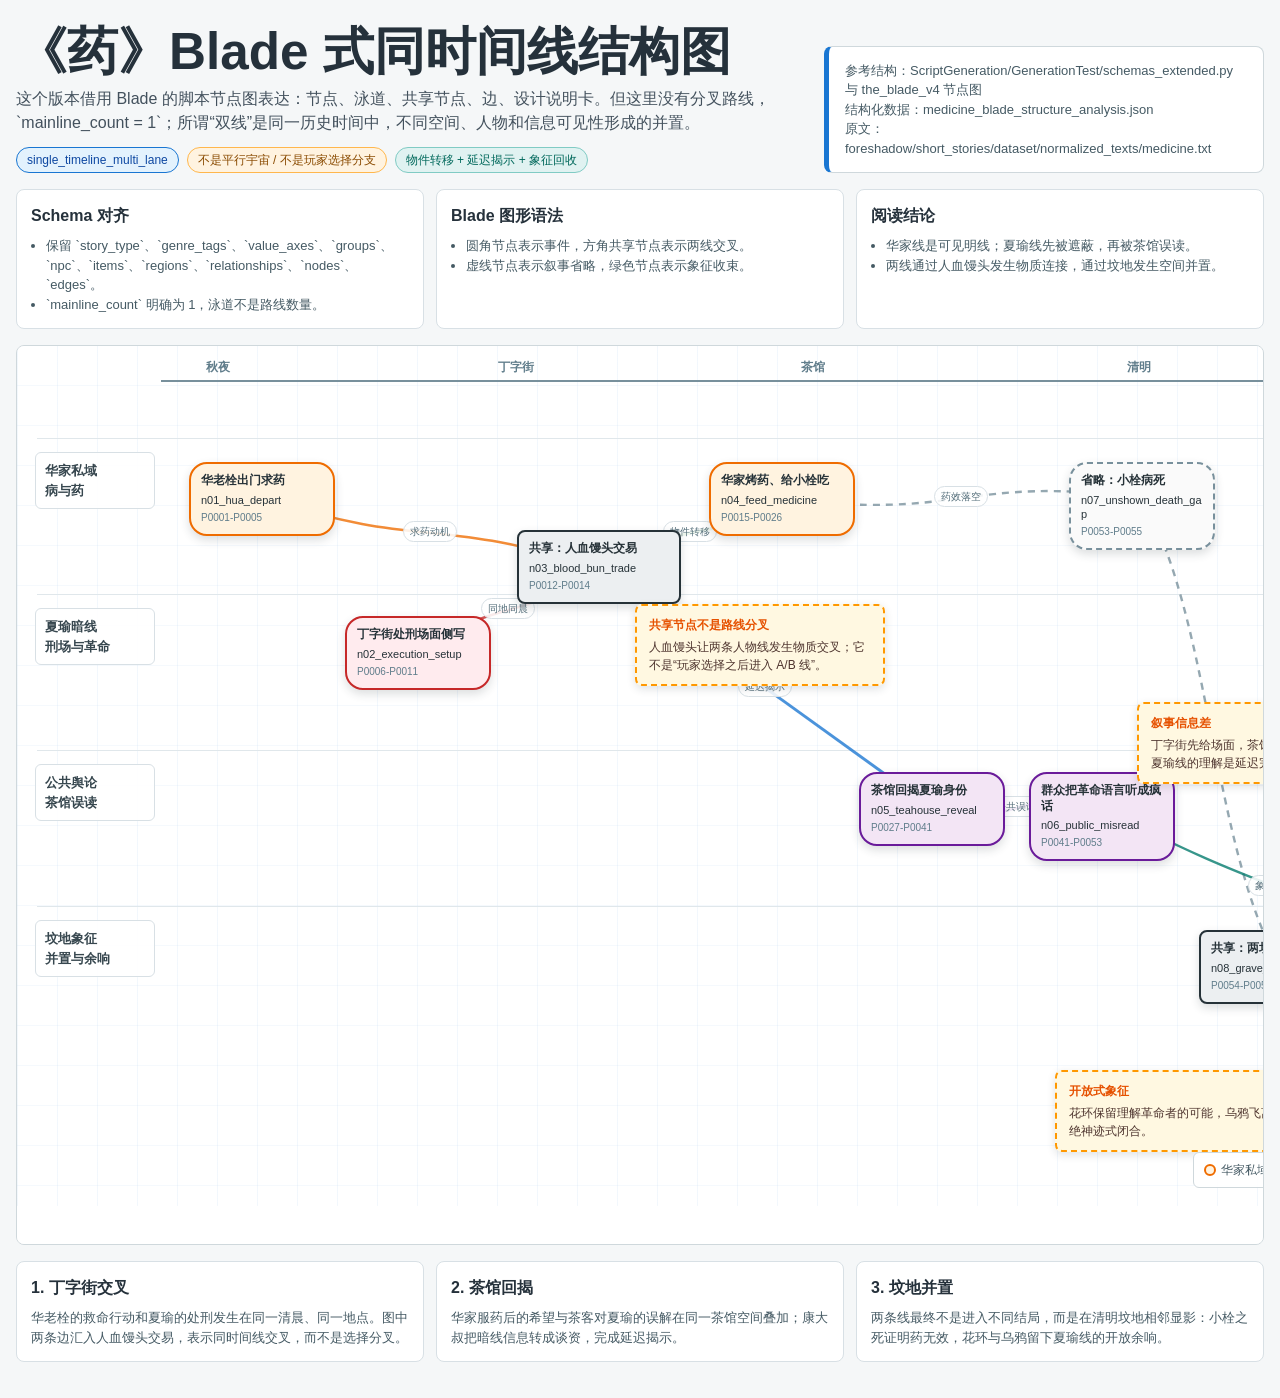
<file: foreshadow/short_stories/results/medicine_analysis_demo/medicine_blade_structure_analysis.html>
<!doctype html>
<html lang="zh-CN">
<head>
  <meta charset="utf-8">
  <meta name="viewport" content="width=device-width, initial-scale=1">
  <title>鲁迅《药》Blade 式同时间线结构图</title>
  <style>
    * { box-sizing: border-box; }
    body {
      margin: 0;
      background: #f5f7f8;
      color: #25313b;
      font-family: "Noto Sans CJK SC", "Microsoft YaHei", "PingFang SC", Arial, sans-serif;
      line-height: 1.5;
    }
    main {
      width: min(100% - 32px, 1680px);
      margin: 0 auto;
      padding: 24px 0 36px;
    }
    header {
      display: grid;
      grid-template-columns: minmax(0, 1fr) 440px;
      gap: 18px;
      align-items: end;
      margin-bottom: 16px;
    }
    h1 {
      margin: 0 0 8px;
      font-size: clamp(28px, 4vw, 54px);
      line-height: 1.08;
      letter-spacing: 0;
    }
    p { margin: 0; }
    .subtitle {
      max-width: 980px;
      color: #43515d;
      font-size: 16px;
    }
    .meta-card {
      border: 1px solid #cfd8dc;
      border-left: 5px solid #1976d2;
      border-radius: 8px;
      background: #fff;
      padding: 14px 16px;
      color: #455a64;
      font-size: 13px;
      overflow-wrap: anywhere;
    }
    .pill-row {
      display: flex;
      flex-wrap: wrap;
      gap: 8px;
      margin-top: 12px;
    }
    .pill {
      display: inline-flex;
      align-items: center;
      min-height: 26px;
      padding: 2px 10px;
      border-radius: 999px;
      border: 1px solid #cfd8dc;
      background: #fff;
      color: #37474f;
      font-size: 12px;
      white-space: nowrap;
    }
    .pill.main { border-color: #1976d2; color: #0d47a1; background: #e3f2fd; }
    .pill.warn { border-color: #ffb74d; color: #8a4b00; background: #fff3e0; }
    .pill.symbol { border-color: #80cbc4; color: #00695c; background: #e0f2f1; }
    .top-grid {
      display: grid;
      grid-template-columns: 1fr 1fr 1fr;
      gap: 12px;
      margin-bottom: 16px;
    }
    .info-card {
      background: #fff;
      border: 1px solid #d8e0e5;
      border-radius: 8px;
      padding: 14px;
      min-height: 112px;
    }
    .info-card h2 {
      margin: 0 0 8px;
      font-size: 16px;
      letter-spacing: 0;
    }
    .info-card ul {
      margin: 0;
      padding-left: 1.15em;
      color: #455a64;
      font-size: 13px;
    }
    .graph-wrap {
      position: relative;
      width: 100%;
      height: 900px;
      overflow: auto;
      border: 1px solid #cfd8dc;
      border-radius: 8px;
      background: #fff;
    }
    .graph {
      position: relative;
      width: 1600px;
      height: 860px;
      background:
        linear-gradient(90deg, rgba(25,118,210,.055) 1px, transparent 1px),
        linear-gradient(0deg, rgba(25,118,210,.045) 1px, transparent 1px),
        #fff;
      background-size: 40px 40px;
    }
    svg.edges {
      position: absolute;
      inset: 0;
      width: 1600px;
      height: 860px;
      z-index: 1;
      pointer-events: none;
    }
    .axis {
      position: absolute;
      left: 144px;
      top: 34px;
      right: 38px;
      height: 34px;
      border-top: 2px solid #78909c;
      color: #607d8b;
      font-size: 12px;
    }
    .axis::after {
      content: "";
      position: absolute;
      right: -1px;
      top: -6px;
      border-left: 10px solid #78909c;
      border-top: 5px solid transparent;
      border-bottom: 5px solid transparent;
    }
    .axis span {
      position: absolute;
      top: -24px;
      transform: translateX(-50%);
      white-space: nowrap;
      font-weight: 700;
    }
    .lane {
      position: absolute;
      left: 20px;
      right: 20px;
      height: 116px;
      border-top: 1px solid #e0e7eb;
    }
    .lane-label {
      position: absolute;
      left: 18px;
      width: 120px;
      padding: 8px 9px;
      border-radius: 6px;
      background: rgba(255,255,255,.92);
      border: 1px solid #d8e0e5;
      color: #37474f;
      font-size: 13px;
      font-weight: 800;
      z-index: 4;
    }
    .node {
      position: absolute;
      z-index: 3;
      width: 146px;
      min-height: 72px;
      border: 2px solid #1976d2;
      border-radius: 18px;
      background: #e3f2fd;
      padding: 9px 10px;
      box-shadow: 0 4px 10px rgba(38, 50, 56, .16);
      font-size: 12px;
      line-height: 1.28;
      overflow-wrap: anywhere;
    }
    .node .label {
      display: block;
      font-weight: 800;
      color: #263238;
      margin-bottom: 4px;
    }
    .node .id {
      display: block;
      color: #263238;
      font-size: 11px;
    }
    .node .span {
      display: block;
      color: #607d8b;
      font-size: 10px;
      margin-top: 5px;
    }
    .node.hua { border-color: #ef6c00; background: #fff3e0; }
    .node.xia { border-color: #c62828; background: #ffebee; }
    .node.public { border-color: #6a1b9a; background: #f3e5f5; }
    .node.symbol { border-color: #00796b; background: #e0f2f1; }
    .node.shared {
      width: 164px;
      border-color: #263238;
      background: #eceff1;
      border-radius: 8px;
    }
    .node.gap {
      border-style: dashed;
      border-color: #78909c;
      background: #fafafa;
    }
    .note {
      position: absolute;
      z-index: 5;
      width: 250px;
      border: 2px dashed #ff9800;
      background: #fff8e1;
      border-radius: 7px;
      padding: 10px 12px;
      color: #4e342e;
      font-size: 12px;
      box-shadow: 0 3px 8px rgba(38, 50, 56, .14);
    }
    .note b {
      display: block;
      margin-bottom: 4px;
      color: #e65100;
    }
    .legend {
      position: absolute;
      right: 18px;
      bottom: 18px;
      z-index: 6;
      display: flex;
      flex-wrap: wrap;
      gap: 8px;
      max-width: 610px;
      padding: 8px 10px;
      border: 1px solid #cfd8dc;
      border-radius: 6px;
      background: rgba(255,255,255,.94);
      color: #455a64;
      font-size: 12px;
    }
    .legend-item {
      display: inline-flex;
      align-items: center;
      gap: 5px;
      white-space: nowrap;
    }
    .dot {
      width: 12px;
      height: 12px;
      border-radius: 50%;
      border: 2px solid #666;
    }
    .dot.hua { background: #fff3e0; border-color: #ef6c00; }
    .dot.xia { background: #ffebee; border-color: #c62828; }
    .dot.public { background: #f3e5f5; border-color: #6a1b9a; }
    .dot.symbol { background: #e0f2f1; border-color: #00796b; }
    .dot.shared { background: #eceff1; border-color: #263238; border-radius: 3px; }
    .edge-label {
      position: absolute;
      z-index: 2;
      padding: 2px 6px;
      border-radius: 999px;
      background: rgba(255,255,255,.88);
      border: 1px solid #d8e0e5;
      color: #546e7a;
      font-size: 10px;
      white-space: nowrap;
    }
    .sync-panel {
      display: grid;
      grid-template-columns: repeat(3, minmax(0, 1fr));
      gap: 12px;
      margin-top: 16px;
    }
    .sync-card {
      background: #fff;
      border: 1px solid #d8e0e5;
      border-radius: 8px;
      padding: 14px;
    }
    .sync-card h2 {
      margin: 0 0 8px;
      font-size: 16px;
      letter-spacing: 0;
    }
    .sync-card p {
      color: #455a64;
      font-size: 13px;
    }
    @media (max-width: 980px) {
      main { width: min(100% - 20px, 960px); }
      header, .top-grid, .sync-panel { grid-template-columns: 1fr; }
      .graph-wrap { height: 760px; }
    }
  </style>
</head>
<body>
<main>
  <header>
    <div>
      <h1>《药》Blade 式同时间线结构图</h1>
      <p class="subtitle">这个版本借用 Blade 的脚本节点图表达：节点、泳道、共享节点、边、设计说明卡。但这里没有分叉路线，`mainline_count = 1`；所谓“双线”是同一历史时间中，不同空间、人物和信息可见性形成的并置。</p>
      <div class="pill-row">
        <span class="pill main">single_timeline_multi_lane</span>
        <span class="pill warn">不是平行宇宙 / 不是玩家选择分支</span>
        <span class="pill symbol">物件转移 + 延迟揭示 + 象征回收</span>
      </div>
    </div>
    <aside class="meta-card">
      <p>参考结构：ScriptGeneration/GenerationTest/schemas_extended.py 与 the_blade_v4 节点图</p>
      <p>结构化数据：medicine_blade_structure_analysis.json</p>
      <p>原文：foreshadow/short_stories/dataset/normalized_texts/medicine.txt</p>
    </aside>
  </header>

  <section class="top-grid">
    <article class="info-card">
      <h2>Schema 对齐</h2>
      <ul>
        <li>保留 `story_type`、`genre_tags`、`value_axes`、`groups`、`npc`、`items`、`regions`、`relationships`、`nodes`、`edges`。</li>
        <li>`mainline_count` 明确为 1，泳道不是路线数量。</li>
      </ul>
    </article>
    <article class="info-card">
      <h2>Blade 图形语法</h2>
      <ul>
        <li>圆角节点表示事件，方角共享节点表示两线交叉。</li>
        <li>虚线节点表示叙事省略，绿色节点表示象征收束。</li>
      </ul>
    </article>
    <article class="info-card">
      <h2>阅读结论</h2>
      <ul>
        <li>华家线是可见明线；夏瑜线先被遮蔽，再被茶馆误读。</li>
        <li>两线通过人血馒头发生物质连接，通过坟地发生空间并置。</li>
      </ul>
    </article>
  </section>

  <section class="graph-wrap" aria-label="《药》Blade 式同时间线节点图">
    <div class="graph" id="graph">
      <svg class="edges" viewBox="0 0 1600 860" aria-hidden="true">
        <defs>
          <marker id="arrow-green" viewBox="0 0 10 10" refX="9" refY="5" markerWidth="6" markerHeight="6" orient="auto-start-reverse">
            <path d="M 0 0 L 10 5 L 0 10 z" fill="#43a047"></path>
          </marker>
          <marker id="arrow-red" viewBox="0 0 10 10" refX="9" refY="5" markerWidth="6" markerHeight="6" orient="auto-start-reverse">
            <path d="M 0 0 L 10 5 L 0 10 z" fill="#c62828"></path>
          </marker>
          <marker id="arrow-blue" viewBox="0 0 10 10" refX="9" refY="5" markerWidth="6" markerHeight="6" orient="auto-start-reverse">
            <path d="M 0 0 L 10 5 L 0 10 z" fill="#1976d2"></path>
          </marker>
        </defs>
      </svg>
      <div class="axis">
        <span style="left:4%">秋夜</span>
        <span style="left:25%">丁字街</span>
        <span style="left:46%">茶馆</span>
        <span style="left:69%">清明</span>
        <span style="left:91%">开放结尾</span>
      </div>
      <div class="lane" style="top:92px"></div>
      <div class="lane" style="top:248px"></div>
      <div class="lane" style="top:404px"></div>
      <div class="lane" style="top:560px"></div>
      <div class="lane-label" style="top:106px">华家私域<br>病与药</div>
      <div class="lane-label" style="top:262px">夏瑜暗线<br>刑场与革命</div>
      <div class="lane-label" style="top:418px">公共舆论<br>茶馆误读</div>
      <div class="lane-label" style="top:574px">坟地象征<br>并置与余响</div>

      <div class="note" style="left:618px;top:258px"><b>共享节点不是路线分叉</b>人血馒头让两条人物线发生物质交叉；它不是“玩家选择之后进入 A/B 线”。</div>
      <div class="note" style="left:1120px;top:356px"><b>叙事信息差</b>丁字街先给场面，茶馆再给身份；读者对夏瑜线的理解是延迟完成的。</div>
      <div class="note" style="left:1038px;top:724px"><b>开放式象征</b>花环保留理解革命者的可能，乌鸦飞离拒绝神迹式闭合。</div>
      <div class="legend">
        <span class="legend-item"><span class="dot hua"></span>华家私域</span>
        <span class="legend-item"><span class="dot xia"></span>夏瑜暗线</span>
        <span class="legend-item"><span class="dot public"></span>公共舆论</span>
        <span class="legend-item"><span class="dot symbol"></span>坟地象征</span>
        <span class="legend-item"><span class="dot shared"></span>共享/交叉节点</span>
      </div>
    </div>
  </section>

  <section class="sync-panel" id="syncPanel"></section>
</main>

<script>
const graphData = {
  nodes: [
    { id: "md_n01_hua_depart", label: "华老栓出门求药", cls: "hua", x: 172, y: 116, span: "P0001-P0005" },
    { id: "md_n02_execution_setup", label: "丁字街处刑场面侧写", cls: "xia", x: 328, y: 270, span: "P0006-P0011" },
    { id: "md_n03_blood_bun_trade", label: "共享：人血馒头交易", cls: "shared", x: 500, y: 184, span: "P0012-P0014" },
    { id: "md_n04_feed_medicine", label: "华家烤药、给小栓吃", cls: "hua", x: 692, y: 116, span: "P0015-P0026" },
    { id: "md_n05_teahouse_reveal", label: "茶馆回揭夏瑜身份", cls: "public", x: 842, y: 426, span: "P0027-P0041" },
    { id: "md_n06_public_misread", label: "群众把革命语言听成疯话", cls: "public", x: 1012, y: 426, span: "P0041-P0053" },
    { id: "md_n07_unshown_death_gap", label: "省略：小栓病死", cls: "hua gap", x: 1052, y: 116, span: "P0053-P0055" },
    { id: "md_n08_grave_adjacency", label: "共享：两坟隔小路相邻", cls: "shared", x: 1182, y: 584, span: "P0054-P0059" },
    { id: "md_n09_wreath", label: "夏瑜坟上红白花环", cls: "symbol", x: 1360, y: 584, span: "P0060-P0062" },
    { id: "md_n10_crow_departure", label: "乌鸦叫后飞向远空", cls: "symbol", x: 1360, y: 728, span: "P0062-P0067" }
  ],
  edges: [
    { from: "md_n01_hua_depart", to: "md_n03_blood_bun_trade", label: "求药动机", color: "#ef6c00", marker: "arrow-green" },
    { from: "md_n02_execution_setup", to: "md_n03_blood_bun_trade", label: "同地同晨", color: "#c62828", marker: "arrow-red" },
    { from: "md_n03_blood_bun_trade", to: "md_n04_feed_medicine", label: "物件转移", color: "#43a047", marker: "arrow-green" },
    { from: "md_n03_blood_bun_trade", to: "md_n05_teahouse_reveal", label: "延迟揭示", color: "#1976d2", marker: "arrow-blue" },
    { from: "md_n04_feed_medicine", to: "md_n07_unshown_death_gap", label: "药效落空", color: "#78909c", marker: "arrow-blue", dashed: true },
    { from: "md_n05_teahouse_reveal", to: "md_n06_public_misread", label: "公共误读", color: "#6a1b9a", marker: "arrow-blue" },
    { from: "md_n07_unshown_death_gap", to: "md_n08_grave_adjacency", label: "死亡显影", color: "#78909c", marker: "arrow-blue", dashed: true },
    { from: "md_n06_public_misread", to: "md_n09_wreath", label: "象征反照", color: "#00796b", marker: "arrow-green" },
    { from: "md_n08_grave_adjacency", to: "md_n09_wreath", label: "空间聚焦", color: "#00796b", marker: "arrow-green" },
    { from: "md_n09_wreath", to: "md_n10_crow_departure", label: "拒绝神迹", color: "#00796b", marker: "arrow-green" }
  ],
  sync: [
    {
      title: "1. 丁字街交叉",
      text: "华老栓的救命行动和夏瑜的处刑发生在同一清晨、同一地点。图中两条边汇入人血馒头交易，表示同时间线交叉，而不是选择分叉。"
    },
    {
      title: "2. 茶馆回揭",
      text: "华家服药后的希望与茶客对夏瑜的误解在同一茶馆空间叠加；康大叔把暗线信息转成谈资，完成延迟揭示。"
    },
    {
      title: "3. 坟地并置",
      text: "两条线最终不是进入不同结局，而是在清明坟地相邻显影：小栓之死证明药无效，花环与乌鸦留下夏瑜线的开放余响。"
    }
  ]
};

const graphEl = document.getElementById("graph");
const svg = document.querySelector("svg.edges");
const nodeById = Object.fromEntries(graphData.nodes.map((node) => [node.id, node]));

function nodeSize(node) {
  if (node.cls.includes("shared")) return { width: 164, height: 76 };
  return { width: 146, height: 72 };
}

function center(node) {
  const size = nodeSize(node);
  return { x: node.x + size.width / 2, y: node.y + size.height / 2 };
}

function drawEdge(edge) {
  const source = nodeById[edge.from];
  const target = nodeById[edge.to];
  if (!source || !target) return;
  const a = center(source);
  const b = center(target);
  const path = document.createElementNS("http://www.w3.org/2000/svg", "path");
  const midX = (a.x + b.x) / 2;
  const bend = Math.min(120, Math.abs(b.y - a.y) * 0.42 + 24);
  const d = `M ${a.x} ${a.y} C ${midX} ${a.y + Math.sign(b.y - a.y || 1) * bend}, ${midX} ${b.y - Math.sign(b.y - a.y || 1) * bend}, ${b.x} ${b.y}`;
  path.setAttribute("d", d);
  path.setAttribute("fill", "none");
  path.setAttribute("stroke", edge.color);
  path.setAttribute("stroke-width", edge.from === "md_n03_blood_bun_trade" ? "3" : "2.4");
  path.setAttribute("marker-end", `url(#${edge.marker})`);
  path.setAttribute("opacity", ".78");
  if (edge.dashed) path.setAttribute("stroke-dasharray", "7 6");
  svg.appendChild(path);

  const label = document.createElement("div");
  label.className = "edge-label";
  label.textContent = edge.label;
  label.style.left = `${(a.x + b.x) / 2 - 28}px`;
  label.style.top = `${(a.y + b.y) / 2 - 12}px`;
  graphEl.appendChild(label);
}

for (const edge of graphData.edges) drawEdge(edge);

for (const node of graphData.nodes) {
  const el = document.createElement("div");
  el.className = `node ${node.cls}`;
  el.style.left = `${node.x}px`;
  el.style.top = `${node.y}px`;
  el.innerHTML = `<span class="label">${node.label}</span><span class="id">${node.id.replace("md_", "")}</span><span class="span">${node.span}</span>`;
  graphEl.appendChild(el);
}

document.getElementById("syncPanel").innerHTML = graphData.sync
  .map((item) => `<article class="sync-card"><h2>${item.title}</h2><p>${item.text}</p></article>`)
  .join("");
</script>
</body>
</html>
</file>
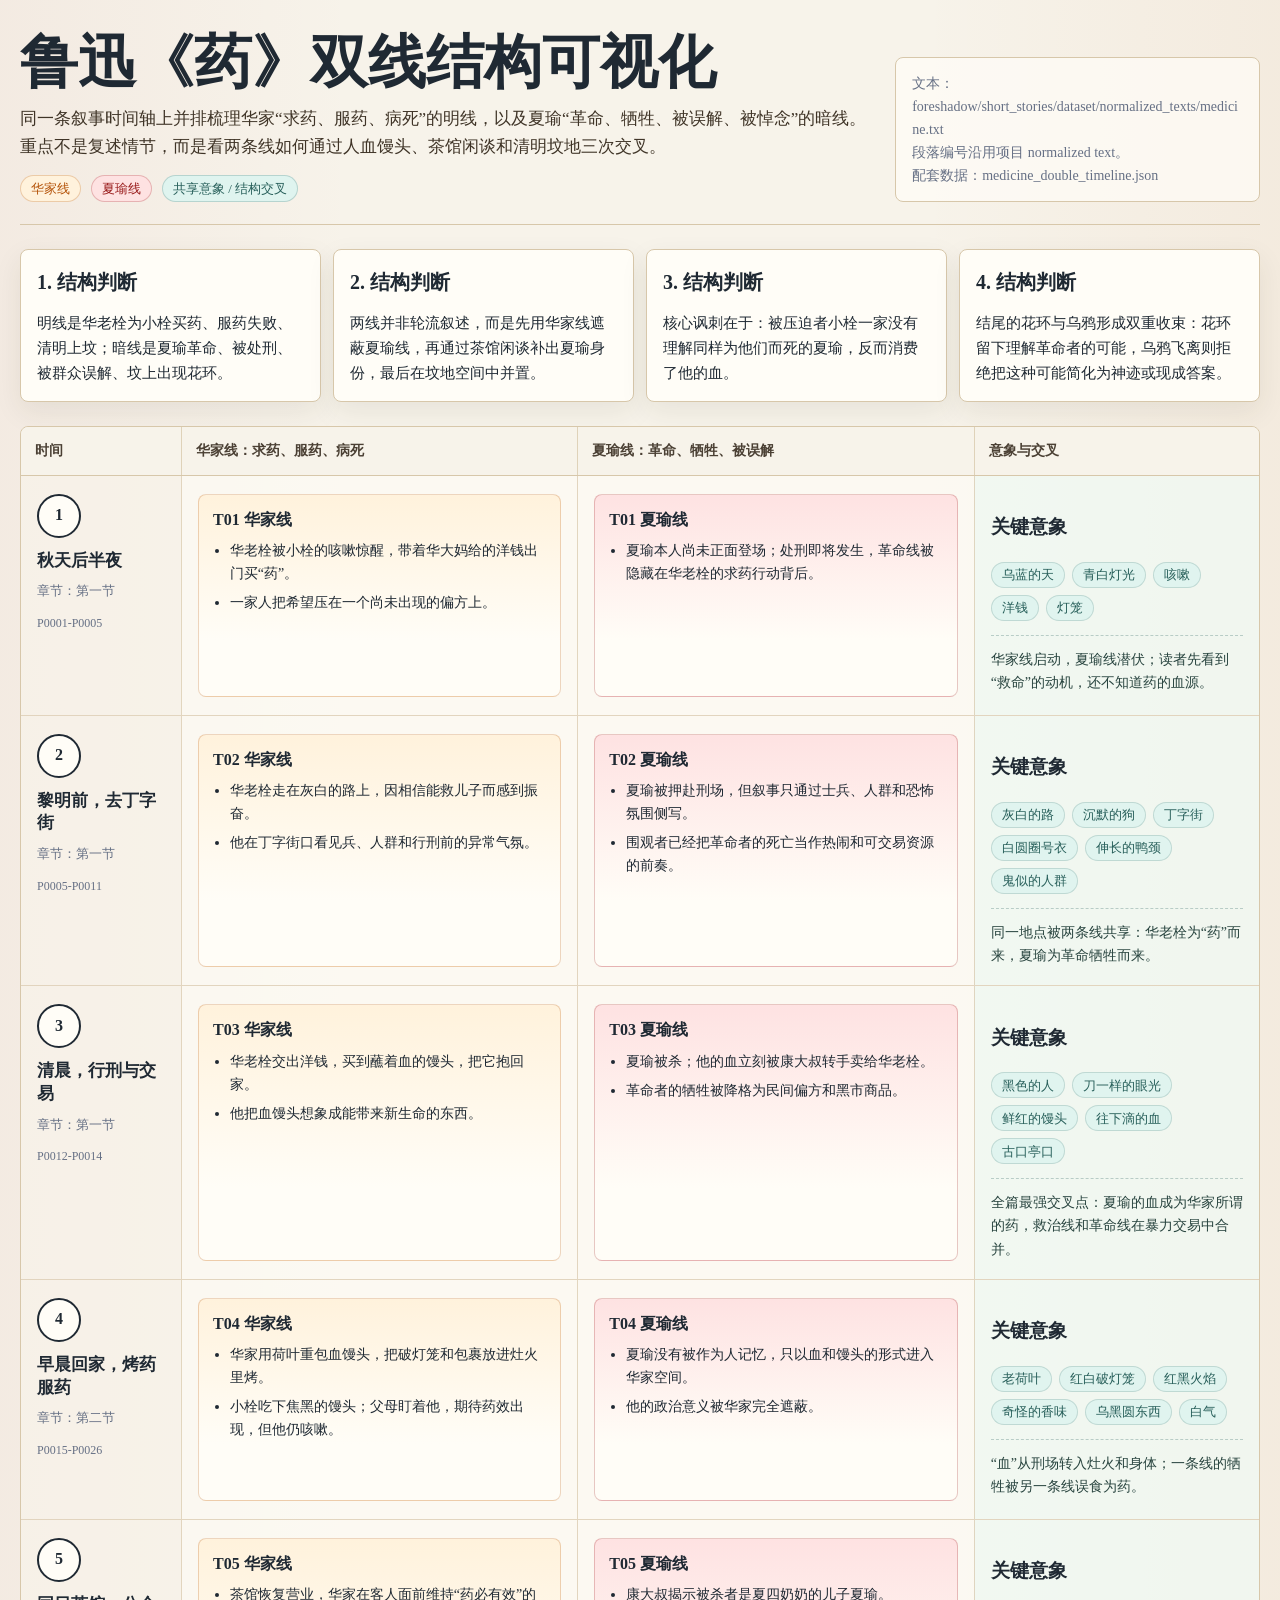
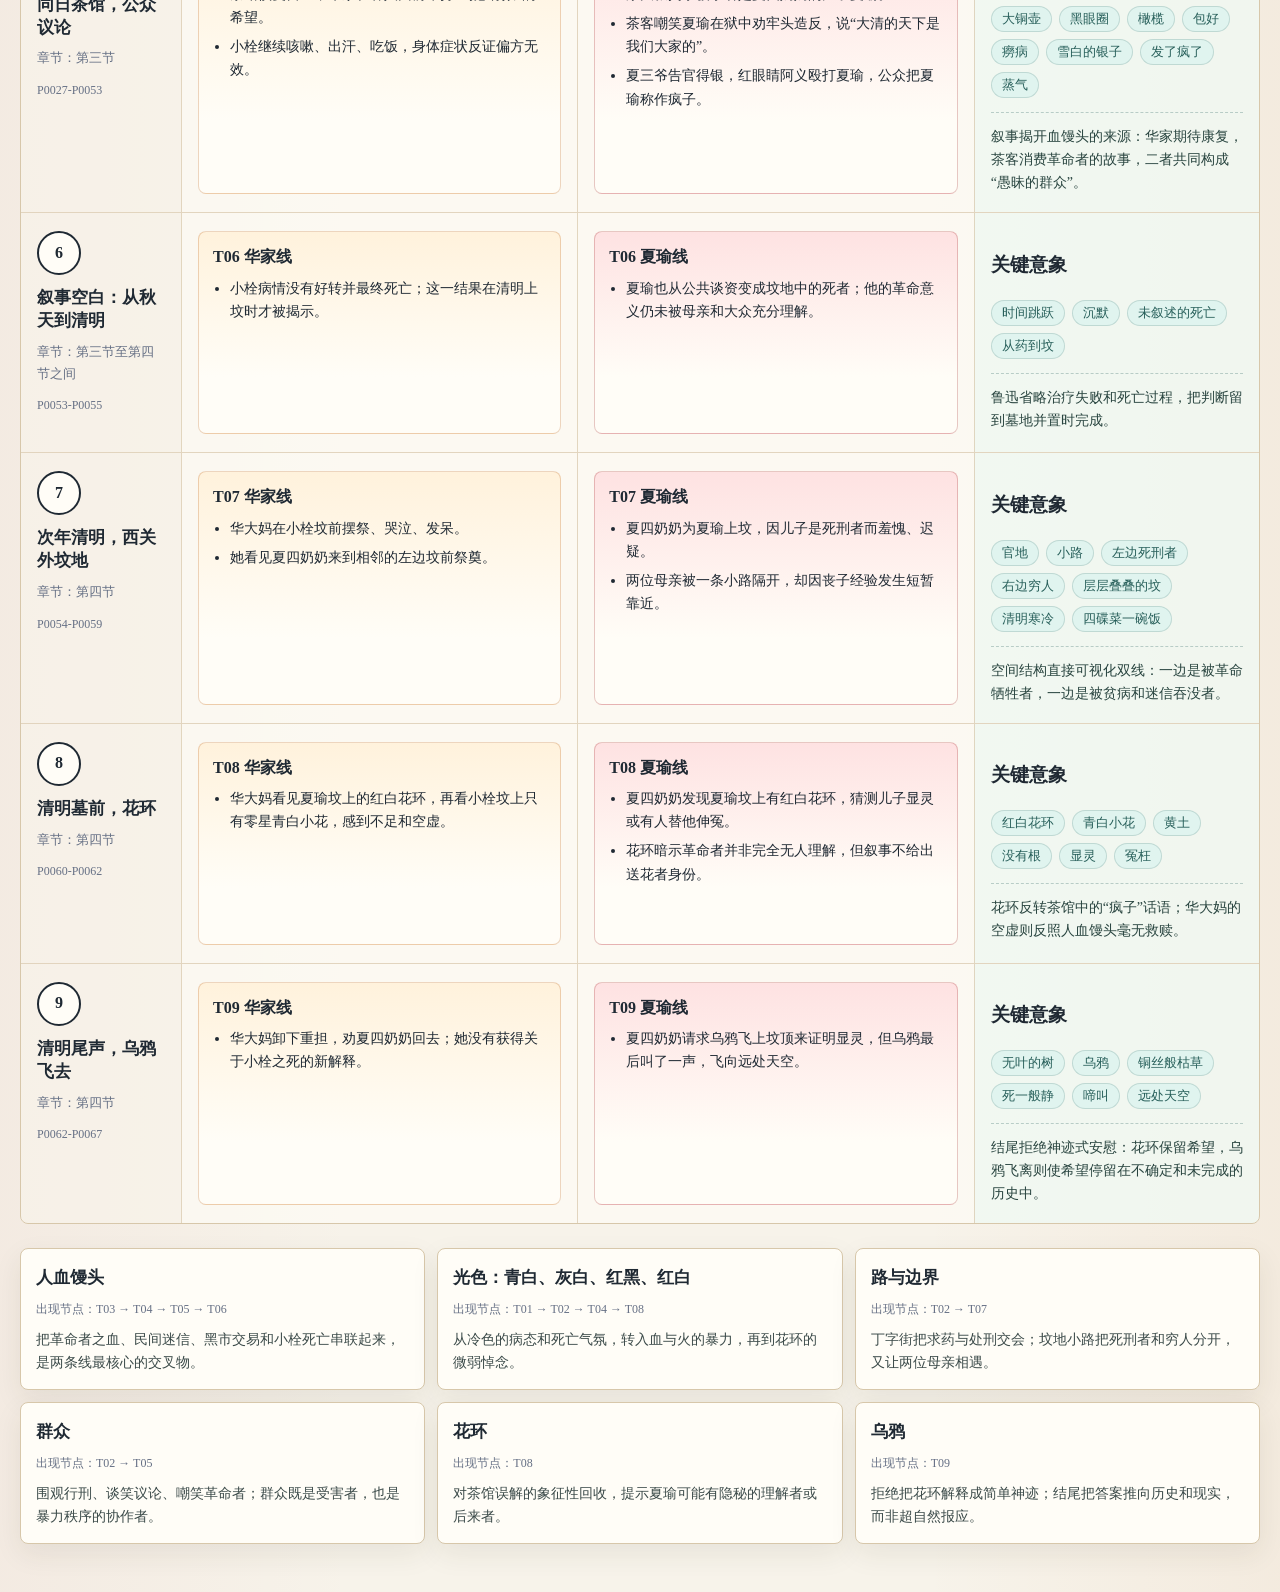
<file: foreshadow/short_stories/results/medicine_analysis_demo/medicine_double_timeline.html>
<!doctype html>
<html lang="zh-CN">
<head>
  <meta charset="utf-8">
  <meta name="viewport" content="width=device-width, initial-scale=1">
  <title>鲁迅《药》双线结构可视化</title>
  <style>
    :root {
      color-scheme: light;
      --bg: #f7f3ea;
      --panel: #fffdf7;
      --ink: #1f2933;
      --muted: #667085;
      --line: #d7c7aa;
      --hua: #b45309;
      --hua-soft: #fff2dc;
      --xia: #991b1b;
      --xia-soft: #fee2e2;
      --symbol: #275f5a;
      --symbol-soft: #dff4ef;
      --shadow: 0 10px 28px rgba(54, 45, 31, 0.08);
    }

    * {
      box-sizing: border-box;
    }

    html,
    body {
      overflow-x: hidden;
    }

    body {
      margin: 0;
      background:
        linear-gradient(90deg, rgba(153, 27, 27, 0.04), transparent 28%, transparent 72%, rgba(180, 83, 9, 0.05)),
        var(--bg);
      color: var(--ink);
      font-family: "Noto Serif SC", "Songti SC", "STSong", Georgia, serif;
      line-height: 1.65;
    }

    main {
      width: min(1440px, calc(100% - 40px));
      margin: 0 auto;
      padding: 32px 0 48px;
    }

    header {
      display: grid;
      grid-template-columns: minmax(0, 1.4fr) minmax(300px, 0.6fr);
      gap: 24px;
      align-items: end;
      border-bottom: 1px solid var(--line);
      padding-bottom: 22px;
      margin-bottom: 22px;
    }

    h1 {
      margin: 0 0 10px;
      font-size: clamp(30px, 5vw, 58px);
      line-height: 1.08;
      letter-spacing: 0;
    }

    h2 {
      margin: 0 0 12px;
      font-size: 20px;
      letter-spacing: 0;
    }

    p {
      margin: 0;
    }

    .dek {
      max-width: 860px;
      color: #3f3427;
      font-size: 17px;
    }

    .meta {
      background: rgba(255, 253, 247, 0.74);
      border: 1px solid var(--line);
      border-radius: 8px;
      padding: 14px 16px;
      font-size: 14px;
      color: var(--muted);
      overflow-wrap: anywhere;
    }

    .legend {
      display: flex;
      flex-wrap: wrap;
      gap: 10px;
      margin-top: 14px;
    }

    .legend span,
    .tag {
      display: inline-flex;
      align-items: center;
      min-height: 26px;
      border-radius: 999px;
      padding: 2px 10px;
      font-size: 13px;
      white-space: nowrap;
    }

    .legend .hua {
      color: var(--hua);
      background: var(--hua-soft);
      border: 1px solid rgba(180, 83, 9, 0.25);
    }

    .legend .xia {
      color: var(--xia);
      background: var(--xia-soft);
      border: 1px solid rgba(153, 27, 27, 0.24);
    }

    .legend .symbol {
      color: var(--symbol);
      background: var(--symbol-soft);
      border: 1px solid rgba(39, 95, 90, 0.22);
    }

    .reading {
      display: grid;
      grid-template-columns: repeat(4, minmax(0, 1fr));
      gap: 12px;
      margin: 24px 0;
    }

    .reading-card {
      min-height: 132px;
      padding: 16px;
      background: var(--panel);
      border: 1px solid var(--line);
      border-radius: 8px;
      box-shadow: var(--shadow);
      font-size: 15px;
    }

    .timeline-shell {
      position: relative;
      background: rgba(255, 253, 247, 0.64);
      border: 1px solid var(--line);
      border-radius: 8px;
      overflow: hidden;
    }

    .timeline-head,
    .row {
      display: grid;
      grid-template-columns: 160px minmax(0, 1fr) minmax(0, 1fr) minmax(220px, 0.72fr);
    }

    .timeline-head {
      position: sticky;
      top: 0;
      z-index: 5;
      background: rgba(247, 243, 234, 0.96);
      border-bottom: 1px solid var(--line);
      backdrop-filter: blur(12px);
    }

    .timeline-head div {
      padding: 12px 14px;
      font-size: 14px;
      font-weight: 700;
      color: #4b4034;
      border-left: 1px solid rgba(215, 199, 170, 0.75);
    }

    .timeline-head div:first-child {
      border-left: 0;
    }

    .row {
      min-height: 240px;
      border-bottom: 1px solid rgba(215, 199, 170, 0.7);
    }

    .row:last-child {
      border-bottom: 0;
    }

    .cell {
      position: relative;
      padding: 18px 16px;
      border-left: 1px solid rgba(215, 199, 170, 0.7);
    }

    .cell:first-child {
      border-left: 0;
    }

    .time-cell {
      background: rgba(239, 232, 217, 0.38);
    }

    .time-index {
      width: 44px;
      height: 44px;
      display: grid;
      place-items: center;
      border: 2px solid var(--ink);
      border-radius: 50%;
      font-weight: 800;
      margin-bottom: 12px;
      background: var(--panel);
    }

    .time-label {
      font-weight: 800;
      font-size: 17px;
      line-height: 1.35;
      margin-bottom: 8px;
    }

    .section {
      font-size: 13px;
      color: var(--muted);
    }

    .event-card {
      height: 100%;
      border-radius: 8px;
      padding: 14px 14px 12px;
      border: 1px solid transparent;
      background: var(--panel);
    }

    .hua-card {
      border-color: rgba(180, 83, 9, 0.24);
      background: linear-gradient(180deg, var(--hua-soft), var(--panel) 72%);
    }

    .xia-card {
      border-color: rgba(153, 27, 27, 0.24);
      background: linear-gradient(180deg, var(--xia-soft), var(--panel) 72%);
    }

    .event-card h3 {
      margin: 0 0 9px;
      font-size: 16px;
      line-height: 1.35;
      letter-spacing: 0;
    }

    .event-card ul {
      margin: 0;
      padding-left: 1.2em;
      font-size: 14px;
    }

    .event-card li + li {
      margin-top: 6px;
    }

    .symbol-cell {
      background: rgba(223, 244, 239, 0.38);
    }

    .symbols {
      display: flex;
      flex-wrap: wrap;
      gap: 7px;
      margin: 10px 0 14px;
    }

    .tag {
      color: var(--symbol);
      background: rgba(223, 244, 239, 0.92);
      border: 1px solid rgba(39, 95, 90, 0.18);
      line-height: 1.35;
    }

    .cross {
      padding-top: 12px;
      border-top: 1px dashed rgba(39, 95, 90, 0.28);
      font-size: 14px;
      color: #28443f;
    }

    .spans {
      margin-top: 12px;
      font-size: 12px;
      color: var(--muted);
    }

    .symbol-arcs {
      display: grid;
      grid-template-columns: repeat(3, minmax(0, 1fr));
      gap: 12px;
      margin-top: 24px;
    }

    .arc-card {
      background: var(--panel);
      border: 1px solid var(--line);
      border-radius: 8px;
      padding: 15px;
      box-shadow: var(--shadow);
    }

    .arc-card h3 {
      margin: 0 0 8px;
      font-size: 17px;
      letter-spacing: 0;
    }

    .arc-card p {
      font-size: 14px;
      color: #3b4a49;
    }

    .arc-steps {
      color: var(--muted);
      font-size: 12px;
      margin-bottom: 8px;
    }

    @media (max-width: 1020px) {
      main {
        width: min(100% - 24px, 980px);
      }

      header,
      .reading,
      .symbol-arcs {
        grid-template-columns: 1fr;
      }

      .timeline-shell {
        overflow-x: auto;
      }

      .timeline-head,
      .row {
        min-width: 980px;
      }
    }

    @media print {
      body {
        background: white;
      }

      main {
        width: 100%;
        padding: 0;
      }

      .timeline-head {
        position: static;
      }

      .reading-card,
      .arc-card,
      .timeline-shell {
        box-shadow: none;
      }
    }
  </style>
</head>
<body>
  <main>
    <header>
      <div>
        <h1>鲁迅《药》双线结构可视化</h1>
        <p class="dek">同一条叙事时间轴上并排梳理华家“求药、服药、病死”的明线，以及夏瑜“革命、牺牲、被误解、被悼念”的暗线。重点不是复述情节，而是看两条线如何通过人血馒头、茶馆闲谈和清明坟地三次交叉。</p>
        <div class="legend">
          <span class="hua">华家线</span>
          <span class="xia">夏瑜线</span>
          <span class="symbol">共享意象 / 结构交叉</span>
        </div>
      </div>
      <div class="meta">
        <p>文本：foreshadow/short_stories/dataset/normalized_texts/medicine.txt</p>
        <p>段落编号沿用项目 normalized text。</p>
        <p>配套数据：medicine_double_timeline.json</p>
      </div>
    </header>

    <section class="reading" id="reading"></section>

    <section class="timeline-shell" aria-label="《药》双线结构平行时间轴">
      <div class="timeline-head">
        <div>时间</div>
        <div>华家线：求药、服药、病死</div>
        <div>夏瑜线：革命、牺牲、被误解</div>
        <div>意象与交叉</div>
      </div>
      <div id="timeline"></div>
    </section>

    <section class="symbol-arcs" id="symbolArcs" aria-label="重要意象回环"></section>
  </main>

  <script>
    const data = {
      structural_reading: [
        "明线是华老栓为小栓买药、服药失败、清明上坟；暗线是夏瑜革命、被处刑、被群众误解、坟上出现花环。",
        "两线并非轮流叙述，而是先用华家线遮蔽夏瑜线，再通过茶馆闲谈补出夏瑜身份，最后在坟地空间中并置。",
        "核心讽刺在于：被压迫者小栓一家没有理解同样为他们而死的夏瑜，反而消费了他的血。",
        "结尾的花环与乌鸦形成双重收束：花环留下理解革命者的可能，乌鸦飞离则拒绝把这种可能简化为神迹或现成答案。"
      ],
      timeline: [
        {
          id: "T01",
          time_label: "秋天后半夜",
          section: "第一节",
          source_spans: ["P0001-P0005"],
          hua_events: ["华老栓被小栓的咳嗽惊醒，带着华大妈给的洋钱出门买“药”。", "一家人把希望压在一个尚未出现的偏方上。"],
          xia_events: ["夏瑜本人尚未正面登场；处刑即将发生，革命线被隐藏在华老栓的求药行动背后。"],
          key_imagery: ["乌蓝的天", "青白灯光", "咳嗽", "洋钱", "灯笼"],
          cross_relation: "华家线启动，夏瑜线潜伏；读者先看到“救命”的动机，还不知道药的血源。"
        },
        {
          id: "T02",
          time_label: "黎明前，去丁字街",
          section: "第一节",
          source_spans: ["P0005-P0011"],
          hua_events: ["华老栓走在灰白的路上，因相信能救儿子而感到振奋。", "他在丁字街口看见兵、人群和行刑前的异常气氛。"],
          xia_events: ["夏瑜被押赴刑场，但叙事只通过士兵、人群和恐怖氛围侧写。", "围观者已经把革命者的死亡当作热闹和可交易资源的前奏。"],
          key_imagery: ["灰白的路", "沉默的狗", "丁字街", "白圆圈号衣", "伸长的鸭颈", "鬼似的人群"],
          cross_relation: "同一地点被两条线共享：华老栓为“药”而来，夏瑜为革命牺牲而来。"
        },
        {
          id: "T03",
          time_label: "清晨，行刑与交易",
          section: "第一节",
          source_spans: ["P0012-P0014"],
          hua_events: ["华老栓交出洋钱，买到蘸着血的馒头，把它抱回家。", "他把血馒头想象成能带来新生命的东西。"],
          xia_events: ["夏瑜被杀；他的血立刻被康大叔转手卖给华老栓。", "革命者的牺牲被降格为民间偏方和黑市商品。"],
          key_imagery: ["黑色的人", "刀一样的眼光", "鲜红的馒头", "往下滴的血", "古口亭口"],
          cross_relation: "全篇最强交叉点：夏瑜的血成为华家所谓的药，救治线和革命线在暴力交易中合并。"
        },
        {
          id: "T04",
          time_label: "早晨回家，烤药服药",
          section: "第二节",
          source_spans: ["P0015-P0026"],
          hua_events: ["华家用荷叶重包血馒头，把破灯笼和包裹放进灶火里烤。", "小栓吃下焦黑的馒头；父母盯着他，期待药效出现，但他仍咳嗽。"],
          xia_events: ["夏瑜没有被作为人记忆，只以血和馒头的形式进入华家空间。", "他的政治意义被华家完全遮蔽。"],
          key_imagery: ["老荷叶", "红白破灯笼", "红黑火焰", "奇怪的香味", "乌黑圆东西", "白气"],
          cross_relation: "“血”从刑场转入灶火和身体；一条线的牺牲被另一条线误食为药。"
        },
        {
          id: "T05",
          time_label: "同日茶馆，公众议论",
          section: "第三节",
          source_spans: ["P0027-P0053"],
          hua_events: ["茶馆恢复营业，华家在客人面前维持“药必有效”的希望。", "小栓继续咳嗽、出汗、吃饭，身体症状反证偏方无效。"],
          xia_events: ["康大叔揭示被杀者是夏四奶奶的儿子夏瑜。", "茶客嘲笑夏瑜在狱中劝牢头造反，说“大清的天下是我们大家的”。", "夏三爷告官得银，红眼睛阿义殴打夏瑜，公众把夏瑜称作疯子。"],
          key_imagery: ["大铜壶", "黑眼圈", "橄榄", "包好", "癆病", "雪白的银子", "发了疯了", "蒸气"],
          cross_relation: "叙事揭开血馒头的来源：华家期待康复，茶客消费革命者的故事，二者共同构成“愚昧的群众”。"
        },
        {
          id: "T06",
          time_label: "叙事空白：从秋天到清明",
          section: "第三节至第四节之间",
          source_spans: ["P0053-P0055"],
          hua_events: ["小栓病情没有好转并最终死亡；这一结果在清明上坟时才被揭示。"],
          xia_events: ["夏瑜也从公共谈资变成坟地中的死者；他的革命意义仍未被母亲和大众充分理解。"],
          key_imagery: ["时间跳跃", "沉默", "未叙述的死亡", "从药到坟"],
          cross_relation: "鲁迅省略治疗失败和死亡过程，把判断留到墓地并置时完成。"
        },
        {
          id: "T07",
          time_label: "次年清明，西关外坟地",
          section: "第四节",
          source_spans: ["P0054-P0059"],
          hua_events: ["华大妈在小栓坟前摆祭、哭泣、发呆。", "她看见夏四奶奶来到相邻的左边坟前祭奠。"],
          xia_events: ["夏四奶奶为夏瑜上坟，因儿子是死刑者而羞愧、迟疑。", "两位母亲被一条小路隔开，却因丧子经验发生短暂靠近。"],
          key_imagery: ["官地", "小路", "左边死刑者", "右边穷人", "层层叠叠的坟", "清明寒冷", "四碟菜一碗饭"],
          cross_relation: "空间结构直接可视化双线：一边是被革命牺牲者，一边是被贫病和迷信吞没者。"
        },
        {
          id: "T08",
          time_label: "清明墓前，花环",
          section: "第四节",
          source_spans: ["P0060-P0062"],
          hua_events: ["华大妈看见夏瑜坟上的红白花环，再看小栓坟上只有零星青白小花，感到不足和空虚。"],
          xia_events: ["夏四奶奶发现夏瑜坟上有红白花环，猜测儿子显灵或有人替他伸冤。", "花环暗示革命者并非完全无人理解，但叙事不给出送花者身份。"],
          key_imagery: ["红白花环", "青白小花", "黄土", "没有根", "显灵", "冤枉"],
          cross_relation: "花环反转茶馆中的“疯子”话语；华大妈的空虚则反照人血馒头毫无救赎。"
        },
        {
          id: "T09",
          time_label: "清明尾声，乌鸦飞去",
          section: "第四节",
          source_spans: ["P0062-P0067"],
          hua_events: ["华大妈卸下重担，劝夏四奶奶回去；她没有获得关于小栓之死的新解释。"],
          xia_events: ["夏四奶奶请求乌鸦飞上坟顶来证明显灵，但乌鸦最后叫了一声，飞向远处天空。"],
          key_imagery: ["无叶的树", "乌鸦", "铜丝般枯草", "死一般静", "啼叫", "远处天空"],
          cross_relation: "结尾拒绝神迹式安慰：花环保留希望，乌鸦飞离则使希望停留在不确定和未完成的历史中。"
        }
      ],
      symbol_arcs: [
        { symbol: "人血馒头", appears_in: ["T03", "T04", "T05", "T06"], function: "把革命者之血、民间迷信、黑市交易和小栓死亡串联起来，是两条线最核心的交叉物。" },
        { symbol: "光色：青白、灰白、红黑、红白", appears_in: ["T01", "T02", "T04", "T08"], function: "从冷色的病态和死亡气氛，转入血与火的暴力，再到花环的微弱悼念。" },
        { symbol: "路与边界", appears_in: ["T02", "T07"], function: "丁字街把求药与处刑交会；坟地小路把死刑者和穷人分开，又让两位母亲相遇。" },
        { symbol: "群众", appears_in: ["T02", "T05"], function: "围观行刑、谈笑议论、嘲笑革命者；群众既是受害者，也是暴力秩序的协作者。" },
        { symbol: "花环", appears_in: ["T08"], function: "对茶馆误解的象征性回收，提示夏瑜可能有隐秘的理解者或后来者。" },
        { symbol: "乌鸦", appears_in: ["T09"], function: "拒绝把花环解释成简单神迹；结尾把答案推向历史和现实，而非超自然报应。" }
      ]
    };

    const makeList = (items) => `<ul>${items.map((item) => `<li>${item}</li>`).join("")}</ul>`;

    document.getElementById("reading").innerHTML = data.structural_reading
      .map((item, index) => `<article class="reading-card"><h2>${index + 1}. 结构判断</h2><p>${item}</p></article>`)
      .join("");

    document.getElementById("timeline").innerHTML = data.timeline
      .map((node, index) => `
        <article class="row" id="${node.id}">
          <div class="cell time-cell">
            <div class="time-index">${index + 1}</div>
            <div class="time-label">${node.time_label}</div>
            <div class="section">章节：${node.section}</div>
            <div class="spans">${node.source_spans.join(" / ")}</div>
          </div>
          <div class="cell">
            <div class="event-card hua-card">
              <h3>${node.id} 华家线</h3>
              ${makeList(node.hua_events)}
            </div>
          </div>
          <div class="cell">
            <div class="event-card xia-card">
              <h3>${node.id} 夏瑜线</h3>
              ${makeList(node.xia_events)}
            </div>
          </div>
          <div class="cell symbol-cell">
            <h3>关键意象</h3>
            <div class="symbols">${node.key_imagery.map((symbol) => `<span class="tag">${symbol}</span>`).join("")}</div>
            <div class="cross">${node.cross_relation}</div>
          </div>
        </article>
      `)
      .join("");

    document.getElementById("symbolArcs").innerHTML = data.symbol_arcs
      .map((arc) => `
        <article class="arc-card">
          <h3>${arc.symbol}</h3>
          <div class="arc-steps">出现节点：${arc.appears_in.join(" → ")}</div>
          <p>${arc.function}</p>
        </article>
      `)
      .join("");
  </script>
</body>
</html>
</file>
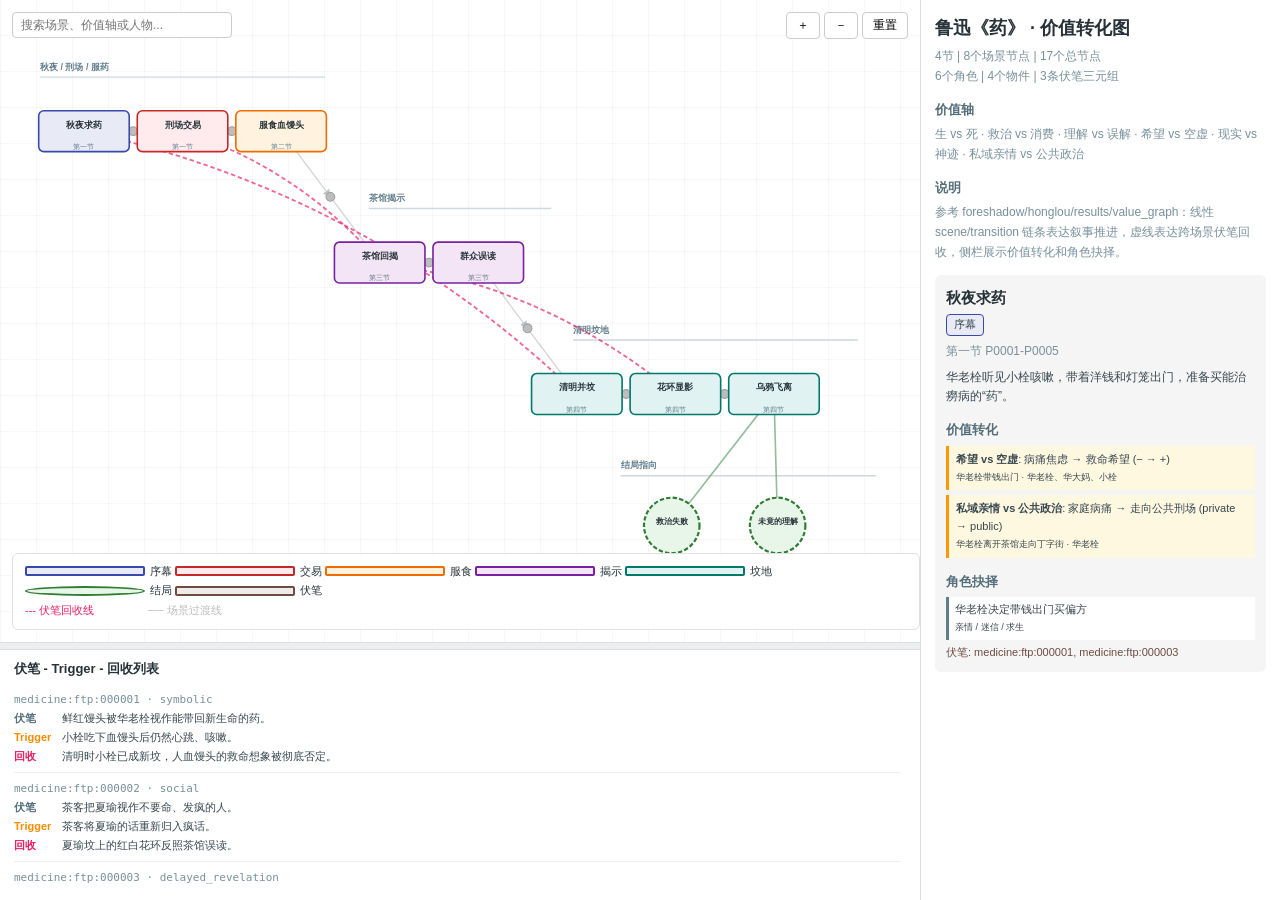
<file: foreshadow/short_stories/results/medicine_analysis_demo/medicine_value_graph_visualization.html>
<!doctype html>
<html lang="zh-CN">
<head>
<meta charset="utf-8">
<meta name="viewport" content="width=device-width, initial-scale=1">
<title>鲁迅《药》 · 价值转化图</title>
<style>
* { box-sizing: border-box; margin: 0; padding: 0; }
body {
  width: 100vw;
  height: 100vh;
  overflow: hidden;
  background: #fafafa;
  color: #263238;
  font-family: "Segoe UI", Tahoma, Geneva, Verdana, "Noto Sans CJK SC", "Microsoft YaHei", sans-serif;
}
#app { display: flex; width: 100%; height: 100%; }
#graph-panel { flex: 1; min-width: 0; display: flex; flex-direction: column; }
#graph-canvas {
  flex: 1;
  min-height: 0;
  position: relative;
  background:
    linear-gradient(90deg, rgba(96,125,139,.06) 1px, transparent 1px),
    linear-gradient(0deg, rgba(96,125,139,.05) 1px, transparent 1px),
    #fff;
  background-size: 36px 36px;
}
svg#main-svg { width: 100%; height: 100%; display: block; }
#sidebar {
  width: 360px;
  min-width: 300px;
  border-left: 1px solid #ddd;
  overflow-y: auto;
  padding: 16px 14px;
  background: #fff;
}
#sidebar h1 { font-size: 18px; color: #263238; margin-bottom: 6px; }
#sidebar h2 { font-size: 13px; color: #546e7a; margin: 14px 0 5px; }
#sidebar .stat { font-size: 12px; color: #78909c; line-height: 1.7; }
#detail {
  margin-top: 12px;
  padding: 11px;
  background: #f5f5f5;
  border-radius: 6px;
  font-size: 12px;
  line-height: 1.58;
  color: #37474f;
}
#detail .title { font-size: 15px; font-weight: 700; color: #263238; }
#detail .group {
  display: inline-block;
  margin: 5px 0;
  padding: 1px 7px;
  border-radius: 4px;
  font-size: 11px;
}
#detail .vt {
  margin: 5px 0;
  padding: 5px 7px;
  border-left: 3px solid #ff9800;
  font-size: 11px;
  background: #fff8e1;
}
#detail .decision {
  margin: 4px 0;
  padding: 4px 6px;
  border-left: 3px solid #607d8b;
  background: #fff;
  font-size: 11px;
}
#detail .ref { font-size: 11px; color: #6d4c41; margin-top: 4px; }
#legend {
  position: absolute;
  left: 12px;
  bottom: 12px;
  padding: 8px 12px;
  background: rgba(255,255,255,.94);
  border-radius: 6px;
  border: 1px solid #e0e0e0;
  font-size: 11px;
  line-height: 1.8;
  z-index: 4;
}
#legend span { display: inline-block; min-width: 120px; }
#legend .dot {
  display: inline-block;
  width: 10px;
  height: 10px;
  border-radius: 2px;
  margin-right: 5px;
  vertical-align: middle;
  position: relative;
  top: -1px;
}
#legend .dot.ending { border-radius: 50%; }
#controls {
  position: absolute;
  right: 12px;
  top: 12px;
  display: flex;
  gap: 4px;
  z-index: 5;
}
#controls button {
  padding: 4px 10px;
  border: 1px solid #ccc;
  border-radius: 4px;
  background: #fff;
  cursor: pointer;
  font-size: 12px;
}
#controls button:hover { background: #f5f5f5; }
#search { position: absolute; left: 12px; top: 12px; z-index: 5; }
#search input {
  padding: 5px 8px;
  border: 1px solid #ccc;
  border-radius: 4px;
  width: 220px;
  font-size: 12px;
}
#panel-resizer {
  height: 8px;
  border-top: 1px solid #ddd;
  border-bottom: 1px solid #ddd;
  background: #eceff1;
  cursor: row-resize;
  flex: 0 0 auto;
}
#foreshadow-panel {
  height: 250px;
  min-height: 120px;
  max-height: 70vh;
  background: #fff;
  padding: 10px 14px;
  overflow: hidden;
  display: flex;
  flex-direction: column;
}
#foreshadow-panel h2 { font-size: 13px; color: #263238; margin-bottom: 6px; }
#foreshadow-list {
  flex: 1;
  min-height: 0;
  overflow-y: auto;
  padding-right: 6px;
}
.foreshadow-item {
  padding: 7px 0;
  border-bottom: 1px solid #eee;
  font-size: 11px;
  line-height: 1.55;
  color: #37474f;
}
.foreshadow-item .meta { color: #78909c; font-family: Consolas, "SFMono-Regular", monospace; }
.foreshadow-item .stage { margin-top: 2px; }
.foreshadow-item .stage-label { display: inline-block; min-width: 48px; font-weight: 700; color: #546e7a; }
.foreshadow-item .trigger .stage-label { color: #fb8c00; }
.foreshadow-item .payoff .stage-label { color: #e91e63; }
.edge-label { font-size: 10px; fill: #78909c; pointer-events: none; }
.tooltip {
  position: absolute;
  pointer-events: none;
  padding: 6px 8px;
  background: rgba(33,33,33,.88);
  color: #fff;
  border-radius: 4px;
  font-size: 11px;
  max-width: 260px;
  line-height: 1.4;
  display: none;
  z-index: 10;
}
</style>
</head>
<body>
<div id="app">
  <div id="graph-panel">
    <div id="graph-canvas">
      <svg id="main-svg" viewBox="0 0 1260 820" aria-label="《药》价值转化图"></svg>
      <div id="search"><input type="text" placeholder="搜索场景、价值轴或人物..." id="search-input"></div>
      <div id="controls">
        <button type="button" onclick="zoomIn()">＋</button>
        <button type="button" onclick="zoomOut()">－</button>
        <button type="button" onclick="zoomReset()">重置</button>
      </div>
      <div id="legend"></div>
      <div class="tooltip" id="tooltip"></div>
    </div>
    <div id="panel-resizer" title="拖拽调整伏笔列表高度"></div>
    <div id="foreshadow-panel">
      <h2>伏笔 - Trigger - 回收列表</h2>
      <div id="foreshadow-list"></div>
    </div>
  </div>
  <aside id="sidebar">
    <h1>鲁迅《药》 · 价值转化图</h1>
    <p class="stat">4节 | 8个场景节点 | 17个总节点</p>
    <p class="stat">6个角色 | 4个物件 | 3条伏笔三元组</p>
    <h2>价值轴</h2>
    <p class="stat">生 vs 死 · 救治 vs 消费 · 理解 vs 误解 · 希望 vs 空虚 · 现实 vs 神迹 · 私域亲情 vs 公共政治</p>
    <h2>说明</h2>
    <p class="stat">参考 foreshadow/honglou/results/value_graph：线性 scene/transition 链条表达叙事推进，虚线表达跨场景伏笔回收，侧栏展示价值转化和角色抉择。</p>
    <div id="detail"><em>点击节点查看详情</em></div>
  </aside>
</div>

<script>
const data = {
  groups: {
    Prologue: { fill: "#e8eaf6", stroke: "#3949ab", label: "序幕" },
    Act1_Trade: { fill: "#ffebee", stroke: "#c62828", label: "交易" },
    Act2_Consumption: { fill: "#fff3e0", stroke: "#ef6c00", label: "服食" },
    Act3_Reveal: { fill: "#f3e5f5", stroke: "#7b1fa2", label: "揭示" },
    Act4_Grave: { fill: "#e0f2f1", stroke: "#00796b", label: "坟地" },
    Endings: { fill: "#e8f5e9", stroke: "#2e7d32", label: "结局" },
    ForeshadowLines: { fill: "#efebe9", stroke: "#6d4c41", label: "伏笔" }
  },
  scenes: [
    {
      id: "scene_001_秋夜求药", group: "Prologue", title: "秋夜求药", range: "第一节 P0001-P0005",
      narrative: "华老栓听见小栓咳嗽，带着洋钱和灯笼出门，准备买能治癆病的“药”。",
      decisions: [{ decision: "华老栓决定带钱出门买偏方", tags: ["亲情", "迷信", "求生"] }],
      vts: [
        { axis: "希望 vs 空虚", from: "病痛焦虑", to: "救命希望", direction: "− → +", event: "华老栓带钱出门", chars: ["华老栓", "华大妈", "小栓"] },
        { axis: "私域亲情 vs 公共政治", from: "家庭病痛", to: "走向公共刑场", direction: "private → public", event: "华老栓离开茶馆走向丁字街", chars: ["华老栓"] }
      ],
      foreshadow: ["medicine:ftp:000001", "medicine:ftp:000003"], payoff: []
    },
    {
      id: "scene_002_刑场交易", group: "Act1_Trade", title: "刑场交易", range: "第一节 P0006-P0014",
      narrative: "丁字街口士兵和人群聚集，康大叔把滴着鲜血的馒头塞给华老栓，一手收走洋钱。",
      decisions: [{ decision: "康大叔把行刑后的血转手卖给华老栓", tags: ["逐利", "暴力", "消费"] }, { decision: "华老栓交钱接过血馒头", tags: ["迷信", "亲情", "盲从"] }],
      vts: [
        { axis: "救治 vs 消费", from: "革命者之血", to: "民间偏方商品", direction: "+ → −", event: "一手交钱一手交货", chars: ["华老栓", "康大叔", "夏瑜"] },
        { axis: "生 vs 死", from: "刑场死亡", to: "被误认为生命来源", direction: "− → false+", event: "华老栓把血馒头抱回家", chars: ["华老栓", "小栓", "夏瑜"] }
      ],
      foreshadow: ["medicine:ftp:000001", "medicine:ftp:000003"], payoff: []
    },
    {
      id: "scene_003_服食血馒头", group: "Act2_Consumption", title: "服食血馒头", range: "第二节 P0015-P0026",
      narrative: "华家把血馒头烤熟，哄小栓吃下；小栓服食后仍按着胸膛咳嗽。",
      decisions: [{ decision: "华家把人血馒头作为药喂给小栓", tags: ["亲情", "迷信", "误食"] }],
      vts: [
        { axis: "生 vs 死", from: "期待康复", to: "症状仍在", direction: "+ → −", event: "小栓吃下后继续咳嗽", chars: ["小栓", "华老栓", "华大妈"] },
        { axis: "救治 vs 消费", from: "药物想象", to: "暴力被身体消费", direction: "false+ → −", event: "血馒头被烤熟吃下", chars: ["小栓", "夏瑜"] }
      ],
      foreshadow: [], payoff: []
    },
    {
      id: "scene_004_茶馆回揭", group: "Act3_Reveal", title: "茶馆回揭", range: "第三节 P0027-P0041",
      narrative: "康大叔吹嘘人血馒头“包好”，又透露早晨被杀的是夏四奶奶的儿子夏瑜。",
      decisions: [{ decision: "康大叔公开讲述夏瑜被杀和人血馒头", tags: ["炫耀", "暴力", "公共误读"] }],
      vts: [
        { axis: "理解 vs 误解", from: "被遮蔽的死者", to: "被贬低的犯人", direction: "hidden → −", event: "康大叔揭示被杀者是夏瑜", chars: ["康大叔", "夏瑜", "茶客"] },
        { axis: "私域亲情 vs 公共政治", from: "华家的药", to: "夏瑜的政治死亡", direction: "private → public", event: "茶馆谈话回溯解释刑场", chars: ["华家", "夏瑜", "康大叔"] }
      ],
      foreshadow: ["medicine:ftp:000002"], payoff: ["medicine:ftp:000003"]
    },
    {
      id: "scene_005_群众误读", group: "Act3_Reveal", title: "群众误读", range: "第三节 P0041-P0053",
      narrative: "夏瑜在牢中劝牢头造反；茶客短暂板滞后把这理解为疯话，小栓仍拼命咳嗽。",
      decisions: [{ decision: "夏瑜在狱中仍劝牢头造反", tags: ["反抗", "公共政治", "牺牲"] }, { decision: "茶客把夏瑜的话判定为发疯", tags: ["误解", "麻木", "共谋"] }],
      vts: [
        { axis: "理解 vs 误解", from: "革命语言短暂显露", to: "被公众归入疯话", direction: "+ → −", event: "茶客们说夏瑜发了疯", chars: ["夏瑜", "康大叔", "茶客"] },
        { axis: "希望 vs 空虚", from: "药效仍被宣称包好", to: "小栓咳嗽反证无效", direction: "+ → −", event: "小栓趁热闹拼命咳嗽", chars: ["小栓", "康大叔"] }
      ],
      foreshadow: ["medicine:ftp:000002"], payoff: []
    },
    {
      id: "scene_006_清明并坟", group: "Act4_Grave", title: "清明并坟", range: "第四节 P0054-P0059",
      narrative: "华大妈在小栓新坟前祭奠，夏四奶奶到相邻的夏瑜坟前祭奠，两位母亲隔路相遇。",
      decisions: [{ decision: "华大妈跨过小路劝夏四奶奶回去", tags: ["同情", "局限", "丧子"] }],
      vts: [
        { axis: "生 vs 死", from: "服药后的康复期待", to: "小栓新坟", direction: "+ → −", event: "清明华大妈给小栓上坟", chars: ["华大妈", "小栓"] },
        { axis: "私域亲情 vs 公共政治", from: "穷人与死刑者分隔", to: "两位母亲丧子并置", direction: "separate → adjacent", event: "两座坟一字儿排着", chars: ["华大妈", "夏四奶奶", "小栓", "夏瑜"] }
      ],
      foreshadow: [], payoff: ["medicine:ftp:000001"]
    },
    {
      id: "scene_007_花环显影", group: "Act4_Grave", title: "花环显影", range: "第四节 P0060-P0062",
      narrative: "夏瑜坟顶出现红白花环；夏四奶奶震惊并试图解释为儿子显灵或伸冤。",
      decisions: [{ decision: "夏四奶奶把花环理解为儿子显灵或伸冤", tags: ["悲痛", "神迹", "伸冤"] }],
      vts: [
        { axis: "理解 vs 误解", from: "茶馆中的疯子判断", to: "花环暗示有人理解或悼念", direction: "− → partial+", event: "夏瑜坟上出现红白花环", chars: ["夏瑜", "夏四奶奶", "华大妈"] },
        { axis: "希望 vs 空虚", from: "夏瑜线出现微弱余响", to: "华大妈感到小栓之死无意义", direction: "+ / −", event: "华大妈比较两座坟的花", chars: ["华大妈", "小栓", "夏瑜"] }
      ],
      foreshadow: [], payoff: ["medicine:ftp:000002"]
    },
    {
      id: "scene_008_乌鸦飞离", group: "Act4_Grave", title: "乌鸦飞离", range: "第四节 P0062-P0067",
      narrative: "夏四奶奶请求乌鸦飞上坟顶证明显灵；乌鸦最终叫了一声，飞向远处天空。",
      decisions: [{ decision: "夏四奶奶向乌鸦索求神迹证明", tags: ["神迹", "悲痛", "不确定"] }],
      vts: [
        { axis: "现实 vs 神迹", from: "期待超自然确认", to: "乌鸦飞离，证明落空", direction: "+ → −", event: "乌鸦没有飞上坟顶而是飞向远空", chars: ["夏四奶奶", "华大妈", "乌鸦"] },
        { axis: "理解 vs 误解", from: "花环带来的可解释希望", to: "开放的不确定", direction: "partial+ → open", event: "结尾拒绝神迹式闭合", chars: ["夏瑜", "夏四奶奶"] }
      ],
      foreshadow: [], payoff: []
    }
  ],
  endings: [
    { id: "ending_failed_cure", title: "救治失败", group: "Endings", narrative: "人血馒头没有带来生命，只把夏瑜之死转化为小栓死亡的反讽背景。", alignment: ["死", "空虚", "误解", "消费"] },
    { id: "ending_unfinished_revolution", title: "未竟的理解", group: "Endings", narrative: "花环显示理解并未完全断绝；乌鸦飞离又拒绝把这种理解封闭为神迹或报应。", alignment: ["部分理解", "现实", "开放"] }
  ],
  foreshadowLines: [
    { id: "medicine:ftp:000001", type: "symbolic", f: "鲜红馒头被华老栓视作能带回新生命的药。", t: "小栓吃下血馒头后仍然心跳、咳嗽。", p: "清明时小栓已成新坟，人血馒头的救命想象被彻底否定。", source: "scene_001_秋夜求药", target: "scene_006_清明并坟" },
    { id: "medicine:ftp:000002", type: "social", f: "茶客把夏瑜视作不要命、发疯的人。", t: "茶客将夏瑜的话重新归入疯话。", p: "夏瑜坟上的红白花环反照茶馆误读。", source: "scene_004_茶馆回揭", target: "scene_007_花环显影" },
    { id: "medicine:ftp:000003", type: "delayed_revelation", f: "丁字街口的士兵、人群和阴森气氛暗示处刑现场。", t: "华老栓买到滴血馒头，但被杀者身份尚未说明。", p: "康大叔在茶馆揭示早晨被处刑的是夏瑜。", source: "scene_002_刑场交易", target: "scene_004_茶馆回揭" }
  ]
};

const svg = document.getElementById("main-svg");
const graphLayer = document.createElementNS("http://www.w3.org/2000/svg", "g");
const edgeLayer = document.createElementNS("http://www.w3.org/2000/svg", "g");
const nodeLayer = document.createElementNS("http://www.w3.org/2000/svg", "g");
graphLayer.appendChild(edgeLayer);
graphLayer.appendChild(nodeLayer);
svg.appendChild(graphLayer);

const defs = document.createElementNS("http://www.w3.org/2000/svg", "defs");
defs.innerHTML = `
  <marker id="arrow" viewBox="0 0 10 10" refX="9" refY="5" markerWidth="6" markerHeight="6" orient="auto-start-reverse"><path d="M 0 0 L 10 5 L 0 10 z" fill="#90a4ae"></path></marker>
  <marker id="arrow-pink" viewBox="0 0 10 10" refX="9" refY="5" markerWidth="6" markerHeight="6" orient="auto-start-reverse"><path d="M 0 0 L 10 5 L 0 10 z" fill="#e91e63"></path></marker>
  <marker id="arrow-green" viewBox="0 0 10 10" refX="9" refY="5" markerWidth="6" markerHeight="6" orient="auto-start-reverse"><path d="M 0 0 L 10 5 L 0 10 z" fill="#66a06f"></path></marker>
`;
svg.appendChild(defs);

const nodeMap = {};
const allNodes = [];
const sceneY = [150, 150, 150, 330, 330, 510, 510, 510];
data.scenes.forEach((scene, index) => {
  scene.x = 115 + index * 135;
  scene.y = sceneY[index];
  scene.type = "scene_node";
  allNodes.push(scene);
  nodeMap[scene.id] = scene;
});
data.endings.forEach((ending, index) => {
  ending.x = 920 + index * 145;
  ending.y = 690;
  ending.type = "ending_node";
  allNodes.push(ending);
  nodeMap[ending.id] = ending;
});
const transitionNodes = data.scenes.slice(0, -1).map((scene, index) => {
  const next = data.scenes[index + 1];
  const node = {
    id: `trans_${String(index + 1).padStart(3, "0")}`,
    type: "transition_node",
    x: (scene.x + next.x) / 2,
    y: (scene.y + next.y) / 2,
    title: "",
    group: scene.group
  };
  allNodes.push(node);
  nodeMap[node.id] = node;
  return node;
});

const linearEdges = [];
data.scenes.slice(0, -1).forEach((scene, index) => {
  const trans = transitionNodes[index];
  const next = data.scenes[index + 1];
  linearEdges.push({ source: scene.id, target: trans.id, type: "linear" });
  linearEdges.push({ source: trans.id, target: next.id, type: "linear" });
});
for (const ending of data.endings) {
  linearEdges.push({ source: "scene_008_乌鸦飞离", target: ending.id, type: "ending" });
}

function point(node) { return { x: node.x, y: node.y }; }

function makePath(edge) {
  const a = point(nodeMap[edge.source]);
  const b = point(nodeMap[edge.target]);
  if (edge.type === "foreshadow") {
    const dx = b.x - a.x;
    const dy = b.y - a.y;
    const dr = Math.sqrt(dx * dx + dy * dy) * 1.8;
    return `M ${a.x} ${a.y} A ${dr} ${dr} 0 0 1 ${b.x} ${b.y}`;
  }
  return `M ${a.x} ${a.y} L ${b.x} ${b.y}`;
}

function svgEl(name) { return document.createElementNS("http://www.w3.org/2000/svg", name); }

function drawEdges() {
  for (const edge of linearEdges) {
    const path = svgEl("path");
    path.setAttribute("d", makePath(edge));
    path.setAttribute("fill", "none");
    path.setAttribute("stroke", edge.type === "ending" ? "#66a06f" : "#bdbdbd");
    path.setAttribute("stroke-width", edge.type === "ending" ? "2.2" : "1.8");
    path.setAttribute("opacity", edge.type === "ending" ? ".7" : ".62");
    path.setAttribute("marker-end", edge.type === "ending" ? "url(#arrow-green)" : "url(#arrow)");
    edgeLayer.appendChild(path);
  }
  for (const row of data.foreshadowLines) {
    const path = svgEl("path");
    path.setAttribute("d", makePath({ source: row.source, target: row.target, type: "foreshadow" }));
    path.setAttribute("fill", "none");
    path.setAttribute("stroke", "#e91e63");
    path.setAttribute("stroke-width", "2.5");
    path.setAttribute("opacity", ".68");
    path.setAttribute("stroke-dasharray", "6 4");
    path.setAttribute("marker-end", "url(#arrow-pink)");
    edgeLayer.appendChild(path);
  }
}

function wrapText(text, max = 10) {
  const out = [];
  let line = "";
  for (const char of text) {
    line += char;
    if (line.length >= max) {
      out.push(line);
      line = "";
    }
  }
  if (line) out.push(line);
  return out.slice(0, 2);
}

function drawScene(node) {
  const g = svgEl("g");
  g.setAttribute("transform", `translate(${node.x},${node.y})`);
  g.setAttribute("cursor", "pointer");
  g.dataset.nodeId = node.id;
  const colors = data.groups[node.group] || data.groups.Prologue;
  const rect = svgEl("rect");
  rect.setAttribute("x", "-62");
  rect.setAttribute("y", "-28");
  rect.setAttribute("width", "124");
  rect.setAttribute("height", "56");
  rect.setAttribute("rx", "7");
  rect.setAttribute("fill", colors.fill);
  rect.setAttribute("stroke", colors.stroke);
  rect.setAttribute("stroke-width", "2.2");
  g.appendChild(rect);
  wrapText(node.title, 8).forEach((line, index) => {
    const text = svgEl("text");
    text.setAttribute("text-anchor", "middle");
    text.setAttribute("y", index === 0 ? "-5" : "10");
    text.setAttribute("font-size", "12");
    text.setAttribute("font-weight", "700");
    text.setAttribute("fill", "#263238");
    text.textContent = line;
    g.appendChild(text);
  });
  const range = svgEl("text");
  range.setAttribute("text-anchor", "middle");
  range.setAttribute("y", "24");
  range.setAttribute("font-size", "9");
  range.setAttribute("fill", "#607d8b");
  range.textContent = node.range.split(" ")[0];
  g.appendChild(range);
  g.addEventListener("click", () => showDetail(node));
  g.addEventListener("mouseenter", (event) => showTooltip(event, node));
  g.addEventListener("mouseleave", hideTooltip);
  nodeLayer.appendChild(g);
  node.el = g;
}

function drawTransition(node) {
  const g = svgEl("g");
  g.setAttribute("transform", `translate(${node.x},${node.y})`);
  const circle = svgEl("circle");
  circle.setAttribute("r", "6");
  circle.setAttribute("fill", "#bdbdbd");
  circle.setAttribute("stroke", "#9e9e9e");
  circle.setAttribute("stroke-width", "1.5");
  g.appendChild(circle);
  nodeLayer.appendChild(g);
  node.el = g;
}

function drawEnding(node) {
  const g = svgEl("g");
  g.setAttribute("transform", `translate(${node.x},${node.y})`);
  g.setAttribute("cursor", "pointer");
  g.dataset.nodeId = node.id;
  const colors = data.groups.Endings;
  const circle = svgEl("circle");
  circle.setAttribute("r", "38");
  circle.setAttribute("fill", colors.fill);
  circle.setAttribute("stroke", colors.stroke);
  circle.setAttribute("stroke-width", "3");
  circle.setAttribute("stroke-dasharray", "6 3");
  g.appendChild(circle);
  wrapText(node.title, 5).forEach((line, index) => {
    const text = svgEl("text");
    text.setAttribute("text-anchor", "middle");
    text.setAttribute("y", index === 0 ? "-2" : "13");
    text.setAttribute("font-size", "11");
    text.setAttribute("font-weight", "700");
    text.setAttribute("fill", "#263238");
    text.textContent = line;
    g.appendChild(text);
  });
  g.addEventListener("click", () => showDetail(node));
  g.addEventListener("mouseenter", (event) => showTooltip(event, node));
  g.addEventListener("mouseleave", hideTooltip);
  nodeLayer.appendChild(g);
  node.el = g;
}

function drawGroupBands() {
  const bands = [
    { label: "秋夜 / 刑场 / 服药", x: 55, y: 76, w: 390 },
    { label: "茶馆揭示", x: 505, y: 256, w: 250 },
    { label: "清明坟地", x: 785, y: 436, w: 390 },
    { label: "结局指向", x: 850, y: 622, w: 350 }
  ];
  for (const band of bands) {
    const line = svgEl("line");
    line.setAttribute("x1", band.x);
    line.setAttribute("x2", band.x + band.w);
    line.setAttribute("y1", band.y);
    line.setAttribute("y2", band.y);
    line.setAttribute("stroke", "#cfd8dc");
    line.setAttribute("stroke-width", "2");
    graphLayer.insertBefore(line, edgeLayer);
    const text = svgEl("text");
    text.setAttribute("x", band.x);
    text.setAttribute("y", band.y - 10);
    text.setAttribute("font-size", "12");
    text.setAttribute("fill", "#607d8b");
    text.setAttribute("font-weight", "700");
    text.textContent = band.label;
    graphLayer.insertBefore(text, edgeLayer);
  }
}

function drawAll() {
  drawGroupBands();
  drawEdges();
  for (const node of transitionNodes) drawTransition(node);
  for (const scene of data.scenes) drawScene(scene);
  for (const ending of data.endings) drawEnding(ending);
}

function groupBadge(group) {
  const colors = data.groups[group] || data.groups.Prologue;
  return `<span class="group" style="background:${colors.fill};border:1px solid ${colors.stroke};">${data.groups[group]?.label || group}</span>`;
}

function showDetail(node) {
  if (node.type === "transition_node") return;
  const detail = document.getElementById("detail");
  let html = `<div class="title">${node.title}</div>${groupBadge(node.group)}`;
  if (node.range) html += `<p class="stat">${node.range}</p>`;
  if (node.narrative) html += `<p style="margin-top:7px;">${node.narrative}</p>`;
  if (node.vts && node.vts.length) {
    html += `<h2>价值转化</h2>`;
    for (const vt of node.vts) {
      html += `<div class="vt"><b>${vt.axis}</b>: ${vt.from} → ${vt.to} (${vt.direction})<br><small>${vt.event} · ${vt.chars.join("、")}</small></div>`;
    }
  }
  if (node.decisions && node.decisions.length) {
    html += `<h2>角色抉择</h2>`;
    for (const decision of node.decisions) {
      html += `<div class="decision">${decision.decision}<br><small>${decision.tags.join(" / ")}</small></div>`;
    }
  }
  if (node.foreshadow && node.foreshadow.length) html += `<p class="ref">伏笔: ${node.foreshadow.join(", ")}</p>`;
  if (node.payoff && node.payoff.length) html += `<p class="ref">回收: ${node.payoff.join(", ")}</p>`;
  if (node.alignment) html += `<p class="ref">价值侧: ${node.alignment.join(" / ")}</p>`;
  detail.innerHTML = html;
}

function showTooltip(event, node) {
  if (node.type === "transition_node") return;
  const tip = document.getElementById("tooltip");
  tip.style.display = "block";
  tip.style.left = `${event.pageX + 12}px`;
  tip.style.top = `${event.pageY - 10}px`;
  const axes = node.vts ? node.vts.map(v => v.axis).join(" | ") : (node.alignment || []).join(" | ");
  tip.innerHTML = `<b>${node.title}</b><br>${node.range || ""}${axes ? `<br>${axes}` : ""}`;
}
function hideTooltip() {
  document.getElementById("tooltip").style.display = "none";
}

function renderLegend() {
  const legend = document.getElementById("legend");
  const rows = Object.entries(data.groups).map(([key, colors]) => {
    const cls = key === "Endings" ? " ending" : "";
    return `<span><span class="dot${cls}" style="background:${colors.fill};border:2px solid ${colors.stroke}"></span>${colors.label}</span>`;
  });
  rows.push(`<br><span style="color:#e91e63;">--- 伏笔回收线</span>`);
  rows.push(`<span style="color:#bdbdbd;">── 场景过渡线</span>`);
  legend.innerHTML = rows.join("\n");
}

function shortText(value, max = 110) {
  const text = String(value || "").trim();
  return text.length > max ? `${text.slice(0, max - 1)}…` : text;
}

function renderForeshadowList() {
  const list = document.getElementById("foreshadow-list");
  list.innerHTML = data.foreshadowLines.map(row => `
    <div class="foreshadow-item">
      <div class="meta">${row.id} · ${row.type}</div>
      <div class="stage foreshadow"><span class="stage-label">伏笔</span>${shortText(row.f)}</div>
      <div class="stage trigger"><span class="stage-label">Trigger</span>${shortText(row.t)}</div>
      <div class="stage payoff"><span class="stage-label">回收</span>${shortText(row.p)}</div>
    </div>
  `).join("");
}

let zoomScale = 1;
let translateX = 0;
let translateY = 0;
function applyZoom() {
  graphLayer.setAttribute("transform", `translate(${translateX},${translateY}) scale(${zoomScale})`);
}
function zoomIn() { zoomScale = Math.min(3, zoomScale * 1.25); applyZoom(); }
function zoomOut() { zoomScale = Math.max(0.45, zoomScale / 1.25); applyZoom(); }
function zoomReset() { zoomScale = 1; translateX = 0; translateY = 0; applyZoom(); }

let dragging = false;
let lastPoint = null;
svg.addEventListener("mousedown", (event) => {
  dragging = true;
  lastPoint = { x: event.clientX, y: event.clientY };
});
window.addEventListener("mousemove", (event) => {
  if (!dragging || !lastPoint) return;
  translateX += event.clientX - lastPoint.x;
  translateY += event.clientY - lastPoint.y;
  lastPoint = { x: event.clientX, y: event.clientY };
  applyZoom();
});
window.addEventListener("mouseup", () => { dragging = false; lastPoint = null; });

document.getElementById("search-input").addEventListener("input", function() {
  const q = this.value.trim().toLowerCase();
  for (const node of allNodes) {
    if (!node.el || node.type === "transition_node") continue;
    const haystack = [
      node.id, node.title, node.range, node.narrative,
      ...(node.vts || []).flatMap(v => [v.axis, v.from, v.to, v.event, ...(v.chars || [])]),
      ...(node.decisions || []).map(d => d.decision)
    ].join(" ").toLowerCase();
    node.el.setAttribute("opacity", q && !haystack.includes(q) ? "0.18" : "1");
  }
});

function setupPanelResizer() {
  const resizer = document.getElementById("panel-resizer");
  const panel = document.getElementById("foreshadow-panel");
  const graphPanel = document.getElementById("graph-panel");
  let startY = 0;
  let startHeight = 0;
  let active = false;
  resizer.addEventListener("mousedown", (event) => {
    active = true;
    startY = event.clientY;
    startHeight = panel.getBoundingClientRect().height;
    document.body.style.cursor = "row-resize";
    document.body.style.userSelect = "none";
  });
  window.addEventListener("mousemove", (event) => {
    if (!active) return;
    const available = graphPanel.getBoundingClientRect().height;
    const nextHeight = Math.max(120, Math.min(available * 0.7, startHeight - (event.clientY - startY)));
    panel.style.height = `${nextHeight}px`;
  });
  window.addEventListener("mouseup", () => {
    active = false;
    document.body.style.cursor = "";
    document.body.style.userSelect = "";
  });
}

drawAll();
renderLegend();
renderForeshadowList();
setupPanelResizer();
showDetail(data.scenes[0]);
</script>
</body>
</html>
</file>
